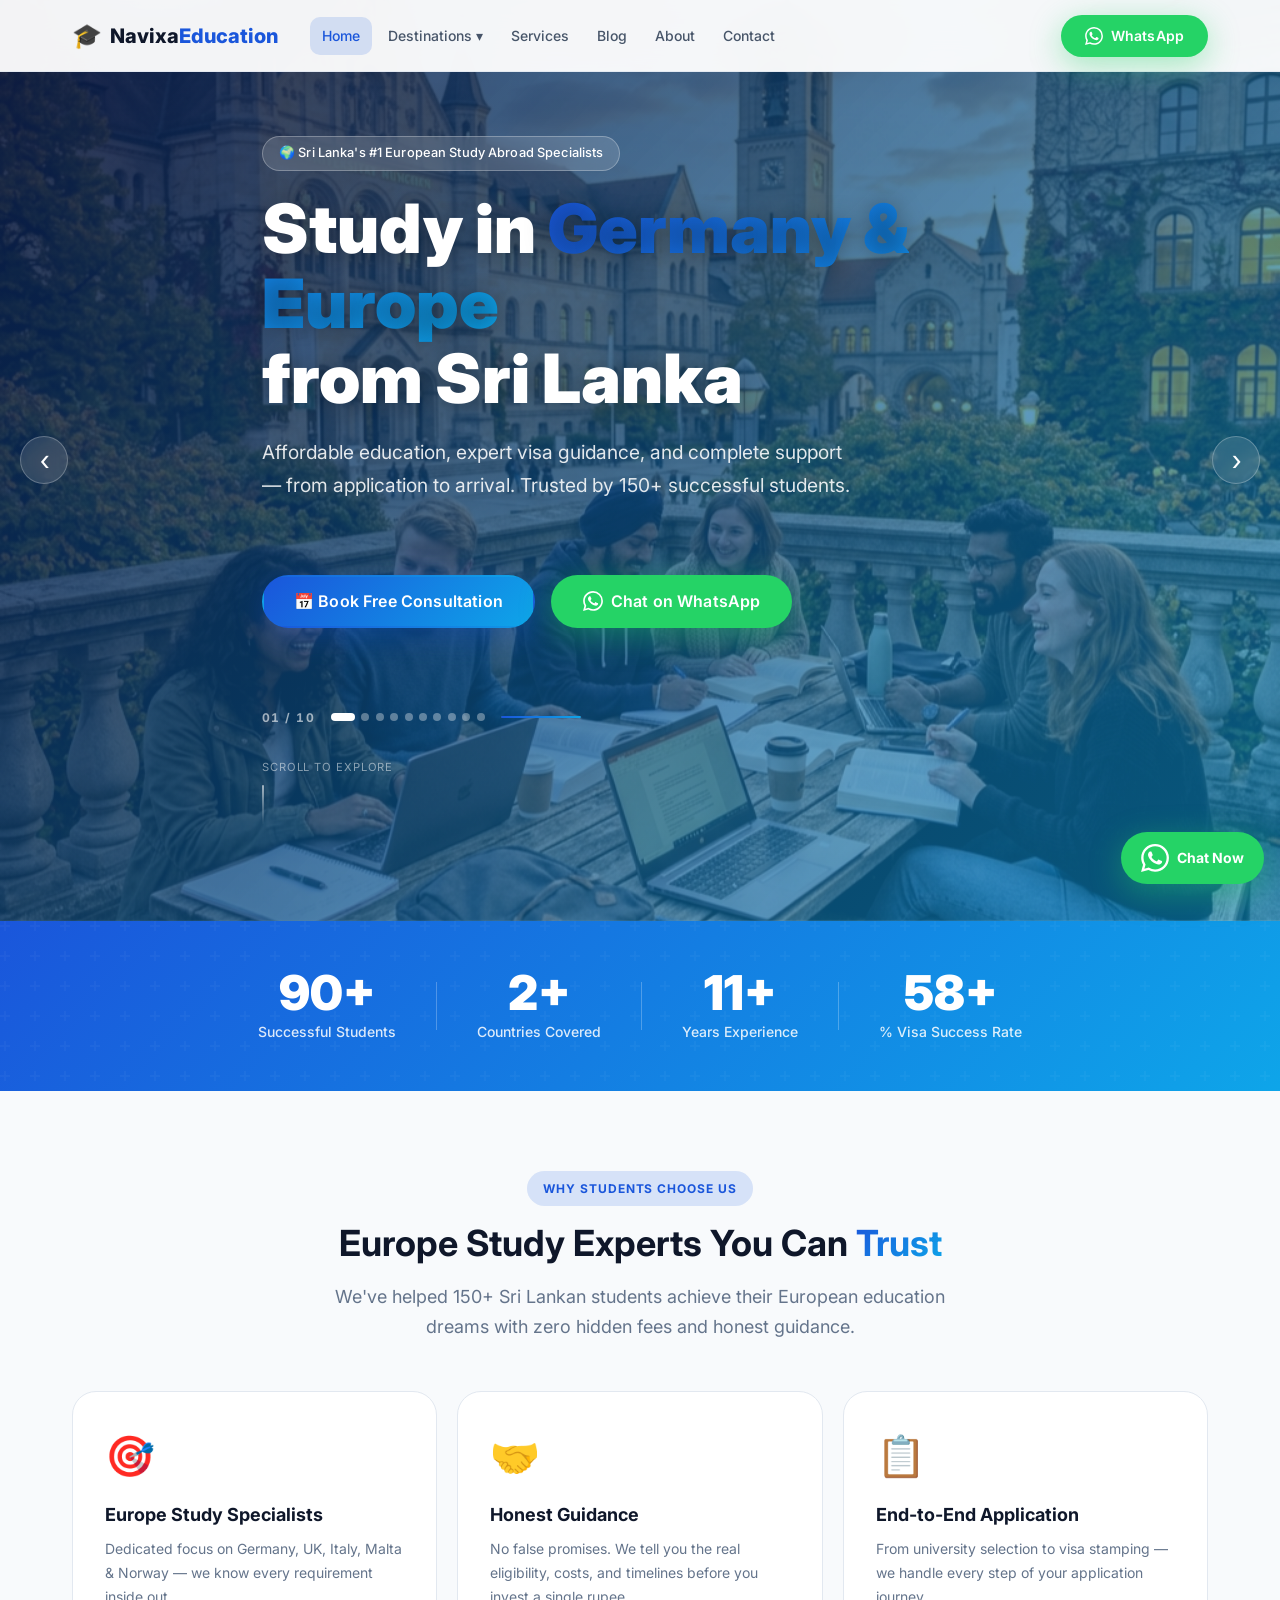
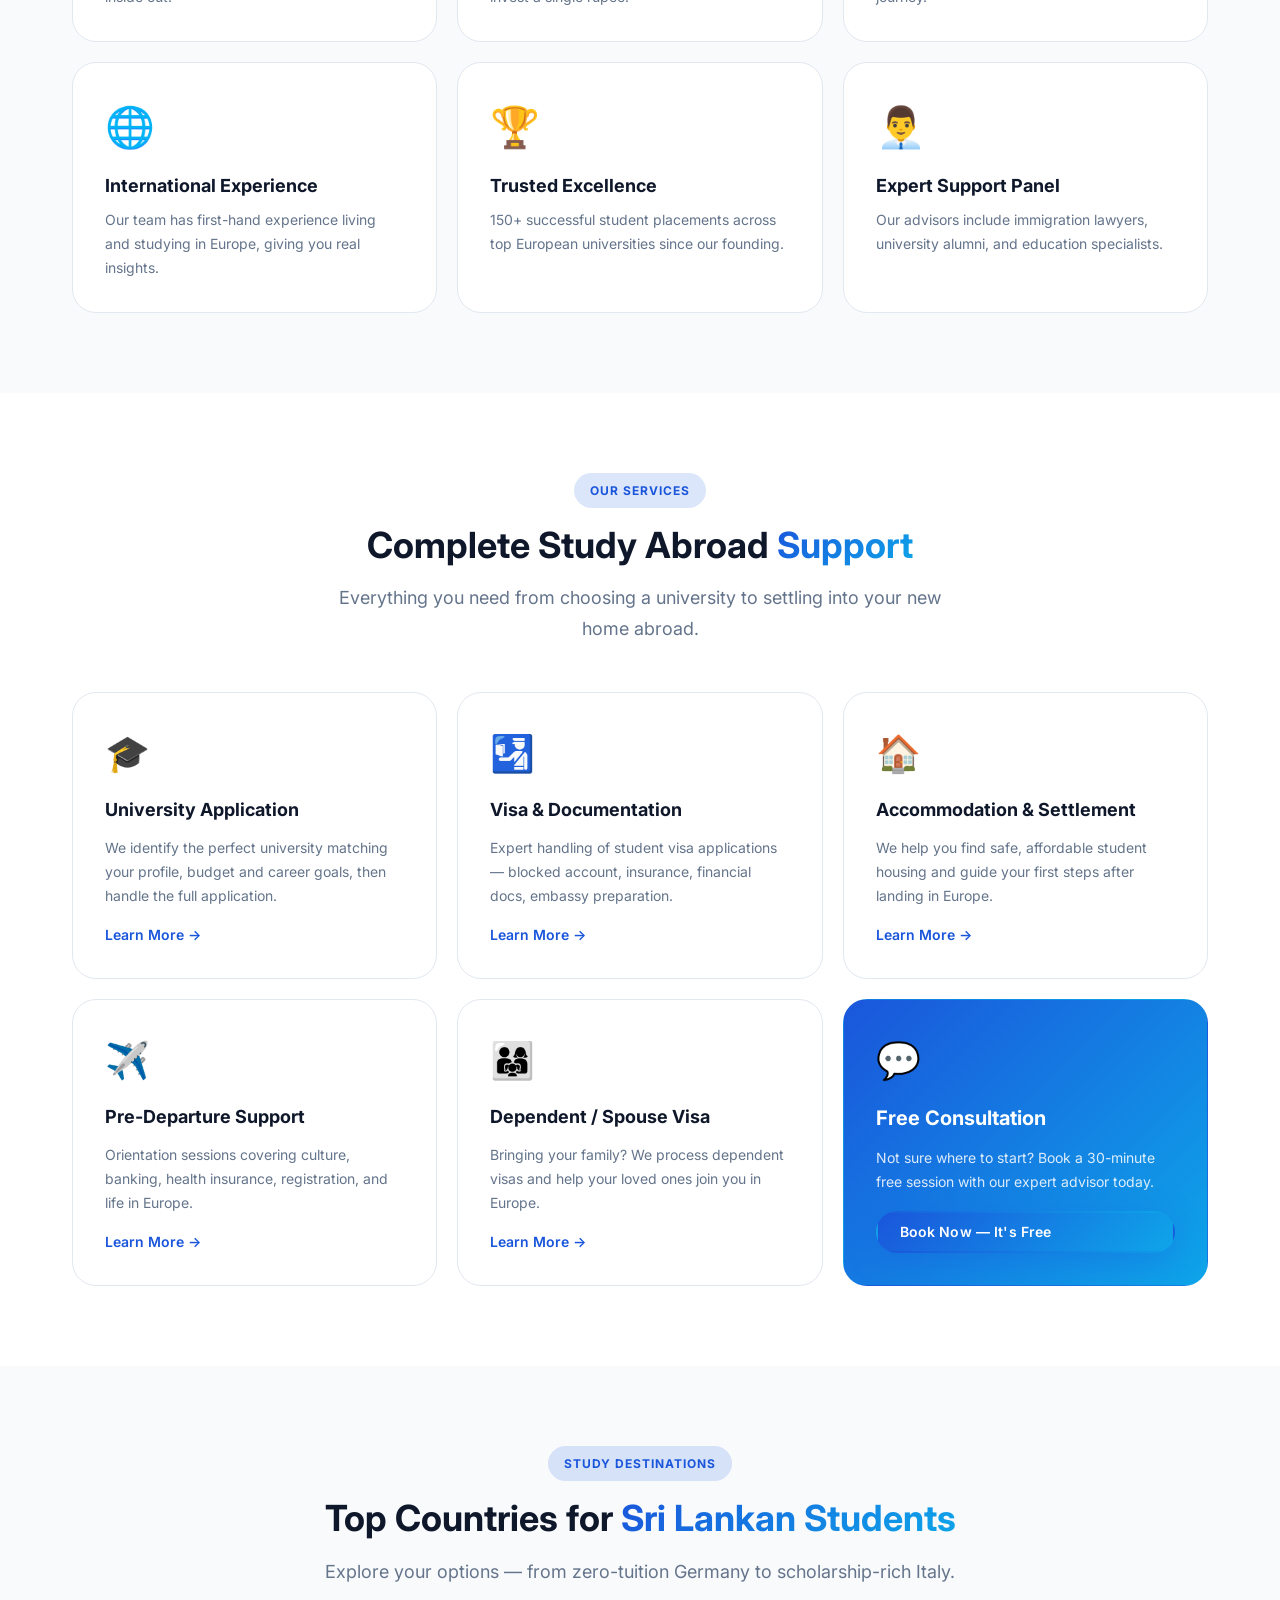
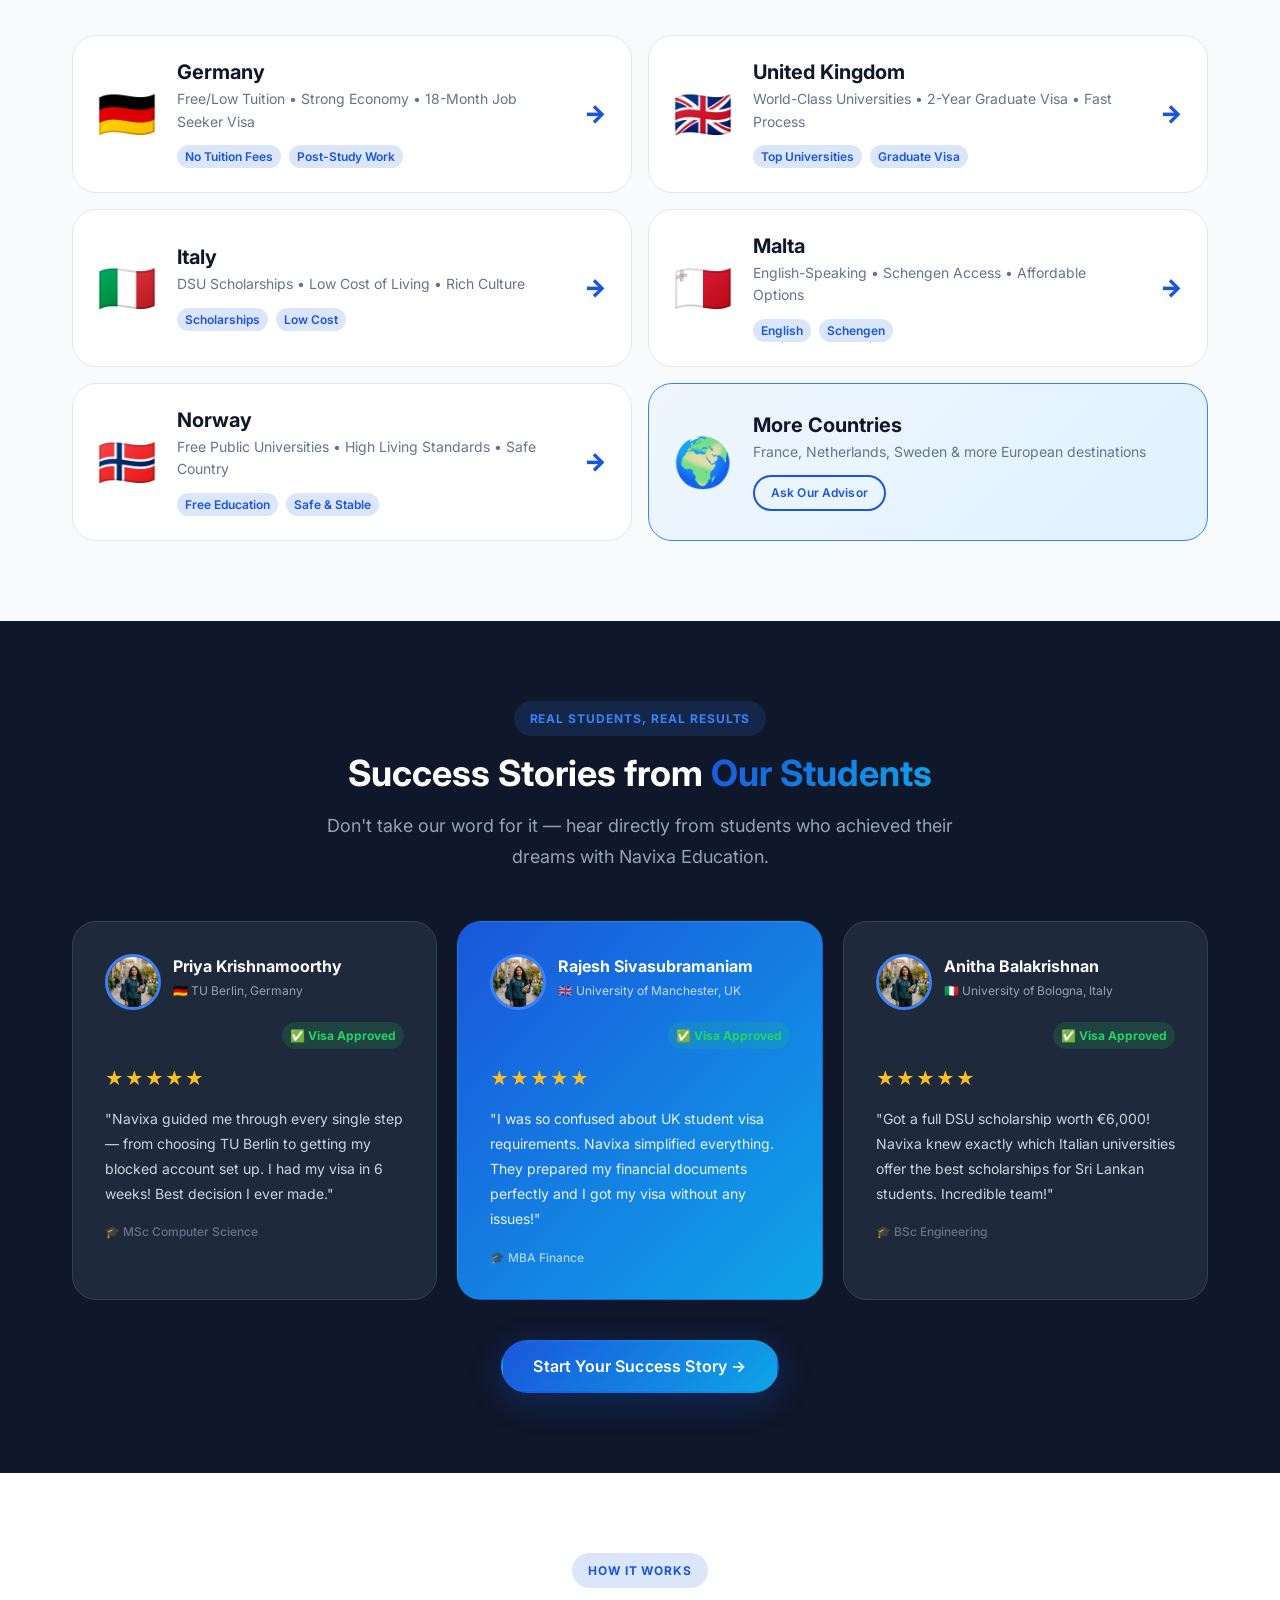
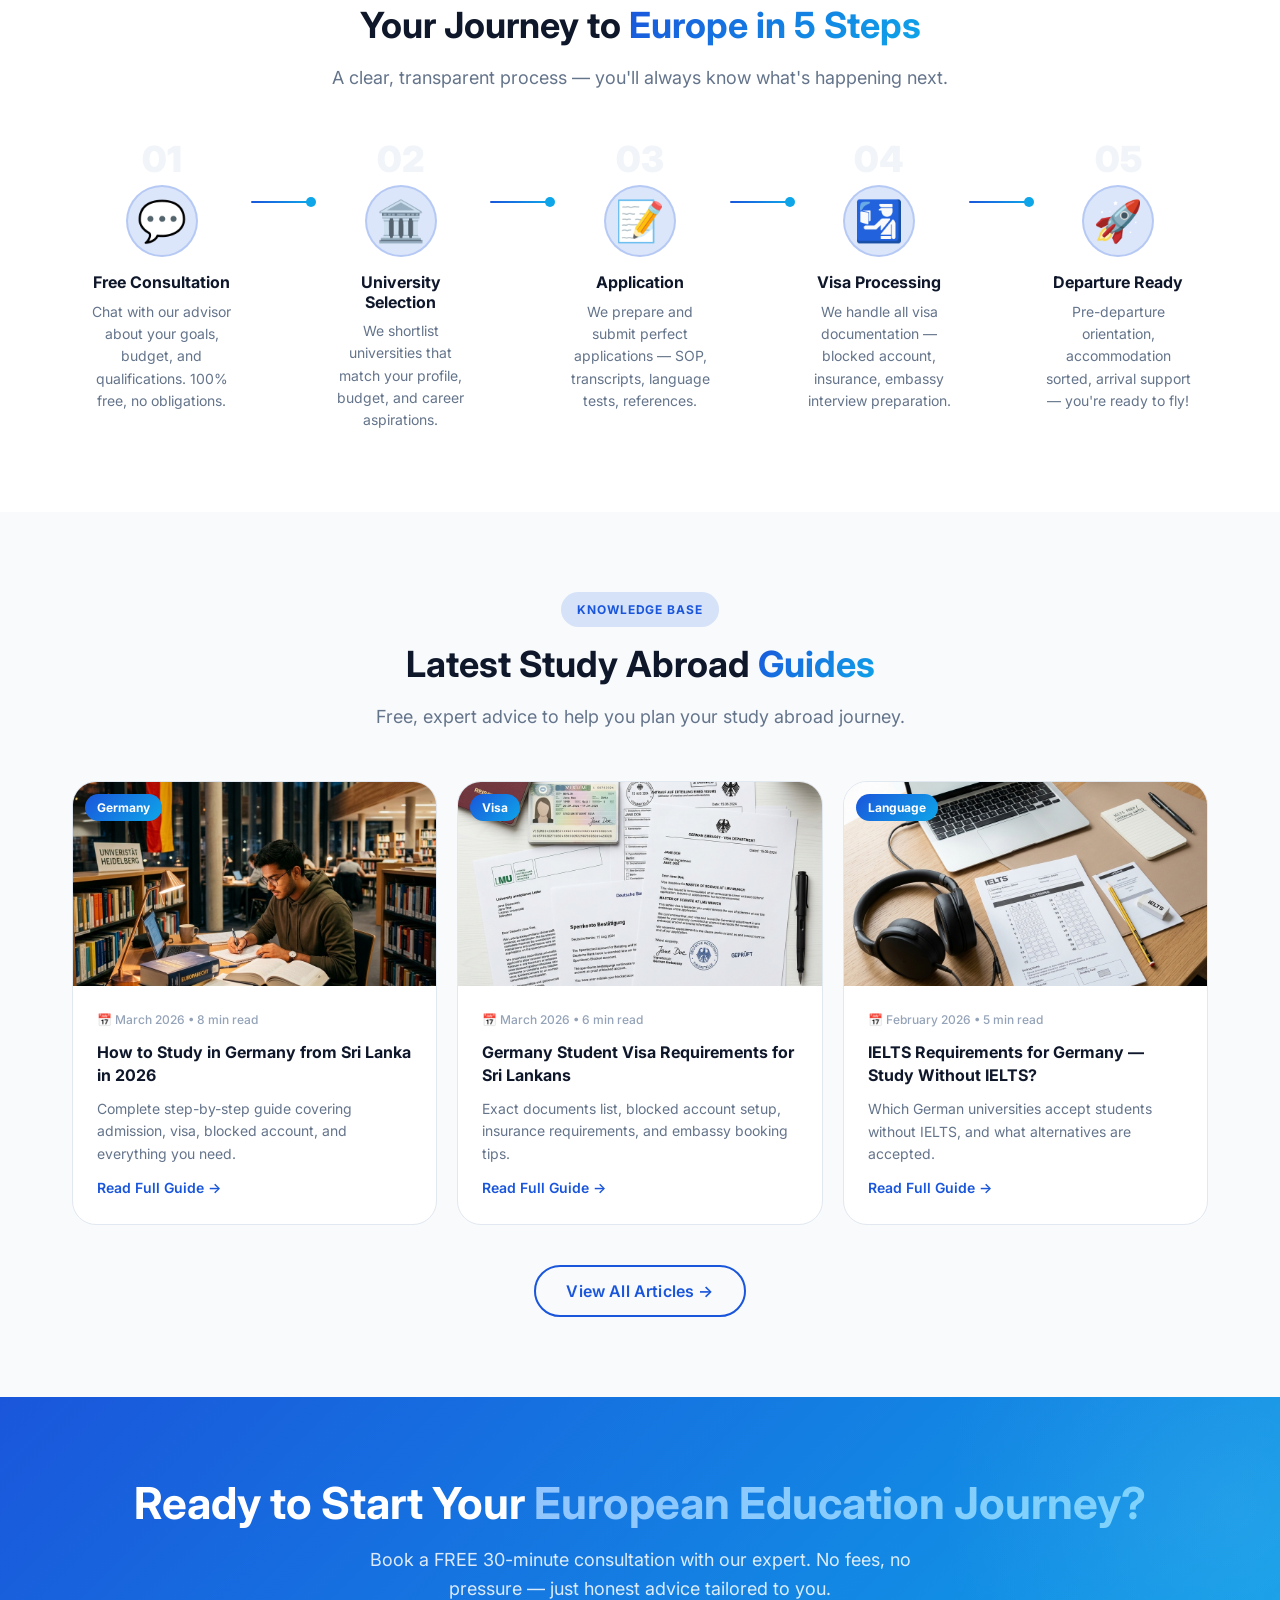
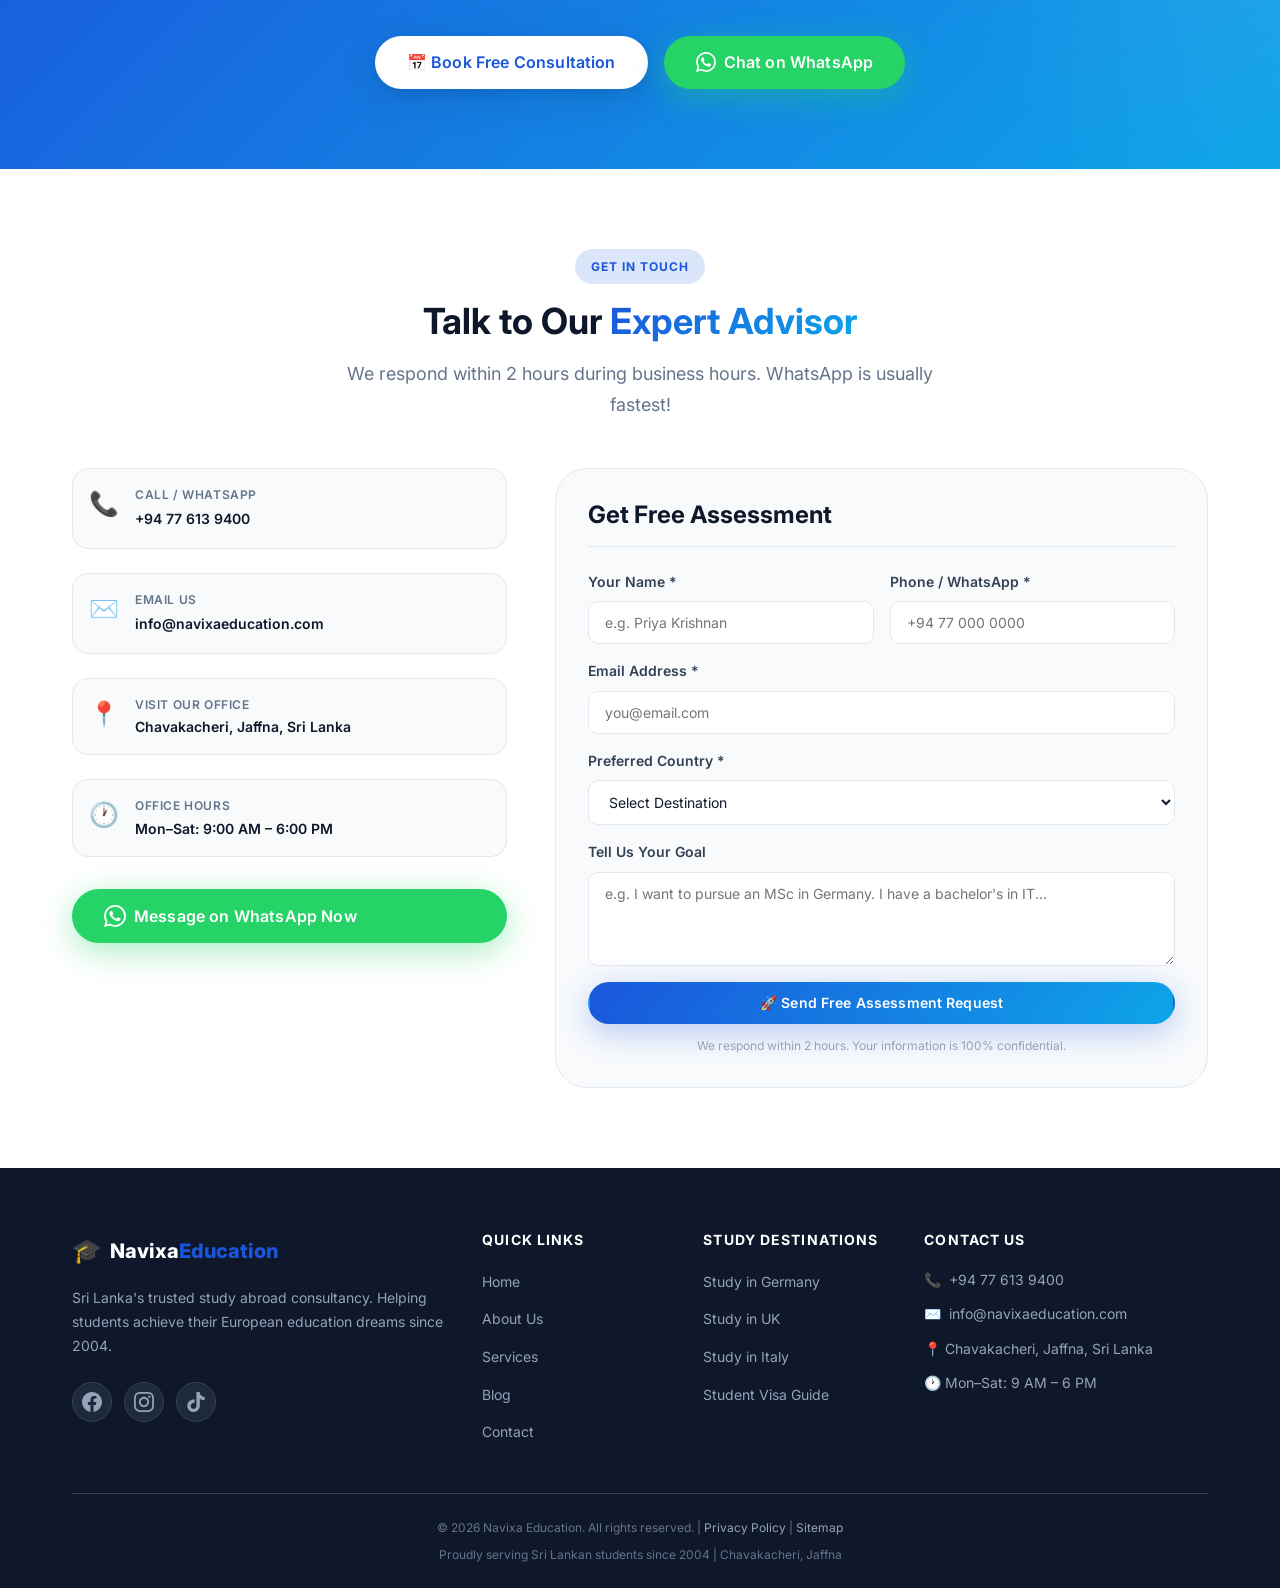
<file: index.html>
<!DOCTYPE html>
<html lang="en">
<head>
  <meta charset="UTF-8" />
  <meta name="viewport" content="width=device-width, initial-scale=1.0" />
  <title>Study in Germany from Sri Lanka | Navixa Education</title>
  <meta name="description" content="Navixa Education - Sri Lanka's trusted study abroad consultancy. Helping students study in Germany, UK, Italy & Europe with expert visa guidance from Jaffna." />
  <meta name="keywords" content="study in Germany Sri Lanka, Germany student visa Sri Lanka, study abroad consultants Jaffna, Europe education Sri Lanka" />
  <meta name="robots" content="index, follow" />
  <meta property="og:title" content="Study in Germany from Sri Lanka | Navixa Education" />
  <meta property="og:description" content="Expert study abroad guidance for Sri Lankan students. Germany, UK, Italy & Europe." />
  <meta property="og:type" content="website" />
  <meta property="og:url" content="https://navixaeducation.com/" />
  <link rel="canonical" href="https://navixaeducation.com/" />
  <link rel="stylesheet" href="css/style.css" />
  <link rel="stylesheet" href="css/responsive.css" />
  <link rel="preconnect" href="https://fonts.googleapis.com" />
  <link rel="preconnect" href="https://fonts.gstatic.com" crossorigin />
  <link href="https://fonts.googleapis.com/css2?family=Inter:wght@300;400;500;600;700;800;900&display=swap" rel="stylesheet" />
  <link rel="icon" type="image/png" href="images/favicon.png" />
</head>
<body>

  <!-- ===== HEADER / NAV ===== -->
  <header class="header" id="header">
    <div class="container nav-container">
      <a href="index.html" class="logo" aria-label="Navixa Education Home">
        <span class="logo-icon">🎓</span>
        <span class="logo-text">Navixa<span class="logo-accent">Education</span></span>
      </a>
      <nav class="nav" aria-label="Main navigation">
        <ul class="nav-list">
          <li><a href="index.html" class="nav-link active">Home</a></li>
          <li class="nav-dropdown">
            <a href="#" class="nav-link">Destinations ▾</a>
            <ul class="dropdown-menu">
              <li><a href="study-in-germany.html">🇩🇪 Germany</a></li>
              <li><a href="study-in-uk.html">🇬🇧 United Kingdom</a></li>
              <li><a href="study-in-italy.html">🇮🇹 Italy</a></li>
              <li><a href="student-visa-sri-lanka.html">🌍 Visa Guide</a></li>
            </ul>
          </li>
          <li><a href="services.html" class="nav-link">Services</a></li>
          <li><a href="blog.html" class="nav-link">Blog</a></li>
          <li><a href="about.html" class="nav-link">About</a></li>
          <li><a href="contact.html" class="nav-link">Contact</a></li>
        </ul>
      </nav>
      <a href="https://wa.me/94776139400?text=Hello%2C%20I%20want%20to%20know%20more%20about%20studying%20abroad" class="btn btn-whatsapp header-cta" target="_blank" rel="noopener noreferrer" id="header-whatsapp-btn">
        <svg width="18" height="18" viewBox="0 0 24 24" fill="currentColor"><path d="M17.472 14.382c-.297-.149-1.758-.867-2.03-.967-.273-.099-.471-.148-.67.15-.197.297-.767.966-.94 1.164-.173.199-.347.223-.644.075-.297-.15-1.255-.463-2.39-1.475-.883-.788-1.48-1.761-1.653-2.059-.173-.297-.018-.458.13-.606.134-.133.298-.347.446-.52.149-.174.198-.298.298-.497.099-.198.05-.371-.025-.52-.075-.149-.669-1.612-.916-2.207-.242-.579-.487-.5-.669-.51-.173-.008-.371-.01-.57-.01-.198 0-.52.074-.792.372-.272.297-1.04 1.016-1.04 2.479 0 1.462 1.065 2.875 1.213 3.074.149.198 2.096 3.2 5.077 4.487.709.306 1.262.489 1.694.625.712.227 1.36.195 1.871.118.571-.085 1.758-.719 2.006-1.413.248-.694.248-1.289.173-1.413-.074-.124-.272-.198-.57-.347m-5.421 7.403h-.004a9.87 9.87 0 01-5.031-1.378l-.361-.214-3.741.982.998-3.648-.235-.374a9.86 9.86 0 01-1.51-5.26c.001-5.45 4.436-9.884 9.888-9.884 2.64 0 5.122 1.03 6.988 2.898a9.825 9.825 0 012.893 6.994c-.003 5.45-4.437 9.884-9.885 9.884m8.413-18.297A11.815 11.815 0 0012.05 0C5.495 0 .16 5.335.157 11.892c0 2.096.547 4.142 1.588 5.945L.057 24l6.305-1.654a11.882 11.882 0 005.683 1.448h.005c6.554 0 11.89-5.335 11.893-11.893a11.821 11.821 0 00-3.48-8.413z"/></svg>
        WhatsApp
      </a>
      <button class="hamburger" id="hamburger" aria-label="Toggle mobile menu" aria-expanded="false">
        <span></span><span></span><span></span>
      </button>
    </div>
  </header>

  <!-- ===== HERO SECTION — Rotating Slider ===== -->
  <section class="hero hero-slider" id="home" aria-label="Hero banner">

    <!-- Slide Backgrounds (Ken Burns) -->
    <div class="hs-slides" id="hs-slides" aria-hidden="true">
      <div class="hs-slide active" data-index="0" style="--overlay:linear-gradient(135deg,rgba(10,25,70,.88) 0%,rgba(14,165,233,.55) 100%)">
        <div class="hs-bg" style="background-image:url('images/hero-bg.jpg')"></div>
        <div class="hs-overlay"></div>
      </div>
      <div class="hs-slide" data-index="1" style="--overlay:linear-gradient(135deg,rgba(15,50,30,.88) 0%,rgba(37,211,102,.45) 100%)">
        <div class="hs-bg" style="background-image:url('images/blog1.jpg')"></div>
        <div class="hs-overlay"></div>
      </div>
      <div class="hs-slide" data-index="2" style="--overlay:linear-gradient(135deg,rgba(60,10,80,.88) 0%,rgba(168,85,247,.5) 100%)">
        <div class="hs-bg" style="background-image:url('images/blog2.jpg')"></div>
        <div class="hs-overlay"></div>
      </div>
      <div class="hs-slide" data-index="3" style="--overlay:linear-gradient(135deg,rgba(80,20,10,.88) 0%,rgba(239,68,68,.5) 100%)">
        <div class="hs-bg" style="background-image:url('images/blog3.jpg')"></div>
        <div class="hs-overlay"></div>
      </div>
      <div class="hs-slide" data-index="4" style="--overlay:linear-gradient(135deg,rgba(10,40,70,.88) 0%,rgba(59,130,246,.55) 100%)">
        <div class="hs-bg" style="background-image:url('images/hero-bg.jpg');background-position:60% center;"></div>
        <div class="hs-overlay"></div>
      </div>
      <div class="hs-slide" data-index="5" style="--overlay:linear-gradient(135deg,rgba(5,25,50,.9) 0%,rgba(14,165,233,.6) 100%)">
        <div class="hs-bg" style="background-image:url('images/blog1.jpg');background-position:30% center;"></div>
        <div class="hs-overlay"></div>
      </div>
      <div class="hs-slide" data-index="6" style="--overlay:linear-gradient(135deg,rgba(30,10,60,.88) 0%,rgba(99,102,241,.55) 100%)">
        <div class="hs-bg" style="background-image:url('images/blog2.jpg');background-position:top center;"></div>
        <div class="hs-overlay"></div>
      </div>
      <div class="hs-slide" data-index="7" style="--overlay:linear-gradient(135deg,rgba(10,60,40,.88) 0%,rgba(16,185,129,.55) 100%)">
        <div class="hs-bg" style="background-image:url('images/blog3.jpg');background-position:bottom center;"></div>
        <div class="hs-overlay"></div>
      </div>
      <div class="hs-slide" data-index="8" style="--overlay:linear-gradient(135deg,rgba(60,30,5,.88) 0%,rgba(245,158,11,.5) 100%)">
        <div class="hs-bg" style="background-image:url('images/hero-bg.jpg');background-position:right center;"></div>
        <div class="hs-overlay"></div>
      </div>
      <div class="hs-slide" data-index="9" style="--overlay:linear-gradient(135deg,rgba(10,10,60,.9) 0%,rgba(139,92,246,.55) 100%)">
        <div class="hs-bg" style="background-image:url('images/blog1.jpg');background-position:left center;"></div>
        <div class="hs-overlay"></div>
      </div>
    </div>

    <!-- Slide Content -->
    <div class="container hs-content-wrap">
      <div class="hs-text" id="hs-text">

        <!-- Slide 0 (default visible) -->
        <div class="hs-text-slide active" data-index="0">
          <div class="hero-badge"><span>🌍 Sri Lanka's #1 European Study Abroad Specialists</span></div>
          <h1 class="hero-title">Study in <span class="text-gradient">Germany & Europe</span><br>from Sri Lanka</h1>
          <p class="hero-subtitle">Affordable education, expert visa guidance, and complete support — from application to arrival. Trusted by 150+ successful students.</p>
        </div>

        <!-- Slide 1 -->
        <div class="hs-text-slide" data-index="1">
          <div class="hero-badge"><span>🇩🇪 Zero Tuition Fees at Top German Universities</span></div>
          <h1 class="hero-title">Study in <span class="text-gradient-green">Germany</span><br>Tuition-Free</h1>
          <p class="hero-subtitle">Public German universities charge near-zero tuition. Earn a world-class degree and stay 18 months on a job seeker visa. We handle everything.</p>
        </div>

        <!-- Slide 2 -->
        <div class="hs-text-slide" data-index="2">
          <div class="hero-badge"><span>🇬🇧 UK Student Visa — Fast & Reliable</span></div>
          <h1 class="hero-title">Study in <span class="text-gradient-purple">UK</span><br>in 1-Year Master's</h1>
          <p class="hero-subtitle">Save a full year with 1-year UK Master's programs. 2-year Graduate Route Visa. Oxford, Cambridge, Manchester — we get you in.</p>
        </div>

        <!-- Slide 3 -->
        <div class="hs-text-slide" data-index="3">
          <div class="hero-badge"><span>🇮🇹 DSU Scholarships up to €6,000 for Sri Lankans</span></div>
          <h1 class="hero-title">Study in <span class="text-gradient-red">Italy</span><br>with Scholarships</h1>
          <p class="hero-subtitle">Italy's DSU grants cover tuition, accommodation & a monthly stipend. Most Sri Lankan families qualify. We've placed 30+ students already.</p>
        </div>

        <!-- Slide 4 -->
        <div class="hs-text-slide" data-index="4">
          <div class="hero-badge"><span>🎯 98% Visa Approval Rate — 150+ Students Placed</span></div>
          <h1 class="hero-title">Start Your <span class="text-gradient">European Dream</span><br>from Jaffna</h1>
          <p class="hero-subtitle">Based in Chavakacheri, Jaffna — Navixa Education is Northern Sri Lanka's most trusted study abroad consultancy. Real results, zero false promises.</p>
        </div>

        <!-- Slide 5 -->
        <div class="hs-text-slide" data-index="5">
          <div class="hero-badge"><span>🛂 Complete Visa Guidance — Embassy Ready</span></div>
          <h1 class="hero-title">Student Visa<br><span class="text-gradient">Approved.</span> Every Time.</h1>
          <p class="hero-subtitle">Our 98% visa success rate comes from meticulous document preparation, financial planning, and mock embassy interview sessions for every student.</p>
        </div>

        <!-- Slide 6 -->
        <div class="hs-text-slide" data-index="6">
          <div class="hero-badge"><span>🏆 End-to-End Support — University to Arrival</span></div>
          <h1 class="hero-title">From Application<br>to <span class="text-gradient-purple">Arrival in Europe</span></h1>
          <p class="hero-subtitle">We handle everything — university selection, SOP writing, visa documents, blocked account, accommodation, and pre-departure orientation. Full package.</p>
        </div>

        <!-- Slide 7 -->
        <div class="hs-text-slide" data-index="7">
          <div class="hero-badge"><span>🇳🇴 Free Education in Norway & Scandinavia</span></div>
          <h1 class="hero-title">Study in <span class="text-gradient-green">Norway</span><br>Absolutely Free</h1>
          <p class="hero-subtitle">Norwegian public universities charge no tuition fees. High living standards, safe environment, and stunning landscapes await Sri Lankan students.</p>
        </div>

        <!-- Slide 8 -->
        <div class="hs-text-slide" data-index="8">
          <div class="hero-badge"><span>💬 Free Consultation — No Hidden Fees Ever</span></div>
          <h1 class="hero-title">Get Honest<br><span class="text-gradient">Expert Advice</span> — Free</h1>
          <p class="hero-subtitle">Book your 30-minute free consultation with our advisor. We assess your profile, explain all options honestly, and build your personalized study roadmap.</p>
        </div>

        <!-- Slide 9 -->
        <div class="hs-text-slide" data-index="9">
          <div class="hero-badge"><span>🌐 5 Countries • 150+ Students • 20+ Years Experience</span></div>
          <h1 class="hero-title">Your Future<br>Starts in <span class="text-gradient-purple">Europe</span> Today</h1>
          <p class="hero-subtitle">Germany, UK, Italy, Malta, Norway — wherever your goals take you, Navixa Education guides you there. Join 150+ Sri Lankan students who made it.</p>
        </div>

      </div><!-- /.hs-text -->

      <!-- CTA Buttons (static, always visible) -->
      <div class="hero-actions hs-actions">
        <a href="contact.html" class="btn btn-primary btn-lg" id="hero-consultation-btn">
          📅 Book Free Consultation
        </a>
        <a href="https://wa.me/94776139400?text=Hello%2C%20I%20want%20a%20free%20consultation%20about%20studying%20abroad" class="btn btn-whatsapp btn-lg" target="_blank" rel="noopener noreferrer" id="hero-whatsapp-btn">
          <svg width="20" height="20" viewBox="0 0 24 24" fill="currentColor"><path d="M17.472 14.382c-.297-.149-1.758-.867-2.03-.967-.273-.099-.471-.148-.67.15-.197.297-.767.966-.94 1.164-.173.199-.347.223-.644.075-.297-.15-1.255-.463-2.39-1.475-.883-.788-1.48-1.761-1.653-2.059-.173-.297-.018-.458.13-.606.134-.133.298-.347.446-.52.149-.174.198-.298.298-.497.099-.198.05-.371-.025-.52-.075-.149-.669-1.612-.916-2.207-.242-.579-.487-.5-.669-.51-.173-.008-.371-.01-.57-.01-.198 0-.52.074-.792.372-.272.297-1.04 1.016-1.04 2.479 0 1.462 1.065 2.875 1.213 3.074.149.198 2.096 3.2 5.077 4.487.709.306 1.262.489 1.694.625.712.227 1.36.195 1.871.118.571-.085 1.758-.719 2.006-1.413.248-.694.248-1.289.173-1.413-.074-.124-.272-.198-.57-.347m-5.421 7.403h-.004a9.87 9.87 0 01-5.031-1.378l-.361-.214-3.741.982.998-3.648-.235-.374a9.86 9.86 0 01-1.51-5.26c.001-5.45 4.436-9.884 9.888-9.884 2.64 0 5.122 1.03 6.988 2.898a9.825 9.825 0 012.893 6.994c-.003 5.45-4.437 9.884-9.885 9.884m8.413-18.297A11.815 11.815 0 0012.05 0C5.495 0 .16 5.335.157 11.892c0 2.096.547 4.142 1.588 5.945L.057 24l6.305-1.654a11.882 11.882 0 005.683 1.448h.005c6.554 0 11.89-5.335 11.893-11.893a11.821 11.821 0 00-3.48-8.413z"/></svg>
          Chat on WhatsApp
        </a>
      </div>

      <!-- Slide Counter + Dots -->
      <div class="hs-nav">
        <span class="hs-counter" id="hs-counter" aria-live="polite">01 / 10</span>
        <div class="hs-dots" id="hs-dots" role="tablist" aria-label="Slide navigation">
          <button class="hs-dot active" data-dot="0" role="tab" aria-label="Slide 1" aria-selected="true"></button>
          <button class="hs-dot" data-dot="1" role="tab" aria-label="Slide 2" aria-selected="false"></button>
          <button class="hs-dot" data-dot="2" role="tab" aria-label="Slide 3" aria-selected="false"></button>
          <button class="hs-dot" data-dot="3" role="tab" aria-label="Slide 4" aria-selected="false"></button>
          <button class="hs-dot" data-dot="4" role="tab" aria-label="Slide 5" aria-selected="false"></button>
          <button class="hs-dot" data-dot="5" role="tab" aria-label="Slide 6" aria-selected="false"></button>
          <button class="hs-dot" data-dot="6" role="tab" aria-label="Slide 7" aria-selected="false"></button>
          <button class="hs-dot" data-dot="7" role="tab" aria-label="Slide 8" aria-selected="false"></button>
          <button class="hs-dot" data-dot="8" role="tab" aria-label="Slide 9" aria-selected="false"></button>
          <button class="hs-dot" data-dot="9" role="tab" aria-label="Slide 10" aria-selected="false"></button>
        </div>
        <!-- Progress bar -->
        <div class="hs-progress"><div class="hs-progress-bar" id="hs-progress-bar"></div></div>
      </div>

      <!-- Scroll Indicator -->
      <div class="hero-scroll">
        <span>Scroll to explore</span>
        <div class="scroll-indicator"></div>
      </div>

    </div><!-- /.container -->

    <!-- Prev / Next Arrows -->
    <button class="hs-arrow hs-prev" id="hs-prev" aria-label="Previous slide">&#8249;</button>
    <button class="hs-arrow hs-next" id="hs-next" aria-label="Next slide">&#8250;</button>

  </section>

  <!-- ===== HERO SLIDER STYLES ===== -->
  <style>
  /* ── Gradient text variants ── */
  .text-gradient-green {
    background: linear-gradient(135deg,#22c55e,#4ade80);
    -webkit-background-clip: text; -webkit-text-fill-color: transparent; background-clip: text;
  }
  .text-gradient-purple {
    background: linear-gradient(135deg,#a855f7,#818cf8);
    -webkit-background-clip: text; -webkit-text-fill-color: transparent; background-clip: text;
  }
  .text-gradient-red {
    background: linear-gradient(135deg,#f43f5e,#fb923c);
    -webkit-background-clip: text; -webkit-text-fill-color: transparent; background-clip: text;
  }

  /* ── Slider shell ── */
  .hero-slider {
    position: relative;
    min-height: 100svh;
    min-height: 100vh;
    display: flex;
    align-items: center;
    overflow: hidden;
  }

  /* ── Background slides ── */
  .hs-slides { position: absolute; inset: 0; z-index: 0; }
  .hs-slide {
    position: absolute; inset: 0;
    opacity: 0;
    transition: opacity 1s ease;
  }
  .hs-slide.active { opacity: 1; }
  .hs-bg {
    position: absolute; inset: 0;
    background-size: cover;
    background-position: center;
    transform: scale(1.08);
    transition: transform 10s ease;
    will-change: transform;
  }
  .hs-slide.active .hs-bg { transform: scale(1); } /* Ken Burns zoom out */
  .hs-overlay {
    position: absolute; inset: 0;
    background: var(--overlay, linear-gradient(135deg,rgba(10,25,70,.88),rgba(14,165,233,.55)));
  }

  /* ── Content wrapper ── */
  .hs-content-wrap {
    position: relative; z-index: 2;
    padding-top: calc(var(--header-height, 72px) + 4rem);
    padding-bottom: 6rem;
    display: flex;
    flex-direction: column;
    align-items: flex-start;
    gap: 2rem;
    max-width: 820px;
  }

  /* ── Text slides ── */
  .hs-text { position: relative; width: 100%; }
  .hs-text-slide {
    position: absolute; top: 0; left: 0; width: 100%;
    opacity: 0;
    transform: translateY(20px);
    transition: opacity 0.7s ease, transform 0.7s ease;
    pointer-events: none;
    /* prevent layout collapse */
    visibility: hidden;
  }
  .hs-text-slide.active {
    position: relative;
    opacity: 1;
    transform: translateY(0);
    pointer-events: auto;
    visibility: visible;
  }
  /* Reserve enough height so container doesn't jump */
  .hs-text { min-height: 200px; }

  .hs-text-slide .hero-badge {
    display: inline-flex;
    align-items: center;
    background: rgba(255,255,255,0.14);
    backdrop-filter: blur(12px);
    border: 1px solid rgba(255,255,255,0.28);
    color: #fff;
    padding: 0.4rem 1rem;
    border-radius: 999px;
    font-size: 0.8rem;
    font-weight: 500;
    margin-bottom: 1.25rem;
    letter-spacing: 0.01em;
  }
  .hs-text-slide .hero-title {
    color: #fff;
    font-size: clamp(2rem, 5.5vw, 4.25rem);
    font-weight: 900;
    line-height: 1.1;
    margin-bottom: 1.25rem;
    text-shadow: 0 2px 24px rgba(0,0,0,0.35);
  }
  .hs-text-slide .hero-subtitle {
    color: rgba(255,255,255,0.87);
    font-size: clamp(0.95rem, 2vw, 1.2rem);
    line-height: 1.75;
    max-width: 600px;
  }

  /* ── CTA Buttons ── */
  .hs-actions {
    display: flex;
    gap: 1rem;
    flex-wrap: wrap;
    margin-top: 0;
  }

  /* ── Navigation bar ── */
  .hs-nav {
    display: flex;
    align-items: center;
    gap: 1rem;
    flex-wrap: wrap;
  }
  .hs-counter {
    color: rgba(255,255,255,0.6);
    font-size: 0.75rem;
    font-weight: 700;
    letter-spacing: 0.12em;
    font-variant-numeric: tabular-nums;
    min-width: 40px;
  }
  .hs-dots { display: flex; gap: 0.4rem; }
  .hs-dot {
    width: 8px; height: 8px;
    border-radius: 50%;
    background: rgba(255,255,255,0.35);
    border: none; cursor: pointer;
    transition: all 0.3s ease;
    padding: 0;
  }
  .hs-dot.active {
    background: #fff;
    width: 24px;
    border-radius: 4px;
  }
  .hs-dot:hover { background: rgba(255,255,255,0.7); }

  /* Progress bar */
  .hs-progress {
    flex: 1;
    height: 2px;
    background: rgba(255,255,255,0.15);
    border-radius: 2px;
    min-width: 80px;
    max-width: 200px;
    overflow: hidden;
  }
  .hs-progress-bar {
    height: 100%;
    width: 0%;
    background: linear-gradient(90deg,#1a56db,#0ea5e9);
    border-radius: 2px;
    transition: width linear;
  }

  /* ── Arrows ── */
  .hs-arrow {
    position: absolute; top: 50%; z-index: 3;
    transform: translateY(-50%);
    width: 48px; height: 48px;
    background: rgba(255,255,255,0.12);
    backdrop-filter: blur(8px);
    border: 1px solid rgba(255,255,255,0.25);
    border-radius: 50%;
    color: #fff;
    font-size: 1.75rem;
    line-height: 1;
    display: flex; align-items: center; justify-content: center;
    cursor: pointer;
    transition: all 0.25s ease;
  }
  .hs-arrow:hover {
    background: rgba(255,255,255,0.25);
    transform: translateY(-50%) scale(1.08);
  }
  .hs-prev { left: 1.25rem; }
  .hs-next { right: 1.25rem; }

  /* ── Scroll indicator ── */
  .hero-scroll {
    display: flex;
    flex-direction: column;
    align-items: flex-start;
    gap: 0.5rem;
    color: rgba(255,255,255,0.5);
    font-size: 0.7rem;
    letter-spacing: 0.08em;
    text-transform: uppercase;
  }

  /* ── RESPONSIVE ── */
  @media (max-width: 768px) {
    .hs-content-wrap {
      padding-top: calc(var(--header-height,60px) + 2rem);
      padding-bottom: 5rem;
      gap: 1.5rem;
    }
    .hs-text { min-height: 160px; }
    .hs-text-slide .hero-title { font-size: clamp(1.6rem, 7vw, 2.5rem); }
    .hs-text-slide .hero-subtitle { font-size: 0.9rem; }
    .hs-text-slide .hero-badge { font-size: 0.7rem; padding: 0.3rem 0.75rem; }
    .hs-actions { flex-direction: column; gap: 0.65rem; }
    .hs-actions .btn { width: 100%; justify-content: center; }
    .hs-arrow { width: 38px; height: 38px; font-size: 1.375rem; }
    .hs-prev { left: 0.5rem; }
    .hs-next { right: 0.5rem; }
    .hs-progress { display: none; }
    .hero-scroll { display: none; }
  }
  @media (max-width: 480px) {
    .hs-content-wrap { padding-top: calc(var(--header-height,58px) + 1.5rem); }
    .hs-text { min-height: 140px; }
    .hs-text-slide .hero-title { font-size: clamp(1.4rem, 8vw, 2rem); line-height: 1.15; }
    .hs-text-slide .hero-subtitle { font-size: 0.85rem; }
    .hs-counter { display: none; }
    .hs-arrow { display: none; }
  }
  </style>

  <!-- ===== HERO SLIDER SCRIPT ===== -->
  <script>
  (function () {
    var TOTAL = 10;
    var DELAY = 5000; // 5 seconds
    var current = 0;
    var timer = null;
    var progressTimer = null;
    var startTime = null;

    var slides     = document.querySelectorAll('.hs-slide');
    var textSlides = document.querySelectorAll('.hs-text-slide');
    var dots       = document.querySelectorAll('.hs-dot');
    var counter    = document.getElementById('hs-counter');
    var progressBar= document.getElementById('hs-progress-bar');
    var prevBtn    = document.getElementById('hs-prev');
    var nextBtn    = document.getElementById('hs-next');

    function pad(n) { return n < 10 ? '0' + n : '' + n; }

    function goTo(index) {
      slides[current].classList.remove('active');
      textSlides[current].classList.remove('active');
      dots[current].classList.remove('active');
      dots[current].setAttribute('aria-selected', 'false');

      current = ((index % TOTAL) + TOTAL) % TOTAL;

      slides[current].classList.add('active');
      textSlides[current].classList.add('active');
      dots[current].classList.add('active');
      dots[current].setAttribute('aria-selected', 'true');

      if (counter) counter.textContent = pad(current + 1) + ' / ' + pad(TOTAL);

      resetProgress();
    }

    function next() { goTo(current + 1); }
    function prev() { goTo(current - 1); }

    function resetProgress() {
      if (progressBar) {
        progressBar.style.transition = 'none';
        progressBar.style.width = '0%';
        // Force reflow
        void progressBar.offsetWidth;
        progressBar.style.transition = 'width ' + DELAY + 'ms linear';
        progressBar.style.width = '100%';
      }
    }

    function startAuto() {
      if (timer) clearInterval(timer);
      timer = setInterval(next, DELAY);
      resetProgress();
    }

    function stopAuto() {
      if (timer) clearInterval(timer);
      timer = null;
      if (progressBar) { progressBar.style.transition = 'none'; }
    }

    // Arrow buttons
    if (prevBtn) prevBtn.addEventListener('click', function () { stopAuto(); prev(); startAuto(); });
    if (nextBtn) nextBtn.addEventListener('click', function () { stopAuto(); next(); startAuto(); });

    // Dot buttons
    dots.forEach(function (dot) {
      dot.addEventListener('click', function () {
        var idx = parseInt(dot.getAttribute('data-dot'));
        stopAuto(); goTo(idx); startAuto();
      });
    });

    // Touch/swipe support
    var touchStartX = 0;
    var heroEl = document.querySelector('.hero-slider');
    if (heroEl) {
      heroEl.addEventListener('touchstart', function (e) {
        touchStartX = e.changedTouches[0].screenX;
      }, { passive: true });
      heroEl.addEventListener('touchend', function (e) {
        var diff = touchStartX - e.changedTouches[0].screenX;
        if (Math.abs(diff) > 40) {
          stopAuto();
          if (diff > 0) next(); else prev();
          startAuto();
        }
      }, { passive: true });
    }

    // Pause on hover (desktop)
    if (heroEl) {
      heroEl.addEventListener('mouseenter', stopAuto);
      heroEl.addEventListener('mouseleave', startAuto);
    }

    // Keyboard navigation
    document.addEventListener('keydown', function (e) {
      if (e.key === 'ArrowLeft') { stopAuto(); prev(); startAuto(); }
      if (e.key === 'ArrowRight') { stopAuto(); next(); startAuto(); }
    });

    // Init
    goTo(0);
    startAuto();
  })();
  </script>

  <!-- ===== TRUST BAR ===== -->
  <section class="trust-bar" aria-label="Trust indicators">
    <div class="container">
      <div class="trust-grid">
        <div class="trust-item">
          <div class="trust-number" data-count="150">0</div>
          <div class="trust-label">Successful Students</div>
        </div>
        <div class="trust-divider"></div>
        <div class="trust-item">
          <div class="trust-number" data-count="5">0</div>
          <div class="trust-label">Countries Covered</div>
        </div>
        <div class="trust-divider"></div>
        <div class="trust-item">
          <div class="trust-number" data-count="20">0</div>
          <div class="trust-label">Years Experience</div>
        </div>
        <div class="trust-divider"></div>
        <div class="trust-item">
          <div class="trust-number" data-count="98">0</div>
          <div class="trust-label">% Visa Success Rate</div>
        </div>
      </div>
    </div>
  </section>

  <!-- ===== WHY CHOOSE US ===== -->
  <section class="section why-us" id="why-us" aria-labelledby="why-us-title">
    <div class="container">
      <div class="section-header">
        <div class="section-badge">Why Students Choose Us</div>
        <h2 class="section-title" id="why-us-title">Europe Study Experts You Can <span class="text-gradient">Trust</span></h2>
        <p class="section-subtitle">We've helped 150+ Sri Lankan students achieve their European education dreams with zero hidden fees and honest guidance.</p>
      </div>
      <div class="features-grid">
        <div class="feature-card">
          <div class="feature-icon" aria-hidden="true">🎯</div>
          <h3>Europe Study Specialists</h3>
          <p>Dedicated focus on Germany, UK, Italy, Malta & Norway — we know every requirement inside out.</p>
        </div>
        <div class="feature-card">
          <div class="feature-icon" aria-hidden="true">🤝</div>
          <h3>Honest Guidance</h3>
          <p>No false promises. We tell you the real eligibility, costs, and timelines before you invest a single rupee.</p>
        </div>
        <div class="feature-card">
          <div class="feature-icon" aria-hidden="true">📋</div>
          <h3>End-to-End Application</h3>
          <p>From university selection to visa stamping — we handle every step of your application journey.</p>
        </div>
        <div class="feature-card">
          <div class="feature-icon" aria-hidden="true">🌐</div>
          <h3>International Experience</h3>
          <p>Our team has first-hand experience living and studying in Europe, giving you real insights.</p>
        </div>
        <div class="feature-card">
          <div class="feature-icon" aria-hidden="true">🏆</div>
          <h3>Trusted Excellence</h3>
          <p>150+ successful student placements across top European universities since our founding.</p>
        </div>
        <div class="feature-card">
          <div class="feature-icon" aria-hidden="true">👨‍💼</div>
          <h3>Expert Support Panel</h3>
          <p>Our advisors include immigration lawyers, university alumni, and education specialists.</p>
        </div>
      </div>
    </div>
  </section>

  <!-- ===== SERVICES ===== -->
  <section class="section services-section" id="services" aria-labelledby="services-title">
    <div class="container">
      <div class="section-header">
        <div class="section-badge">Our Services</div>
        <h2 class="section-title" id="services-title">Complete Study Abroad <span class="text-gradient">Support</span></h2>
        <p class="section-subtitle">Everything you need from choosing a university to settling into your new home abroad.</p>
      </div>
      <div class="services-grid">
        <a href="services.html#university" class="service-card" id="service-university">
          <div class="service-icon" aria-hidden="true">🎓</div>
          <h3>University Application</h3>
          <p>We identify the perfect university matching your profile, budget and career goals, then handle the full application.</p>
          <span class="service-link">Learn More →</span>
        </a>
        <a href="services.html#visa" class="service-card" id="service-visa">
          <div class="service-icon" aria-hidden="true">🛂</div>
          <h3>Visa & Documentation</h3>
          <p>Expert handling of student visa applications — blocked account, insurance, financial docs, embassy preparation.</p>
          <span class="service-link">Learn More →</span>
        </a>
        <a href="services.html#accommodation" class="service-card" id="service-accommodation">
          <div class="service-icon" aria-hidden="true">🏠</div>
          <h3>Accommodation & Settlement</h3>
          <p>We help you find safe, affordable student housing and guide your first steps after landing in Europe.</p>
          <span class="service-link">Learn More →</span>
        </a>
        <a href="services.html#predeparture" class="service-card" id="service-predeparture">
          <div class="service-icon" aria-hidden="true">✈️</div>
          <h3>Pre-Departure Support</h3>
          <p>Orientation sessions covering culture, banking, health insurance, registration, and life in Europe.</p>
          <span class="service-link">Learn More →</span>
        </a>
        <a href="services.html#dependent" class="service-card" id="service-dependent">
          <div class="service-icon" aria-hidden="true">👨‍👩‍👧</div>
          <h3>Dependent / Spouse Visa</h3>
          <p>Bringing your family? We process dependent visas and help your loved ones join you in Europe.</p>
          <span class="service-link">Learn More →</span>
        </a>
        <div class="service-card service-cta-card">
          <div class="service-icon" aria-hidden="true">💬</div>
          <h3>Free Consultation</h3>
          <p>Not sure where to start? Book a 30-minute free session with our expert advisor today.</p>
          <a href="contact.html" class="btn btn-primary" id="services-consultation-btn">Book Now — It's Free</a>
        </div>
      </div>
    </div>
  </section>

  <!-- ===== COUNTRIES ===== -->
  <section class="section countries-section" id="destinations" aria-labelledby="countries-title">
    <div class="container">
      <div class="section-header">
        <div class="section-badge">Study Destinations</div>
        <h2 class="section-title" id="countries-title">Top Countries for <span class="text-gradient">Sri Lankan Students</span></h2>
        <p class="section-subtitle">Explore your options — from zero-tuition Germany to scholarship-rich Italy.</p>
      </div>
      <div class="countries-grid">
        <a href="study-in-germany.html" class="country-card" id="country-germany">
          <div class="country-flag" aria-hidden="true">🇩🇪</div>
          <div class="country-info">
            <h3>Germany</h3>
            <p>Free/Low Tuition • Strong Economy • 18-Month Job Seeker Visa</p>
            <div class="country-tags">
              <span class="tag">No Tuition Fees</span>
              <span class="tag">Post-Study Work</span>
            </div>
          </div>
          <span class="country-arrow">→</span>
        </a>
        <a href="study-in-uk.html" class="country-card" id="country-uk">
          <div class="country-flag" aria-hidden="true">🇬🇧</div>
          <div class="country-info">
            <h3>United Kingdom</h3>
            <p>World-Class Universities • 2-Year Graduate Visa • Fast Process</p>
            <div class="country-tags">
              <span class="tag">Top Universities</span>
              <span class="tag">Graduate Visa</span>
            </div>
          </div>
          <span class="country-arrow">→</span>
        </a>
        <a href="study-in-italy.html" class="country-card" id="country-italy">
          <div class="country-flag" aria-hidden="true">🇮🇹</div>
          <div class="country-info">
            <h3>Italy</h3>
            <p>DSU Scholarships • Low Cost of Living • Rich Culture</p>
            <div class="country-tags">
              <span class="tag">Scholarships</span>
              <span class="tag">Low Cost</span>
            </div>
          </div>
          <span class="country-arrow">→</span>
        </a>
        <a href="student-visa-sri-lanka.html" class="country-card" id="country-malta">
          <div class="country-flag" aria-hidden="true">🇲🇹</div>
          <div class="country-info">
            <h3>Malta</h3>
            <p>English-Speaking • Schengen Access • Affordable Options</p>
            <div class="country-tags">
              <span class="tag">English</span>
              <span class="tag">Schengen</span>
            </div>
          </div>
          <span class="country-arrow">→</span>
        </a>
        <a href="student-visa-sri-lanka.html" class="country-card" id="country-norway">
          <div class="country-flag" aria-hidden="true">🇳🇴</div>
          <div class="country-info">
            <h3>Norway</h3>
            <p>Free Public Universities • High Living Standards • Safe Country</p>
            <div class="country-tags">
              <span class="tag">Free Education</span>
              <span class="tag">Safe & Stable</span>
            </div>
          </div>
          <span class="country-arrow">→</span>
        </a>
        <div class="country-card country-more-card">
          <div class="country-flag" aria-hidden="true">🌍</div>
          <div class="country-info">
            <h3>More Countries</h3>
            <p>France, Netherlands, Sweden & more European destinations</p>
            <a href="contact.html" class="btn btn-outline btn-sm" id="country-more-btn">Ask Our Advisor</a>
          </div>
        </div>
      </div>
    </div>
  </section>

  <!-- ===== SUCCESS STORIES ===== -->
  <section class="section testimonials-section" id="success-stories" aria-labelledby="testimonials-title">
    <div class="container">
      <div class="section-header">
        <div class="section-badge">Real Students, Real Results</div>
        <h2 class="section-title" id="testimonials-title">Success Stories from <span class="text-gradient">Our Students</span></h2>
        <p class="section-subtitle">Don't take our word for it — hear directly from students who achieved their dreams with Navixa Education.</p>
      </div>
      <div class="testimonials-grid">
        <div class="testimonial-card">
          <div class="testimonial-header">
            <div class="testimonial-avatar" aria-hidden="true">
              <img src="images/student1.jpg" alt="Priya from Jaffna studying in Germany" loading="lazy" width="64" height="64" />
            </div>
            <div>
              <div class="testimonial-name">Priya Krishnamoorthy</div>
              <div class="testimonial-meta">🇩🇪 TU Berlin, Germany</div>
            </div>
            <div class="testimonial-visa-badge">✅ Visa Approved</div>
          </div>
          <div class="stars" aria-label="5 out of 5 stars">★★★★★</div>
          <p class="testimonial-text">"Navixa guided me through every single step — from choosing TU Berlin to getting my blocked account set up. I had my visa in 6 weeks! Best decision I ever made."</p>
          <div class="testimonial-subject">🎓 MSc Computer Science</div>
        </div>
        <div class="testimonial-card featured">
          <div class="testimonial-header">
            <div class="testimonial-avatar" aria-hidden="true">
              <img src="images/student2.jpg" alt="Raj from Colombo studying in UK" loading="lazy" width="64" height="64" />
            </div>
            <div>
              <div class="testimonial-name">Rajesh Sivasubramaniam</div>
              <div class="testimonial-meta">🇬🇧 University of Manchester, UK</div>
            </div>
            <div class="testimonial-visa-badge">✅ Visa Approved</div>
          </div>
          <div class="stars" aria-label="5 out of 5 stars">★★★★★</div>
          <p class="testimonial-text">"I was so confused about UK student visa requirements. Navixa simplified everything. They prepared my financial documents perfectly and I got my visa without any issues!"</p>
          <div class="testimonial-subject">🎓 MBA Finance</div>
        </div>
        <div class="testimonial-card">
          <div class="testimonial-header">
            <div class="testimonial-avatar" aria-hidden="true">
              <img src="images/student3.jpg" alt="Anitha from Vavuniya studying in Italy" loading="lazy" width="64" height="64" />
            </div>
            <div>
              <div class="testimonial-name">Anitha Balakrishnan</div>
              <div class="testimonial-meta">🇮🇹 University of Bologna, Italy</div>
            </div>
            <div class="testimonial-visa-badge">✅ Visa Approved</div>
          </div>
          <div class="stars" aria-label="5 out of 5 stars">★★★★★</div>
          <p class="testimonial-text">"Got a full DSU scholarship worth €6,000! Navixa knew exactly which Italian universities offer the best scholarships for Sri Lankan students. Incredible team!"</p>
          <div class="testimonial-subject">🎓 BSc Engineering</div>
        </div>
      </div>
      <div class="testimonials-cta">
        <a href="contact.html" class="btn btn-primary btn-lg" id="testimonials-start-btn">Start Your Success Story →</a>
      </div>
    </div>
  </section>

  <!-- ===== PROCESS SECTION ===== -->
  <section class="section process-section" id="process" aria-labelledby="process-title">
    <div class="container">
      <div class="section-header">
        <div class="section-badge">How It Works</div>
        <h2 class="section-title" id="process-title">Your Journey to <span class="text-gradient">Europe in 5 Steps</span></h2>
        <p class="section-subtitle">A clear, transparent process — you'll always know what's happening next.</p>
      </div>
      <div class="process-steps">
        <div class="process-step">
          <div class="step-number">01</div>
          <div class="step-icon" aria-hidden="true">💬</div>
          <h3>Free Consultation</h3>
          <p>Chat with our advisor about your goals, budget, and qualifications. 100% free, no obligations.</p>
        </div>
        <div class="process-connector" aria-hidden="true"></div>
        <div class="process-step">
          <div class="step-number">02</div>
          <div class="step-icon" aria-hidden="true">🏛️</div>
          <h3>University Selection</h3>
          <p>We shortlist universities that match your profile, budget, and career aspirations.</p>
        </div>
        <div class="process-connector" aria-hidden="true"></div>
        <div class="process-step">
          <div class="step-number">03</div>
          <div class="step-icon" aria-hidden="true">📝</div>
          <h3>Application</h3>
          <p>We prepare and submit perfect applications — SOP, transcripts, language tests, references.</p>
        </div>
        <div class="process-connector" aria-hidden="true"></div>
        <div class="process-step">
          <div class="step-number">04</div>
          <div class="step-icon" aria-hidden="true">🛂</div>
          <h3>Visa Processing</h3>
          <p>We handle all visa documentation — blocked account, insurance, embassy interview preparation.</p>
        </div>
        <div class="process-connector" aria-hidden="true"></div>
        <div class="process-step">
          <div class="step-number">05</div>
          <div class="step-icon" aria-hidden="true">🚀</div>
          <h3>Departure Ready</h3>
          <p>Pre-departure orientation, accommodation sorted, arrival support — you're ready to fly!</p>
        </div>
      </div>
    </div>
  </section>

  <!-- ===== BLOG SECTION ===== -->
  <section class="section blog-section" id="blog" aria-labelledby="blog-title">
    <div class="container">
      <div class="section-header">
        <div class="section-badge">Knowledge Base</div>
        <h2 class="section-title" id="blog-title">Latest Study Abroad <span class="text-gradient">Guides</span></h2>
        <p class="section-subtitle">Free, expert advice to help you plan your study abroad journey.</p>
      </div>
      <div class="blog-grid">
        <a href="blog/how-to-study-in-germany-from-sri-lanka.html" class="blog-card" id="blog-germany-guide">
          <div class="blog-image">
            <img src="images/blog1.jpg" alt="How to study in Germany from Sri Lanka 2026 guide" loading="lazy" width="400" height="225" />
            <span class="blog-category">Germany</span>
          </div>
          <div class="blog-content">
            <div class="blog-meta">📅 March 2026 • 8 min read</div>
            <h3>How to Study in Germany from Sri Lanka in 2026</h3>
            <p>Complete step-by-step guide covering admission, visa, blocked account, and everything you need.</p>
            <span class="blog-read-more">Read Full Guide →</span>
          </div>
        </a>
        <a href="blog/germany-student-visa-requirements-sri-lanka.html" class="blog-card" id="blog-visa-guide">
          <div class="blog-image">
            <img src="images/blog2.jpg" alt="Germany student visa requirements for Sri Lanka 2026" loading="lazy" width="400" height="225" />
            <span class="blog-category">Visa</span>
          </div>
          <div class="blog-content">
            <div class="blog-meta">📅 March 2026 • 6 min read</div>
            <h3>Germany Student Visa Requirements for Sri Lankans</h3>
            <p>Exact documents list, blocked account setup, insurance requirements, and embassy booking tips.</p>
            <span class="blog-read-more">Read Full Guide →</span>
          </div>
        </a>
        <a href="blog/ielts-requirement-germany.html" class="blog-card" id="blog-ielts-guide">
          <div class="blog-image">
            <img src="images/blog3.jpg" alt="IELTS requirements for Germany and how to study without IELTS" loading="lazy" width="400" height="225" />
            <span class="blog-category">Language</span>
          </div>
          <div class="blog-content">
            <div class="blog-meta">📅 February 2026 • 5 min read</div>
            <h3>IELTS Requirements for Germany — Study Without IELTS?</h3>
            <p>Which German universities accept students without IELTS, and what alternatives are accepted.</p>
            <span class="blog-read-more">Read Full Guide →</span>
          </div>
        </a>
      </div>
      <div class="section-cta">
        <a href="blog.html" class="btn btn-outline btn-lg" id="blog-all-btn">View All Articles →</a>
      </div>
    </div>
  </section>

  <!-- ===== CTA BANNER ===== -->
  <section class="cta-banner" aria-labelledby="cta-title">
    <div class="container">
      <div class="cta-content">
        <h2 id="cta-title">Ready to Start Your <span class="text-gradient-light">European Education Journey?</span></h2>
        <p>Book a FREE 30-minute consultation with our expert. No fees, no pressure — just honest advice tailored to you.</p>
        <div class="cta-actions">
          <a href="contact.html" class="btn btn-white btn-lg" id="cta-book-btn">📅 Book Free Consultation</a>
          <a href="https://wa.me/94776139400?text=Hello%2C%20I%20want%20to%20book%20a%20free%20consultation" class="btn btn-whatsapp btn-lg" target="_blank" rel="noopener noreferrer" id="cta-whatsapp-btn">
            <svg width="20" height="20" viewBox="0 0 24 24" fill="currentColor"><path d="M17.472 14.382c-.297-.149-1.758-.867-2.03-.967-.273-.099-.471-.148-.67.15-.197.297-.767.966-.94 1.164-.173.199-.347.223-.644.075-.297-.15-1.255-.463-2.39-1.475-.883-.788-1.48-1.761-1.653-2.059-.173-.297-.018-.458.13-.606.134-.133.298-.347.446-.52.149-.174.198-.298.298-.497.099-.198.05-.371-.025-.52-.075-.149-.669-1.612-.916-2.207-.242-.579-.487-.5-.669-.51-.173-.008-.371-.01-.57-.01-.198 0-.52.074-.792.372-.272.297-1.04 1.016-1.04 2.479 0 1.462 1.065 2.875 1.213 3.074.149.198 2.096 3.2 5.077 4.487.709.306 1.262.489 1.694.625.712.227 1.36.195 1.871.118.571-.085 1.758-.719 2.006-1.413.248-.694.248-1.289.173-1.413-.074-.124-.272-.198-.57-.347m-5.421 7.403h-.004a9.87 9.87 0 01-5.031-1.378l-.361-.214-3.741.982.998-3.648-.235-.374a9.86 9.86 0 01-1.51-5.26c.001-5.45 4.436-9.884 9.888-9.884 2.64 0 5.122 1.03 6.988 2.898a9.825 9.825 0 012.893 6.994c-.003 5.45-4.437 9.884-9.885 9.884m8.413-18.297A11.815 11.815 0 0012.05 0C5.495 0 .16 5.335.157 11.892c0 2.096.547 4.142 1.588 5.945L.057 24l6.305-1.654a11.882 11.882 0 005.683 1.448h.005c6.554 0 11.89-5.335 11.893-11.893a11.821 11.821 0 00-3.48-8.413z"/></svg>
            Chat on WhatsApp
          </a>
        </div>
      </div>
    </div>
  </section>

  <!-- ===== CONTACT SECTION ===== -->
  <section class="section contact-section" id="contact" aria-labelledby="contact-title">
    <div class="container">
      <div class="section-header">
        <div class="section-badge">Get In Touch</div>
        <h2 class="section-title" id="contact-title">Talk to Our <span class="text-gradient">Expert Advisor</span></h2>
        <p class="section-subtitle">We respond within 2 hours during business hours. WhatsApp is usually fastest!</p>
      </div>
      <div class="contact-grid">
        <div class="contact-info">
          <div class="contact-item">
            <div class="contact-icon" aria-hidden="true">📞</div>
            <div>
              <div class="contact-label">Call / WhatsApp</div>
              <a href="tel:+94776139400" class="contact-value">+94 77 613 9400</a>
            </div>
          </div>
          <div class="contact-item">
            <div class="contact-icon" aria-hidden="true">✉️</div>
            <div>
              <div class="contact-label">Email Us</div>
              <a href="mailto:info@navixaeducation.com" class="contact-value">info@navixaeducation.com</a>
            </div>
          </div>
          <div class="contact-item">
            <div class="contact-icon" aria-hidden="true">📍</div>
            <div>
              <div class="contact-label">Visit Our Office</div>
              <div class="contact-value">Chavakacheri, Jaffna, Sri Lanka</div>
            </div>
          </div>
          <div class="contact-item">
            <div class="contact-icon" aria-hidden="true">🕐</div>
            <div>
              <div class="contact-label">Office Hours</div>
              <div class="contact-value">Mon–Sat: 9:00 AM – 6:00 PM</div>
            </div>
          </div>
          <a href="https://wa.me/94776139400?text=Hello%2C%20I%20have%20a%20question%20about%20studying%20abroad" class="btn btn-whatsapp btn-lg whatsapp-contact-btn" target="_blank" rel="noopener noreferrer" id="contact-whatsapp-btn">
            <svg width="22" height="22" viewBox="0 0 24 24" fill="currentColor"><path d="M17.472 14.382c-.297-.149-1.758-.867-2.03-.967-.273-.099-.471-.148-.67.15-.197.297-.767.966-.94 1.164-.173.199-.347.223-.644.075-.297-.15-1.255-.463-2.39-1.475-.883-.788-1.48-1.761-1.653-2.059-.173-.297-.018-.458.13-.606.134-.133.298-.347.446-.52.149-.174.198-.298.298-.497.099-.198.05-.371-.025-.52-.075-.149-.669-1.612-.916-2.207-.242-.579-.487-.5-.669-.51-.173-.008-.371-.01-.57-.01-.198 0-.52.074-.792.372-.272.297-1.04 1.016-1.04 2.479 0 1.462 1.065 2.875 1.213 3.074.149.198 2.096 3.2 5.077 4.487.709.306 1.262.489 1.694.625.712.227 1.36.195 1.871.118.571-.085 1.758-.719 2.006-1.413.248-.694.248-1.289.173-1.413-.074-.124-.272-.198-.57-.347m-5.421 7.403h-.004a9.87 9.87 0 01-5.031-1.378l-.361-.214-3.741.982.998-3.648-.235-.374a9.86 9.86 0 01-1.51-5.26c.001-5.45 4.436-9.884 9.888-9.884 2.64 0 5.122 1.03 6.988 2.898a9.825 9.825 0 012.893 6.994c-.003 5.45-4.437 9.884-9.885 9.884m8.413-18.297A11.815 11.815 0 0012.05 0C5.495 0 .16 5.335.157 11.892c0 2.096.547 4.142 1.588 5.945L.057 24l6.305-1.654a11.882 11.882 0 005.683 1.448h.005c6.554 0 11.89-5.335 11.893-11.893a11.821 11.821 0 00-3.48-8.413z"/></svg>
            Message on WhatsApp Now
          </a>
        </div>
        <form class="contact-form" id="home-contact-form" novalidate>
          <h3>Get Free Assessment</h3>
          <div class="form-row">
            <div class="form-group">
              <label for="home-name">Your Name *</label>
              <input type="text" id="home-name" name="name" placeholder="e.g. Priya Krishnan" required autocomplete="name" />
            </div>
            <div class="form-group">
              <label for="home-phone">Phone / WhatsApp *</label>
              <input type="tel" id="home-phone" name="phone" placeholder="+94 77 000 0000" required autocomplete="tel" />
            </div>
          </div>
          <div class="form-group">
            <label for="home-email">Email Address *</label>
            <input type="email" id="home-email" name="email" placeholder="you@email.com" required autocomplete="email" />
          </div>
          <div class="form-group">
            <label for="home-country">Preferred Country *</label>
            <select id="home-country" name="country" required>
              <option value="">Select Destination</option>
              <option value="germany">🇩🇪 Germany</option>
              <option value="uk">🇬🇧 United Kingdom</option>
              <option value="italy">🇮🇹 Italy</option>
              <option value="malta">🇲🇹 Malta</option>
              <option value="norway">🇳🇴 Norway</option>
              <option value="other">🌍 Other / Not Sure</option>
            </select>
          </div>
          <div class="form-group">
            <label for="home-message">Tell Us Your Goal</label>
            <textarea id="home-message" name="message" placeholder="e.g. I want to pursue an MSc in Germany. I have a bachelor's in IT..." rows="4"></textarea>
          </div>
          <button type="submit" class="btn btn-primary btn-full" id="home-form-submit">
            🚀 Send Free Assessment Request
          </button>
          <p class="form-disclaimer">We respond within 2 hours. Your information is 100% confidential.</p>
        </form>
      </div>
    </div>
  </section>

  <!-- ===== FOOTER ===== -->
  <footer class="footer" aria-label="Site footer">
    <div class="container">
      <div class="footer-grid">
        <div class="footer-brand">
          <a href="index.html" class="logo footer-logo">
            <span class="logo-icon">🎓</span>
            <span class="logo-text">Navixa<span class="logo-accent">Education</span></span>
          </a>
          <p>Sri Lanka's trusted study abroad consultancy. Helping students achieve their European education dreams since 2004.</p>
          <div class="footer-socials">
            <a href="#" class="social-link" aria-label="Follow Navixa Education on Facebook">
              <svg width="20" height="20" viewBox="0 0 24 24" fill="currentColor"><path d="M24 12.073c0-6.627-5.373-12-12-12s-12 5.373-12 12c0 5.99 4.388 10.954 10.125 11.854v-8.385H7.078v-3.47h3.047V9.43c0-3.007 1.792-4.669 4.533-4.669 1.312 0 2.686.235 2.686.235v2.953H15.83c-1.491 0-1.956.925-1.956 1.874v2.25h3.328l-.532 3.47h-2.796v8.385C19.612 23.027 24 18.062 24 12.073z"/></svg>
            </a>
            <a href="#" class="social-link" aria-label="Follow Navixa Education on Instagram">
              <svg width="20" height="20" viewBox="0 0 24 24" fill="currentColor"><path d="M12 2.163c3.204 0 3.584.012 4.85.07 3.252.148 4.771 1.691 4.919 4.919.058 1.265.069 1.645.069 4.849 0 3.205-.012 3.584-.069 4.849-.149 3.225-1.664 4.771-4.919 4.919-1.266.058-1.644.07-4.85.07-3.204 0-3.584-.012-4.849-.07-3.26-.149-4.771-1.699-4.919-4.92-.058-1.265-.07-1.644-.07-4.849 0-3.204.013-3.583.07-4.849.149-3.227 1.664-4.771 4.919-4.919 1.266-.057 1.645-.069 4.849-.069zm0-2.163c-3.259 0-3.667.014-4.947.072-4.358.2-6.78 2.618-6.98 6.98-.059 1.281-.073 1.689-.073 4.948 0 3.259.014 3.668.072 4.948.2 4.358 2.618 6.78 6.98 6.98 1.281.058 1.689.072 4.948.072 3.259 0 3.668-.014 4.948-.072 4.354-.2 6.782-2.618 6.979-6.98.059-1.28.073-1.689.073-4.948 0-3.259-.014-3.667-.072-4.947-.196-4.354-2.617-6.78-6.979-6.98-1.281-.059-1.69-.073-4.949-.073zm0 5.838c-3.403 0-6.162 2.759-6.162 6.162s2.759 6.163 6.162 6.163 6.162-2.759 6.162-6.163c0-3.403-2.759-6.162-6.162-6.162zm0 10.162c-2.209 0-4-1.79-4-4 0-2.209 1.791-4 4-4s4 1.791 4 4c0 2.21-1.791 4-4 4zm6.406-11.845c-.796 0-1.441.645-1.441 1.44s.645 1.44 1.441 1.44c.795 0 1.439-.645 1.439-1.44s-.644-1.44-1.439-1.44z"/></svg>
            </a>
            <a href="#" class="social-link" aria-label="Follow Navixa Education on TikTok">
              <svg width="20" height="20" viewBox="0 0 24 24" fill="currentColor"><path d="M12.525.02c1.31-.02 2.61-.01 3.91-.02.08 1.53.63 3.09 1.75 4.17 1.12 1.11 2.7 1.62 4.24 1.79v4.03c-1.44-.05-2.89-.35-4.2-.97-.57-.26-1.1-.59-1.62-.93-.01 2.92.01 5.84-.02 8.75-.08 1.4-.54 2.79-1.35 3.94-1.31 1.92-3.58 3.17-5.91 3.21-1.43.08-2.86-.31-4.08-1.03-2.02-1.19-3.44-3.37-3.65-5.71-.02-.5-.03-1-.01-1.49.18-1.9 1.12-3.72 2.58-4.96 1.66-1.44 3.98-2.13 6.15-1.72.02 1.48-.04 2.96-.04 4.44-.99-.32-2.15-.23-3.02.37-.63.41-1.11 1.04-1.36 1.75-.21.51-.15 1.07-.14 1.61.24 1.64 1.82 3.02 3.5 2.87 1.12-.01 2.19-.66 2.77-1.61.19-.33.4-.67.41-1.06.1-1.79.06-3.57.07-5.36.01-4.03-.01-8.05.02-12.07z"/></svg>
            </a>
          </div>
        </div>
        <div class="footer-links">
          <h4>Quick Links</h4>
          <ul>
            <li><a href="index.html">Home</a></li>
            <li><a href="about.html">About Us</a></li>
            <li><a href="services.html">Services</a></li>
            <li><a href="blog.html">Blog</a></li>
            <li><a href="contact.html">Contact</a></li>
          </ul>
        </div>
        <div class="footer-links">
          <h4>Study Destinations</h4>
          <ul>
            <li><a href="study-in-germany.html">Study in Germany</a></li>
            <li><a href="study-in-uk.html">Study in UK</a></li>
            <li><a href="study-in-italy.html">Study in Italy</a></li>
            <li><a href="student-visa-sri-lanka.html">Student Visa Guide</a></li>
          </ul>
        </div>
        <div class="footer-contact">
          <h4>Contact Us</h4>
          <ul>
            <li>📞 <a href="tel:+94776139400">+94 77 613 9400</a></li>
            <li>✉️ <a href="mailto:info@navixaeducation.com">info@navixaeducation.com</a></li>
            <li>📍 Chavakacheri, Jaffna, Sri Lanka</li>
            <li>🕐 Mon–Sat: 9 AM – 6 PM</li>
          </ul>
        </div>
      </div>
      <div class="footer-bottom">
        <p>© 2026 Navixa Education. All rights reserved. | <a href="privacy.html">Privacy Policy</a> | <a href="sitemap.xml">Sitemap</a></p>
        <p>Proudly serving Sri Lankan students since 2004 | Chavakacheri, Jaffna</p>
      </div>
    </div>
  </footer>

  <!-- ===== STICKY WHATSAPP BUTTON ===== -->
  <a href="https://wa.me/94776139400?text=Hello%20Navixa%20Education%2C%20I%20want%20to%20enquire%20about%20studying%20abroad" class="sticky-whatsapp" id="sticky-whatsapp-btn" target="_blank" rel="noopener noreferrer" aria-label="Chat with Navixa Education on WhatsApp">
    <svg width="28" height="28" viewBox="0 0 24 24" fill="currentColor"><path d="M17.472 14.382c-.297-.149-1.758-.867-2.03-.967-.273-.099-.471-.148-.67.15-.197.297-.767.966-.94 1.164-.173.199-.347.223-.644.075-.297-.15-1.255-.463-2.39-1.475-.883-.788-1.48-1.761-1.653-2.059-.173-.297-.018-.458.13-.606.134-.133.298-.347.446-.52.149-.174.198-.298.298-.497.099-.198.05-.371-.025-.52-.075-.149-.669-1.612-.916-2.207-.242-.579-.487-.5-.669-.51-.173-.008-.371-.01-.57-.01-.198 0-.52.074-.792.372-.272.297-1.04 1.016-1.04 2.479 0 1.462 1.065 2.875 1.213 3.074.149.198 2.096 3.2 5.077 4.487.709.306 1.262.489 1.694.625.712.227 1.36.195 1.871.118.571-.085 1.758-.719 2.006-1.413.248-.694.248-1.289.173-1.413-.074-.124-.272-.198-.57-.347m-5.421 7.403h-.004a9.87 9.87 0 01-5.031-1.378l-.361-.214-3.741.982.998-3.648-.235-.374a9.86 9.86 0 01-1.51-5.26c.001-5.45 4.436-9.884 9.888-9.884 2.64 0 5.122 1.03 6.988 2.898a9.825 9.825 0 012.893 6.994c-.003 5.45-4.437 9.884-9.885 9.884m8.413-18.297A11.815 11.815 0 0012.05 0C5.495 0 .16 5.335.157 11.892c0 2.096.547 4.142 1.588 5.945L.057 24l6.305-1.654a11.882 11.882 0 005.683 1.448h.005c6.554 0 11.89-5.335 11.893-11.893a11.821 11.821 0 00-3.48-8.413z"/></svg>
    <span>Chat Now</span>
  </a>

  <script src="js/main.js"></script>
</body>
</html>
</file>
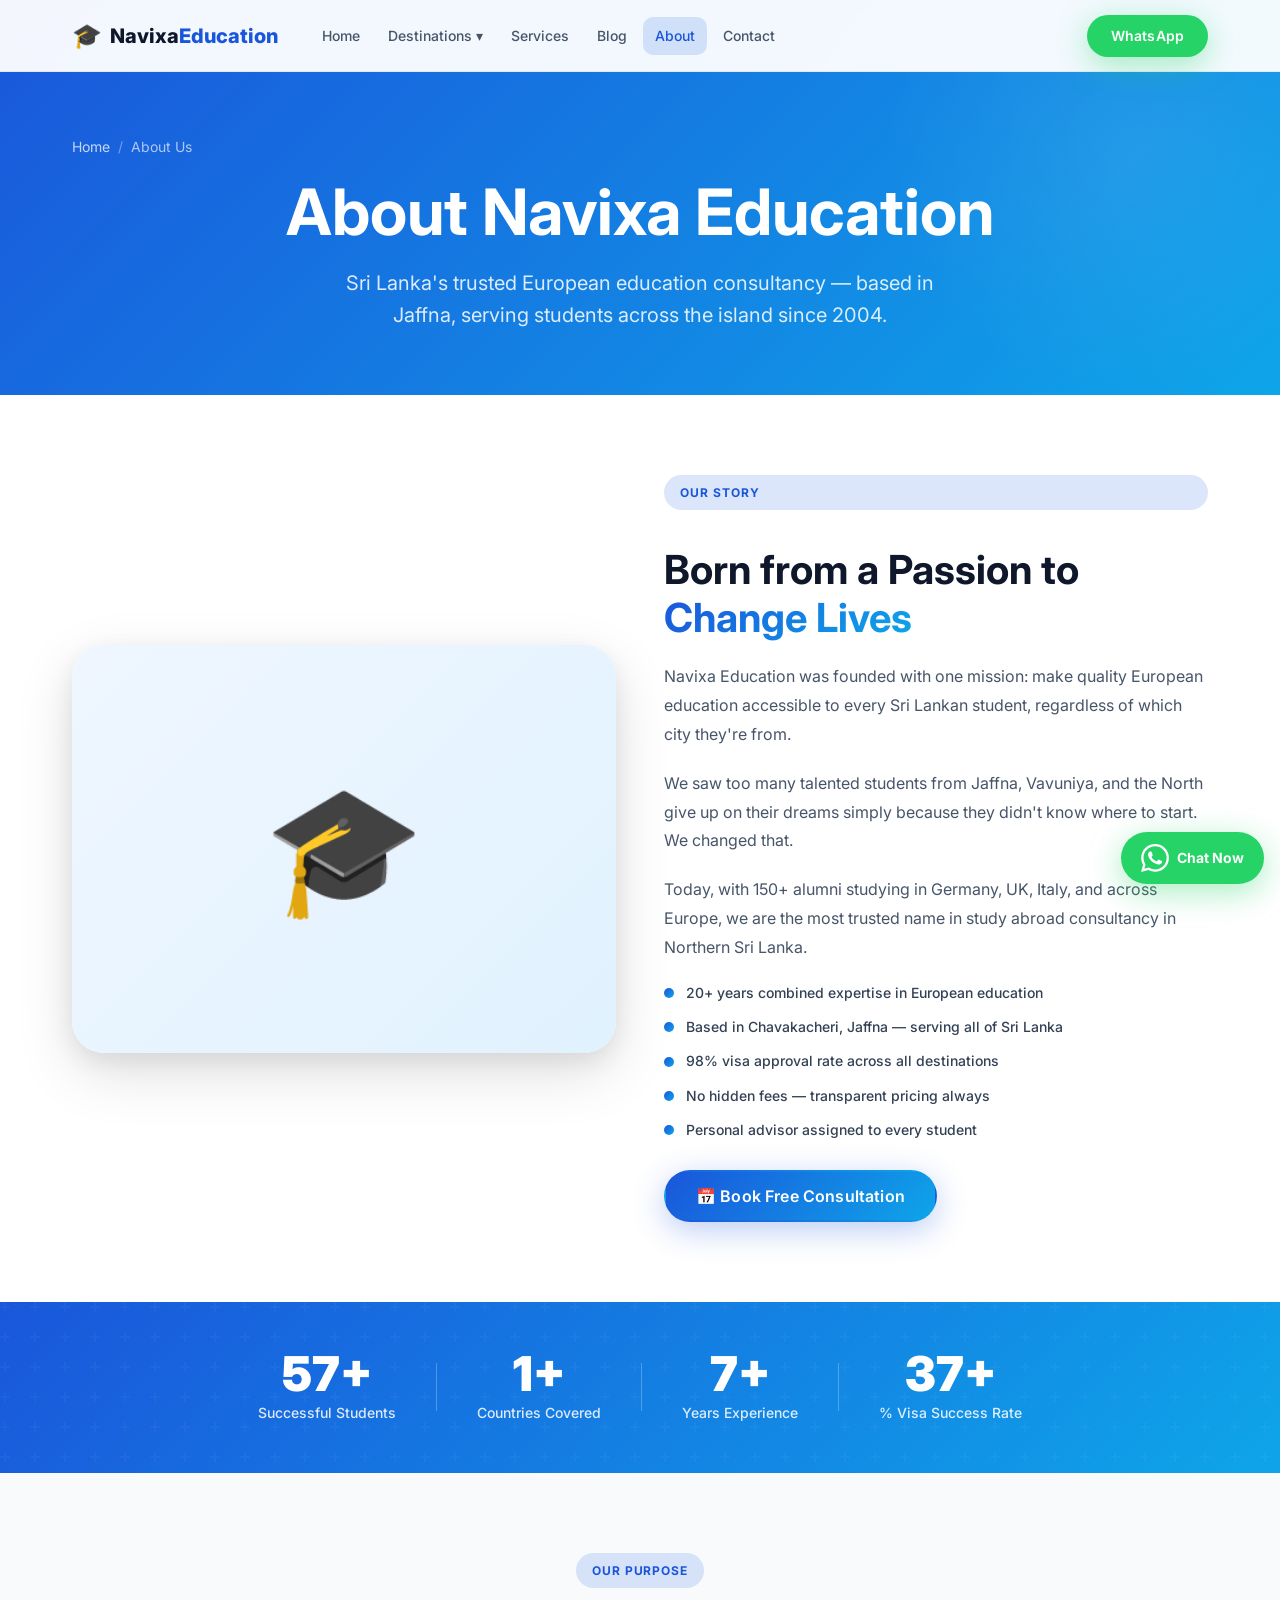
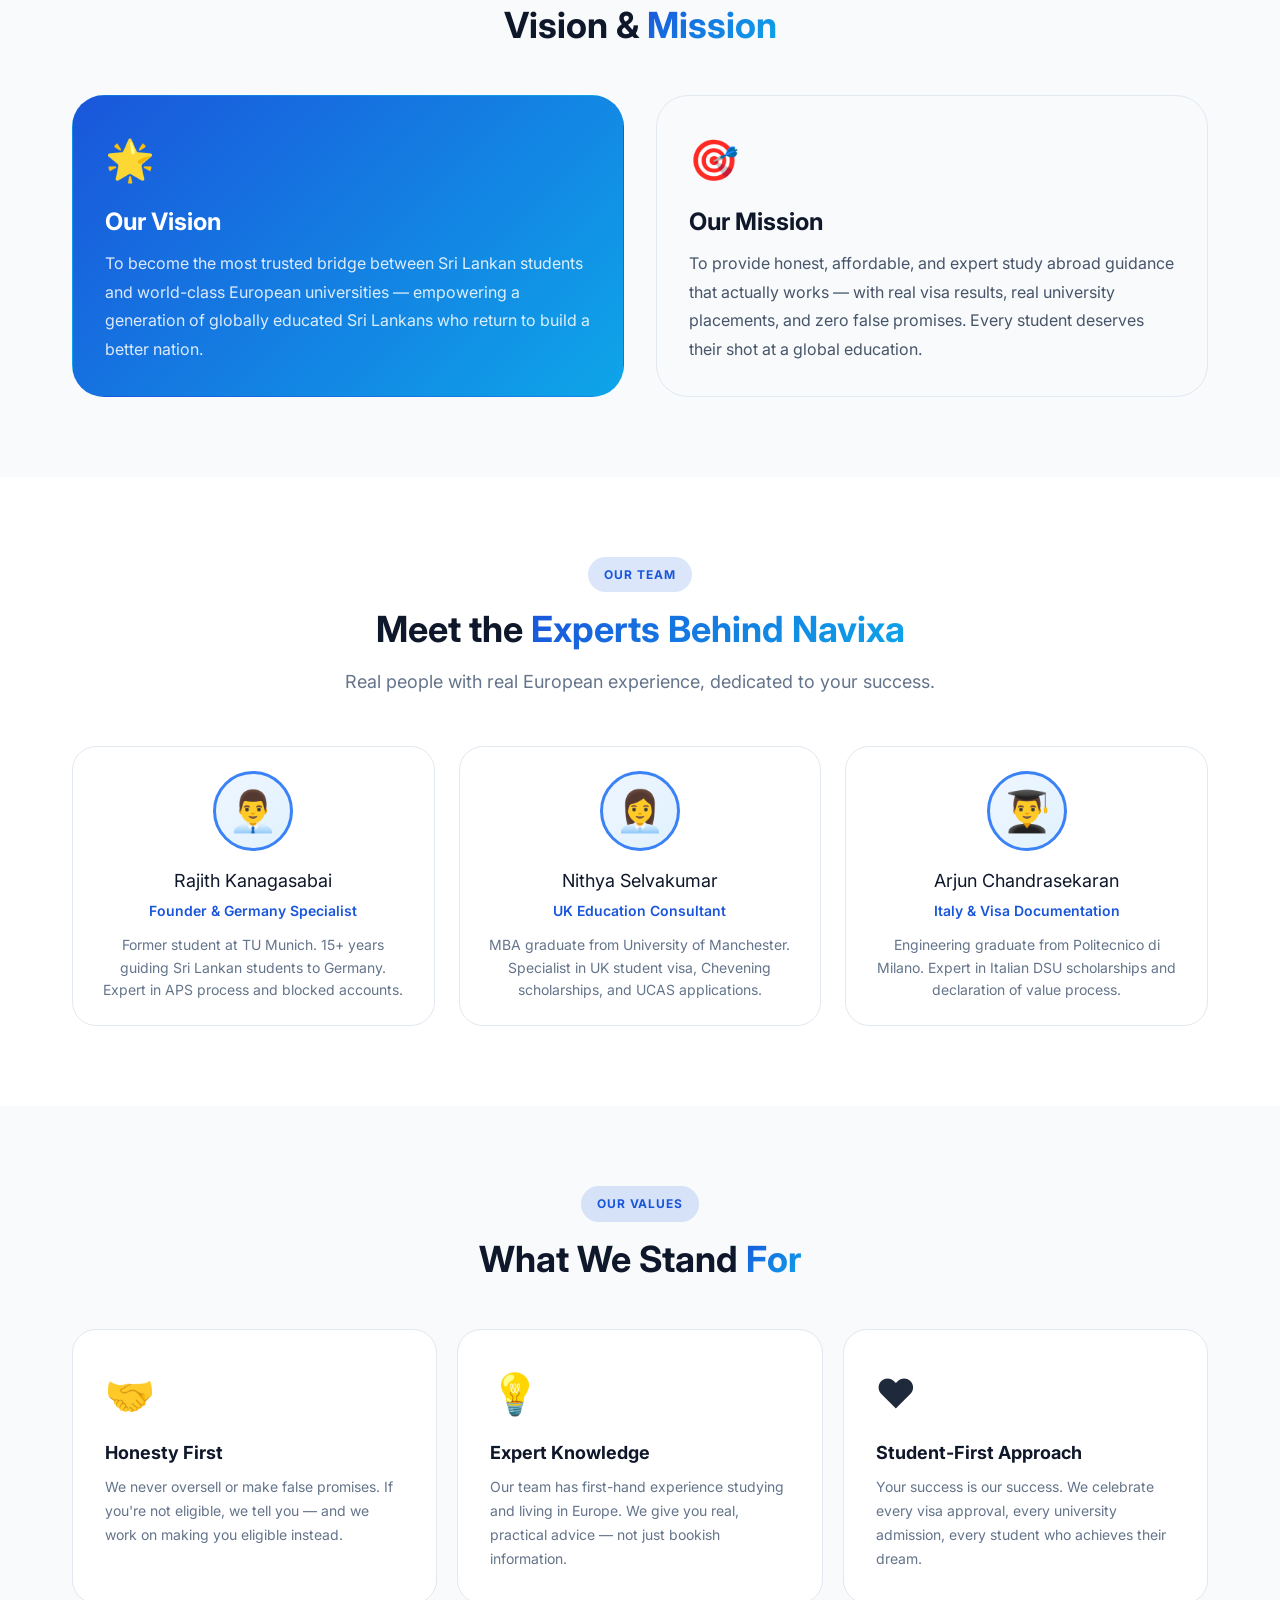
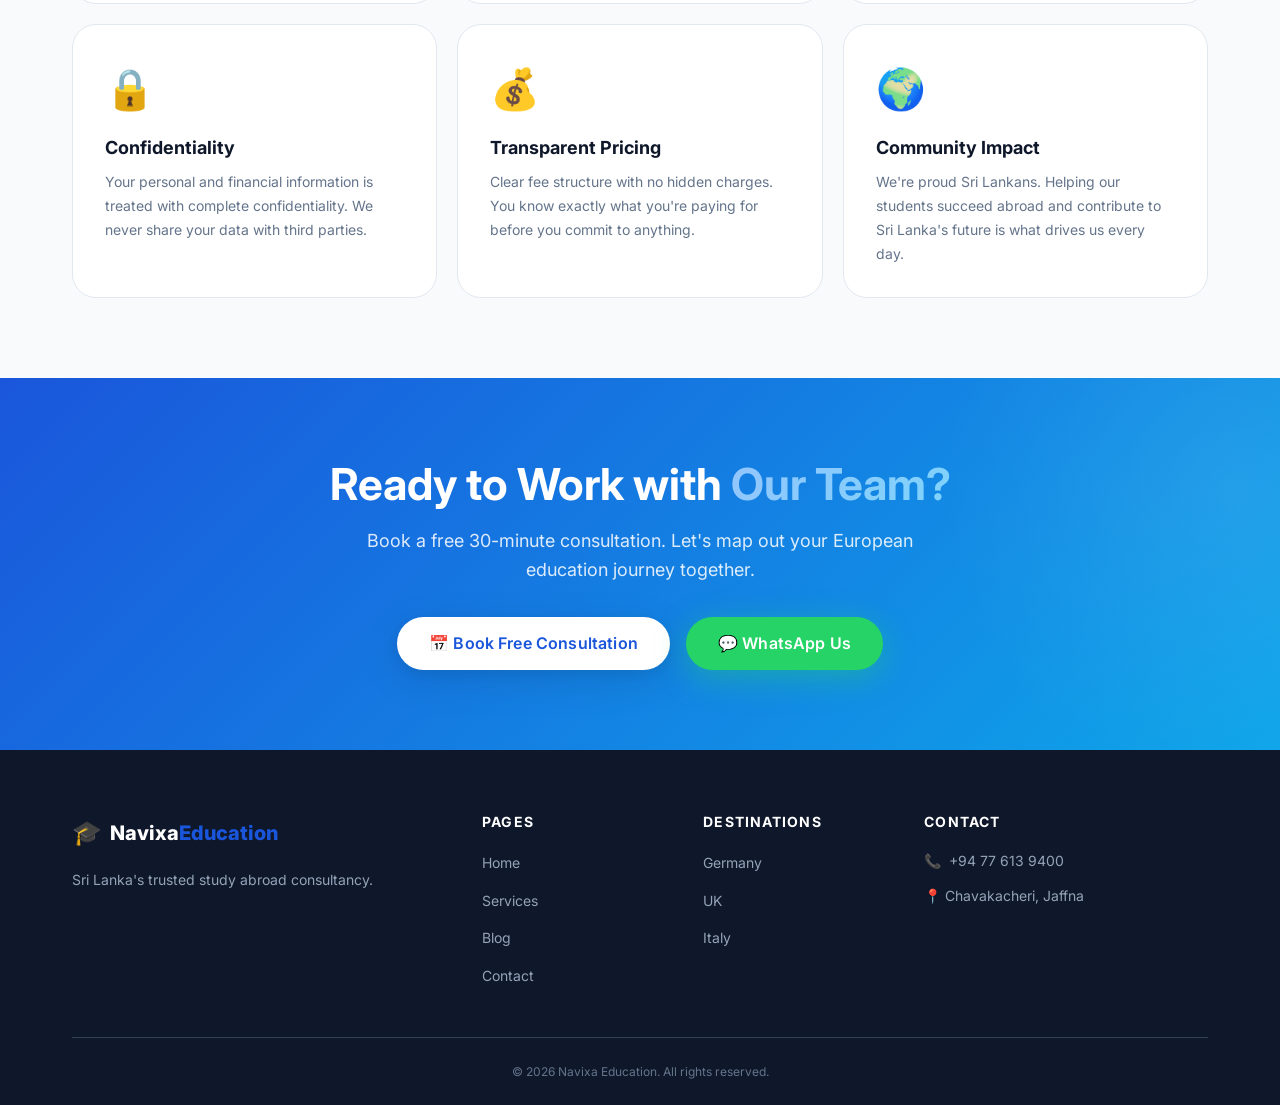
<file: about.html>
﻿<!DOCTYPE html>
<html lang="en">
<head>
  <meta charset="UTF-8" />
  <meta name="viewport" content="width=device-width, initial-scale=1.0" />
  <title>About Navixa Education | Study Abroad Consultants Jaffna Sri Lanka</title>
  <meta name="description" content="About Navixa Education — Sri Lanka's trusted study abroad consultancy based in Jaffna. 20+ years experience, 150+ successful students, Germany and Europe specialists." />
  <link rel="canonical" href="https://navixaeducation.com/about" />
  <link rel="stylesheet" href="css/style.css" />
  <link rel="stylesheet" href="css/pages.css" />
  <link rel="stylesheet" href="css/responsive.css" />
  <link href="https://fonts.googleapis.com/css2?family=Inter:wght@300;400;500;600;700;800;900&display=swap" rel="stylesheet" />
</head>
<body>
  <header class="header" id="header">
    <div class="container nav-container">
      <a href="index.html" class="logo"><span class="logo-icon">🎓</span><span class="logo-text">Navixa<span class="logo-accent">Education</span></span></a>
      <nav class="nav"><ul class="nav-list">
        <li><a href="index.html" class="nav-link">Home</a></li>
        <li class="nav-dropdown"><a href="#" class="nav-link">Destinations ▾</a>
          <ul class="dropdown-menu">
            <li><a href="study-in-germany.html">🇩🇪 Germany</a></li>
            <li><a href="study-in-uk.html">🇬🇧 United Kingdom</a></li>
            <li><a href="study-in-italy.html">🇮🇹 Italy</a></li>
            <li><a href="student-visa-sri-lanka.html">🌍 Visa Guide</a></li>
          </ul>
        </li>
        <li><a href="services.html" class="nav-link">Services</a></li>
        <li><a href="blog.html" class="nav-link">Blog</a></li>
        <li><a href="about.html" class="nav-link active">About</a></li>
        <li><a href="contact.html" class="nav-link">Contact</a></li>
      </ul></nav>
      <a href="https://wa.me/94776139400" class="btn btn-whatsapp header-cta" target="_blank">WhatsApp</a>
      <button class="hamburger" id="hamburger" aria-label="Menu"><span></span><span></span><span></span></button>
    </div>
  </header>

  <section class="page-hero">
    <div class="container">
      <div class="breadcrumb"><a href="index.html">Home</a><span class="breadcrumb-sep">/</span><span>About Us</span></div>
      <h1>About Navixa Education</h1>
      <p>Sri Lanka's trusted European education consultancy — based in Jaffna, serving students across the island since 2004.</p>
    </div>
  </section>

  <!-- Our Story -->
  <section class="section">
    <div class="container">
      <div class="about-grid">
        <div class="about-image" style="background:var(--gradient-light);border-radius:var(--radius-2xl);aspect-ratio:4/3;display:flex;align-items:center;justify-content:center;font-size:8rem;">🎓</div>
        <div class="about-text">
          <div class="section-badge" style="display:inline-block;margin-bottom:1rem">Our Story</div>
          <h2>Born from a Passion to <span class="text-gradient">Change Lives</span></h2>
          <p>Navixa Education was founded with one mission: make quality European education accessible to every Sri Lankan student, regardless of which city they're from.</p>
          <p>We saw too many talented students from Jaffna, Vavuniya, and the North give up on their dreams simply because they didn't know where to start. We changed that.</p>
          <p>Today, with 150+ alumni studying in Germany, UK, Italy, and across Europe, we are the most trusted name in study abroad consultancy in Northern Sri Lanka.</p>
          <div class="about-highlights">
            <div class="highlight-item"><div class="highlight-dot"></div><span>20+ years combined expertise in European education</span></div>
            <div class="highlight-item"><div class="highlight-dot"></div><span>Based in Chavakacheri, Jaffna — serving all of Sri Lanka</span></div>
            <div class="highlight-item"><div class="highlight-dot"></div><span>98% visa approval rate across all destinations</span></div>
            <div class="highlight-item"><div class="highlight-dot"></div><span>No hidden fees — transparent pricing always</span></div>
            <div class="highlight-item"><div class="highlight-dot"></div><span>Personal advisor assigned to every student</span></div>
          </div>
          <a href="contact.html" class="btn btn-primary btn-lg" id="about-cta-btn" style="align-self:flex-start;margin-top:0.5rem">📅 Book Free Consultation</a>
        </div>
      </div>
    </div>
  </section>

  <!-- Stats -->
  <section class="trust-bar">
    <div class="container">
      <div class="trust-grid">
        <div class="trust-item"><div class="trust-number" data-count="150">0</div><div class="trust-label">Successful Students</div></div>
        <div class="trust-divider"></div>
        <div class="trust-item"><div class="trust-number" data-count="5">0</div><div class="trust-label">Countries Covered</div></div>
        <div class="trust-divider"></div>
        <div class="trust-item"><div class="trust-number" data-count="20">0</div><div class="trust-label">Years Experience</div></div>
        <div class="trust-divider"></div>
        <div class="trust-item"><div class="trust-number" data-count="98">0</div><div class="trust-label">% Visa Success Rate</div></div>
      </div>
    </div>
  </section>

  <!-- Vision & Mission -->
  <section class="section" style="background:var(--gray-50)">
    <div class="container">
      <div class="section-header">
        <div class="section-badge">Our Purpose</div>
        <h2 class="section-title">Vision & <span class="text-gradient">Mission</span></h2>
      </div>
      <div class="vm-grid">
        <div class="vm-card vision">
          <div class="vm-icon">🌟</div>
          <h3>Our Vision</h3>
          <p>To become the most trusted bridge between Sri Lankan students and world-class European universities — empowering a generation of globally educated Sri Lankans who return to build a better nation.</p>
        </div>
        <div class="vm-card mission">
          <div class="vm-icon">🎯</div>
          <h3>Our Mission</h3>
          <p>To provide honest, affordable, and expert study abroad guidance that actually works — with real visa results, real university placements, and zero false promises. Every student deserves their shot at a global education.</p>
        </div>
      </div>
    </div>
  </section>

  <!-- Team -->
  <section class="section">
    <div class="container">
      <div class="section-header">
        <div class="section-badge">Our Team</div>
        <h2 class="section-title">Meet the <span class="text-gradient">Experts Behind Navixa</span></h2>
        <p class="section-subtitle">Real people with real European experience, dedicated to your success.</p>
      </div>
      <div class="team-grid">
        <div class="team-card">
          <div class="team-avatar">👨‍💼</div>
          <div class="team-name">Rajith Kanagasabai</div>
          <div class="team-role">Founder & Germany Specialist</div>
          <div class="team-bio">Former student at TU Munich. 15+ years guiding Sri Lankan students to Germany. Expert in APS process and blocked accounts.</div>
        </div>
        <div class="team-card">
          <div class="team-avatar">👩‍💼</div>
          <div class="team-name">Nithya Selvakumar</div>
          <div class="team-role">UK Education Consultant</div>
          <div class="team-bio">MBA graduate from University of Manchester. Specialist in UK student visa, Chevening scholarships, and UCAS applications.</div>
        </div>
        <div class="team-card">
          <div class="team-avatar">👨‍🎓</div>
          <div class="team-name">Arjun Chandrasekaran</div>
          <div class="team-role">Italy & Visa Documentation</div>
          <div class="team-bio">Engineering graduate from Politecnico di Milano. Expert in Italian DSU scholarships and declaration of value process.</div>
        </div>
      </div>
    </div>
  </section>

  <!-- Values -->
  <section class="section" style="background:var(--gray-50)">
    <div class="container">
      <div class="section-header">
        <div class="section-badge">Our Values</div>
        <h2 class="section-title">What We Stand <span class="text-gradient">For</span></h2>
      </div>
      <div class="features-grid">
        <div class="feature-card"><div class="feature-icon">🤝</div><h3>Honesty First</h3><p>We never oversell or make false promises. If you're not eligible, we tell you — and we work on making you eligible instead.</p></div>
        <div class="feature-card"><div class="feature-icon">💡</div><h3>Expert Knowledge</h3><p>Our team has first-hand experience studying and living in Europe. We give you real, practical advice — not just bookish information.</p></div>
        <div class="feature-card"><div class="feature-icon">❤️</div><h3>Student-First Approach</h3><p>Your success is our success. We celebrate every visa approval, every university admission, every student who achieves their dream.</p></div>
        <div class="feature-card"><div class="feature-icon">🔒</div><h3>Confidentiality</h3><p>Your personal and financial information is treated with complete confidentiality. We never share your data with third parties.</p></div>
        <div class="feature-card"><div class="feature-icon">💰</div><h3>Transparent Pricing</h3><p>Clear fee structure with no hidden charges. You know exactly what you're paying for before you commit to anything.</p></div>
        <div class="feature-card"><div class="feature-icon">🌍</div><h3>Community Impact</h3><p>We're proud Sri Lankans. Helping our students succeed abroad and contribute to Sri Lanka's future is what drives us every day.</p></div>
      </div>
    </div>
  </section>

  <section class="cta-banner">
    <div class="container"><div class="cta-content">
      <h2>Ready to Work with <span class="text-gradient-light">Our Team?</span></h2>
      <p>Book a free 30-minute consultation. Let's map out your European education journey together.</p>
      <div class="cta-actions">
        <a href="contact.html" class="btn btn-white btn-lg">📅 Book Free Consultation</a>
        <a href="https://wa.me/94776139400" class="btn btn-whatsapp btn-lg" target="_blank">💬 WhatsApp Us</a>
      </div>
    </div></div>
  </section>

  <footer class="footer"><div class="container">
    <div class="footer-grid">
      <div class="footer-brand"><a href="index.html" class="logo footer-logo"><span class="logo-icon">🎓</span><span class="logo-text">Navixa<span class="logo-accent">Education</span></span></a><p>Sri Lanka's trusted study abroad consultancy.</p></div>
      <div class="footer-links"><h4>Pages</h4><ul><li><a href="index.html">Home</a></li><li><a href="services.html">Services</a></li><li><a href="blog.html">Blog</a></li><li><a href="contact.html">Contact</a></li></ul></div>
      <div class="footer-links"><h4>Destinations</h4><ul><li><a href="study-in-germany.html">Germany</a></li><li><a href="study-in-uk.html">UK</a></li><li><a href="study-in-italy.html">Italy</a></li></ul></div>
      <div class="footer-contact"><h4>Contact</h4><ul><li>📞 <a href="tel:+94776139400">+94 77 613 9400</a></li><li>📍 Chavakacheri, Jaffna</li></ul></div>
    </div>
    <div class="footer-bottom"><p>© 2026 Navixa Education. All rights reserved.</p></div>
  </div></footer>

  <a href="https://wa.me/94776139400" class="sticky-whatsapp" id="sticky-whatsapp-btn" target="_blank" aria-label="WhatsApp">
    <svg width="28" height="28" viewBox="0 0 24 24" fill="currentColor"><path d="M17.472 14.382c-.297-.149-1.758-.867-2.03-.967-.273-.099-.471-.148-.67.15-.197.297-.767.966-.94 1.164-.173.199-.347.223-.644.075-.297-.15-1.255-.463-2.39-1.475-.883-.788-1.48-1.761-1.653-2.059-.173-.297-.018-.458.13-.606.134-.133.298-.347.446-.52.149-.174.198-.298.298-.497.099-.198.05-.371-.025-.52-.075-.149-.669-1.612-.916-2.207-.242-.579-.487-.5-.669-.51-.173-.008-.371-.01-.57-.01-.198 0-.52.074-.792.372-.272.297-1.04 1.016-1.04 2.479 0 1.462 1.065 2.875 1.213 3.074.149.198 2.096 3.2 5.077 4.487.709.306 1.262.489 1.694.625.712.227 1.36.195 1.871.118.571-.085 1.758-.719 2.006-1.413.248-.694.248-1.289.173-1.413-.074-.124-.272-.198-.57-.347m-5.421 7.403h-.004a9.87 9.87 0 01-5.031-1.378l-.361-.214-3.741.982.998-3.648-.235-.374a9.86 9.86 0 01-1.51-5.26c.001-5.45 4.436-9.884 9.888-9.884 2.64 0 5.122 1.03 6.988 2.898a9.825 9.825 0 012.893 6.994c-.003 5.45-4.437 9.884-9.885 9.884m8.413-18.297A11.815 11.815 0 0012.05 0C5.495 0 .16 5.335.157 11.892c0 2.096.547 4.142 1.588 5.945L.057 24l6.305-1.654a11.882 11.882 0 005.683 1.448h.005c6.554 0 11.89-5.335 11.893-11.893a11.821 11.821 0 00-3.48-8.413z"/></svg>
    <span>Chat Now</span>
  </a>
  <script src="js/main.js"></script>
</body>
</html>
</file>
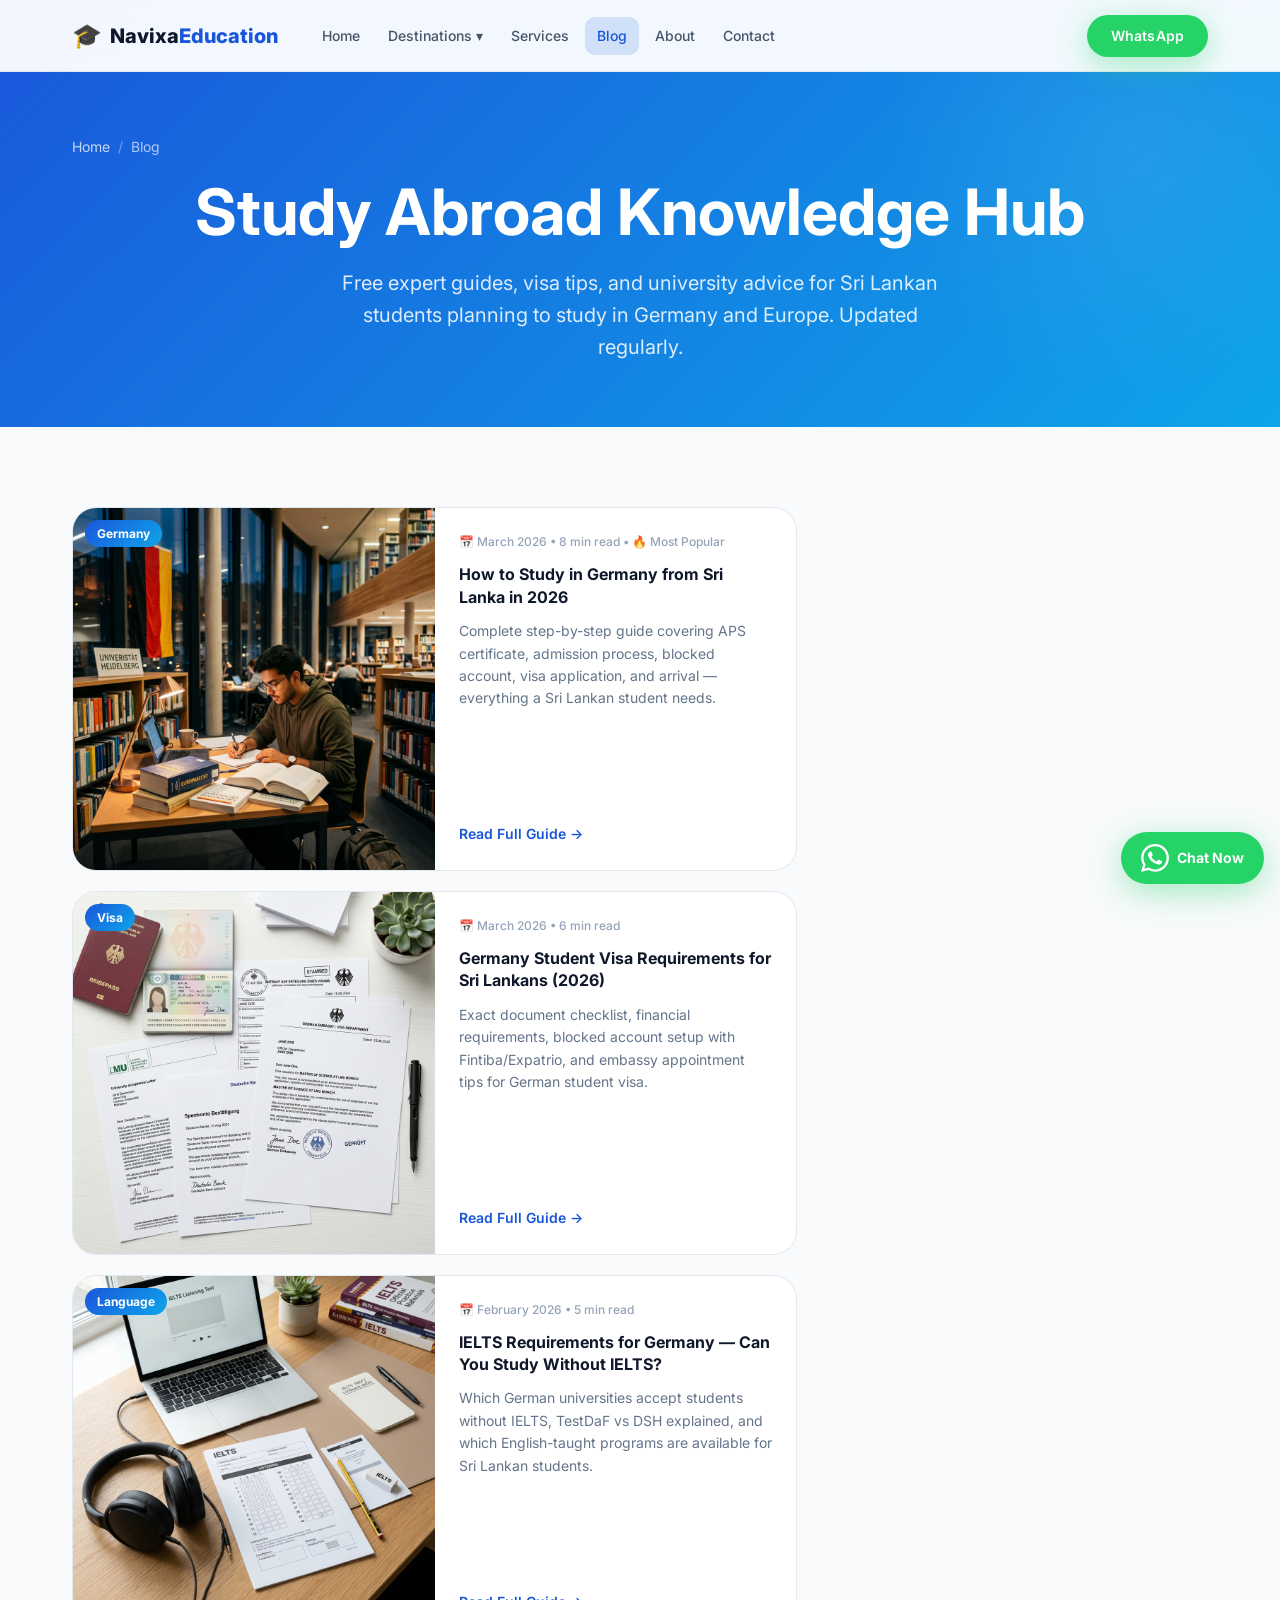
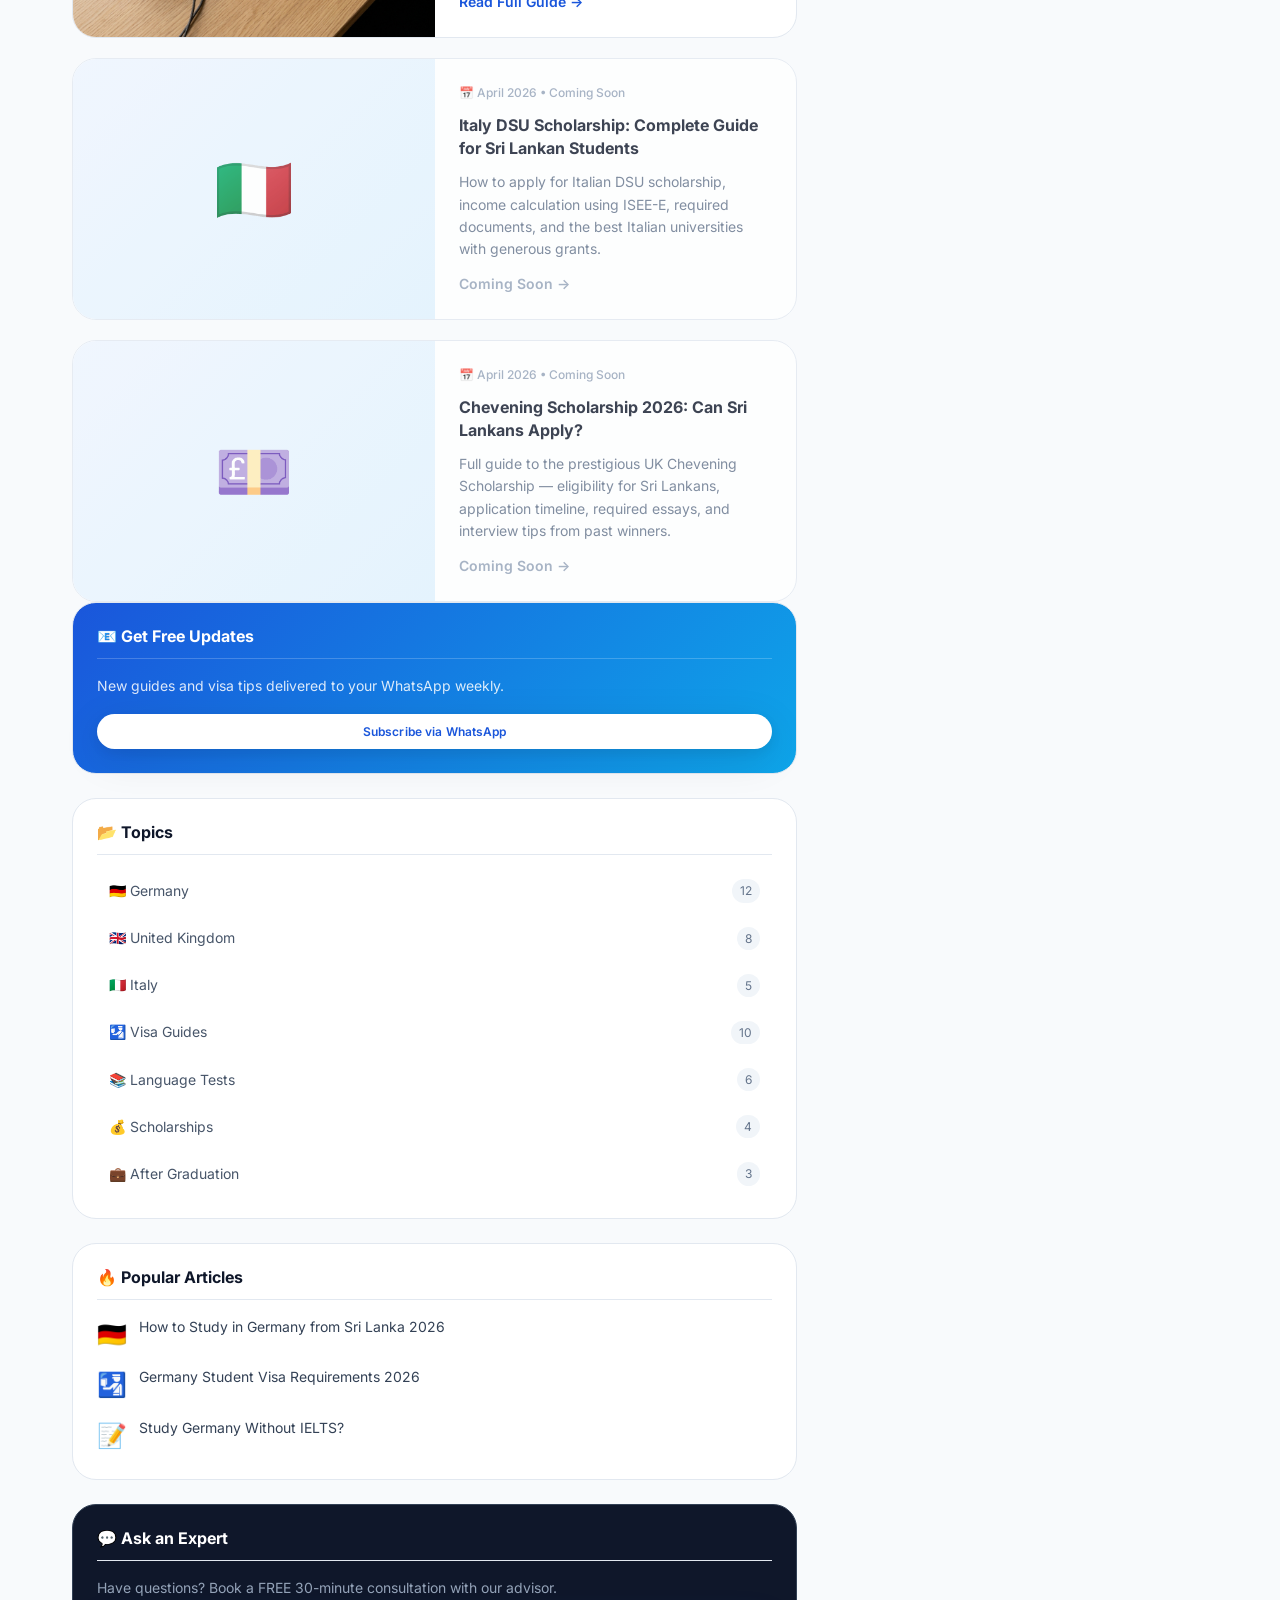
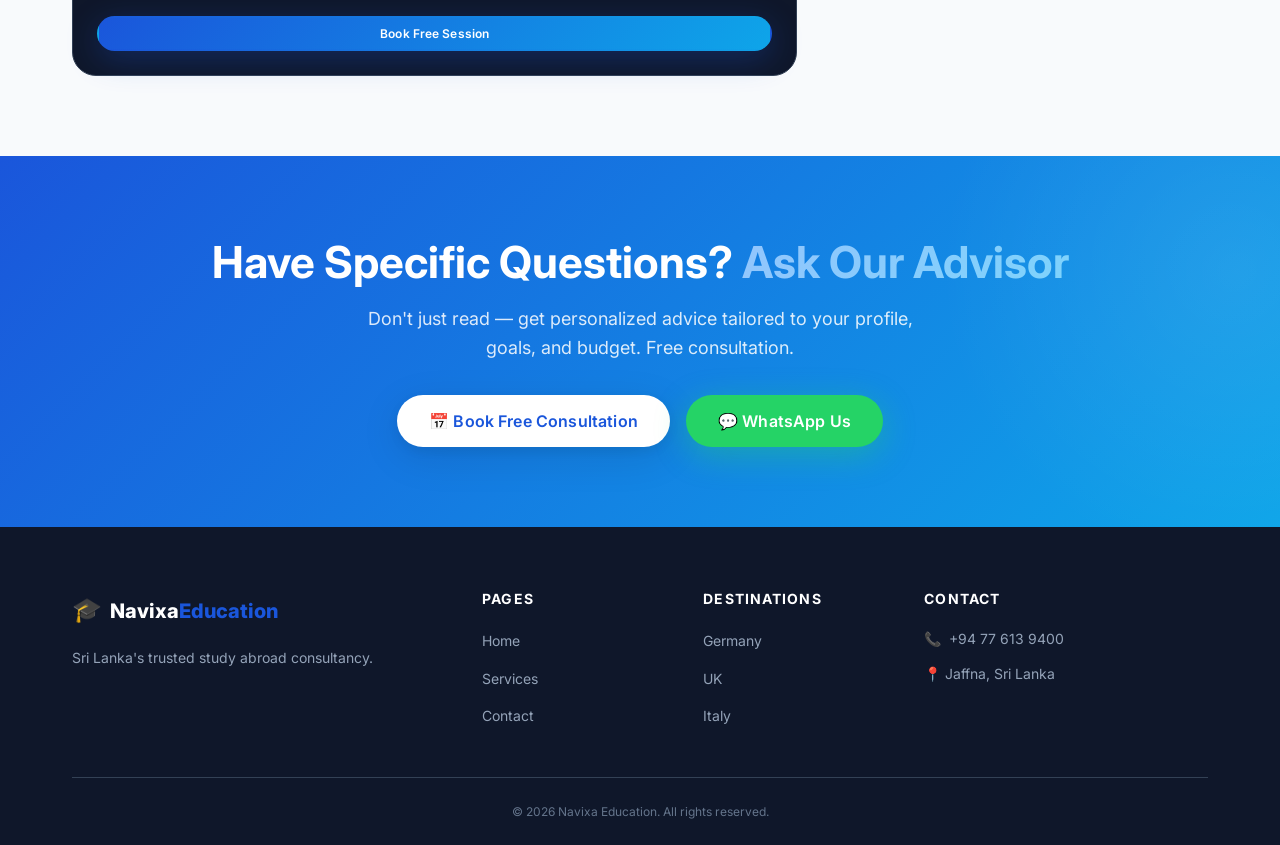
<file: blog.html>
﻿<!DOCTYPE html>
<html lang="en">
<head>
  <meta charset="UTF-8" />
  <meta name="viewport" content="width=device-width, initial-scale=1.0" />
  <title>Study Abroad Blog | Germany Visa Tips & Guides | Navixa Education</title>
  <meta name="description" content="Expert study abroad guides for Sri Lankan students. Germany visa tips, IELTS advice, cost of living, scholarship guides, and more from Navixa Education." />
  <link rel="canonical" href="https://navixaeducation.com/blog" />
  <link rel="stylesheet" href="css/style.css" />
  <link rel="stylesheet" href="css/pages.css" />
  <link rel="stylesheet" href="css/responsive.css" />
  <link href="https://fonts.googleapis.com/css2?family=Inter:wght@300;400;500;600;700;800;900&display=swap" rel="stylesheet" />
</head>
<body>
  <header class="header" id="header">
    <div class="container nav-container">
      <a href="index.html" class="logo"><span class="logo-icon">🎓</span><span class="logo-text">Navixa<span class="logo-accent">Education</span></span></a>
      <nav class="nav"><ul class="nav-list">
        <li><a href="index.html" class="nav-link">Home</a></li>
        <li class="nav-dropdown"><a href="#" class="nav-link">Destinations ▾</a>
          <ul class="dropdown-menu">
            <li><a href="study-in-germany.html">🇩🇪 Germany</a></li>
            <li><a href="study-in-uk.html">🇬🇧 United Kingdom</a></li>
            <li><a href="study-in-italy.html">🇮🇹 Italy</a></li>
            <li><a href="student-visa-sri-lanka.html">🌍 Visa Guide</a></li>
          </ul>
        </li>
        <li><a href="services.html" class="nav-link">Services</a></li>
        <li><a href="blog.html" class="nav-link active">Blog</a></li>
        <li><a href="about.html" class="nav-link">About</a></li>
        <li><a href="contact.html" class="nav-link">Contact</a></li>
      </ul></nav>
      <a href="https://wa.me/94776139400" class="btn btn-whatsapp header-cta" target="_blank">WhatsApp</a>
      <button class="hamburger" id="hamburger" aria-label="Menu"><span></span><span></span><span></span></button>
    </div>
  </header>

  <section class="page-hero">
    <div class="container">
      <div class="breadcrumb"><a href="index.html">Home</a><span class="breadcrumb-sep">/</span><span>Blog</span></div>
      <h1>Study Abroad Knowledge Hub</h1>
      <p>Free expert guides, visa tips, and university advice for Sri Lankan students planning to study in Germany and Europe. Updated regularly.</p>
    </div>
  </section>

  <section class="section" style="background:var(--gray-50)">
    <div class="container">
      <div class="blog-main-grid">
        <!-- Main Blog Posts -->
        <div>
          <div class="blog-grid" style="grid-template-columns:1fr">
            <!-- Article 1 -->
            <a href="blog/how-to-study-in-germany-from-sri-lanka.html" class="blog-card" id="blog-post-1" style="display:grid;grid-template-columns:1fr 1fr;gap:0">
              <div class="blog-image" style="aspect-ratio:unset">
                <img src="images/blog1.jpg" alt="How to study in Germany from Sri Lanka 2026" loading="lazy" width="400" height="250" style="height:100%;object-fit:cover" />
                <span class="blog-category">Germany</span>
              </div>
              <div class="blog-content">
                <div class="blog-meta">📅 March 2026 • 8 min read • 🔥 Most Popular</div>
                <h3>How to Study in Germany from Sri Lanka in 2026</h3>
                <p>Complete step-by-step guide covering APS certificate, admission process, blocked account, visa application, and arrival — everything a Sri Lankan student needs.</p>
                <span class="blog-read-more">Read Full Guide →</span>
              </div>
            </a>

            <!-- Article 2 -->
            <a href="blog/germany-student-visa-requirements-sri-lanka.html" class="blog-card" id="blog-post-2" style="display:grid;grid-template-columns:1fr 1fr;gap:0">
              <div class="blog-image" style="aspect-ratio:unset">
                <img src="images/blog2.jpg" alt="Germany student visa requirements Sri Lanka" loading="lazy" width="400" height="250" style="height:100%;object-fit:cover" />
                <span class="blog-category">Visa</span>
              </div>
              <div class="blog-content">
                <div class="blog-meta">📅 March 2026 • 6 min read</div>
                <h3>Germany Student Visa Requirements for Sri Lankans (2026)</h3>
                <p>Exact document checklist, financial requirements, blocked account setup with Fintiba/Expatrio, and embassy appointment tips for German student visa.</p>
                <span class="blog-read-more">Read Full Guide →</span>
              </div>
            </a>

            <!-- Article 3 -->
            <a href="blog/ielts-requirement-germany.html" class="blog-card" id="blog-post-3" style="display:grid;grid-template-columns:1fr 1fr;gap:0">
              <div class="blog-image" style="aspect-ratio:unset">
                <img src="images/blog3.jpg" alt="IELTS requirement for Germany universities" loading="lazy" width="400" height="250" style="height:100%;object-fit:cover" />
                <span class="blog-category">Language</span>
              </div>
              <div class="blog-content">
                <div class="blog-meta">📅 February 2026 • 5 min read</div>
                <h3>IELTS Requirements for Germany — Can You Study Without IELTS?</h3>
                <p>Which German universities accept students without IELTS, TestDaF vs DSH explained, and which English-taught programs are available for Sri Lankan students.</p>
                <span class="blog-read-more">Read Full Guide →</span>
              </div>
            </a>

            <!-- Article 4 (teaser) -->
            <div class="blog-card" id="blog-post-4" style="display:grid;grid-template-columns:1fr 1fr;gap:0;opacity:0.8">
              <div class="blog-image" style="aspect-ratio:unset;background:var(--gradient-light);display:flex;align-items:center;justify-content:center;font-size:4rem">🇮🇹</div>
              <div class="blog-content">
                <div class="blog-meta">📅 April 2026 • Coming Soon</div>
                <h3>Italy DSU Scholarship: Complete Guide for Sri Lankan Students</h3>
                <p>How to apply for Italian DSU scholarship, income calculation using ISEE-E, required documents, and the best Italian universities with generous grants.</p>
                <span class="blog-read-more" style="color:var(--gray-400)">Coming Soon →</span>
              </div>
            </div>

            <!-- Article 5 (teaser) -->
            <div class="blog-card" id="blog-post-5" style="display:grid;grid-template-columns:1fr 1fr;gap:0;opacity:0.8">
              <div class="blog-image" style="aspect-ratio:unset;background:var(--gradient-light);display:flex;align-items:center;justify-content:center;font-size:4rem">💷</div>
              <div class="blog-content">
                <div class="blog-meta">📅 April 2026 • Coming Soon</div>
                <h3>Chevening Scholarship 2026: Can Sri Lankans Apply?</h3>
                <p>Full guide to the prestigious UK Chevening Scholarship — eligibility for Sri Lankans, application timeline, required essays, and interview tips from past winners.</p>
                <span class="blog-read-more" style="color:var(--gray-400)">Coming Soon →</span>
              </div>
            </a>
          </div>
        </div>

        <!-- Sidebar -->
        <div class="blog-sidebar">
          <!-- Newsletter -->
          <div class="sidebar-widget" style="background:var(--gradient-primary)">
            <h4 style="color:var(--white);border-color:rgba(255,255,255,0.2)">📧 Get Free Updates</h4>
            <p style="color:rgba(255,255,255,0.85);font-size:var(--text-sm);margin-bottom:var(--space-4)">New guides and visa tips delivered to your WhatsApp weekly.</p>
            <a href="https://wa.me/94776139400?text=Subscribe%20me%20to%20weekly%20updates" class="btn btn-white btn-sm" target="_blank" style="width:100%;justify-content:center">Subscribe via WhatsApp</a>
          </div>

          <!-- Categories -->
          <div class="sidebar-widget">
            <h4>📂 Topics</h4>
            <div class="sidebar-category">
              <a href="#"><span>🇩🇪 Germany</span><span class="cat-count">12</span></a>
              <a href="#"><span>🇬🇧 United Kingdom</span><span class="cat-count">8</span></a>
              <a href="#"><span>🇮🇹 Italy</span><span class="cat-count">5</span></a>
              <a href="#"><span>🛂 Visa Guides</span><span class="cat-count">10</span></a>
              <a href="#"><span>📚 Language Tests</span><span class="cat-count">6</span></a>
              <a href="#"><span>💰 Scholarships</span><span class="cat-count">4</span></a>
              <a href="#"><span>💼 After Graduation</span><span class="cat-count">3</span></a>
            </div>
          </div>

          <!-- Popular Articles -->
          <div class="sidebar-widget">
            <h4>🔥 Popular Articles</h4>
            <div style="display:flex;flex-direction:column;gap:var(--space-3)">
              <a href="blog/how-to-study-in-germany-from-sri-lanka.html" style="display:flex;gap:var(--space-3);align-items:flex-start;font-size:var(--text-sm);color:var(--gray-700);transition:var(--transition)" onmouseover="this.style.color='var(--primary)'" onmouseout="this.style.color='var(--gray-700)'">
                <span style="font-size:1.5rem;flex-shrink:0">🇩🇪</span>
                <span>How to Study in Germany from Sri Lanka 2026</span>
              </a>
              <a href="blog/germany-student-visa-requirements-sri-lanka.html" style="display:flex;gap:var(--space-3);align-items:flex-start;font-size:var(--text-sm);color:var(--gray-700);transition:var(--transition)" onmouseover="this.style.color='var(--primary)'" onmouseout="this.style.color='var(--gray-700)'">
                <span style="font-size:1.5rem;flex-shrink:0">🛂</span>
                <span>Germany Student Visa Requirements 2026</span>
              </a>
              <a href="blog/ielts-requirement-germany.html" style="display:flex;gap:var(--space-3);align-items:flex-start;font-size:var(--text-sm);color:var(--gray-700);transition:var(--transition)" onmouseover="this.style.color='var(--primary)'" onmouseout="this.style.color='var(--gray-700)'">
                <span style="font-size:1.5rem;flex-shrink:0">📝</span>
                <span>Study Germany Without IELTS?</span>
              </a>
            </div>
          </div>

          <!-- Free Consultation CTA -->
          <div class="sidebar-widget" style="background:var(--gray-900);border-color:var(--gray-700)">
            <h4 style="color:var(--white)">💬 Ask an Expert</h4>
            <p style="color:var(--gray-400);font-size:var(--text-sm);margin-bottom:var(--space-4)">Have questions? Book a FREE 30-minute consultation with our advisor.</p>
            <a href="contact.html" class="btn btn-primary btn-sm" style="width:100%;justify-content:center">Book Free Session</a>
          </div>
        </div>
      </div>
    </div>
  </section>

  <section class="cta-banner">
    <div class="container"><div class="cta-content">
      <h2>Have Specific Questions? <span class="text-gradient-light">Ask Our Advisor</span></h2>
      <p>Don't just read — get personalized advice tailored to your profile, goals, and budget. Free consultation.</p>
      <div class="cta-actions">
        <a href="contact.html" class="btn btn-white btn-lg">📅 Book Free Consultation</a>
        <a href="https://wa.me/94776139400" class="btn btn-whatsapp btn-lg" target="_blank">💬 WhatsApp Us</a>
      </div>
    </div></div>
  </section>

  <footer class="footer"><div class="container">
    <div class="footer-grid">
      <div class="footer-brand"><a href="index.html" class="logo footer-logo"><span class="logo-icon">🎓</span><span class="logo-text">Navixa<span class="logo-accent">Education</span></span></a><p>Sri Lanka's trusted study abroad consultancy.</p></div>
      <div class="footer-links"><h4>Pages</h4><ul><li><a href="index.html">Home</a></li><li><a href="services.html">Services</a></li><li><a href="contact.html">Contact</a></li></ul></div>
      <div class="footer-links"><h4>Destinations</h4><ul><li><a href="study-in-germany.html">Germany</a></li><li><a href="study-in-uk.html">UK</a></li><li><a href="study-in-italy.html">Italy</a></li></ul></div>
      <div class="footer-contact"><h4>Contact</h4><ul><li>📞 <a href="tel:+94776139400">+94 77 613 9400</a></li><li>📍 Jaffna, Sri Lanka</li></ul></div>
    </div>
    <div class="footer-bottom"><p>© 2026 Navixa Education. All rights reserved.</p></div>
  </div></footer>

  <a href="https://wa.me/94776139400" class="sticky-whatsapp" id="sticky-whatsapp-btn" target="_blank" aria-label="WhatsApp">
    <svg width="28" height="28" viewBox="0 0 24 24" fill="currentColor"><path d="M17.472 14.382c-.297-.149-1.758-.867-2.03-.967-.273-.099-.471-.148-.67.15-.197.297-.767.966-.94 1.164-.173.199-.347.223-.644.075-.297-.15-1.255-.463-2.39-1.475-.883-.788-1.48-1.761-1.653-2.059-.173-.297-.018-.458.13-.606.134-.133.298-.347.446-.52.149-.174.198-.298.298-.497.099-.198.05-.371-.025-.52-.075-.149-.669-1.612-.916-2.207-.242-.579-.487-.5-.669-.51-.173-.008-.371-.01-.57-.01-.198 0-.52.074-.792.372-.272.297-1.04 1.016-1.04 2.479 0 1.462 1.065 2.875 1.213 3.074.149.198 2.096 3.2 5.077 4.487.709.306 1.262.489 1.694.625.712.227 1.36.195 1.871.118.571-.085 1.758-.719 2.006-1.413.248-.694.248-1.289.173-1.413-.074-.124-.272-.198-.57-.347m-5.421 7.403h-.004a9.87 9.87 0 01-5.031-1.378l-.361-.214-3.741.982.998-3.648-.235-.374a9.86 9.86 0 01-1.51-5.26c.001-5.45 4.436-9.884 9.888-9.884 2.64 0 5.122 1.03 6.988 2.898a9.825 9.825 0 012.893 6.994c-.003 5.45-4.437 9.884-9.885 9.884m8.413-18.297A11.815 11.815 0 0012.05 0C5.495 0 .16 5.335.157 11.892c0 2.096.547 4.142 1.588 5.945L.057 24l6.305-1.654a11.882 11.882 0 005.683 1.448h.005c6.554 0 11.89-5.335 11.893-11.893a11.821 11.821 0 00-3.48-8.413z"/></svg>
    <span>Chat Now</span>
  </a>
  <script src="js/main.js"></script>
</body>
</html>
</file>
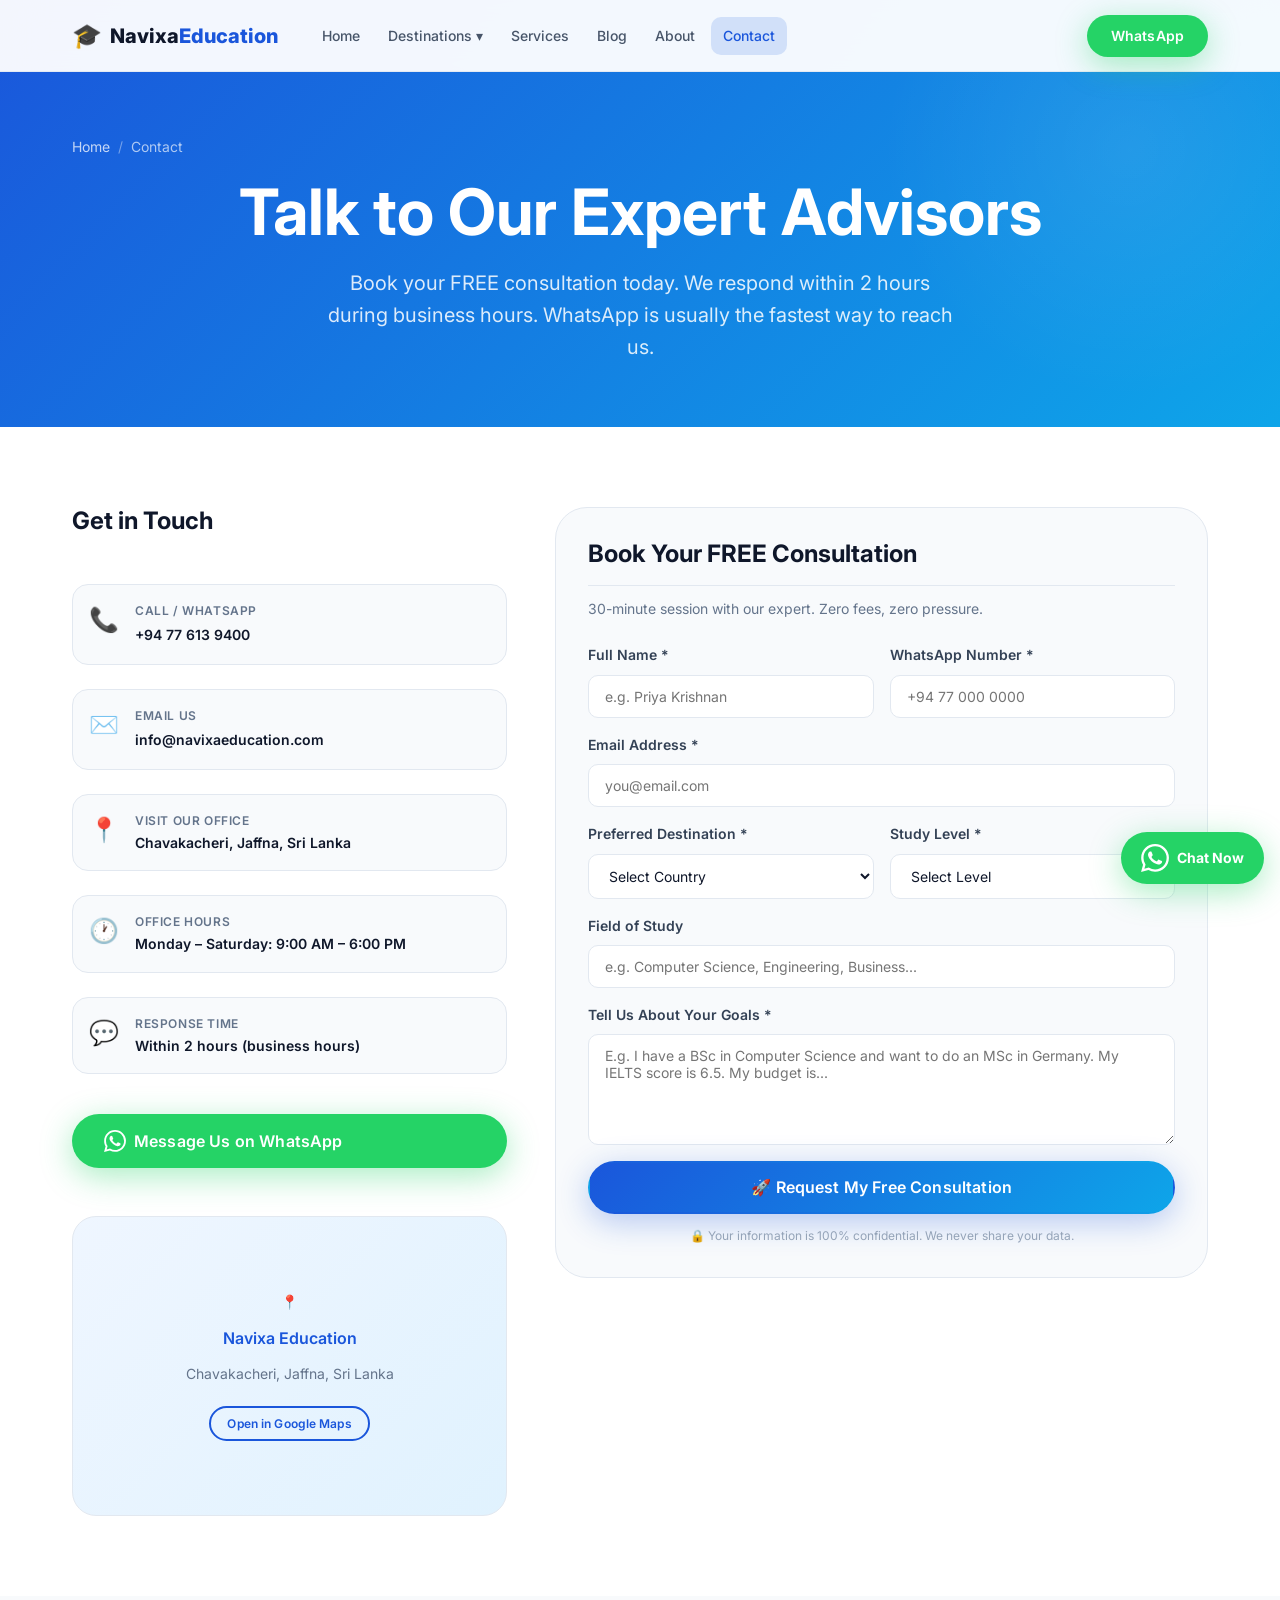
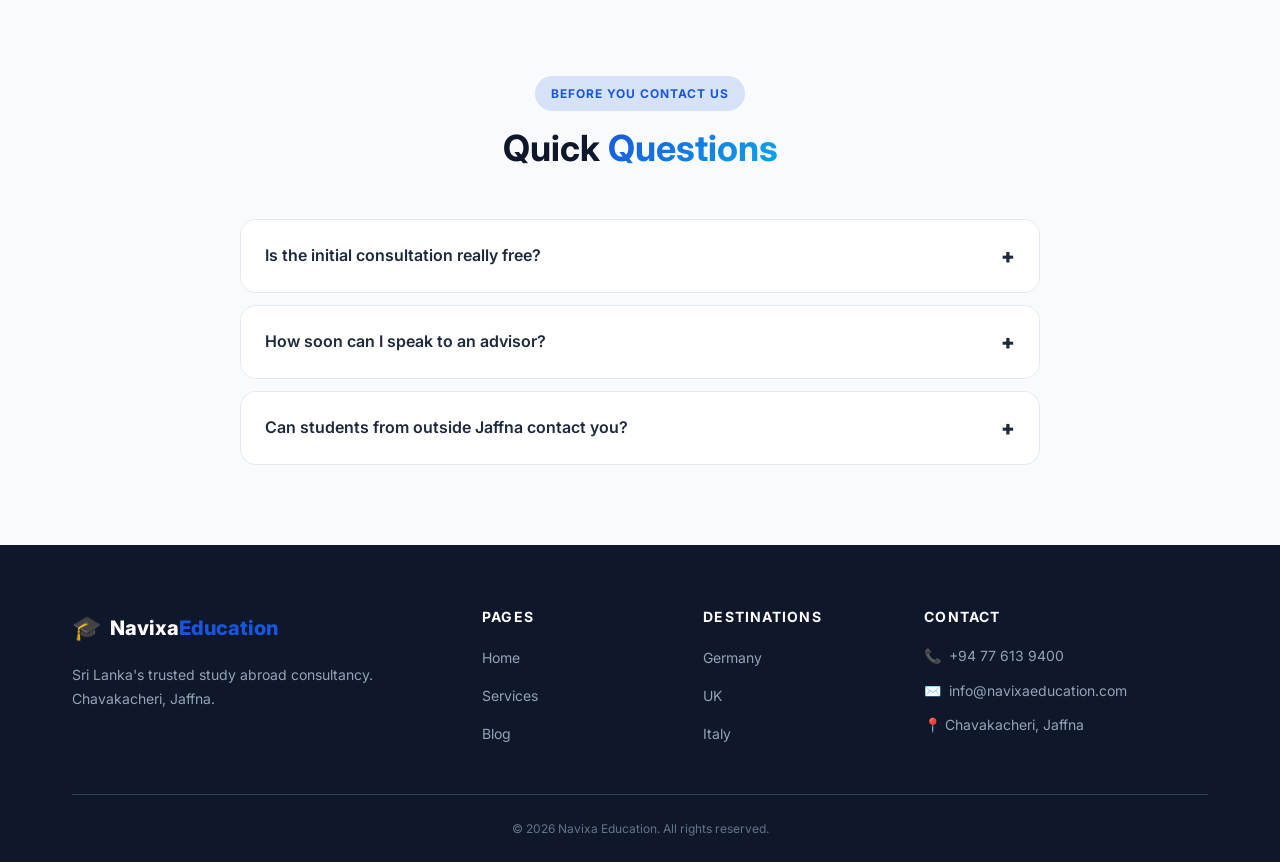
<file: contact.html>
﻿<!DOCTYPE html>
<html lang="en">
<head>
  <meta charset="UTF-8" />
  <meta name="viewport" content="width=device-width, initial-scale=1.0" />
  <title>Contact Navixa Education | Study Abroad Consultants Jaffna | +94 77 613 9400</title>
  <meta name="description" content="Contact Navixa Education, Jaffna. Book your free study abroad consultation. Phone: +94 77 613 9400. Email: info@navixaeducation.com. Chavakacheri, Jaffna." />
  <link rel="canonical" href="https://navixaeducation.com/contact" />
  <link rel="stylesheet" href="css/style.css" />
  <link rel="stylesheet" href="css/pages.css" />
  <link rel="stylesheet" href="css/responsive.css" />
  <link href="https://fonts.googleapis.com/css2?family=Inter:wght@300;400;500;600;700;800;900&display=swap" rel="stylesheet" />

  <!-- Schema.org Local Business -->
  <script type="application/ld+json">
  {
    "@context": "https://schema.org",
    "@type": "EducationalOrganization",
    "name": "Navixa Education",
    "description": "Study abroad consultancy for Sri Lankan students. Germany, UK, Italy and Europe specialists.",
    "url": "https://navixaeducation.com",
    "telephone": "+94776139400",
    "email": "info@navixaeducation.com",
    "address": {
      "@type": "PostalAddress",
      "streetAddress": "Chavakacheri",
      "addressLocality": "Jaffna",
      "addressCountry": "LK"
    },
    "openingHours": "Mo-Sa 09:00-18:00",
    "sameAs": []
  }
  </script>
</head>
<body>
  <header class="header" id="header">
    <div class="container nav-container">
      <a href="index.html" class="logo"><span class="logo-icon">🎓</span><span class="logo-text">Navixa<span class="logo-accent">Education</span></span></a>
      <nav class="nav"><ul class="nav-list">
        <li><a href="index.html" class="nav-link">Home</a></li>
        <li class="nav-dropdown"><a href="#" class="nav-link">Destinations ▾</a>
          <ul class="dropdown-menu">
            <li><a href="study-in-germany.html">🇩🇪 Germany</a></li>
            <li><a href="study-in-uk.html">🇬🇧 United Kingdom</a></li>
            <li><a href="study-in-italy.html">🇮🇹 Italy</a></li>
            <li><a href="student-visa-sri-lanka.html">🌍 Visa Guide</a></li>
          </ul>
        </li>
        <li><a href="services.html" class="nav-link">Services</a></li>
        <li><a href="blog.html" class="nav-link">Blog</a></li>
        <li><a href="about.html" class="nav-link">About</a></li>
        <li><a href="contact.html" class="nav-link active">Contact</a></li>
      </ul></nav>
      <a href="https://wa.me/94776139400" class="btn btn-whatsapp header-cta" target="_blank">WhatsApp</a>
      <button class="hamburger" id="hamburger" aria-label="Menu"><span></span><span></span><span></span></button>
    </div>
  </header>

  <section class="page-hero">
    <div class="container">
      <div class="breadcrumb"><a href="index.html">Home</a><span class="breadcrumb-sep">/</span><span>Contact</span></div>
      <h1>Talk to Our Expert Advisors</h1>
      <p>Book your FREE consultation today. We respond within 2 hours during business hours. WhatsApp is usually the fastest way to reach us.</p>
    </div>
  </section>

  <section class="section">
    <div class="container">
      <div class="contact-grid">
        <div class="contact-info">
          <h2 style="font-size:var(--text-2xl);color:var(--gray-900);margin-bottom:var(--space-6)">Get in Touch</h2>
          <div class="contact-item">
            <div class="contact-icon">📞</div>
            <div>
              <div class="contact-label">Call / WhatsApp</div>
              <a href="tel:+94776139400" class="contact-value">+94 77 613 9400</a>
            </div>
          </div>
          <div class="contact-item">
            <div class="contact-icon">✉️</div>
            <div>
              <div class="contact-label">Email Us</div>
              <a href="mailto:info@navixaeducation.com" class="contact-value">info@navixaeducation.com</a>
            </div>
          </div>
          <div class="contact-item">
            <div class="contact-icon">📍</div>
            <div>
              <div class="contact-label">Visit Our Office</div>
              <div class="contact-value">Chavakacheri, Jaffna, Sri Lanka</div>
            </div>
          </div>
          <div class="contact-item">
            <div class="contact-icon">🕐</div>
            <div>
              <div class="contact-label">Office Hours</div>
              <div class="contact-value">Monday – Saturday: 9:00 AM – 6:00 PM</div>
            </div>
          </div>
          <div class="contact-item">
            <div class="contact-icon">💬</div>
            <div>
              <div class="contact-label">Response Time</div>
              <div class="contact-value">Within 2 hours (business hours)</div>
            </div>
          </div>
          <a href="https://wa.me/94776139400?text=Hello%20Navixa%20Education%2C%20I%20want%20to%20book%20a%20free%20consultation" class="btn btn-whatsapp btn-lg" style="margin-top:var(--space-4)" target="_blank" id="contact-page-whatsapp">
            <svg width="22" height="22" viewBox="0 0 24 24" fill="currentColor"><path d="M17.472 14.382c-.297-.149-1.758-.867-2.03-.967-.273-.099-.471-.148-.67.15-.197.297-.767.966-.94 1.164-.173.199-.347.223-.644.075-.297-.15-1.255-.463-2.39-1.475-.883-.788-1.48-1.761-1.653-2.059-.173-.297-.018-.458.13-.606.134-.133.298-.347.446-.52.149-.174.198-.298.298-.497.099-.198.05-.371-.025-.52-.075-.149-.669-1.612-.916-2.207-.242-.579-.487-.5-.669-.51-.173-.008-.371-.01-.57-.01-.198 0-.52.074-.792.372-.272.297-1.04 1.016-1.04 2.479 0 1.462 1.065 2.875 1.213 3.074.149.198 2.096 3.2 5.077 4.487.709.306 1.262.489 1.694.625.712.227 1.36.195 1.871.118.571-.085 1.758-.719 2.006-1.413.248-.694.248-1.289.173-1.413-.074-.124-.272-.198-.57-.347m-5.421 7.403h-.004a9.87 9.87 0 01-5.031-1.378l-.361-.214-3.741.982.998-3.648-.235-.374a9.86 9.86 0 01-1.51-5.26c.001-5.45 4.436-9.884 9.888-9.884 2.64 0 5.122 1.03 6.988 2.898a9.825 9.825 0 012.893 6.994c-.003 5.45-4.437 9.884-9.885 9.884m8.413-18.297A11.815 11.815 0 0012.05 0C5.495 0 .16 5.335.157 11.892c0 2.096.547 4.142 1.588 5.945L.057 24l6.305-1.654a11.882 11.882 0 005.683 1.448h.005c6.554 0 11.89-5.335 11.893-11.893a11.821 11.821 0 00-3.48-8.413z"/></svg>
            Message Us on WhatsApp
          </a>

          <!-- Map placeholder -->
          <div class="contact-map" style="margin-top:var(--space-6)">
            <div class="contact-map-placeholder">
              <span>📍</span>
              <p>Navixa Education</p>
              <span>Chavakacheri, Jaffna, Sri Lanka</span>
              <a href="https://maps.google.com/?q=Irupalai+Junction+Jaffna+Sri+Lanka" target="_blank" class="btn btn-outline btn-sm" style="margin-top:0.5rem">Open in Google Maps</a>
            </div>
          </div>
        </div>

        <form class="contact-form" id="contact-form" novalidate>
          <h3>Book Your FREE Consultation</h3>
          <p style="color:var(--gray-500);font-size:var(--text-sm);margin-bottom:var(--space-6);margin-top:calc(var(--space-3) * -1)">30-minute session with our expert. Zero fees, zero pressure.</p>

          <div class="form-row">
            <div class="form-group">
              <label for="full-name">Full Name *</label>
              <input type="text" id="full-name" name="name" placeholder="e.g. Priya Krishnan" required autocomplete="name" />
            </div>
            <div class="form-group">
              <label for="whatsapp">WhatsApp Number *</label>
              <input type="tel" id="whatsapp" name="phone" placeholder="+94 77 000 0000" required autocomplete="tel" />
            </div>
          </div>

          <div class="form-group">
            <label for="email">Email Address *</label>
            <input type="email" id="email" name="email" placeholder="you@email.com" required autocomplete="email" />
          </div>

          <div class="form-row">
            <div class="form-group">
              <label for="country">Preferred Destination *</label>
              <select id="country" name="country" required>
                <option value="">Select Country</option>
                <option value="germany">🇩🇪 Germany</option>
                <option value="uk">🇬🇧 United Kingdom</option>
                <option value="italy">🇮🇹 Italy</option>
                <option value="malta">🇲🇹 Malta</option>
                <option value="norway">🇳🇴 Norway</option>
                <option value="other">🌍 Not Sure Yet</option>
              </select>
            </div>
            <div class="form-group">
              <label for="level">Study Level *</label>
              <select id="level" name="level" required>
                <option value="">Select Level</option>
                <option value="bachelor">Bachelor's Degree</option>
                <option value="master">Master's Degree</option>
                <option value="phd">PhD / Doctorate</option>
                <option value="diploma">Diploma / Certificate</option>
              </select>
            </div>
          </div>

          <div class="form-group">
            <label for="field">Field of Study</label>
            <input type="text" id="field" name="field" placeholder="e.g. Computer Science, Engineering, Business..." />
          </div>

          <div class="form-group">
            <label for="message">Tell Us About Your Goals *</label>
            <textarea id="message" name="message" rows="5" placeholder="E.g. I have a BSc in Computer Science and want to do an MSc in Germany. My IELTS score is 6.5. My budget is..." required></textarea>
          </div>

          <button type="submit" class="btn btn-primary btn-full btn-lg" id="contact-submit-btn">
            🚀 Request My Free Consultation
          </button>

          <div class="form-success">
            <h4>✅ Request Received!</h4>
            <p>Thank you! Our advisor will contact you within 2 hours via WhatsApp or email. For immediate assistance, WhatsApp us directly at +94 77 613 9400.</p>
            <a href="https://wa.me/94776139400" class="btn btn-whatsapp" target="_blank" style="margin-top:1rem">💬 WhatsApp Now</a>
          </div>

          <p class="form-disclaimer">🔒 Your information is 100% confidential. We never share your data.</p>
        </form>
      </div>
    </div>
  </section>

  <!-- FAQ on contact page -->
  <section class="section" style="background:var(--gray-50)">
    <div class="container">
      <div class="section-header">
        <div class="section-badge">Before You Contact Us</div>
        <h2 class="section-title">Quick <span class="text-gradient">Questions</span></h2>
      </div>
      <div style="max-width:800px;margin:0 auto">
        <div class="faq-list">
          <div class="faq-item"><div class="faq-question">Is the initial consultation really free? <span class="faq-icon">+</span></div><div class="faq-answer"><div class="faq-answer-inner">Yes, absolutely. The first consultation is 100% free. We'll assess your profile, discuss your options, and give you honest advice — no strings attached. We only charge service fees if you decide to proceed with us after the consultation.</div></div></div>
          <div class="faq-item"><div class="faq-question">How soon can I speak to an advisor? <span class="faq-icon">+</span></div><div class="faq-answer"><div class="faq-answer-inner">For WhatsApp inquiries, we typically respond within 1–2 hours during office hours (Mon–Sat, 9 AM–6 PM). For form submissions, we call back within 2 hours. For urgent matters, WhatsApp is always the fastest way to reach us.</div></div></div>
          <div class="faq-item"><div class="faq-question">Can students from outside Jaffna contact you? <span class="faq-icon">+</span></div><div class="faq-answer"><div class="faq-answer-inner">Absolutely! While we're based in Jaffna, we serve students from across Sri Lanka — Colombo, Kandy, Vavuniya, Galle, and everywhere else. All consultations can be done online via WhatsApp video call or Zoom. Many of our successful students came from Colombo and other cities.</div></div></div>
        </div>
      </div>
    </div>
  </section>

  <footer class="footer"><div class="container">
    <div class="footer-grid">
      <div class="footer-brand"><a href="index.html" class="logo footer-logo"><span class="logo-icon">🎓</span><span class="logo-text">Navixa<span class="logo-accent">Education</span></span></a><p>Sri Lanka's trusted study abroad consultancy. Chavakacheri, Jaffna.</p></div>
      <div class="footer-links"><h4>Pages</h4><ul><li><a href="index.html">Home</a></li><li><a href="services.html">Services</a></li><li><a href="blog.html">Blog</a></li></ul></div>
      <div class="footer-links"><h4>Destinations</h4><ul><li><a href="study-in-germany.html">Germany</a></li><li><a href="study-in-uk.html">UK</a></li><li><a href="study-in-italy.html">Italy</a></li></ul></div>
      <div class="footer-contact"><h4>Contact</h4><ul><li>📞 <a href="tel:+94776139400">+94 77 613 9400</a></li><li>✉️ <a href="mailto:info@navixaeducation.com">info@navixaeducation.com</a></li><li>📍 Chavakacheri, Jaffna</li></ul></div>
    </div>
    <div class="footer-bottom"><p>© 2026 Navixa Education. All rights reserved.</p></div>
  </div></footer>

  <a href="https://wa.me/94776139400" class="sticky-whatsapp" id="sticky-whatsapp-btn" target="_blank" aria-label="WhatsApp">
    <svg width="28" height="28" viewBox="0 0 24 24" fill="currentColor"><path d="M17.472 14.382c-.297-.149-1.758-.867-2.03-.967-.273-.099-.471-.148-.67.15-.197.297-.767.966-.94 1.164-.173.199-.347.223-.644.075-.297-.15-1.255-.463-2.39-1.475-.883-.788-1.48-1.761-1.653-2.059-.173-.297-.018-.458.13-.606.134-.133.298-.347.446-.52.149-.174.198-.298.298-.497.099-.198.05-.371-.025-.52-.075-.149-.669-1.612-.916-2.207-.242-.579-.487-.5-.669-.51-.173-.008-.371-.01-.57-.01-.198 0-.52.074-.792.372-.272.297-1.04 1.016-1.04 2.479 0 1.462 1.065 2.875 1.213 3.074.149.198 2.096 3.2 5.077 4.487.709.306 1.262.489 1.694.625.712.227 1.36.195 1.871.118.571-.085 1.758-.719 2.006-1.413.248-.694.248-1.289.173-1.413-.074-.124-.272-.198-.57-.347m-5.421 7.403h-.004a9.87 9.87 0 01-5.031-1.378l-.361-.214-3.741.982.998-3.648-.235-.374a9.86 9.86 0 01-1.51-5.26c.001-5.45 4.436-9.884 9.888-9.884 2.64 0 5.122 1.03 6.988 2.898a9.825 9.825 0 012.893 6.994c-.003 5.45-4.437 9.884-9.885 9.884m8.413-18.297A11.815 11.815 0 0012.05 0C5.495 0 .16 5.335.157 11.892c0 2.096.547 4.142 1.588 5.945L.057 24l6.305-1.654a11.882 11.882 0 005.683 1.448h.005c6.554 0 11.89-5.335 11.893-11.893a11.821 11.821 0 00-3.48-8.413z"/></svg>
    <span>Chat Now</span>
  </a>
  <script src="js/main.js"></script>
</body>
</html>
</file>
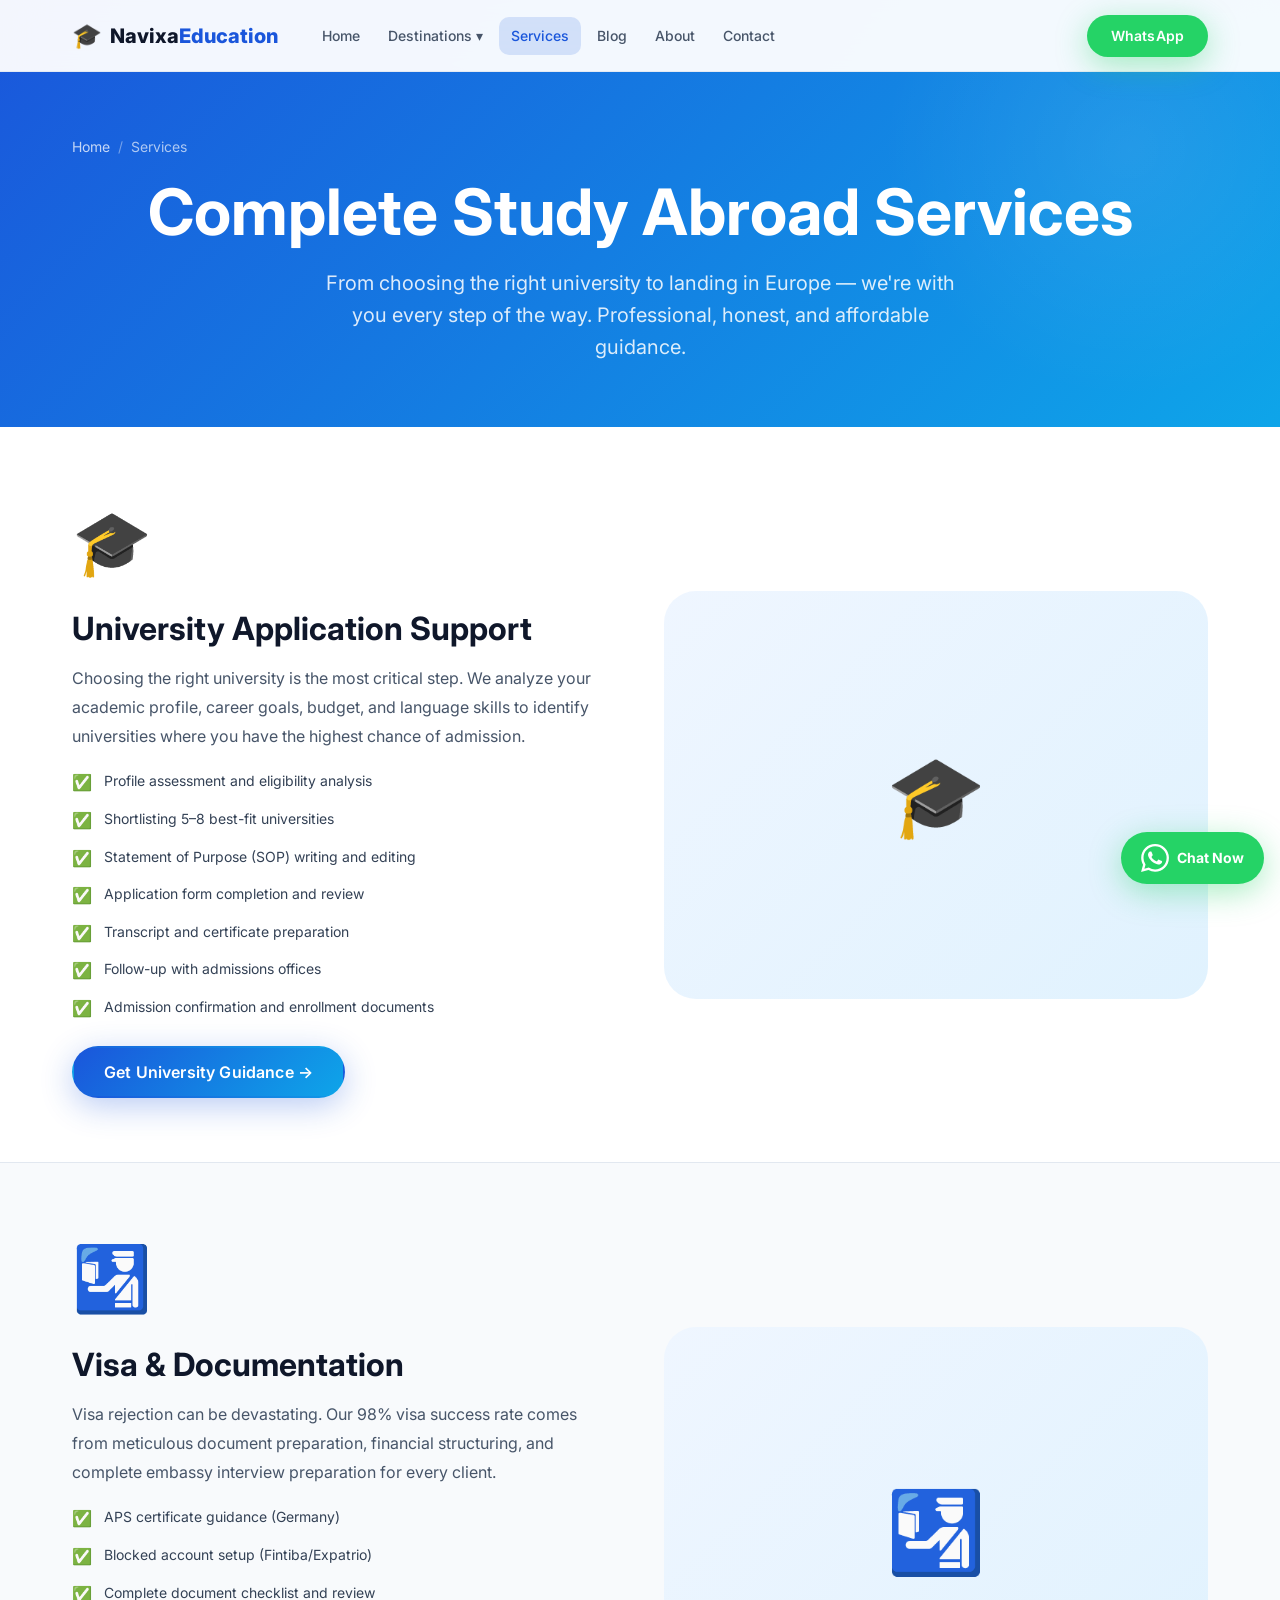
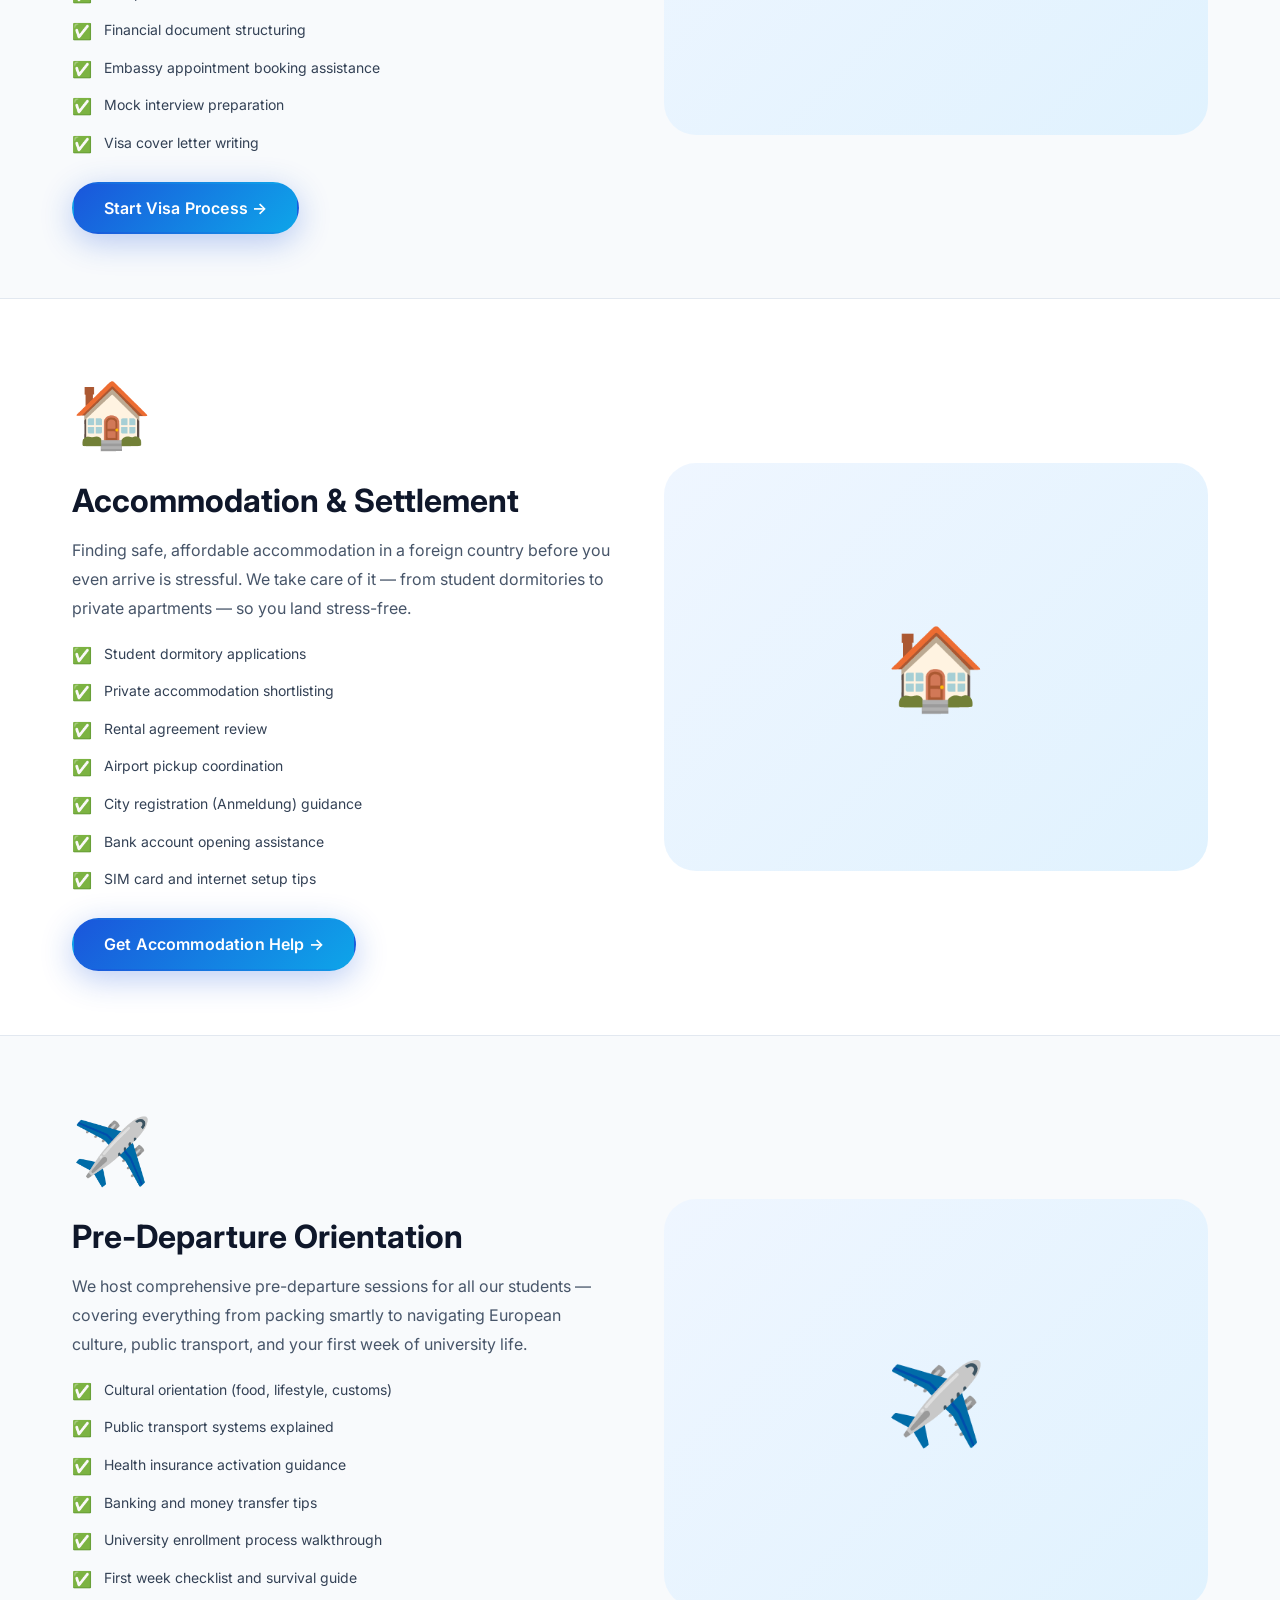
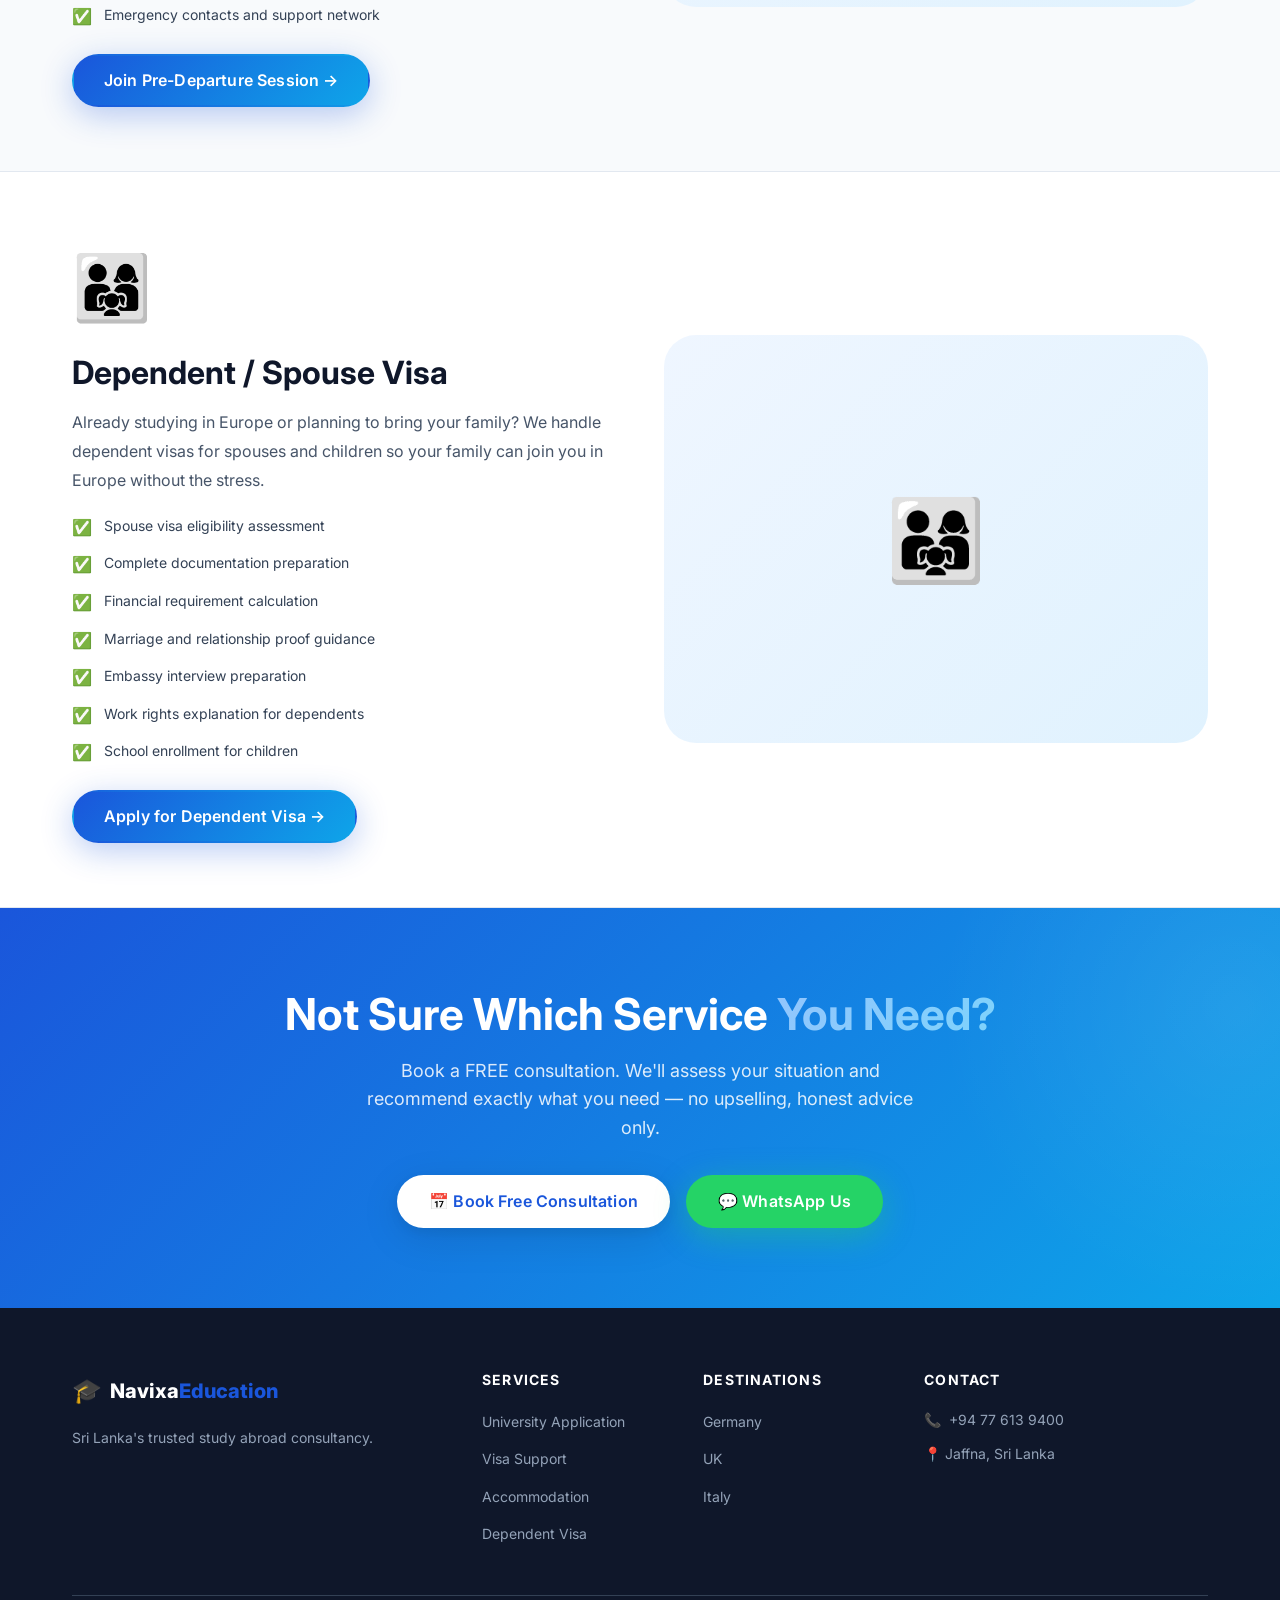
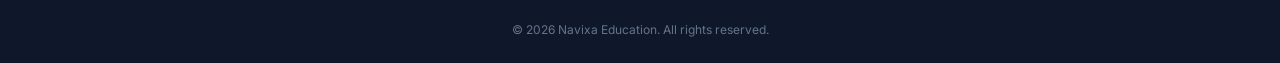
<file: services.html>
﻿<!DOCTYPE html>
<html lang="en">
<head>
  <meta charset="UTF-8" />
  <meta name="viewport" content="width=device-width, initial-scale=1.0" />
  <title>Study Abroad Services | Navixa Education Sri Lanka</title>
  <meta name="description" content="Complete study abroad services: university application, student visa, accommodation, pre-departure support, and dependent visas. Navixa Education, Jaffna." />
  <link rel="canonical" href="https://navixaeducation.com/services" />
  <link rel="stylesheet" href="css/style.css" />
  <link rel="stylesheet" href="css/pages.css" />
  <link rel="stylesheet" href="css/responsive.css" />
  <link href="https://fonts.googleapis.com/css2?family=Inter:wght@300;400;500;600;700;800;900&display=swap" rel="stylesheet" />
</head>
<body>
  <header class="header" id="header">
    <div class="container nav-container">
      <a href="index.html" class="logo"><span class="logo-icon">🎓</span><span class="logo-text">Navixa<span class="logo-accent">Education</span></span></a>
      <nav class="nav"><ul class="nav-list">
        <li><a href="index.html" class="nav-link">Home</a></li>
        <li class="nav-dropdown"><a href="#" class="nav-link">Destinations ▾</a>
          <ul class="dropdown-menu">
            <li><a href="study-in-germany.html">🇩🇪 Germany</a></li>
            <li><a href="study-in-uk.html">🇬🇧 United Kingdom</a></li>
            <li><a href="study-in-italy.html">🇮🇹 Italy</a></li>
            <li><a href="student-visa-sri-lanka.html">🌍 Visa Guide</a></li>
          </ul>
        </li>
        <li><a href="services.html" class="nav-link active">Services</a></li>
        <li><a href="blog.html" class="nav-link">Blog</a></li>
        <li><a href="about.html" class="nav-link">About</a></li>
        <li><a href="contact.html" class="nav-link">Contact</a></li>
      </ul></nav>
      <a href="https://wa.me/94776139400" class="btn btn-whatsapp header-cta" target="_blank">WhatsApp</a>
      <button class="hamburger" id="hamburger" aria-label="Menu"><span></span><span></span><span></span></button>
    </div>
  </header>

  <section class="page-hero">
    <div class="container">
      <div class="breadcrumb"><a href="index.html">Home</a><span class="breadcrumb-sep">/</span><span>Services</span></div>
      <h1>Complete Study Abroad Services</h1>
      <p>From choosing the right university to landing in Europe — we're with you every step of the way. Professional, honest, and affordable guidance.</p>
    </div>
  </section>

  <!-- University Application -->
  <section class="service-detail" id="university">
    <div class="container">
      <div class="service-detail-grid">
        <div>
          <div class="service-detail-icon">🎓</div>
          <h2>University Application Support</h2>
          <p>Choosing the right university is the most critical step. We analyze your academic profile, career goals, budget, and language skills to identify universities where you have the highest chance of admission.</p>
          <div class="service-feature-list">
            <div class="service-feature-item">Profile assessment and eligibility analysis</div>
            <div class="service-feature-item">Shortlisting 5–8 best-fit universities</div>
            <div class="service-feature-item">Statement of Purpose (SOP) writing and editing</div>
            <div class="service-feature-item">Application form completion and review</div>
            <div class="service-feature-item">Transcript and certificate preparation</div>
            <div class="service-feature-item">Follow-up with admissions offices</div>
            <div class="service-feature-item">Admission confirmation and enrollment documents</div>
          </div>
          <a href="contact.html" class="btn btn-primary btn-lg" id="service-univ-cta">Get University Guidance →</a>
        </div>
        <div class="service-image-placeholder">🎓</div>
      </div>
    </div>
  </section>

  <!-- Visa & Documentation -->
  <section class="service-detail" id="visa" style="background:var(--gray-50)">
    <div class="container">
      <div class="service-detail-grid reverse">
        <div class="service-image-placeholder">🛂</div>
        <div>
          <div class="service-detail-icon">🛂</div>
          <h2>Visa & Documentation</h2>
          <p>Visa rejection can be devastating. Our 98% visa success rate comes from meticulous document preparation, financial structuring, and complete embassy interview preparation for every client.</p>
          <div class="service-feature-list">
            <div class="service-feature-item">APS certificate guidance (Germany)</div>
            <div class="service-feature-item">Blocked account setup (Fintiba/Expatrio)</div>
            <div class="service-feature-item">Complete document checklist and review</div>
            <div class="service-feature-item">Financial document structuring</div>
            <div class="service-feature-item">Embassy appointment booking assistance</div>
            <div class="service-feature-item">Mock interview preparation</div>
            <div class="service-feature-item">Visa cover letter writing</div>
          </div>
          <a href="contact.html" class="btn btn-primary btn-lg" id="service-visa-cta">Start Visa Process →</a>
        </div>
      </div>
    </div>
  </section>

  <!-- Accommodation -->
  <section class="service-detail" id="accommodation">
    <div class="container">
      <div class="service-detail-grid">
        <div>
          <div class="service-detail-icon">🏠</div>
          <h2>Accommodation & Settlement</h2>
          <p>Finding safe, affordable accommodation in a foreign country before you even arrive is stressful. We take care of it — from student dormitories to private apartments — so you land stress-free.</p>
          <div class="service-feature-list">
            <div class="service-feature-item">Student dormitory applications</div>
            <div class="service-feature-item">Private accommodation shortlisting</div>
            <div class="service-feature-item">Rental agreement review</div>
            <div class="service-feature-item">Airport pickup coordination</div>
            <div class="service-feature-item">City registration (Anmeldung) guidance</div>
            <div class="service-feature-item">Bank account opening assistance</div>
            <div class="service-feature-item">SIM card and internet setup tips</div>
          </div>
          <a href="contact.html" class="btn btn-primary btn-lg" id="service-acc-cta">Get Accommodation Help →</a>
        </div>
        <div class="service-image-placeholder">🏠</div>
      </div>
    </div>
  </section>

  <!-- Pre-departure -->
  <section class="service-detail" id="predeparture" style="background:var(--gray-50)">
    <div class="container">
      <div class="service-detail-grid reverse">
        <div class="service-image-placeholder">✈️</div>
        <div>
          <div class="service-detail-icon">✈️</div>
          <h2>Pre-Departure Orientation</h2>
          <p>We host comprehensive pre-departure sessions for all our students — covering everything from packing smartly to navigating European culture, public transport, and your first week of university life.</p>
          <div class="service-feature-list">
            <div class="service-feature-item">Cultural orientation (food, lifestyle, customs)</div>
            <div class="service-feature-item">Public transport systems explained</div>
            <div class="service-feature-item">Health insurance activation guidance</div>
            <div class="service-feature-item">Banking and money transfer tips</div>
            <div class="service-feature-item">University enrollment process walkthrough</div>
            <div class="service-feature-item">First week checklist and survival guide</div>
            <div class="service-feature-item">Emergency contacts and support network</div>
          </div>
          <a href="contact.html" class="btn btn-primary btn-lg" id="service-dep-cta">Join Pre-Departure Session →</a>
        </div>
      </div>
    </div>
  </section>

  <!-- Dependent Visa -->
  <section class="service-detail" id="dependent">
    <div class="container">
      <div class="service-detail-grid">
        <div>
          <div class="service-detail-icon">👨‍👩‍👧</div>
          <h2>Dependent / Spouse Visa</h2>
          <p>Already studying in Europe or planning to bring your family? We handle dependent visas for spouses and children so your family can join you in Europe without the stress.</p>
          <div class="service-feature-list">
            <div class="service-feature-item">Spouse visa eligibility assessment</div>
            <div class="service-feature-item">Complete documentation preparation</div>
            <div class="service-feature-item">Financial requirement calculation</div>
            <div class="service-feature-item">Marriage and relationship proof guidance</div>
            <div class="service-feature-item">Embassy interview preparation</div>
            <div class="service-feature-item">Work rights explanation for dependents</div>
            <div class="service-feature-item">School enrollment for children</div>
          </div>
          <a href="contact.html" class="btn btn-primary btn-lg" id="service-dep-visa-cta">Apply for Dependent Visa →</a>
        </div>
        <div class="service-image-placeholder">👨‍👩‍👧</div>
      </div>
    </div>
  </section>

  <section class="cta-banner">
    <div class="container"><div class="cta-content">
      <h2>Not Sure Which Service <span class="text-gradient-light">You Need?</span></h2>
      <p>Book a FREE consultation. We'll assess your situation and recommend exactly what you need — no upselling, honest advice only.</p>
      <div class="cta-actions">
        <a href="contact.html" class="btn btn-white btn-lg" id="services-cta-book">📅 Book Free Consultation</a>
        <a href="https://wa.me/94776139400" class="btn btn-whatsapp btn-lg" target="_blank">💬 WhatsApp Us</a>
      </div>
    </div></div>
  </section>

  <footer class="footer"><div class="container">
    <div class="footer-grid">
      <div class="footer-brand"><a href="index.html" class="logo footer-logo"><span class="logo-icon">🎓</span><span class="logo-text">Navixa<span class="logo-accent">Education</span></span></a><p>Sri Lanka's trusted study abroad consultancy.</p></div>
      <div class="footer-links"><h4>Services</h4><ul><li><a href="services.html#university">University Application</a></li><li><a href="services.html#visa">Visa Support</a></li><li><a href="services.html#accommodation">Accommodation</a></li><li><a href="services.html#dependent">Dependent Visa</a></li></ul></div>
      <div class="footer-links"><h4>Destinations</h4><ul><li><a href="study-in-germany.html">Germany</a></li><li><a href="study-in-uk.html">UK</a></li><li><a href="study-in-italy.html">Italy</a></li></ul></div>
      <div class="footer-contact"><h4>Contact</h4><ul><li>📞 <a href="tel:+94776139400">+94 77 613 9400</a></li><li>📍 Jaffna, Sri Lanka</li></ul></div>
    </div>
    <div class="footer-bottom"><p>© 2026 Navixa Education. All rights reserved.</p></div>
  </div></footer>

  <a href="https://wa.me/94776139400" class="sticky-whatsapp" id="sticky-whatsapp-btn" target="_blank" aria-label="WhatsApp">
    <svg width="28" height="28" viewBox="0 0 24 24" fill="currentColor"><path d="M17.472 14.382c-.297-.149-1.758-.867-2.03-.967-.273-.099-.471-.148-.67.15-.197.297-.767.966-.94 1.164-.173.199-.347.223-.644.075-.297-.15-1.255-.463-2.39-1.475-.883-.788-1.48-1.761-1.653-2.059-.173-.297-.018-.458.13-.606.134-.133.298-.347.446-.52.149-.174.198-.298.298-.497.099-.198.05-.371-.025-.52-.075-.149-.669-1.612-.916-2.207-.242-.579-.487-.5-.669-.51-.173-.008-.371-.01-.57-.01-.198 0-.52.074-.792.372-.272.297-1.04 1.016-1.04 2.479 0 1.462 1.065 2.875 1.213 3.074.149.198 2.096 3.2 5.077 4.487.709.306 1.262.489 1.694.625.712.227 1.36.195 1.871.118.571-.085 1.758-.719 2.006-1.413.248-.694.248-1.289.173-1.413-.074-.124-.272-.198-.57-.347m-5.421 7.403h-.004a9.87 9.87 0 01-5.031-1.378l-.361-.214-3.741.982.998-3.648-.235-.374a9.86 9.86 0 01-1.51-5.26c.001-5.45 4.436-9.884 9.888-9.884 2.64 0 5.122 1.03 6.988 2.898a9.825 9.825 0 012.893 6.994c-.003 5.45-4.437 9.884-9.885 9.884m8.413-18.297A11.815 11.815 0 0012.05 0C5.495 0 .16 5.335.157 11.892c0 2.096.547 4.142 1.588 5.945L.057 24l6.305-1.654a11.882 11.882 0 005.683 1.448h.005c6.554 0 11.89-5.335 11.893-11.893a11.821 11.821 0 00-3.48-8.413z"/></svg>
    <span>Chat Now</span>
  </a>
  <script src="js/main.js"></script>
</body>
</html>
</file>
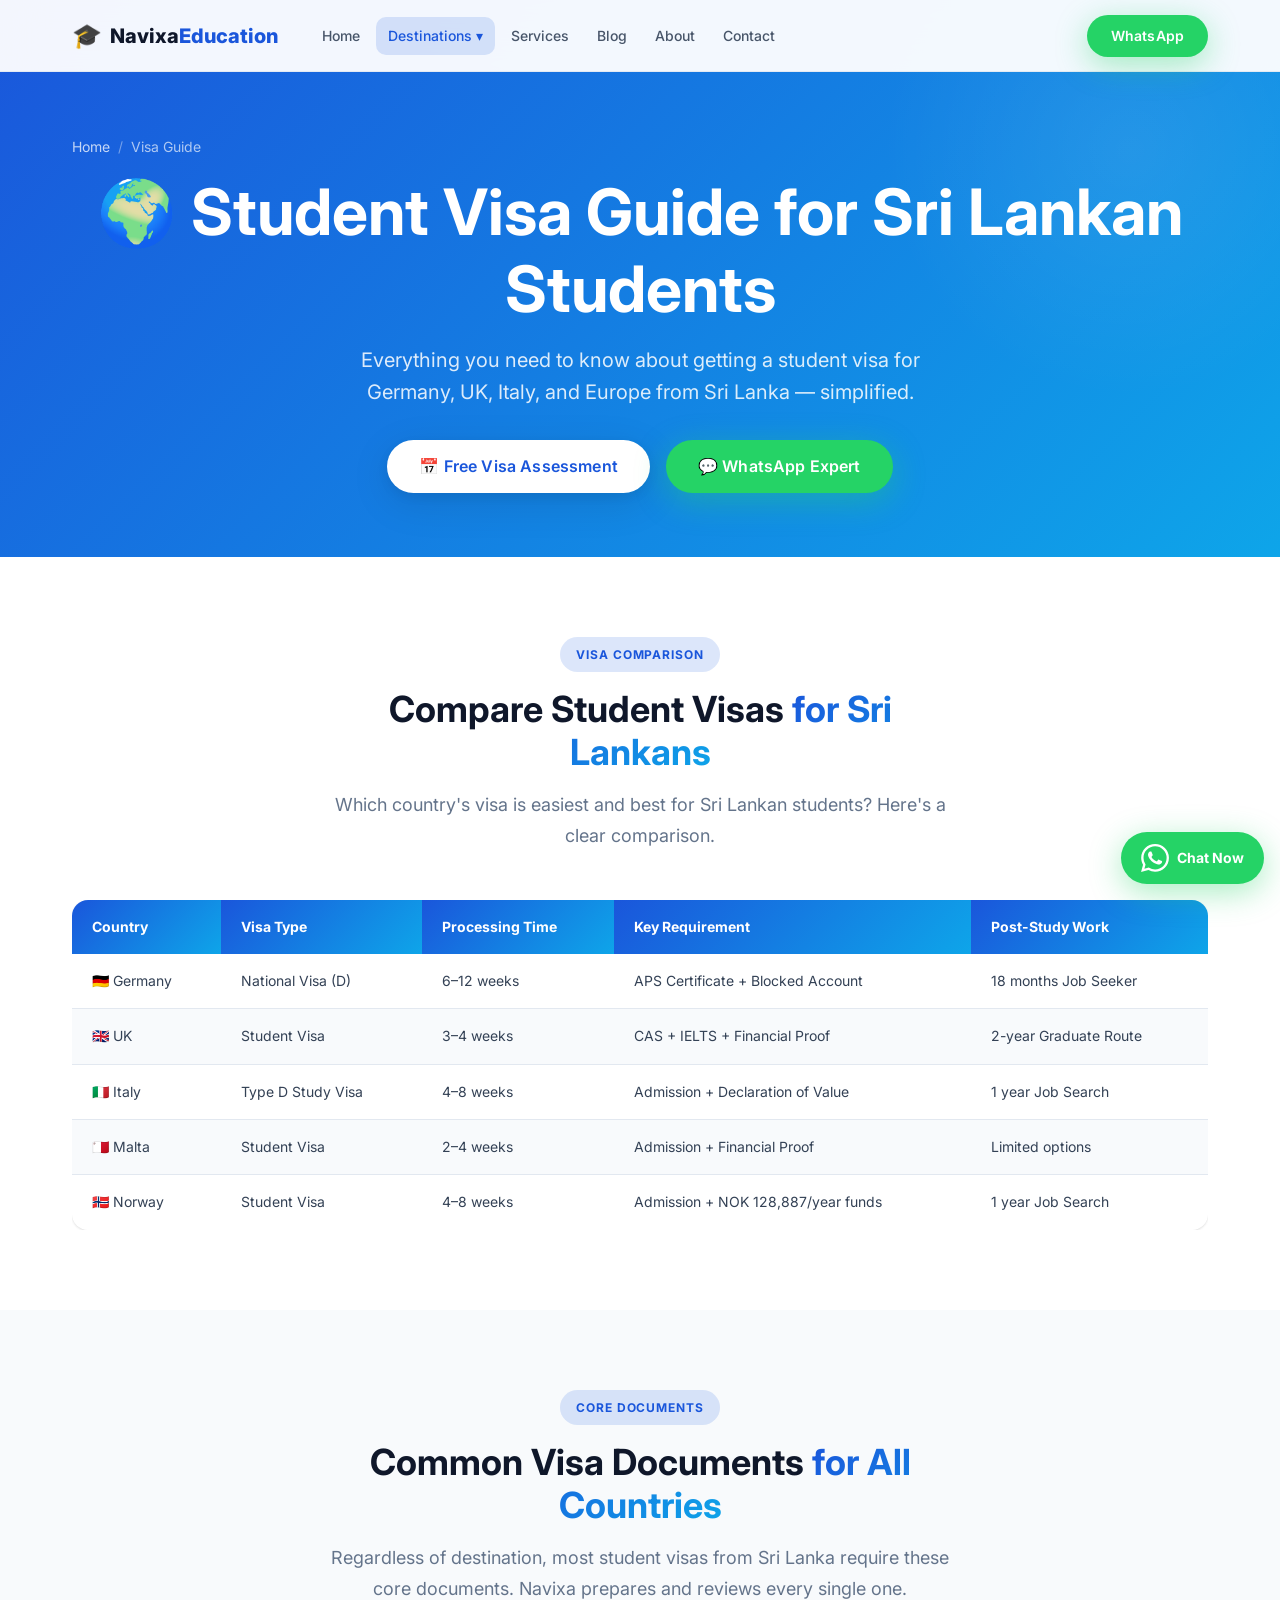
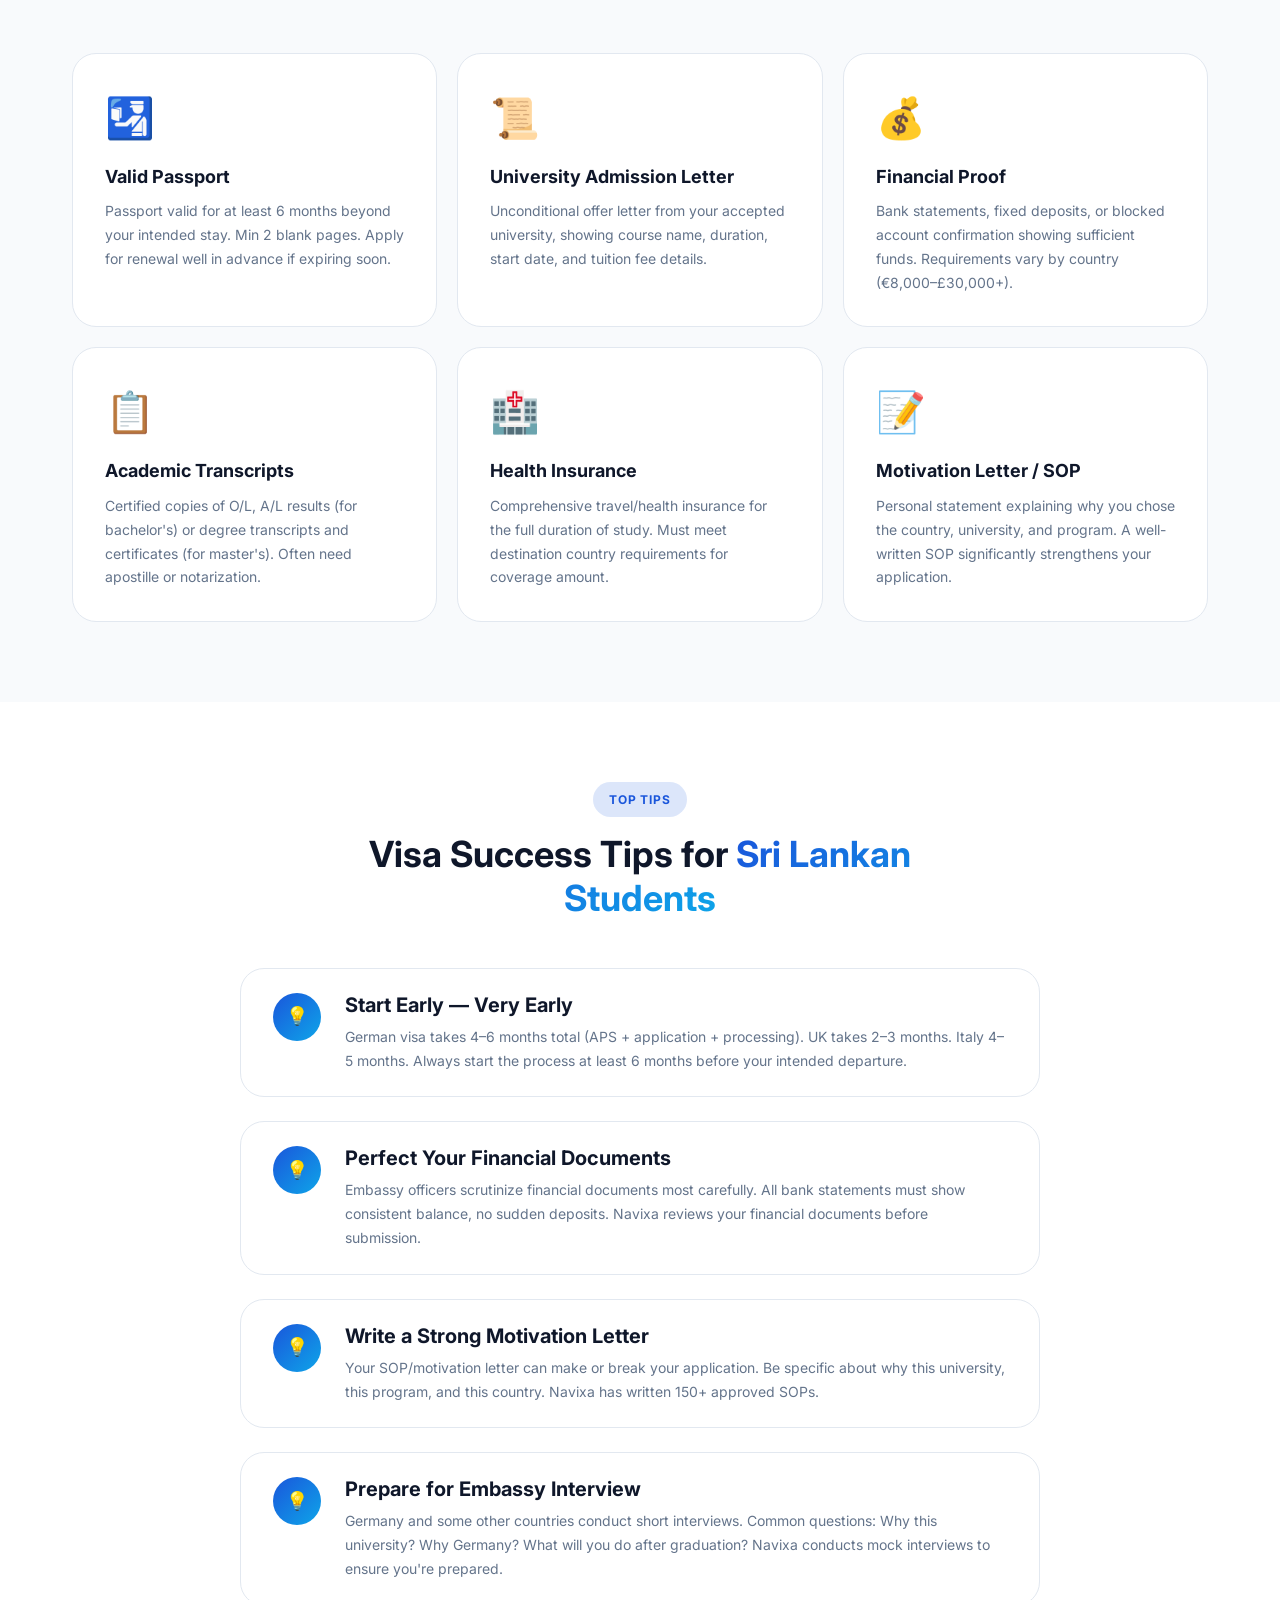
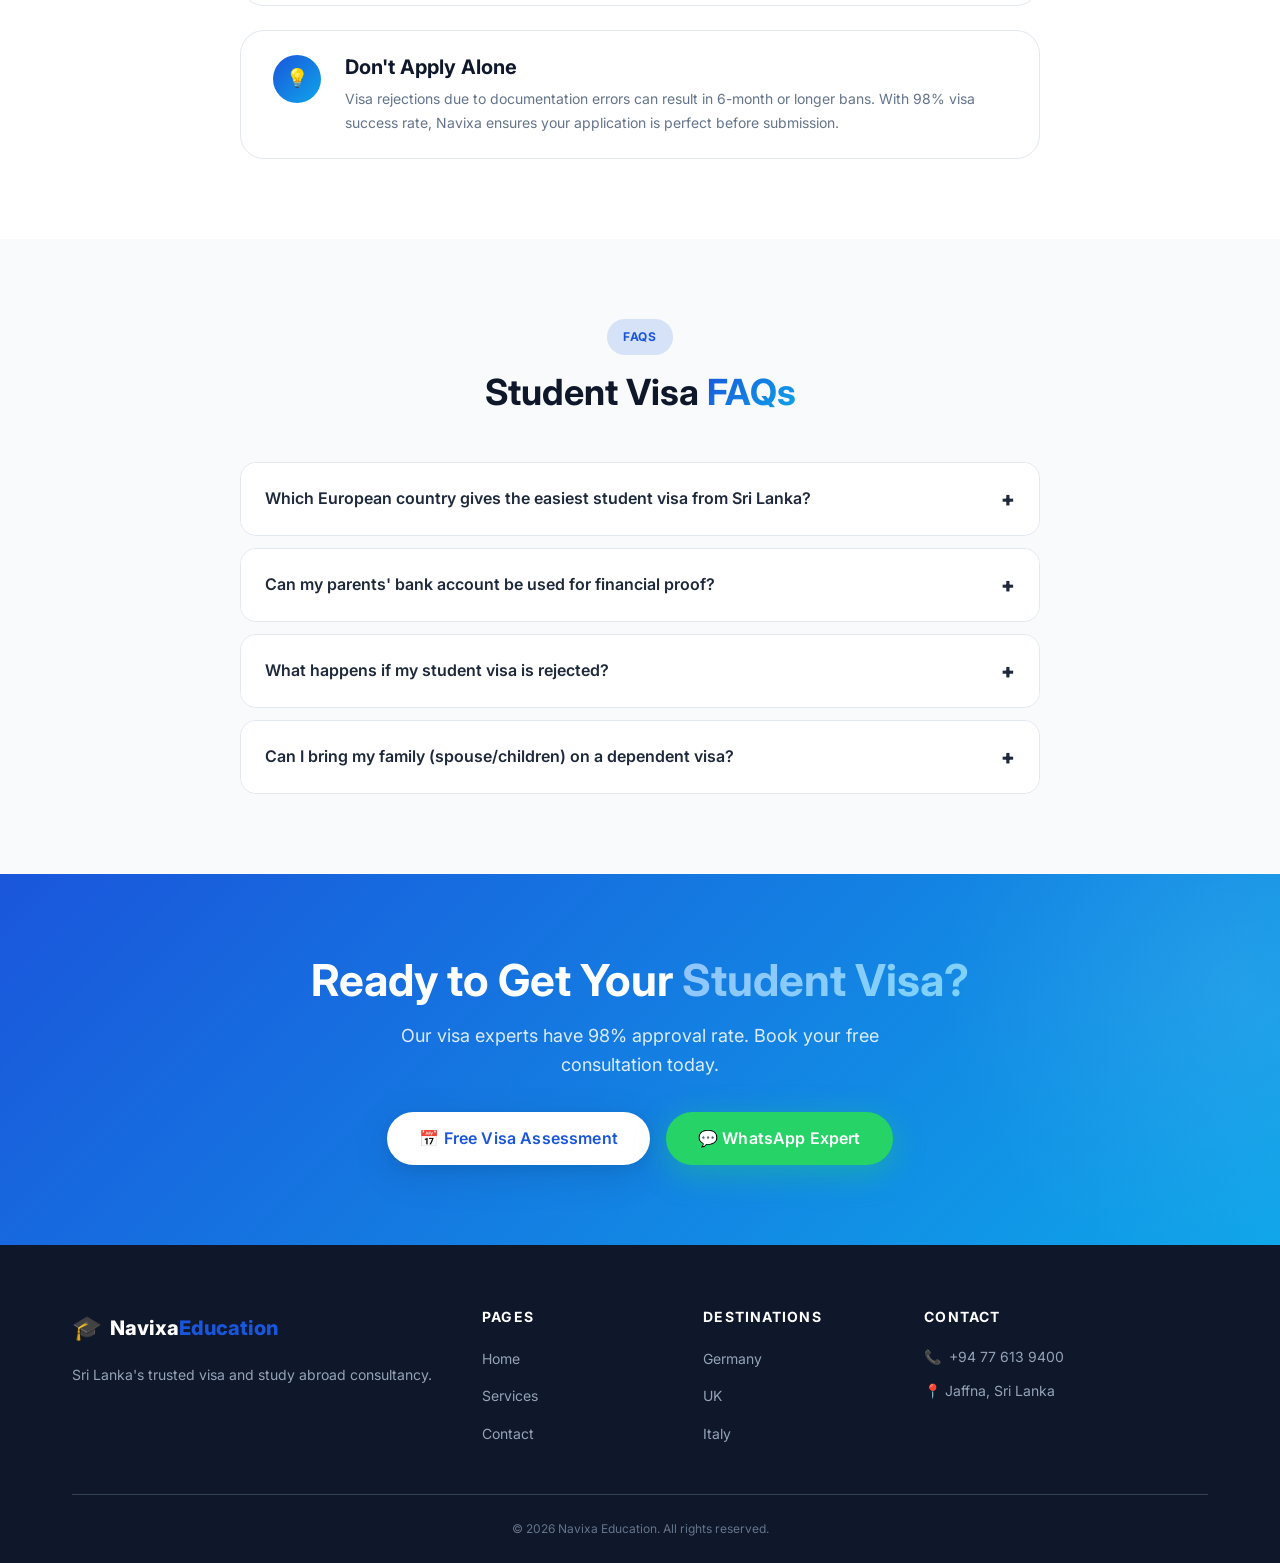
<file: student-visa-sri-lanka.html>
﻿<!DOCTYPE html>
<html lang="en">
<head>
  <meta charset="UTF-8" />
  <meta name="viewport" content="width=device-width, initial-scale=1.0" />
  <title>Student Visa Guide Sri Lanka 2026 | Europe Visa Process | Navixa Education</title>
  <meta name="description" content="Complete student visa guide for Sri Lankan students. Germany, UK, Italy visa requirements, documents, process, and costs. Expert guidance from Navixa Education Jaffna." />
  <link rel="canonical" href="https://navixaeducation.com/student-visa-sri-lanka" />
  <link rel="stylesheet" href="css/style.css" />
  <link rel="stylesheet" href="css/pages.css" />
  <link rel="stylesheet" href="css/responsive.css" />
  <link href="https://fonts.googleapis.com/css2?family=Inter:wght@300;400;500;600;700;800;900&display=swap" rel="stylesheet" />
</head>
<body>
  <header class="header" id="header">
    <div class="container nav-container">
      <a href="index.html" class="logo"><span class="logo-icon">🎓</span><span class="logo-text">Navixa<span class="logo-accent">Education</span></span></a>
      <nav class="nav"><ul class="nav-list">
        <li><a href="index.html" class="nav-link">Home</a></li>
        <li class="nav-dropdown"><a href="#" class="nav-link active">Destinations ▾</a>
          <ul class="dropdown-menu">
            <li><a href="study-in-germany.html">🇩🇪 Germany</a></li>
            <li><a href="study-in-uk.html">🇬🇧 United Kingdom</a></li>
            <li><a href="study-in-italy.html">🇮🇹 Italy</a></li>
            <li><a href="student-visa-sri-lanka.html">🌍 Visa Guide</a></li>
          </ul>
        </li>
        <li><a href="services.html" class="nav-link">Services</a></li>
        <li><a href="blog.html" class="nav-link">Blog</a></li>
        <li><a href="about.html" class="nav-link">About</a></li>
        <li><a href="contact.html" class="nav-link">Contact</a></li>
      </ul></nav>
      <a href="https://wa.me/94776139400" class="btn btn-whatsapp header-cta" target="_blank">WhatsApp</a>
      <button class="hamburger" id="hamburger" aria-label="Menu"><span></span><span></span><span></span></button>
    </div>
  </header>

  <section class="page-hero">
    <div class="container">
      <div class="breadcrumb"><a href="index.html">Home</a><span class="breadcrumb-sep">/</span><span>Visa Guide</span></div>
      <h1>🌍 Student Visa Guide for Sri Lankan Students</h1>
      <p>Everything you need to know about getting a student visa for Germany, UK, Italy, and Europe from Sri Lanka — simplified.</p>
      <div style="margin-top:2rem;display:flex;gap:1rem;justify-content:center;flex-wrap:wrap">
        <a href="contact.html" class="btn btn-white btn-lg">📅 Free Visa Assessment</a>
        <a href="https://wa.me/94776139400" class="btn btn-whatsapp btn-lg" target="_blank">💬 WhatsApp Expert</a>
      </div>
    </div>
  </section>

  <section class="section">
    <div class="container">
      <div class="section-header">
        <div class="section-badge">Visa Comparison</div>
        <h2 class="section-title">Compare Student Visas <span class="text-gradient">for Sri Lankans</span></h2>
        <p class="section-subtitle">Which country's visa is easiest and best for Sri Lankan students? Here's a clear comparison.</p>
      </div>
      <div style="overflow-x:auto">
        <table class="requirements-table" style="min-width:700px">
          <thead>
            <tr>
              <th>Country</th>
              <th>Visa Type</th>
              <th>Processing Time</th>
              <th>Key Requirement</th>
              <th>Post-Study Work</th>
            </tr>
          </thead>
          <tbody>
            <tr><td>🇩🇪 Germany</td><td>National Visa (D)</td><td>6–12 weeks</td><td>APS Certificate + Blocked Account</td><td>18 months Job Seeker</td></tr>
            <tr><td>🇬🇧 UK</td><td>Student Visa</td><td>3–4 weeks</td><td>CAS + IELTS + Financial Proof</td><td>2-year Graduate Route</td></tr>
            <tr><td>🇮🇹 Italy</td><td>Type D Study Visa</td><td>4–8 weeks</td><td>Admission + Declaration of Value</td><td>1 year Job Search</td></tr>
            <tr><td>🇲🇹 Malta</td><td>Student Visa</td><td>2–4 weeks</td><td>Admission + Financial Proof</td><td>Limited options</td></tr>
            <tr><td>🇳🇴 Norway</td><td>Student Visa</td><td>4–8 weeks</td><td>Admission + NOK 128,887/year funds</td><td>1 year Job Search</td></tr>
          </tbody>
        </table>
      </div>
    </div>
  </section>

  <section class="section requirements-section">
    <div class="container">
      <div class="section-header">
        <div class="section-badge">Core Documents</div>
        <h2 class="section-title">Common Visa Documents <span class="text-gradient">for All Countries</span></h2>
        <p class="section-subtitle">Regardless of destination, most student visas from Sri Lanka require these core documents. Navixa prepares and reviews every single one.</p>
      </div>
      <div class="features-grid">
        <div class="feature-card"><div class="feature-icon">🛂</div><h3>Valid Passport</h3><p>Passport valid for at least 6 months beyond your intended stay. Min 2 blank pages. Apply for renewal well in advance if expiring soon.</p></div>
        <div class="feature-card"><div class="feature-icon">📜</div><h3>University Admission Letter</h3><p>Unconditional offer letter from your accepted university, showing course name, duration, start date, and tuition fee details.</p></div>
        <div class="feature-card"><div class="feature-icon">💰</div><h3>Financial Proof</h3><p>Bank statements, fixed deposits, or blocked account confirmation showing sufficient funds. Requirements vary by country (€8,000–£30,000+).</p></div>
        <div class="feature-card"><div class="feature-icon">📋</div><h3>Academic Transcripts</h3><p>Certified copies of O/L, A/L results (for bachelor's) or degree transcripts and certificates (for master's). Often need apostille or notarization.</p></div>
        <div class="feature-card"><div class="feature-icon">🏥</div><h3>Health Insurance</h3><p>Comprehensive travel/health insurance for the full duration of study. Must meet destination country requirements for coverage amount.</p></div>
        <div class="feature-card"><div class="feature-icon">📝</div><h3>Motivation Letter / SOP</h3><p>Personal statement explaining why you chose the country, university, and program. A well-written SOP significantly strengthens your application.</p></div>
      </div>
    </div>
  </section>

  <section class="section">
    <div class="container">
      <div class="section-header">
        <div class="section-badge">Top Tips</div>
        <h2 class="section-title">Visa Success Tips for <span class="text-gradient">Sri Lankan Students</span></h2>
      </div>
      <div class="visa-steps" style="max-width:800px;margin:0 auto">
        <div class="visa-step"><div class="visa-step-number">💡</div><div class="visa-step-content"><h3>Start Early — Very Early</h3><p>German visa takes 4–6 months total (APS + application + processing). UK takes 2–3 months. Italy 4–5 months. Always start the process at least 6 months before your intended departure.</p></div></div>
        <div class="visa-step"><div class="visa-step-number">💡</div><div class="visa-step-content"><h3>Perfect Your Financial Documents</h3><p>Embassy officers scrutinize financial documents most carefully. All bank statements must show consistent balance, no sudden deposits. Navixa reviews your financial documents before submission.</p></div></div>
        <div class="visa-step"><div class="visa-step-number">💡</div><div class="visa-step-content"><h3>Write a Strong Motivation Letter</h3><p>Your SOP/motivation letter can make or break your application. Be specific about why this university, this program, and this country. Navixa has written 150+ approved SOPs.</p></div></div>
        <div class="visa-step"><div class="visa-step-number">💡</div><div class="visa-step-content"><h3>Prepare for Embassy Interview</h3><p>Germany and some other countries conduct short interviews. Common questions: Why this university? Why Germany? What will you do after graduation? Navixa conducts mock interviews to ensure you're prepared.</p></div></div>
        <div class="visa-step"><div class="visa-step-number">💡</div><div class="visa-step-content"><h3>Don't Apply Alone</h3><p>Visa rejections due to documentation errors can result in 6-month or longer bans. With 98% visa success rate, Navixa ensures your application is perfect before submission.</p></div></div>
      </div>
    </div>
  </section>

  <section class="section" style="background:var(--gray-50)">
    <div class="container">
      <div class="section-header"><div class="section-badge">FAQs</div><h2 class="section-title">Student Visa <span class="text-gradient">FAQs</span></h2></div>
      <div style="max-width:800px;margin:0 auto">
        <div class="faq-list">
          <div class="faq-item"><div class="faq-question">Which European country gives the easiest student visa from Sri Lanka? <span class="faq-icon">+</span></div><div class="faq-answer"><div class="faq-answer-inner">The UK generally has the fastest and most straightforward process (3–4 weeks processing) but requires financial evidence in GBP. Germany has more steps (APS certificate required) but is slower (6–12 weeks). Italy has a unique Declaration of Value requirement. Malta is generally the simplest for entry-level. Navixa recommends the best route based on your profile and timeline.</div></div></div>
          <div class="faq-item"><div class="faq-question">Can my parents' bank account be used for financial proof? <span class="faq-icon">+</span></div><div class="faq-answer"><div class="faq-answer-inner">Yes! For most countries, you can show financial sponsorship from parents. You'll need: parents' bank statements (usually 6 months), a sponsor letter, and proof of parents' income (salary slips, business documents). The funds must be maintained consistently, not deposited suddenly before applying.</div></div></div>
          <div class="faq-item"><div class="faq-question">What happens if my student visa is rejected? <span class="faq-icon">+</span></div><div class="faq-answer"><div class="faq-answer-inner">A visa rejection doesn't mean permanent rejection. Common reasons: insufficient financial evidence, incomplete documents, weak motivation letter, or unconvincing study plans. With Navixa's guidance, rejection rates are extremely low. If rejected, we identify the reason and help you reapply with a stronger application.</div></div></div>
          <div class="faq-item"><div class="faq-question">Can I bring my family (spouse/children) on a dependent visa? <span class="faq-icon">+</span></div><div class="faq-answer"><div class="faq-answer-inner">Yes, most European countries allow dependents (spouse and minor children) to join you. Requirements vary — generally, you need to show sufficient additional funds to support dependents and proof of relationship (marriage certificate, birth certificates). Navixa handles dependent visa applications alongside your student visa.</div></div></div>
        </div>
      </div>
    </div>
  </section>

  <section class="cta-banner">
    <div class="container"><div class="cta-content">
      <h2>Ready to Get Your <span class="text-gradient-light">Student Visa?</span></h2>
      <p>Our visa experts have 98% approval rate. Book your free consultation today.</p>
      <div class="cta-actions">
        <a href="contact.html" class="btn btn-white btn-lg">📅 Free Visa Assessment</a>
        <a href="https://wa.me/94776139400" class="btn btn-whatsapp btn-lg" target="_blank">💬 WhatsApp Expert</a>
      </div>
    </div></div>
  </section>

  <footer class="footer"><div class="container">
    <div class="footer-grid">
      <div class="footer-brand"><a href="index.html" class="logo footer-logo"><span class="logo-icon">🎓</span><span class="logo-text">Navixa<span class="logo-accent">Education</span></span></a><p>Sri Lanka's trusted visa and study abroad consultancy.</p></div>
      <div class="footer-links"><h4>Pages</h4><ul><li><a href="index.html">Home</a></li><li><a href="services.html">Services</a></li><li><a href="contact.html">Contact</a></li></ul></div>
      <div class="footer-links"><h4>Destinations</h4><ul><li><a href="study-in-germany.html">Germany</a></li><li><a href="study-in-uk.html">UK</a></li><li><a href="study-in-italy.html">Italy</a></li></ul></div>
      <div class="footer-contact"><h4>Contact</h4><ul><li>📞 <a href="tel:+94776139400">+94 77 613 9400</a></li><li>📍 Jaffna, Sri Lanka</li></ul></div>
    </div>
    <div class="footer-bottom"><p>© 2026 Navixa Education. All rights reserved.</p></div>
  </div></footer>

  <a href="https://wa.me/94776139400" class="sticky-whatsapp" id="sticky-whatsapp-btn" target="_blank" aria-label="WhatsApp">
    <svg width="28" height="28" viewBox="0 0 24 24" fill="currentColor"><path d="M17.472 14.382c-.297-.149-1.758-.867-2.03-.967-.273-.099-.471-.148-.67.15-.197.297-.767.966-.94 1.164-.173.199-.347.223-.644.075-.297-.15-1.255-.463-2.39-1.475-.883-.788-1.48-1.761-1.653-2.059-.173-.297-.018-.458.13-.606.134-.133.298-.347.446-.52.149-.174.198-.298.298-.497.099-.198.05-.371-.025-.52-.075-.149-.669-1.612-.916-2.207-.242-.579-.487-.5-.669-.51-.173-.008-.371-.01-.57-.01-.198 0-.52.074-.792.372-.272.297-1.04 1.016-1.04 2.479 0 1.462 1.065 2.875 1.213 3.074.149.198 2.096 3.2 5.077 4.487.709.306 1.262.489 1.694.625.712.227 1.36.195 1.871.118.571-.085 1.758-.719 2.006-1.413.248-.694.248-1.289.173-1.413-.074-.124-.272-.198-.57-.347m-5.421 7.403h-.004a9.87 9.87 0 01-5.031-1.378l-.361-.214-3.741.982.998-3.648-.235-.374a9.86 9.86 0 01-1.51-5.26c.001-5.45 4.436-9.884 9.888-9.884 2.64 0 5.122 1.03 6.988 2.898a9.825 9.825 0 012.893 6.994c-.003 5.45-4.437 9.884-9.885 9.884m8.413-18.297A11.815 11.815 0 0012.05 0C5.495 0 .16 5.335.157 11.892c0 2.096.547 4.142 1.588 5.945L.057 24l6.305-1.654a11.882 11.882 0 005.683 1.448h.005c6.554 0 11.89-5.335 11.893-11.893a11.821 11.821 0 00-3.48-8.413z"/></svg>
    <span>Chat Now</span>
  </a>
  <script src="js/main.js"></script>
</body>
</html>
</file>
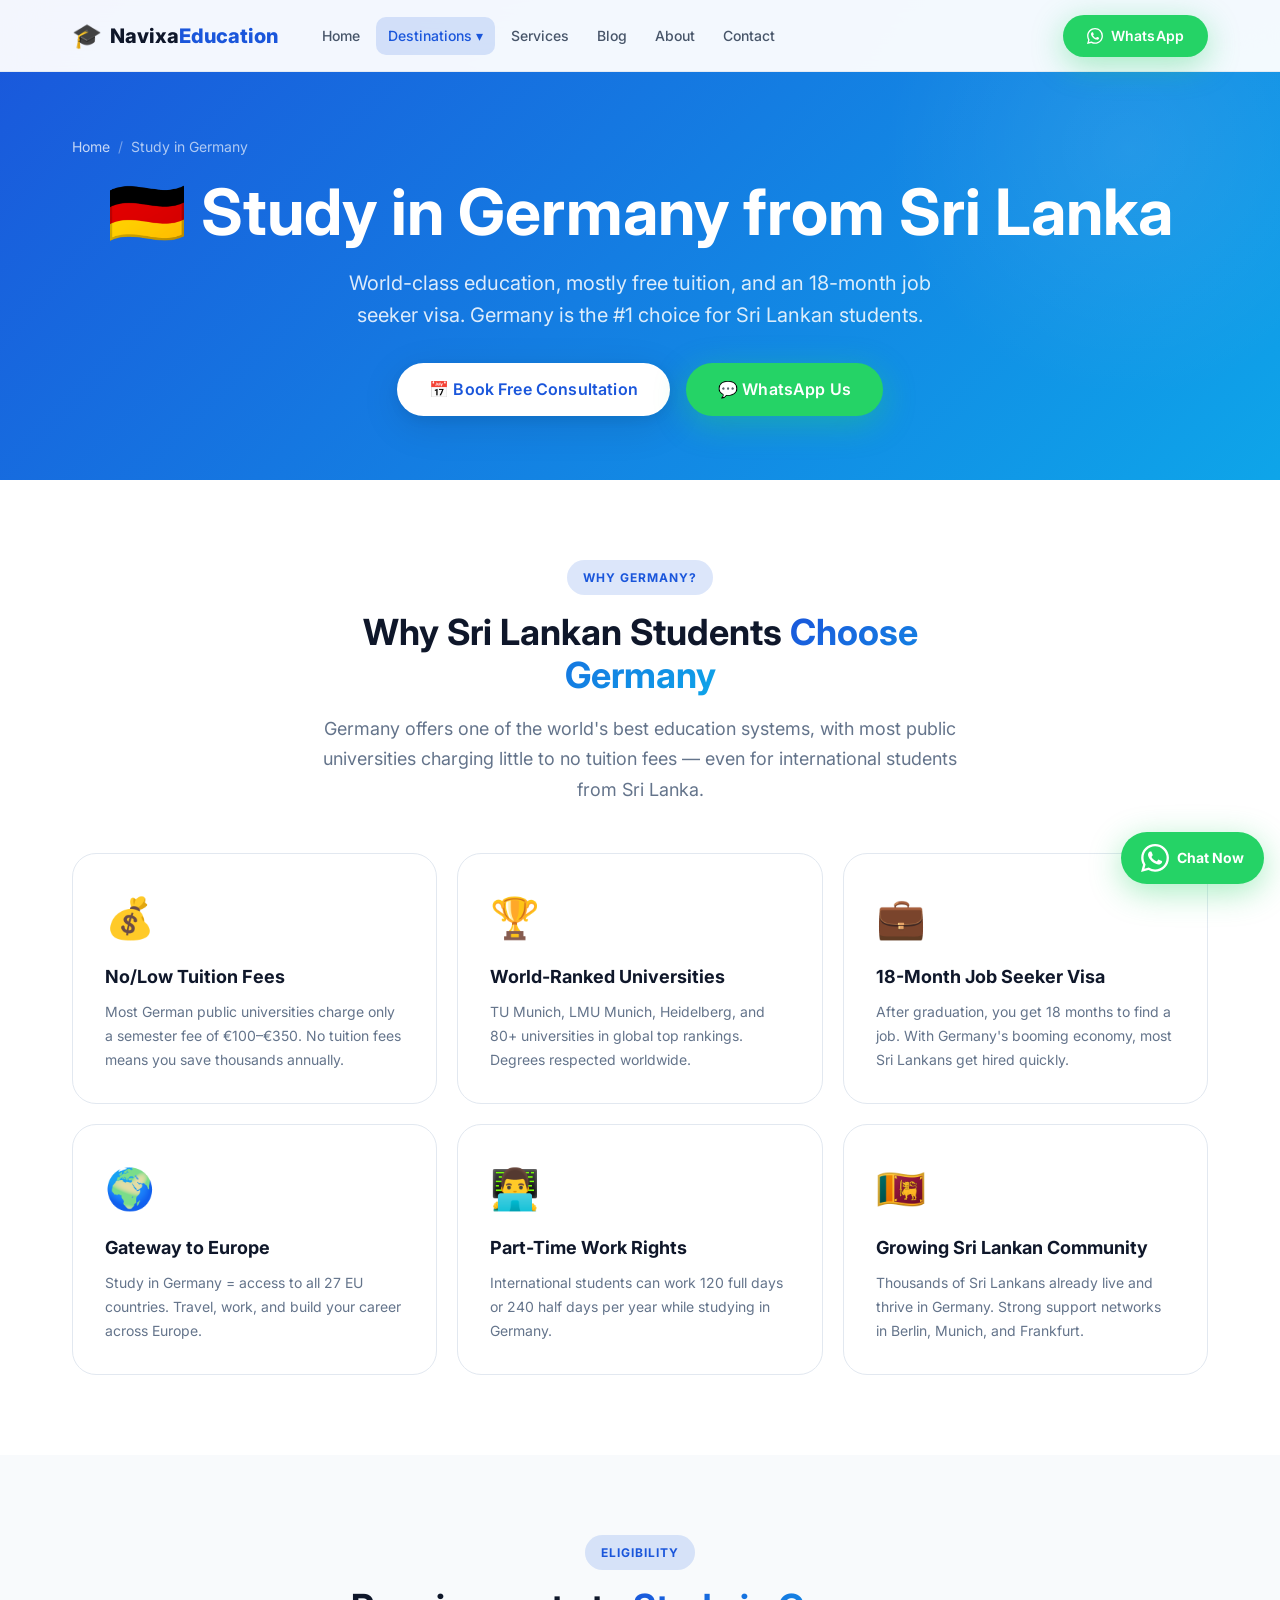
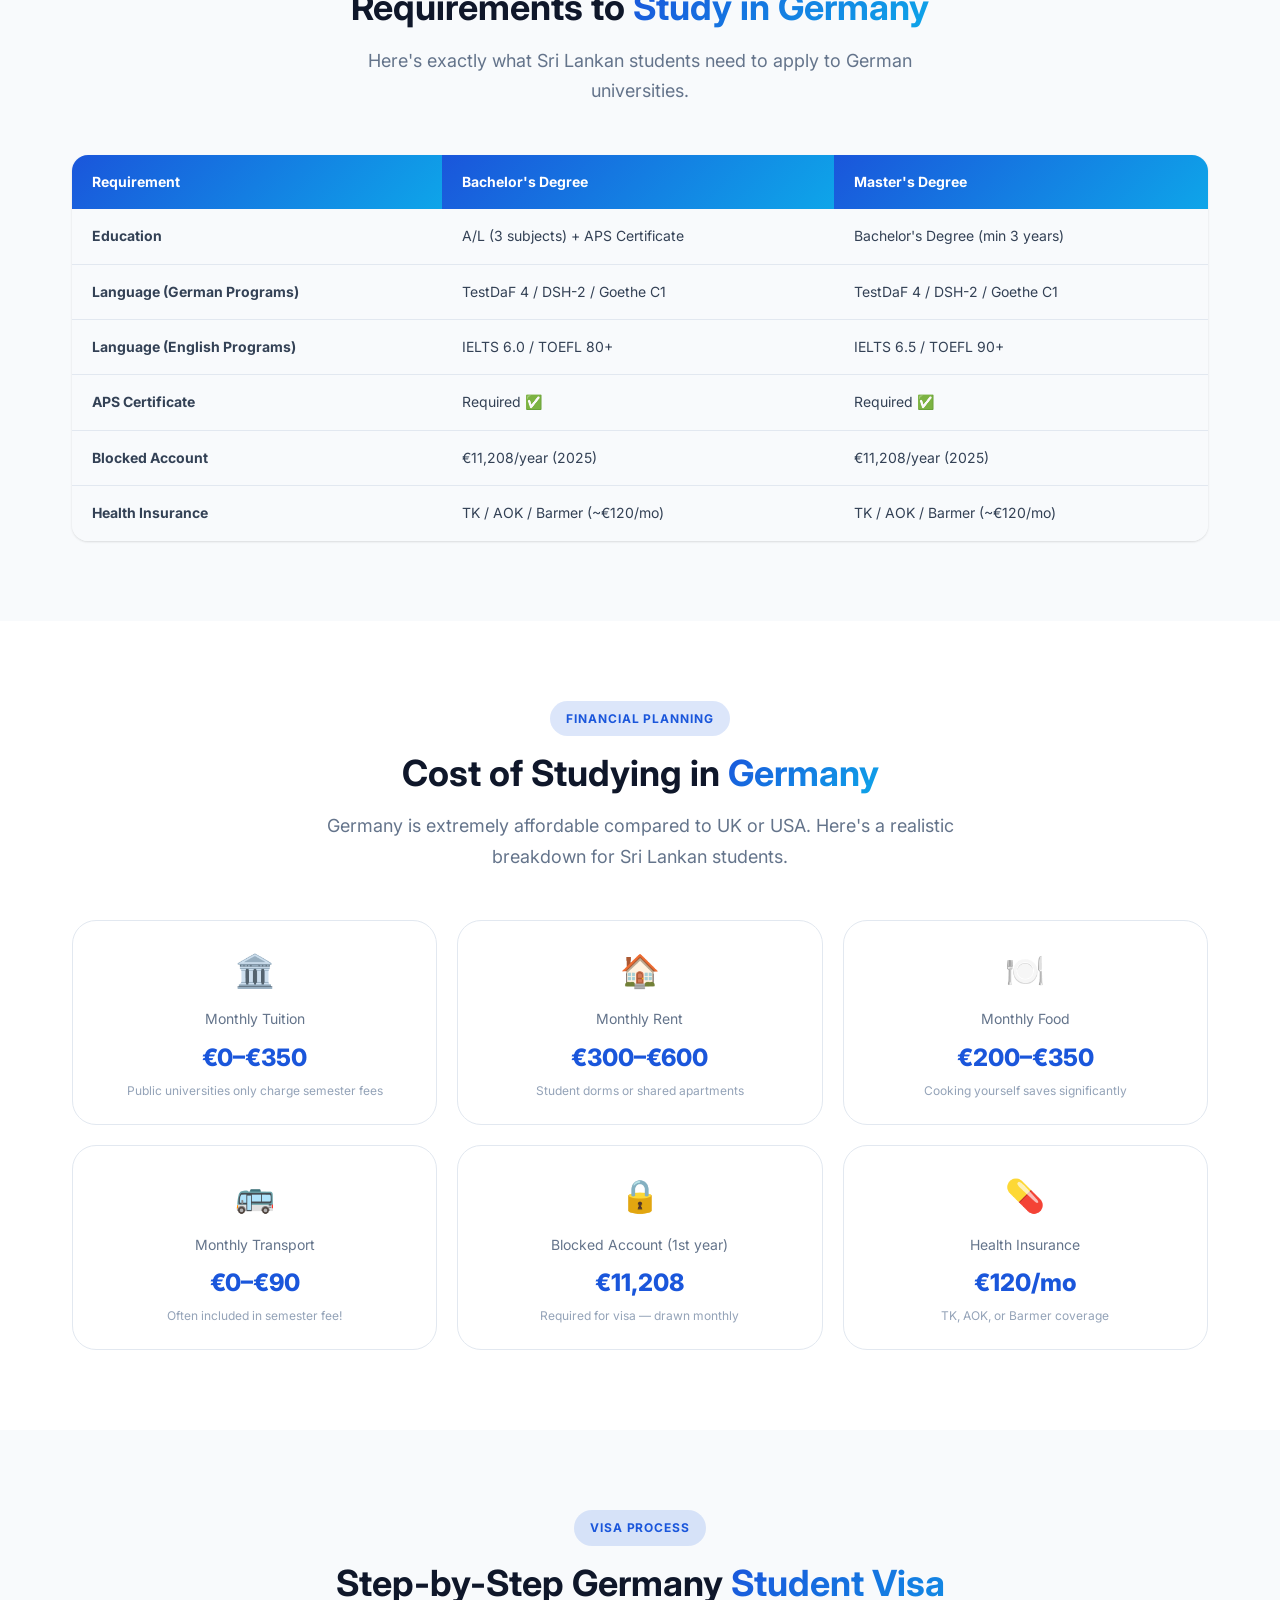
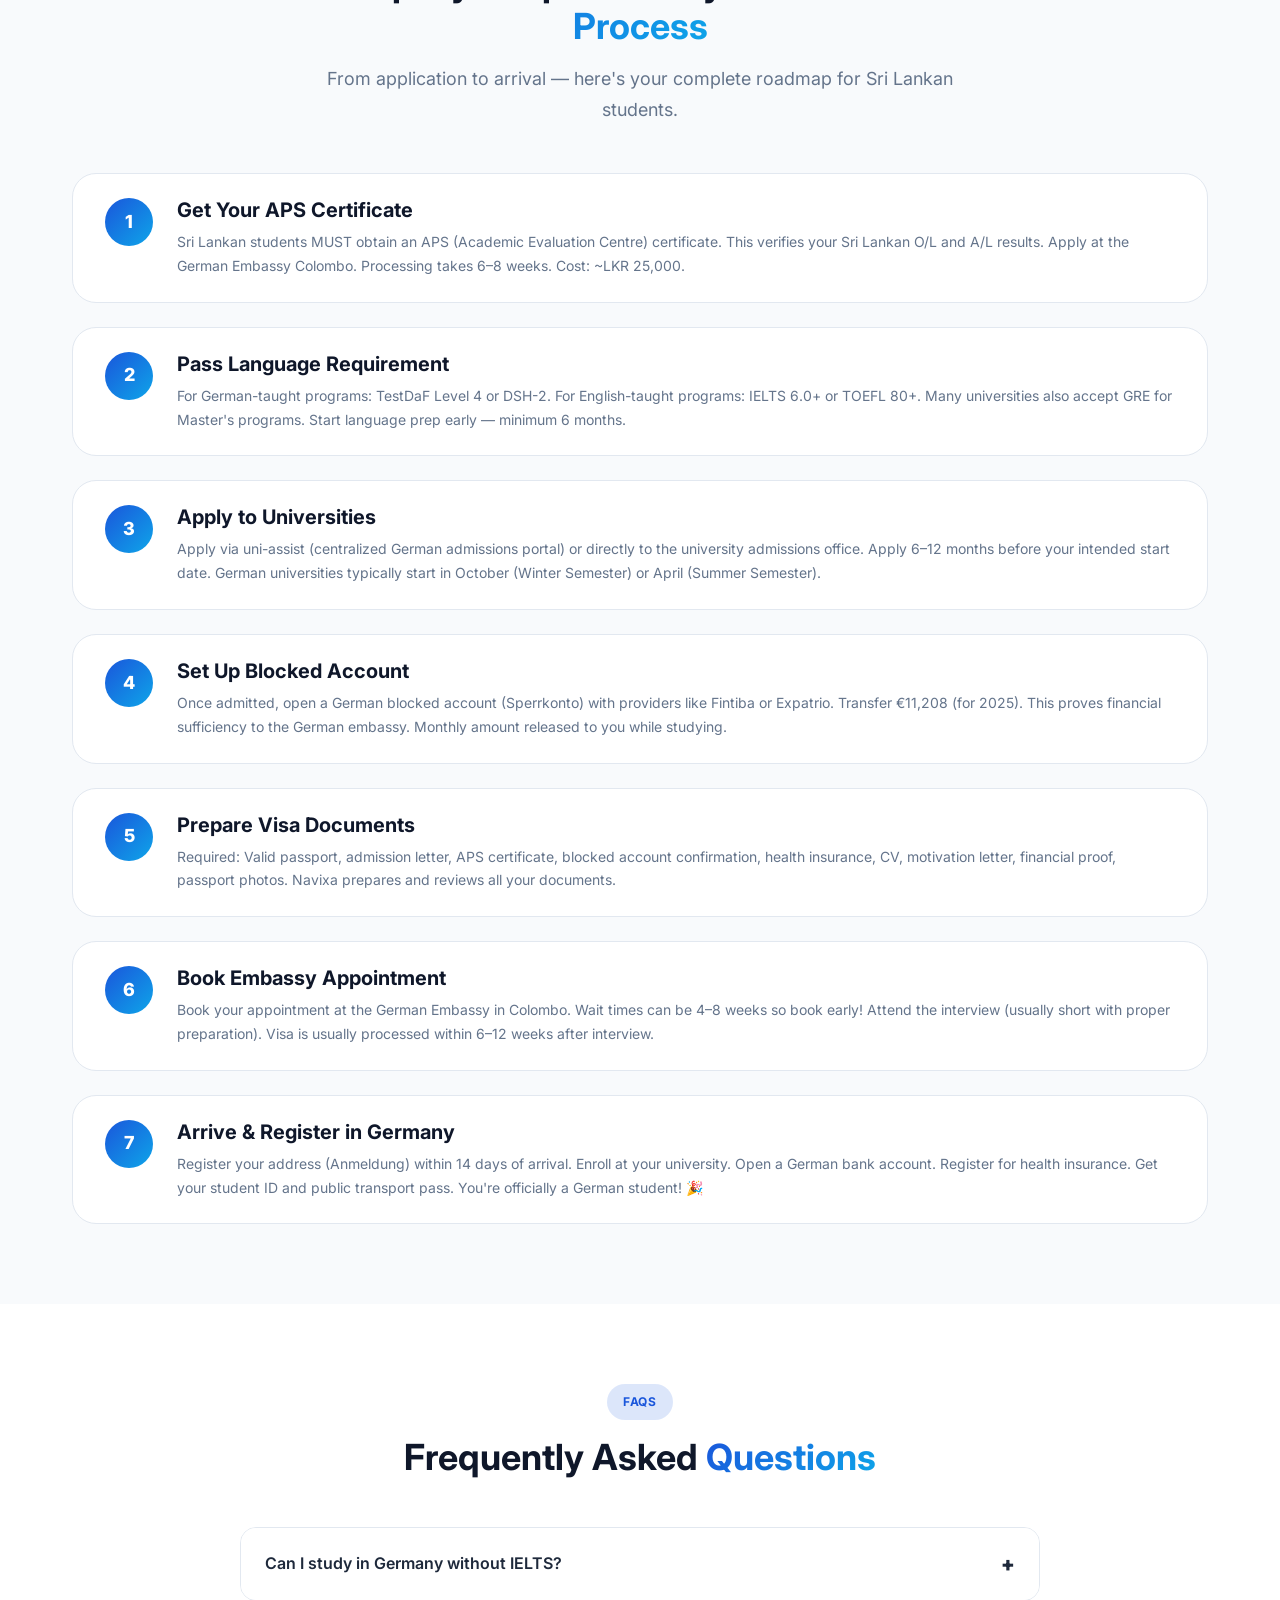
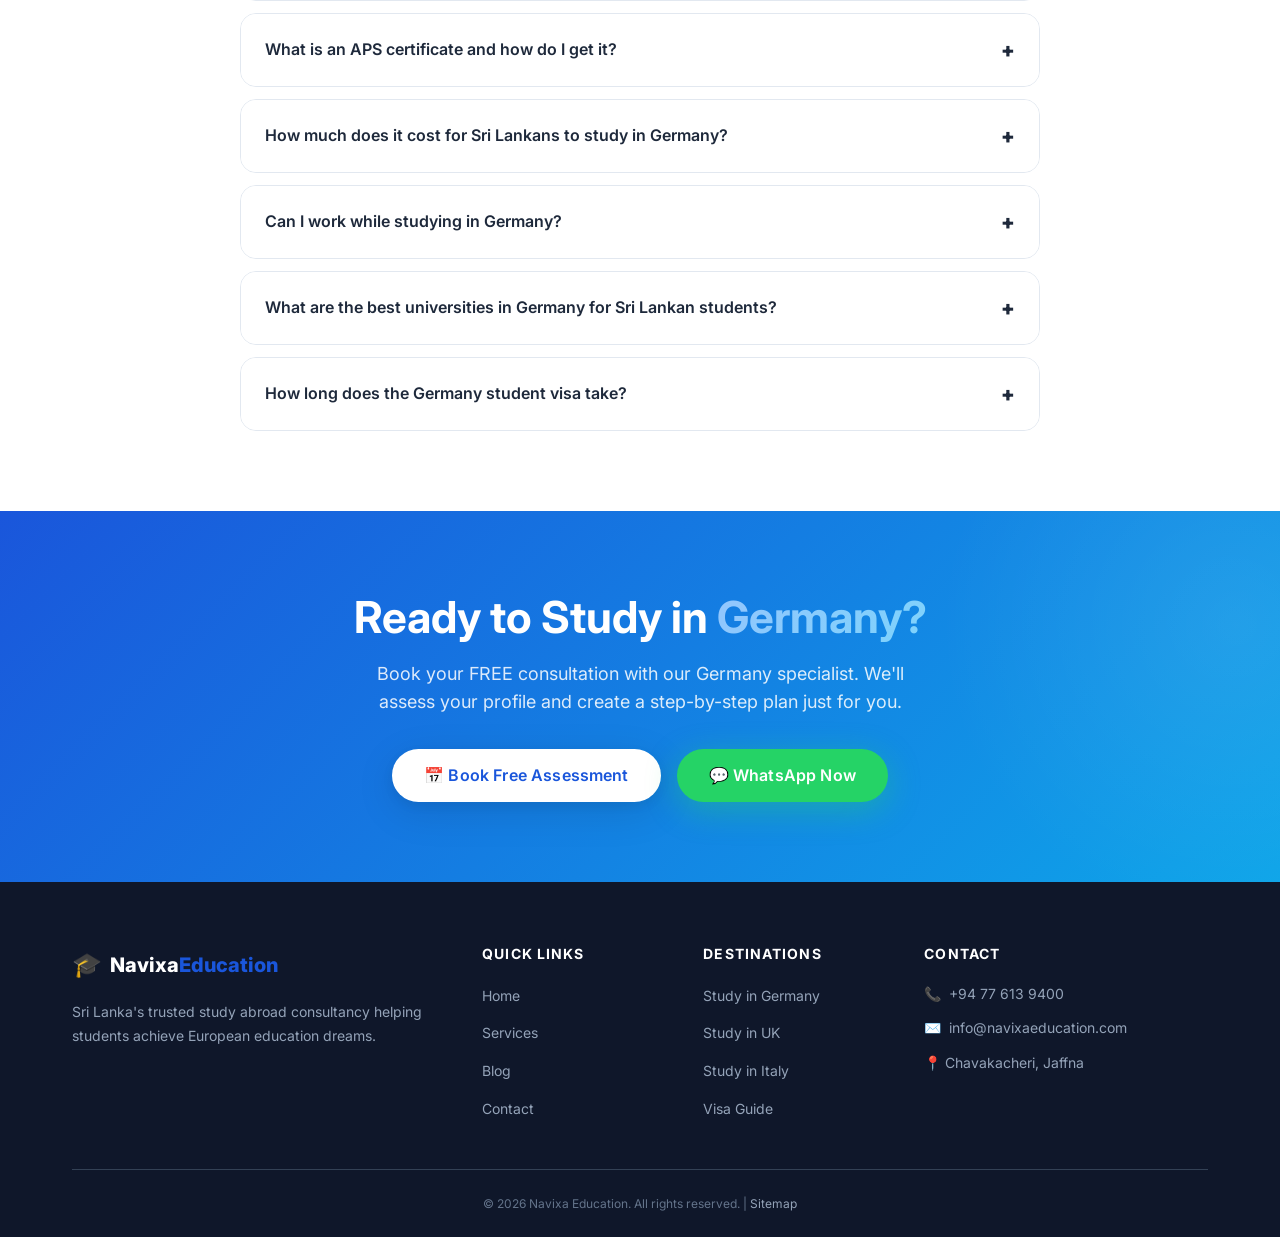
<file: study-in-germany.html>
﻿<!DOCTYPE html>
<html lang="en">
<head>
  <meta charset="UTF-8" />
  <meta name="viewport" content="width=device-width, initial-scale=1.0" />
  <title>Study in Germany from Sri Lanka 2026 | Complete Guide | Navixa Education</title>
  <meta name="description" content="Complete guide to studying in Germany from Sri Lanka. Requirements, costs, visa process, language tests, and expert support from Navixa Education, Jaffna." />
  <meta name="keywords" content="study in Germany Sri Lanka, Germany student visa Sri Lanka, university admission Germany, APS certificate Sri Lanka" />
  <meta name="robots" content="index, follow" />
  <link rel="canonical" href="https://navixaeducation.com/study-in-germany" />
  <link rel="stylesheet" href="css/style.css" />
  <link rel="stylesheet" href="css/pages.css" />
  <link rel="stylesheet" href="css/responsive.css" />
  <link rel="preconnect" href="https://fonts.googleapis.com" />
  <link href="https://fonts.googleapis.com/css2?family=Inter:wght@300;400;500;600;700;800;900&display=swap" rel="stylesheet" />
</head>
<body>

  <!-- Header -->
  <header class="header" id="header">
    <div class="container nav-container">
      <a href="index.html" class="logo"><span class="logo-icon">🎓</span><span class="logo-text">Navixa<span class="logo-accent">Education</span></span></a>
      <nav class="nav" aria-label="Main navigation">
        <ul class="nav-list">
          <li><a href="index.html" class="nav-link">Home</a></li>
          <li class="nav-dropdown"><a href="#" class="nav-link active">Destinations ▾</a>
            <ul class="dropdown-menu">
              <li><a href="study-in-germany.html">🇩🇪 Germany</a></li>
              <li><a href="study-in-uk.html">🇬🇧 United Kingdom</a></li>
              <li><a href="study-in-italy.html">🇮🇹 Italy</a></li>
              <li><a href="student-visa-sri-lanka.html">🌍 Visa Guide</a></li>
            </ul>
          </li>
          <li><a href="services.html" class="nav-link">Services</a></li>
          <li><a href="blog.html" class="nav-link">Blog</a></li>
          <li><a href="about.html" class="nav-link">About</a></li>
          <li><a href="contact.html" class="nav-link">Contact</a></li>
        </ul>
      </nav>
      <a href="https://wa.me/94776139400" class="btn btn-whatsapp header-cta" target="_blank" rel="noopener">
        <svg width="16" height="16" viewBox="0 0 24 24" fill="currentColor"><path d="M17.472 14.382c-.297-.149-1.758-.867-2.03-.967-.273-.099-.471-.148-.67.15-.197.297-.767.966-.94 1.164-.173.199-.347.223-.644.075-.297-.15-1.255-.463-2.39-1.475-.883-.788-1.48-1.761-1.653-2.059-.173-.297-.018-.458.13-.606.134-.133.298-.347.446-.52.149-.174.198-.298.298-.497.099-.198.05-.371-.025-.52-.075-.149-.669-1.612-.916-2.207-.242-.579-.487-.5-.669-.51-.173-.008-.371-.01-.57-.01-.198 0-.52.074-.792.372-.272.297-1.04 1.016-1.04 2.479 0 1.462 1.065 2.875 1.213 3.074.149.198 2.096 3.2 5.077 4.487.709.306 1.262.489 1.694.625.712.227 1.36.195 1.871.118.571-.085 1.758-.719 2.006-1.413.248-.694.248-1.289.173-1.413-.074-.124-.272-.198-.57-.347m-5.421 7.403h-.004a9.87 9.87 0 01-5.031-1.378l-.361-.214-3.741.982.998-3.648-.235-.374a9.86 9.86 0 01-1.51-5.26c.001-5.45 4.436-9.884 9.888-9.884 2.64 0 5.122 1.03 6.988 2.898a9.825 9.825 0 012.893 6.994c-.003 5.45-4.437 9.884-9.885 9.884m8.413-18.297A11.815 11.815 0 0012.05 0C5.495 0 .16 5.335.157 11.892c0 2.096.547 4.142 1.588 5.945L.057 24l6.305-1.654a11.882 11.882 0 005.683 1.448h.005c6.554 0 11.89-5.335 11.893-11.893a11.821 11.821 0 00-3.48-8.413z"/></svg>
        WhatsApp
      </a>
      <button class="hamburger" id="hamburger" aria-label="Toggle menu" aria-expanded="false"><span></span><span></span><span></span></button>
    </div>
  </header>

  <!-- Page Hero -->
  <section class="page-hero">
    <div class="container">
      <div class="breadcrumb">
        <a href="index.html">Home</a><span class="breadcrumb-sep">/</span>
        <span>Study in Germany</span>
      </div>
      <h1>🇩🇪 Study in Germany from Sri Lanka</h1>
      <p>World-class education, mostly free tuition, and an 18-month job seeker visa. Germany is the #1 choice for Sri Lankan students.</p>
      <div style="margin-top:2rem; display:flex; gap:1rem; justify-content:center; flex-wrap:wrap;">
        <a href="contact.html" class="btn btn-white btn-lg" id="germany-consult-btn">📅 Book Free Consultation</a>
        <a href="https://wa.me/94776139400?text=I%20want%20to%20study%20in%20Germany" class="btn btn-whatsapp btn-lg" target="_blank">💬 WhatsApp Us</a>
      </div>
    </div>
  </section>

  <!-- Introduction -->
  <section class="section" style="background:var(--white)">
    <div class="container">
      <div class="section-header">
        <div class="section-badge">Why Germany?</div>
        <h2 class="section-title">Why Sri Lankan Students <span class="text-gradient">Choose Germany</span></h2>
        <p class="section-subtitle">Germany offers one of the world's best education systems, with most public universities charging little to no tuition fees — even for international students from Sri Lanka.</p>
      </div>
      <div class="features-grid">
        <div class="feature-card">
          <div class="feature-icon">💰</div>
          <h3>No/Low Tuition Fees</h3>
          <p>Most German public universities charge only a semester fee of €100–€350. No tuition fees means you save thousands annually.</p>
        </div>
        <div class="feature-card">
          <div class="feature-icon">🏆</div>
          <h3>World-Ranked Universities</h3>
          <p>TU Munich, LMU Munich, Heidelberg, and 80+ universities in global top rankings. Degrees respected worldwide.</p>
        </div>
        <div class="feature-card">
          <div class="feature-icon">💼</div>
          <h3>18-Month Job Seeker Visa</h3>
          <p>After graduation, you get 18 months to find a job. With Germany's booming economy, most Sri Lankans get hired quickly.</p>
        </div>
        <div class="feature-card">
          <div class="feature-icon">🌍</div>
          <h3>Gateway to Europe</h3>
          <p>Study in Germany = access to all 27 EU countries. Travel, work, and build your career across Europe.</p>
        </div>
        <div class="feature-card">
          <div class="feature-icon">👨‍💻</div>
          <h3>Part-Time Work Rights</h3>
          <p>International students can work 120 full days or 240 half days per year while studying in Germany.</p>
        </div>
        <div class="feature-card">
          <div class="feature-icon">🇱🇰</div>
          <h3>Growing Sri Lankan Community</h3>
          <p>Thousands of Sri Lankans already live and thrive in Germany. Strong support networks in Berlin, Munich, and Frankfurt.</p>
        </div>
      </div>
    </div>
  </section>

  <!-- Requirements -->
  <section class="section requirements-section">
    <div class="container">
      <div class="section-header">
        <div class="section-badge">Eligibility</div>
        <h2 class="section-title">Requirements to <span class="text-gradient">Study in Germany</span></h2>
        <p class="section-subtitle">Here's exactly what Sri Lankan students need to apply to German universities.</p>
      </div>
      <table class="requirements-table">
        <thead>
          <tr>
            <th>Requirement</th>
            <th>Bachelor's Degree</th>
            <th>Master's Degree</th>
          </tr>
        </thead>
        <tbody>
          <tr>
            <td><strong>Education</strong></td>
            <td>A/L (3 subjects) + APS Certificate</td>
            <td>Bachelor's Degree (min 3 years)</td>
          </tr>
          <tr>
            <td><strong>Language (German Programs)</strong></td>
            <td>TestDaF 4 / DSH-2 / Goethe C1</td>
            <td>TestDaF 4 / DSH-2 / Goethe C1</td>
          </tr>
          <tr>
            <td><strong>Language (English Programs)</strong></td>
            <td>IELTS 6.0 / TOEFL 80+</td>
            <td>IELTS 6.5 / TOEFL 90+</td>
          </tr>
          <tr>
            <td><strong>APS Certificate</strong></td>
            <td>Required ✅</td>
            <td>Required ✅</td>
          </tr>
          <tr>
            <td><strong>Blocked Account</strong></td>
            <td>€11,208/year (2025)</td>
            <td>€11,208/year (2025)</td>
          </tr>
          <tr>
            <td><strong>Health Insurance</strong></td>
            <td>TK / AOK / Barmer (~€120/mo)</td>
            <td>TK / AOK / Barmer (~€120/mo)</td>
          </tr>
        </tbody>
      </table>
    </div>
  </section>

  <!-- Cost Breakdown -->
  <section class="section" style="background:var(--white)">
    <div class="container">
      <div class="section-header">
        <div class="section-badge">Financial Planning</div>
        <h2 class="section-title">Cost of Studying in <span class="text-gradient">Germany</span></h2>
        <p class="section-subtitle">Germany is extremely affordable compared to UK or USA. Here's a realistic breakdown for Sri Lankan students.</p>
      </div>
      <div class="cost-grid">
        <div class="cost-card">
          <div class="cost-icon">🏛️</div>
          <div class="cost-label">Monthly Tuition</div>
          <div class="cost-amount">€0–€350</div>
          <div class="cost-note">Public universities only charge semester fees</div>
        </div>
        <div class="cost-card">
          <div class="cost-icon">🏠</div>
          <div class="cost-label">Monthly Rent</div>
          <div class="cost-amount">€300–€600</div>
          <div class="cost-note">Student dorms or shared apartments</div>
        </div>
        <div class="cost-card">
          <div class="cost-icon">🍽️</div>
          <div class="cost-label">Monthly Food</div>
          <div class="cost-amount">€200–€350</div>
          <div class="cost-note">Cooking yourself saves significantly</div>
        </div>
        <div class="cost-card">
          <div class="cost-icon">🚌</div>
          <div class="cost-label">Monthly Transport</div>
          <div class="cost-amount">€0–€90</div>
          <div class="cost-note">Often included in semester fee!</div>
        </div>
        <div class="cost-card">
          <div class="cost-icon">🔒</div>
          <div class="cost-label">Blocked Account (1st year)</div>
          <div class="cost-amount">€11,208</div>
          <div class="cost-note">Required for visa — drawn monthly</div>
        </div>
        <div class="cost-card">
          <div class="cost-icon">💊</div>
          <div class="cost-label">Health Insurance</div>
          <div class="cost-amount">€120/mo</div>
          <div class="cost-note">TK, AOK, or Barmer coverage</div>
        </div>
      </div>
    </div>
  </section>

  <!-- Visa Process -->
  <section class="section requirements-section">
    <div class="container">
      <div class="section-header">
        <div class="section-badge">Visa Process</div>
        <h2 class="section-title">Step-by-Step Germany <span class="text-gradient">Student Visa Process</span></h2>
        <p class="section-subtitle">From application to arrival — here's your complete roadmap for Sri Lankan students.</p>
      </div>
      <div class="visa-steps">
        <div class="visa-step">
          <div class="visa-step-number">1</div>
          <div class="visa-step-content">
            <h3>Get Your APS Certificate</h3>
            <p>Sri Lankan students MUST obtain an APS (Academic Evaluation Centre) certificate. This verifies your Sri Lankan O/L and A/L results. Apply at the German Embassy Colombo. Processing takes 6–8 weeks. Cost: ~LKR 25,000.</p>
          </div>
        </div>
        <div class="visa-step">
          <div class="visa-step-number">2</div>
          <div class="visa-step-content">
            <h3>Pass Language Requirement</h3>
            <p>For German-taught programs: TestDaF Level 4 or DSH-2. For English-taught programs: IELTS 6.0+ or TOEFL 80+. Many universities also accept GRE for Master's programs. Start language prep early — minimum 6 months.</p>
          </div>
        </div>
        <div class="visa-step">
          <div class="visa-step-number">3</div>
          <div class="visa-step-content">
            <h3>Apply to Universities</h3>
            <p>Apply via uni-assist (centralized German admissions portal) or directly to the university admissions office. Apply 6–12 months before your intended start date. German universities typically start in October (Winter Semester) or April (Summer Semester).</p>
          </div>
        </div>
        <div class="visa-step">
          <div class="visa-step-number">4</div>
          <div class="visa-step-content">
            <h3>Set Up Blocked Account</h3>
            <p>Once admitted, open a German blocked account (Sperrkonto) with providers like Fintiba or Expatrio. Transfer €11,208 (for 2025). This proves financial sufficiency to the German embassy. Monthly amount released to you while studying.</p>
          </div>
        </div>
        <div class="visa-step">
          <div class="visa-step-number">5</div>
          <div class="visa-step-content">
            <h3>Prepare Visa Documents</h3>
            <p>Required: Valid passport, admission letter, APS certificate, blocked account confirmation, health insurance, CV, motivation letter, financial proof, passport photos. Navixa prepares and reviews all your documents.</p>
          </div>
        </div>
        <div class="visa-step">
          <div class="visa-step-number">6</div>
          <div class="visa-step-content">
            <h3>Book Embassy Appointment</h3>
            <p>Book your appointment at the German Embassy in Colombo. Wait times can be 4–8 weeks so book early! Attend the interview (usually short with proper preparation). Visa is usually processed within 6–12 weeks after interview.</p>
          </div>
        </div>
        <div class="visa-step">
          <div class="visa-step-number">7</div>
          <div class="visa-step-content">
            <h3>Arrive & Register in Germany</h3>
            <p>Register your address (Anmeldung) within 14 days of arrival. Enroll at your university. Open a German bank account. Register for health insurance. Get your student ID and public transport pass. You're officially a German student! 🎉</p>
          </div>
        </div>
      </div>
    </div>
  </section>

  <!-- FAQs -->
  <section class="section" style="background:var(--white)">
    <div class="container">
      <div class="section-header">
        <div class="section-badge">FAQs</div>
        <h2 class="section-title">Frequently Asked <span class="text-gradient">Questions</span></h2>
      </div>
      <div style="max-width:800px; margin:0 auto;">
        <div class="faq-list">
          <div class="faq-item">
            <div class="faq-question">Can I study in Germany without IELTS? <span class="faq-icon">+</span></div>
            <div class="faq-answer"><div class="faq-answer-inner">Yes! If you studied in an English-medium school or university, many German universities accept a medium of instruction certificate instead of IELTS. Additionally, if you choose a German-language program, you need TestDaF or DSH instead of IELTS. Ask us which universities accept your background.</div></div>
          </div>
          <div class="faq-item">
            <div class="faq-question">What is an APS certificate and how do I get it? <span class="faq-icon">+</span></div>
            <div class="faq-answer"><div class="faq-answer-inner">APS (Academic Evaluation Centre) is a mandatory document verification for Sri Lankan students applying to German universities. Apply at the German Embassy Colombo with your original O/L and A/L certificates. Cost is approximately LKR 25,000 and takes 6–8 weeks. Navixa guides you through the entire process.</div></div>
          </div>
          <div class="faq-item">
            <div class="faq-question">How much does it cost for Sri Lankans to study in Germany? <span class="faq-icon">+</span></div>
            <div class="faq-answer"><div class="faq-answer-inner">The main costs are: Blocked account €11,208 (held as security, returned monthly), tuition €0–350/semester at public universities, monthly living costs €700–€1,200 (rent €350–600 + food + transport). Part-time work helps cover daily expenses. Compared to UK or USA, Germany is dramatically more affordable.</div></div>
          </div>
          <div class="faq-item">
            <div class="faq-question">Can I work while studying in Germany? <span class="faq-icon">+</span></div>
            <div class="faq-answer"><div class="faq-answer-inner">Yes! International students in Germany can work up to 120 full days (or 240 half days) per year. Students typically earn €12–€18/hour. Working 20 hours/week can cover most of your living costs. Universities also offer student assistant (HiWi) positions.</div></div>
          </div>
          <div class="faq-item">
            <div class="faq-question">What are the best universities in Germany for Sri Lankan students? <span class="faq-icon">+</span></div>
            <div class="faq-answer"><div class="faq-answer-inner">Top choices include: TU Munich, LMU Munich, Heidelberg University, TU Berlin, RWTH Aachen, University of Stuttgart, Karlsruhe Institute of Technology (KIT), and Hamburg University. Best fields: Engineering, Computer Science, Business, Life Sciences. We help you choose based on your profile and goals.</div></div>
          </div>
          <div class="faq-item">
            <div class="faq-question">How long does the Germany student visa take? <span class="faq-icon">+</span></div>
            <div class="faq-answer"><div class="faq-answer-inner">The Germany student visa processing time from Sri Lanka is typically 6–12 weeks after submitting complete documents. Embassy appointment waiting time is 4–8 weeks. We recommend starting the process at least 6 months before your intended departure date. Navixa helps ensure all documents are perfect to avoid delays.</div></div>
          </div>
        </div>
      </div>
    </div>
  </section>

  <!-- CTA -->
  <section class="cta-banner">
    <div class="container">
      <div class="cta-content">
        <h2>Ready to Study in <span class="text-gradient-light">Germany?</span></h2>
        <p>Book your FREE consultation with our Germany specialist. We'll assess your profile and create a step-by-step plan just for you.</p>
        <div class="cta-actions">
          <a href="contact.html" class="btn btn-white btn-lg" id="germany-cta-book">📅 Book Free Assessment</a>
          <a href="https://wa.me/94776139400?text=Hi%2C%20I%20want%20to%20study%20in%20Germany" class="btn btn-whatsapp btn-lg" target="_blank">💬 WhatsApp Now</a>
        </div>
      </div>
    </div>
  </section>

  <!-- Footer -->
  <footer class="footer">
    <div class="container">
      <div class="footer-grid">
        <div class="footer-brand">
          <a href="index.html" class="logo footer-logo"><span class="logo-icon">🎓</span><span class="logo-text">Navixa<span class="logo-accent">Education</span></span></a>
          <p>Sri Lanka's trusted study abroad consultancy helping students achieve European education dreams.</p>
        </div>
        <div class="footer-links"><h4>Quick Links</h4><ul><li><a href="index.html">Home</a></li><li><a href="services.html">Services</a></li><li><a href="blog.html">Blog</a></li><li><a href="contact.html">Contact</a></li></ul></div>
        <div class="footer-links"><h4>Destinations</h4><ul><li><a href="study-in-germany.html">Study in Germany</a></li><li><a href="study-in-uk.html">Study in UK</a></li><li><a href="study-in-italy.html">Study in Italy</a></li><li><a href="student-visa-sri-lanka.html">Visa Guide</a></li></ul></div>
        <div class="footer-contact"><h4>Contact</h4><ul><li>📞 <a href="tel:+94776139400">+94 77 613 9400</a></li><li>✉️ <a href="mailto:info@navixaeducation.com">info@navixaeducation.com</a></li><li>📍 Chavakacheri, Jaffna</li></ul></div>
      </div>
      <div class="footer-bottom"><p>© 2026 Navixa Education. All rights reserved. | <a href="sitemap.xml">Sitemap</a></p></div>
    </div>
  </footer>

  <a href="https://wa.me/94776139400" class="sticky-whatsapp" id="sticky-whatsapp-btn" target="_blank" aria-label="WhatsApp Navixa Education">
    <svg width="28" height="28" viewBox="0 0 24 24" fill="currentColor"><path d="M17.472 14.382c-.297-.149-1.758-.867-2.03-.967-.273-.099-.471-.148-.67.15-.197.297-.767.966-.94 1.164-.173.199-.347.223-.644.075-.297-.15-1.255-.463-2.39-1.475-.883-.788-1.48-1.761-1.653-2.059-.173-.297-.018-.458.13-.606.134-.133.298-.347.446-.52.149-.174.198-.298.298-.497.099-.198.05-.371-.025-.52-.075-.149-.669-1.612-.916-2.207-.242-.579-.487-.5-.669-.51-.173-.008-.371-.01-.57-.01-.198 0-.52.074-.792.372-.272.297-1.04 1.016-1.04 2.479 0 1.462 1.065 2.875 1.213 3.074.149.198 2.096 3.2 5.077 4.487.709.306 1.262.489 1.694.625.712.227 1.36.195 1.871.118.571-.085 1.758-.719 2.006-1.413.248-.694.248-1.289.173-1.413-.074-.124-.272-.198-.57-.347m-5.421 7.403h-.004a9.87 9.87 0 01-5.031-1.378l-.361-.214-3.741.982.998-3.648-.235-.374a9.86 9.86 0 01-1.51-5.26c.001-5.45 4.436-9.884 9.888-9.884 2.64 0 5.122 1.03 6.988 2.898a9.825 9.825 0 012.893 6.994c-.003 5.45-4.437 9.884-9.885 9.884m8.413-18.297A11.815 11.815 0 0012.05 0C5.495 0 .16 5.335.157 11.892c0 2.096.547 4.142 1.588 5.945L.057 24l6.305-1.654a11.882 11.882 0 005.683 1.448h.005c6.554 0 11.89-5.335 11.893-11.893a11.821 11.821 0 00-3.48-8.413z"/></svg>
    <span>Chat Now</span>
  </a>
  <script src="js/main.js"></script>
</body>
</html>
</file>
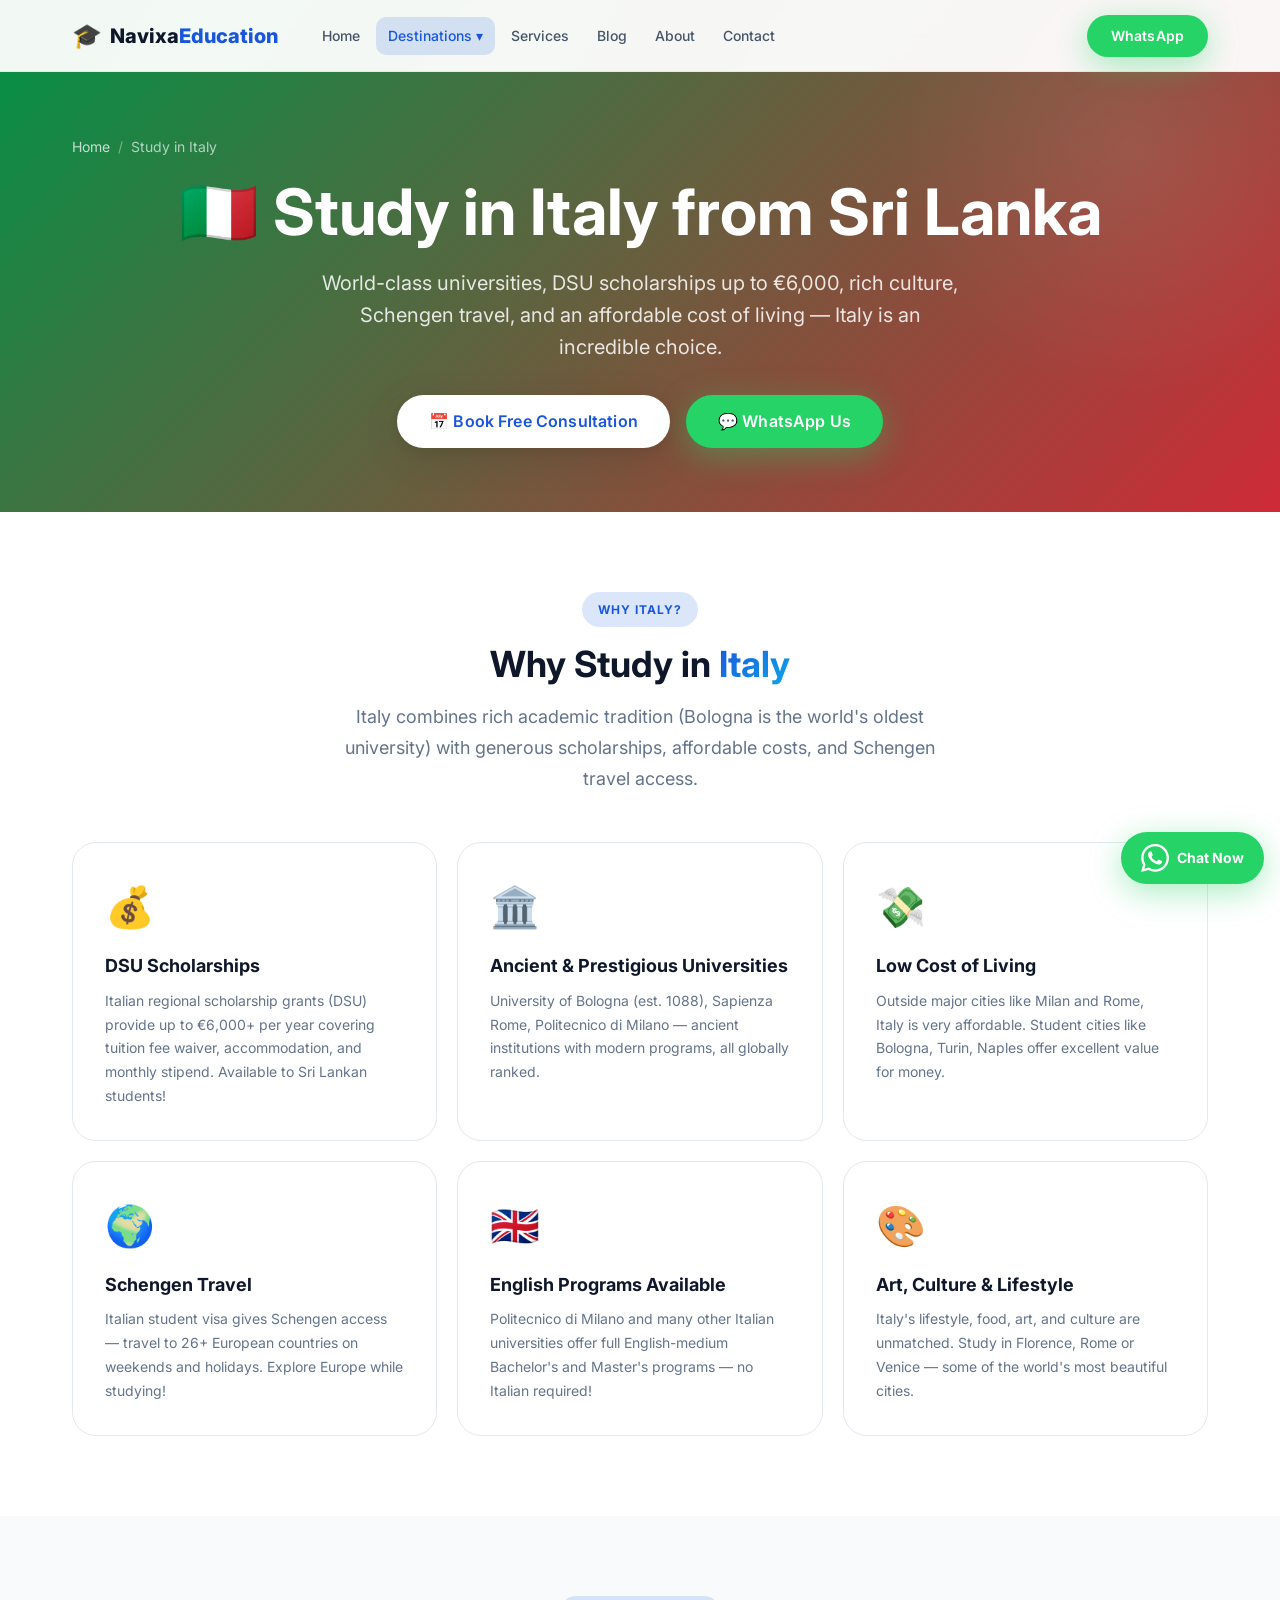
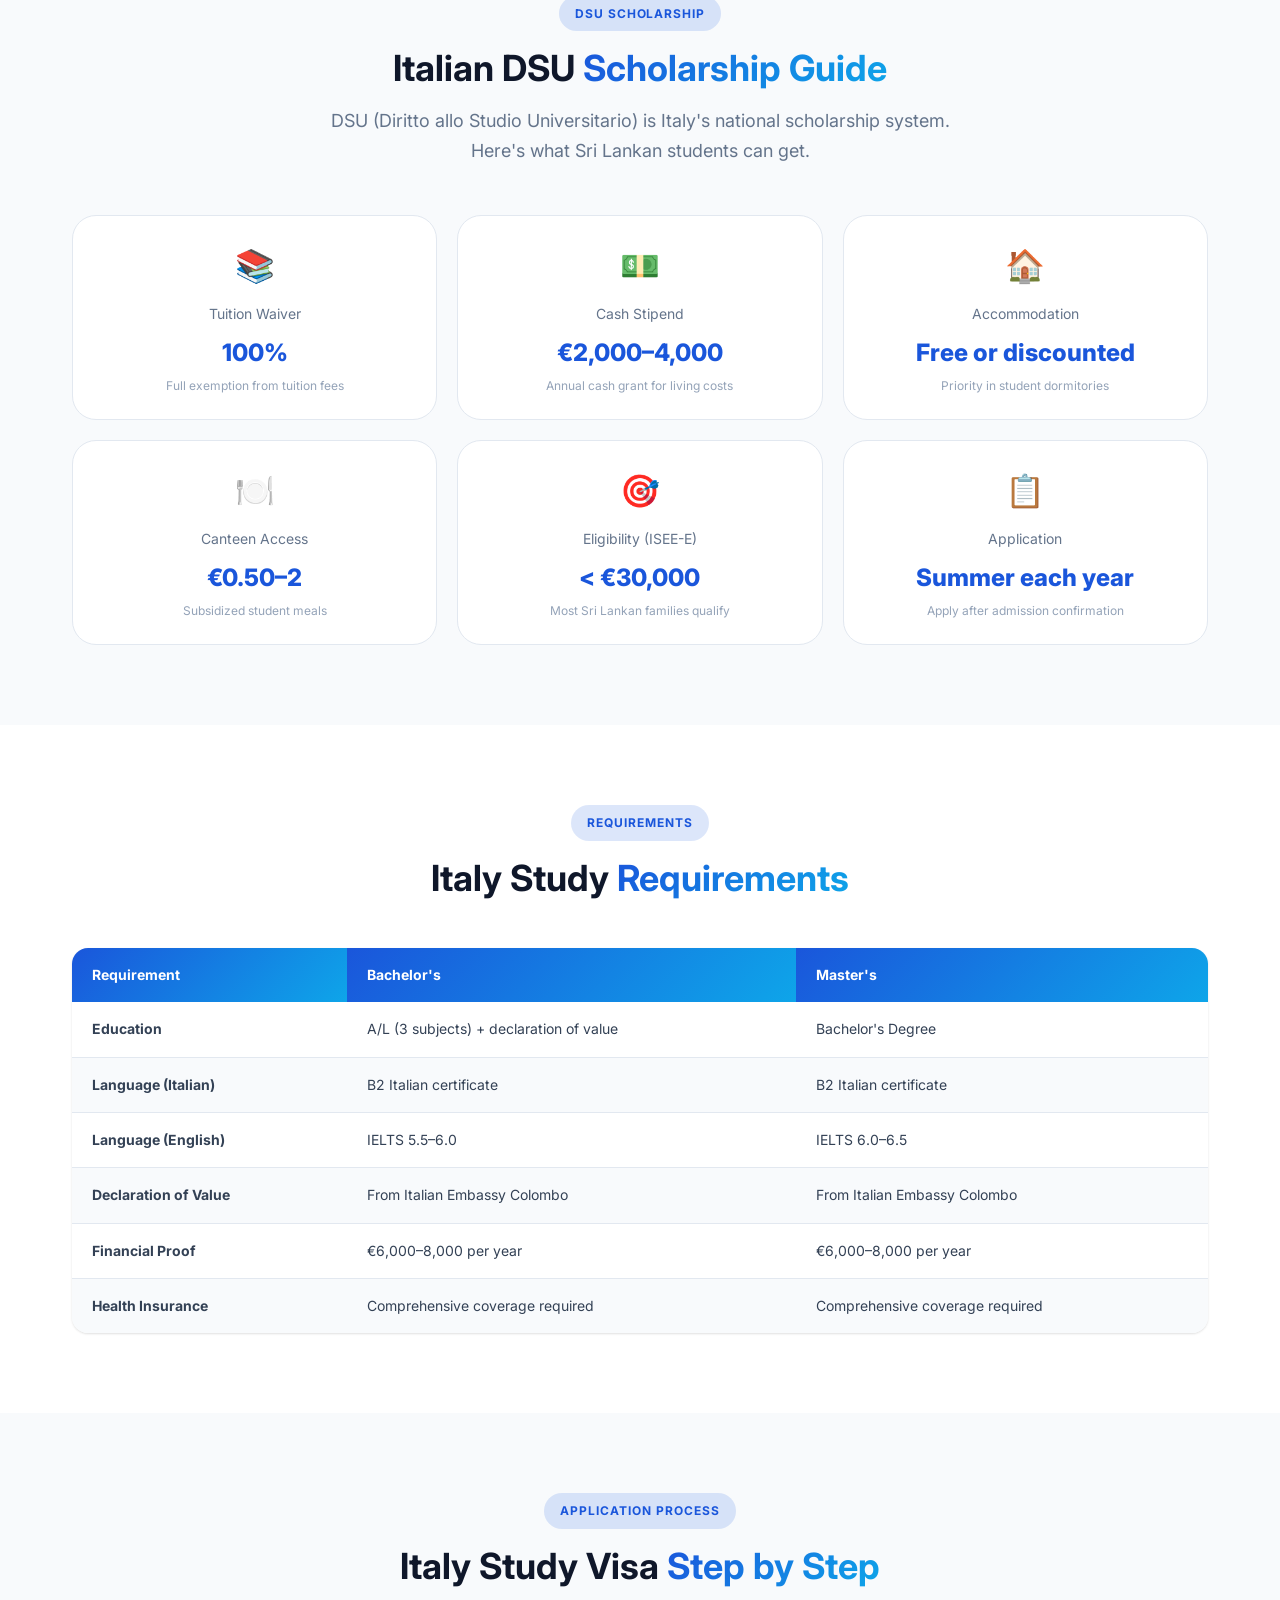
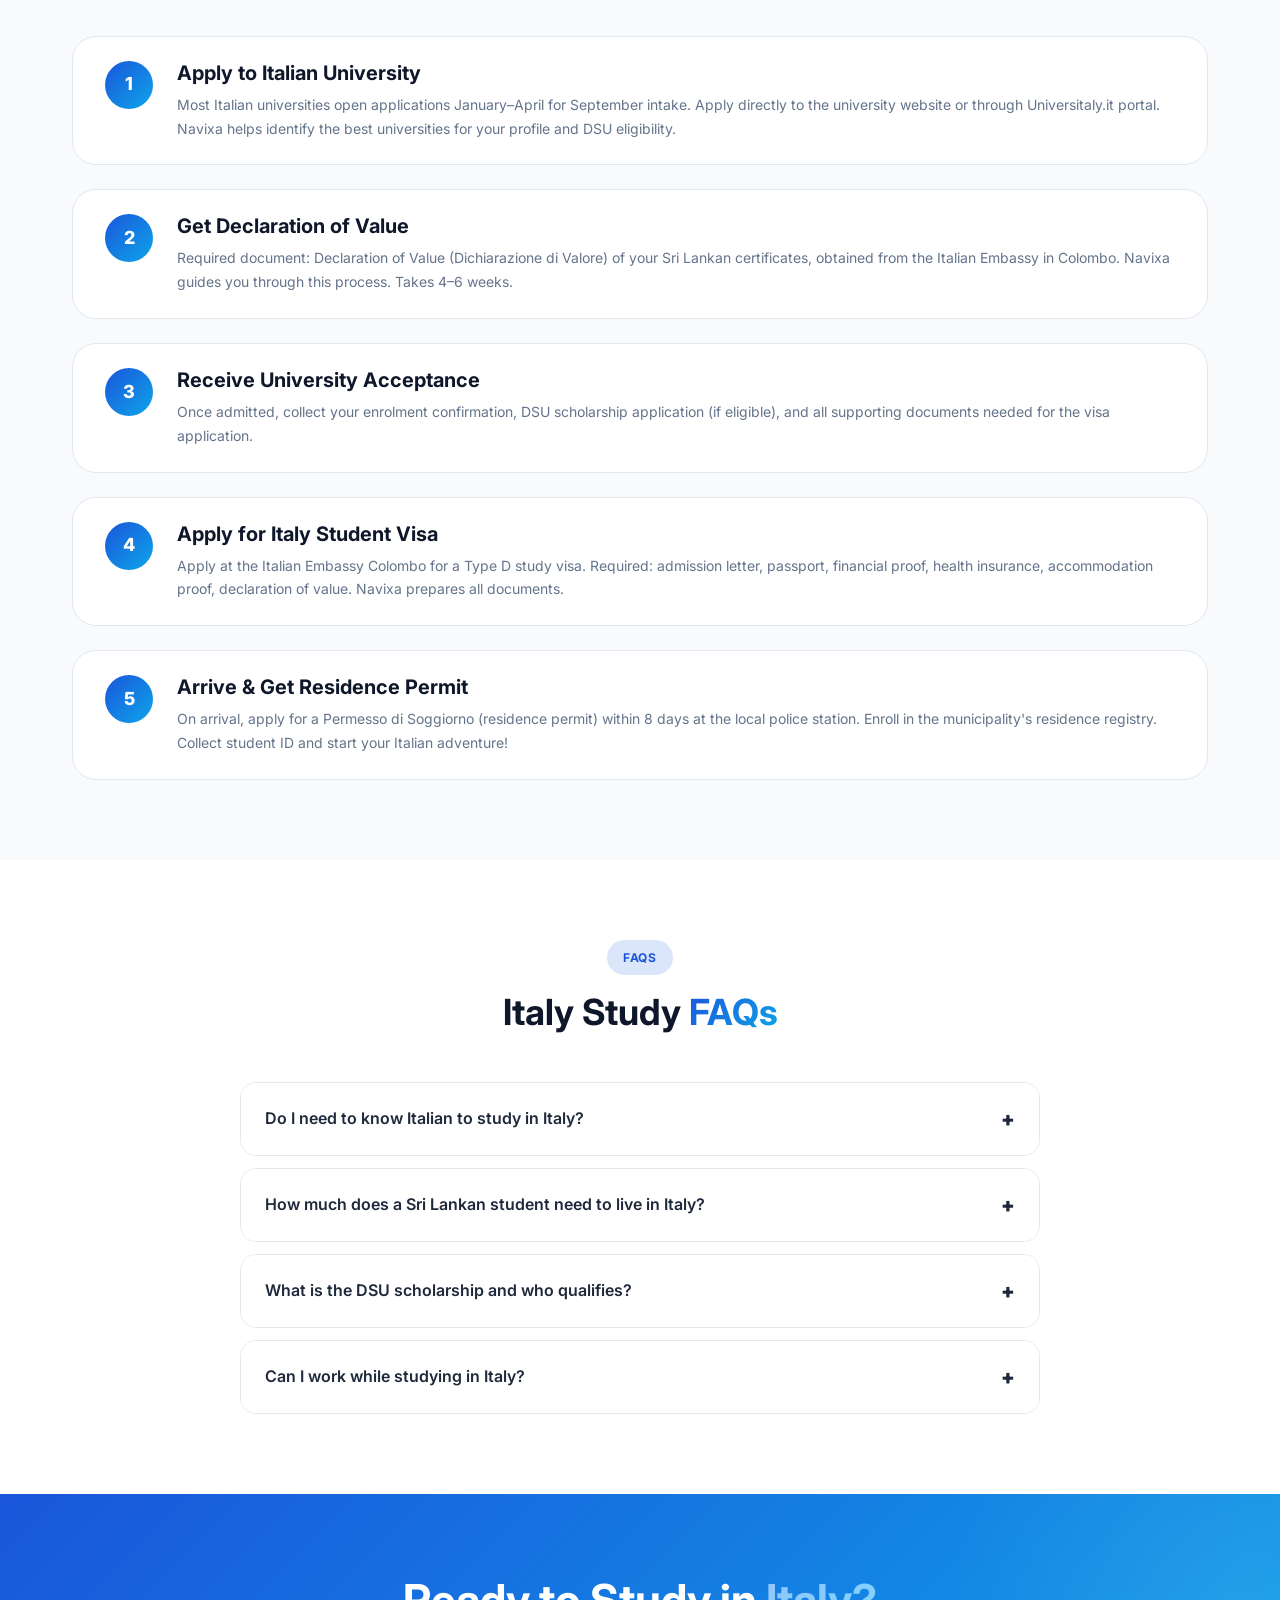
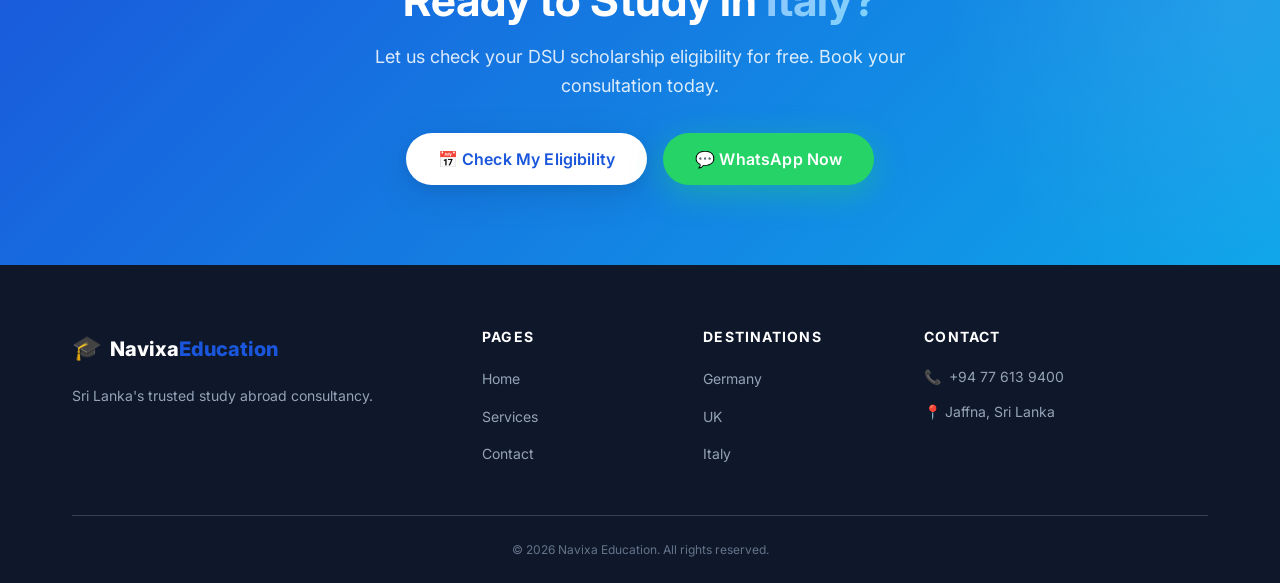
<file: study-in-italy.html>
﻿<!DOCTYPE html>
<html lang="en">
<head>
  <meta charset="UTF-8" />
  <meta name="viewport" content="width=device-width, initial-scale=1.0" />
  <title>Study in Italy from Sri Lanka | DSU Scholarships | Navixa Education</title>
  <meta name="description" content="Study in Italy from Sri Lanka with DSU scholarships worth up to €6,000. Low tuition, affordable living, rich culture. Expert guidance from Navixa Education." />
  <link rel="canonical" href="https://navixaeducation.com/study-in-italy" />
  <link rel="stylesheet" href="css/style.css" />
  <link rel="stylesheet" href="css/pages.css" />
  <link rel="stylesheet" href="css/responsive.css" />
  <link href="https://fonts.googleapis.com/css2?family=Inter:wght@300;400;500;600;700;800;900&display=swap" rel="stylesheet" />
</head>
<body>
  <header class="header" id="header">
    <div class="container nav-container">
      <a href="index.html" class="logo"><span class="logo-icon">🎓</span><span class="logo-text">Navixa<span class="logo-accent">Education</span></span></a>
      <nav class="nav"><ul class="nav-list">
        <li><a href="index.html" class="nav-link">Home</a></li>
        <li class="nav-dropdown"><a href="#" class="nav-link active">Destinations ▾</a>
          <ul class="dropdown-menu">
            <li><a href="study-in-germany.html">🇩🇪 Germany</a></li>
            <li><a href="study-in-uk.html">🇬🇧 United Kingdom</a></li>
            <li><a href="study-in-italy.html">🇮🇹 Italy</a></li>
            <li><a href="student-visa-sri-lanka.html">🌍 Visa Guide</a></li>
          </ul>
        </li>
        <li><a href="services.html" class="nav-link">Services</a></li>
        <li><a href="blog.html" class="nav-link">Blog</a></li>
        <li><a href="about.html" class="nav-link">About</a></li>
        <li><a href="contact.html" class="nav-link">Contact</a></li>
      </ul></nav>
      <a href="https://wa.me/94776139400" class="btn btn-whatsapp header-cta" target="_blank">WhatsApp</a>
      <button class="hamburger" id="hamburger" aria-label="Menu"><span></span><span></span><span></span></button>
    </div>
  </header>

  <section class="page-hero" style="background:linear-gradient(135deg,#009246 0%,#ce2b37 100%)">
    <div class="container">
      <div class="breadcrumb"><a href="index.html">Home</a><span class="breadcrumb-sep">/</span><span>Study in Italy</span></div>
      <h1>🇮🇹 Study in Italy from Sri Lanka</h1>
      <p>World-class universities, DSU scholarships up to €6,000, rich culture, Schengen travel, and an affordable cost of living — Italy is an incredible choice.</p>
      <div style="margin-top:2rem;display:flex;gap:1rem;justify-content:center;flex-wrap:wrap">
        <a href="contact.html" class="btn btn-white btn-lg">📅 Book Free Consultation</a>
        <a href="https://wa.me/94776139400?text=I%20want%20to%20study%20in%20Italy" class="btn btn-whatsapp btn-lg" target="_blank">💬 WhatsApp Us</a>
      </div>
    </div>
  </section>

  <section class="section">
    <div class="container">
      <div class="section-header">
        <div class="section-badge">Why Italy?</div>
        <h2 class="section-title">Why Study in <span class="text-gradient">Italy</span></h2>
        <p class="section-subtitle">Italy combines rich academic tradition (Bologna is the world's oldest university) with generous scholarships, affordable costs, and Schengen travel access.</p>
      </div>
      <div class="features-grid">
        <div class="feature-card"><div class="feature-icon">💰</div><h3>DSU Scholarships</h3><p>Italian regional scholarship grants (DSU) provide up to €6,000+ per year covering tuition fee waiver, accommodation, and monthly stipend. Available to Sri Lankan students!</p></div>
        <div class="feature-card"><div class="feature-icon">🏛️</div><h3>Ancient & Prestigious Universities</h3><p>University of Bologna (est. 1088), Sapienza Rome, Politecnico di Milano — ancient institutions with modern programs, all globally ranked.</p></div>
        <div class="feature-card"><div class="feature-icon">💸</div><h3>Low Cost of Living</h3><p>Outside major cities like Milan and Rome, Italy is very affordable. Student cities like Bologna, Turin, Naples offer excellent value for money.</p></div>
        <div class="feature-card"><div class="feature-icon">🌍</div><h3>Schengen Travel</h3><p>Italian student visa gives Schengen access — travel to 26+ European countries on weekends and holidays. Explore Europe while studying!</p></div>
        <div class="feature-card"><div class="feature-icon">🇬🇧</div><h3>English Programs Available</h3><p>Politecnico di Milano and many other Italian universities offer full English-medium Bachelor's and Master's programs — no Italian required!</p></div>
        <div class="feature-card"><div class="feature-icon">🎨</div><h3>Art, Culture & Lifestyle</h3><p>Italy's lifestyle, food, art, and culture are unmatched. Study in Florence, Rome or Venice — some of the world's most beautiful cities.</p></div>
      </div>
    </div>
  </section>

  <section class="section requirements-section">
    <div class="container">
      <div class="section-header">
        <div class="section-badge">DSU Scholarship</div>
        <h2 class="section-title">Italian DSU <span class="text-gradient">Scholarship Guide</span></h2>
        <p class="section-subtitle">DSU (Diritto allo Studio Universitario) is Italy's national scholarship system. Here's what Sri Lankan students can get.</p>
      </div>
      <div class="cost-grid">
        <div class="cost-card"><div class="cost-icon">📚</div><div class="cost-label">Tuition Waiver</div><div class="cost-amount">100%</div><div class="cost-note">Full exemption from tuition fees</div></div>
        <div class="cost-card"><div class="cost-icon">💵</div><div class="cost-label">Cash Stipend</div><div class="cost-amount">€2,000–4,000</div><div class="cost-note">Annual cash grant for living costs</div></div>
        <div class="cost-card"><div class="cost-icon">🏠</div><div class="cost-label">Accommodation</div><div class="cost-amount">Free or discounted</div><div class="cost-note">Priority in student dormitories</div></div>
        <div class="cost-card"><div class="cost-icon">🍽️</div><div class="cost-label">Canteen Access</div><div class="cost-amount">€0.50–2</div><div class="cost-note">Subsidized student meals</div></div>
        <div class="cost-card"><div class="cost-icon">🎯</div><div class="cost-label">Eligibility (ISEE-E)</div><div class="cost-amount">&lt; €30,000</div><div class="cost-note">Most Sri Lankan families qualify</div></div>
        <div class="cost-card"><div class="cost-icon">📋</div><div class="cost-label">Application</div><div class="cost-amount">Summer each year</div><div class="cost-note">Apply after admission confirmation</div></div>
      </div>
    </div>
  </section>

  <section class="section">
    <div class="container">
      <div class="section-header">
        <div class="section-badge">Requirements</div>
        <h2 class="section-title">Italy Study <span class="text-gradient">Requirements</span></h2>
      </div>
      <table class="requirements-table">
        <thead><tr><th>Requirement</th><th>Bachelor's</th><th>Master's</th></tr></thead>
        <tbody>
          <tr><td><strong>Education</strong></td><td>A/L (3 subjects) + declaration of value</td><td>Bachelor's Degree</td></tr>
          <tr><td><strong>Language (Italian)</strong></td><td>B2 Italian certificate</td><td>B2 Italian certificate</td></tr>
          <tr><td><strong>Language (English)</strong></td><td>IELTS 5.5–6.0</td><td>IELTS 6.0–6.5</td></tr>
          <tr><td><strong>Declaration of Value</strong></td><td>From Italian Embassy Colombo</td><td>From Italian Embassy Colombo</td></tr>
          <tr><td><strong>Financial Proof</strong></td><td>€6,000–8,000 per year</td><td>€6,000–8,000 per year</td></tr>
          <tr><td><strong>Health Insurance</strong></td><td>Comprehensive coverage required</td><td>Comprehensive coverage required</td></tr>
        </tbody>
      </table>
    </div>
  </section>

  <section class="section requirements-section">
    <div class="container">
      <div class="section-header">
        <div class="section-badge">Application Process</div>
        <h2 class="section-title">Italy Study Visa <span class="text-gradient">Step by Step</span></h2>
      </div>
      <div class="visa-steps">
        <div class="visa-step"><div class="visa-step-number">1</div><div class="visa-step-content"><h3>Apply to Italian University</h3><p>Most Italian universities open applications January–April for September intake. Apply directly to the university website or through Universitaly.it portal. Navixa helps identify the best universities for your profile and DSU eligibility.</p></div></div>
        <div class="visa-step"><div class="visa-step-number">2</div><div class="visa-step-content"><h3>Get Declaration of Value</h3><p>Required document: Declaration of Value (Dichiarazione di Valore) of your Sri Lankan certificates, obtained from the Italian Embassy in Colombo. Navixa guides you through this process. Takes 4–6 weeks.</p></div></div>
        <div class="visa-step"><div class="visa-step-number">3</div><div class="visa-step-content"><h3>Receive University Acceptance</h3><p>Once admitted, collect your enrolment confirmation, DSU scholarship application (if eligible), and all supporting documents needed for the visa application.</p></div></div>
        <div class="visa-step"><div class="visa-step-number">4</div><div class="visa-step-content"><h3>Apply for Italy Student Visa</h3><p>Apply at the Italian Embassy Colombo for a Type D study visa. Required: admission letter, passport, financial proof, health insurance, accommodation proof, declaration of value. Navixa prepares all documents.</p></div></div>
        <div class="visa-step"><div class="visa-step-number">5</div><div class="visa-step-content"><h3>Arrive & Get Residence Permit</h3><p>On arrival, apply for a Permesso di Soggiorno (residence permit) within 8 days at the local police station. Enroll in the municipality's residence registry. Collect student ID and start your Italian adventure!</p></div></div>
      </div>
    </div>
  </section>

  <section class="section">
    <div class="container">
      <div class="section-header"><div class="section-badge">FAQs</div><h2 class="section-title">Italy Study <span class="text-gradient">FAQs</span></h2></div>
      <div style="max-width:800px;margin:0 auto">
        <div class="faq-list">
          <div class="faq-item"><div class="faq-question">Do I need to know Italian to study in Italy? <span class="faq-icon">+</span></div><div class="faq-answer"><div class="faq-answer-inner">Not necessarily! Many Italian universities offer full English-medium programs, especially at Politecnico di Milano, Bocconi, and LUISS. For Italian-taught programs, you need a B2 certificate. Learning even basic Italian greatly improves your daily life experience.</div></div></div>
          <div class="faq-item"><div class="faq-question">How much does a Sri Lankan student need to live in Italy? <span class="faq-icon">+</span></div><div class="faq-answer"><div class="faq-answer-inner">Monthly costs: rent €300–700 (student cities cheaper), food €200–300, transport €30–60, other €100-200. Total: €700–1,300/month. With DSU scholarship covering accommodation and providing stipend, actual out-of-pocket costs can be very low.</div></div></div>
          <div class="faq-item"><div class="faq-question">What is the DSU scholarship and who qualifies? <span class="faq-icon">+</span></div><div class="faq-answer"><div class="faq-answer-inner">DSU is Italy's need-based scholarship system for university students. International students qualify based on family income (ISEE-E calculation). Most Sri Lankan families qualify. Benefits include tuition waiver, cash grant, free or subsidized accommodation and meals.</div></div></div>
          <div class="faq-item"><div class="faq-question">Can I work while studying in Italy? <span class="faq-icon">+</span></div><div class="faq-answer"><div class="faq-answer-inner">Yes! Students can work up to 20 hours per week in Italy. Minimum wage varies by sector (€8–12/hour typically). Italy has a growing tech and tourism sector with opportunities for students.</div></div></div>
        </div>
      </div>
    </div>
  </section>

  <section class="cta-banner">
    <div class="container"><div class="cta-content">
      <h2>Ready to Study in <span class="text-gradient-light">Italy?</span></h2>
      <p>Let us check your DSU scholarship eligibility for free. Book your consultation today.</p>
      <div class="cta-actions">
        <a href="contact.html" class="btn btn-white btn-lg">📅 Check My Eligibility</a>
        <a href="https://wa.me/94776139400?text=I%20want%20to%20study%20in%20Italy" class="btn btn-whatsapp btn-lg" target="_blank">💬 WhatsApp Now</a>
      </div>
    </div></div>
  </section>

  <footer class="footer"><div class="container">
    <div class="footer-grid">
      <div class="footer-brand"><a href="index.html" class="logo footer-logo"><span class="logo-icon">🎓</span><span class="logo-text">Navixa<span class="logo-accent">Education</span></span></a><p>Sri Lanka's trusted study abroad consultancy.</p></div>
      <div class="footer-links"><h4>Pages</h4><ul><li><a href="index.html">Home</a></li><li><a href="services.html">Services</a></li><li><a href="contact.html">Contact</a></li></ul></div>
      <div class="footer-links"><h4>Destinations</h4><ul><li><a href="study-in-germany.html">Germany</a></li><li><a href="study-in-uk.html">UK</a></li><li><a href="study-in-italy.html">Italy</a></li></ul></div>
      <div class="footer-contact"><h4>Contact</h4><ul><li>📞 <a href="tel:+94776139400">+94 77 613 9400</a></li><li>📍 Jaffna, Sri Lanka</li></ul></div>
    </div>
    <div class="footer-bottom"><p>© 2026 Navixa Education. All rights reserved.</p></div>
  </div></footer>

  <a href="https://wa.me/94776139400" class="sticky-whatsapp" id="sticky-whatsapp-btn" target="_blank" aria-label="WhatsApp">
    <svg width="28" height="28" viewBox="0 0 24 24" fill="currentColor"><path d="M17.472 14.382c-.297-.149-1.758-.867-2.03-.967-.273-.099-.471-.148-.67.15-.197.297-.767.966-.94 1.164-.173.199-.347.223-.644.075-.297-.15-1.255-.463-2.39-1.475-.883-.788-1.48-1.761-1.653-2.059-.173-.297-.018-.458.13-.606.134-.133.298-.347.446-.52.149-.174.198-.298.298-.497.099-.198.05-.371-.025-.52-.075-.149-.669-1.612-.916-2.207-.242-.579-.487-.5-.669-.51-.173-.008-.371-.01-.57-.01-.198 0-.52.074-.792.372-.272.297-1.04 1.016-1.04 2.479 0 1.462 1.065 2.875 1.213 3.074.149.198 2.096 3.2 5.077 4.487.709.306 1.262.489 1.694.625.712.227 1.36.195 1.871.118.571-.085 1.758-.719 2.006-1.413.248-.694.248-1.289.173-1.413-.074-.124-.272-.198-.57-.347m-5.421 7.403h-.004a9.87 9.87 0 01-5.031-1.378l-.361-.214-3.741.982.998-3.648-.235-.374a9.86 9.86 0 01-1.51-5.26c.001-5.45 4.436-9.884 9.888-9.884 2.64 0 5.122 1.03 6.988 2.898a9.825 9.825 0 012.893 6.994c-.003 5.45-4.437 9.884-9.885 9.884m8.413-18.297A11.815 11.815 0 0012.05 0C5.495 0 .16 5.335.157 11.892c0 2.096.547 4.142 1.588 5.945L.057 24l6.305-1.654a11.882 11.882 0 005.683 1.448h.005c6.554 0 11.89-5.335 11.893-11.893a11.821 11.821 0 00-3.48-8.413z"/></svg>
    <span>Chat Now</span>
  </a>
  <script src="js/main.js"></script>
</body>
</html>
</file>
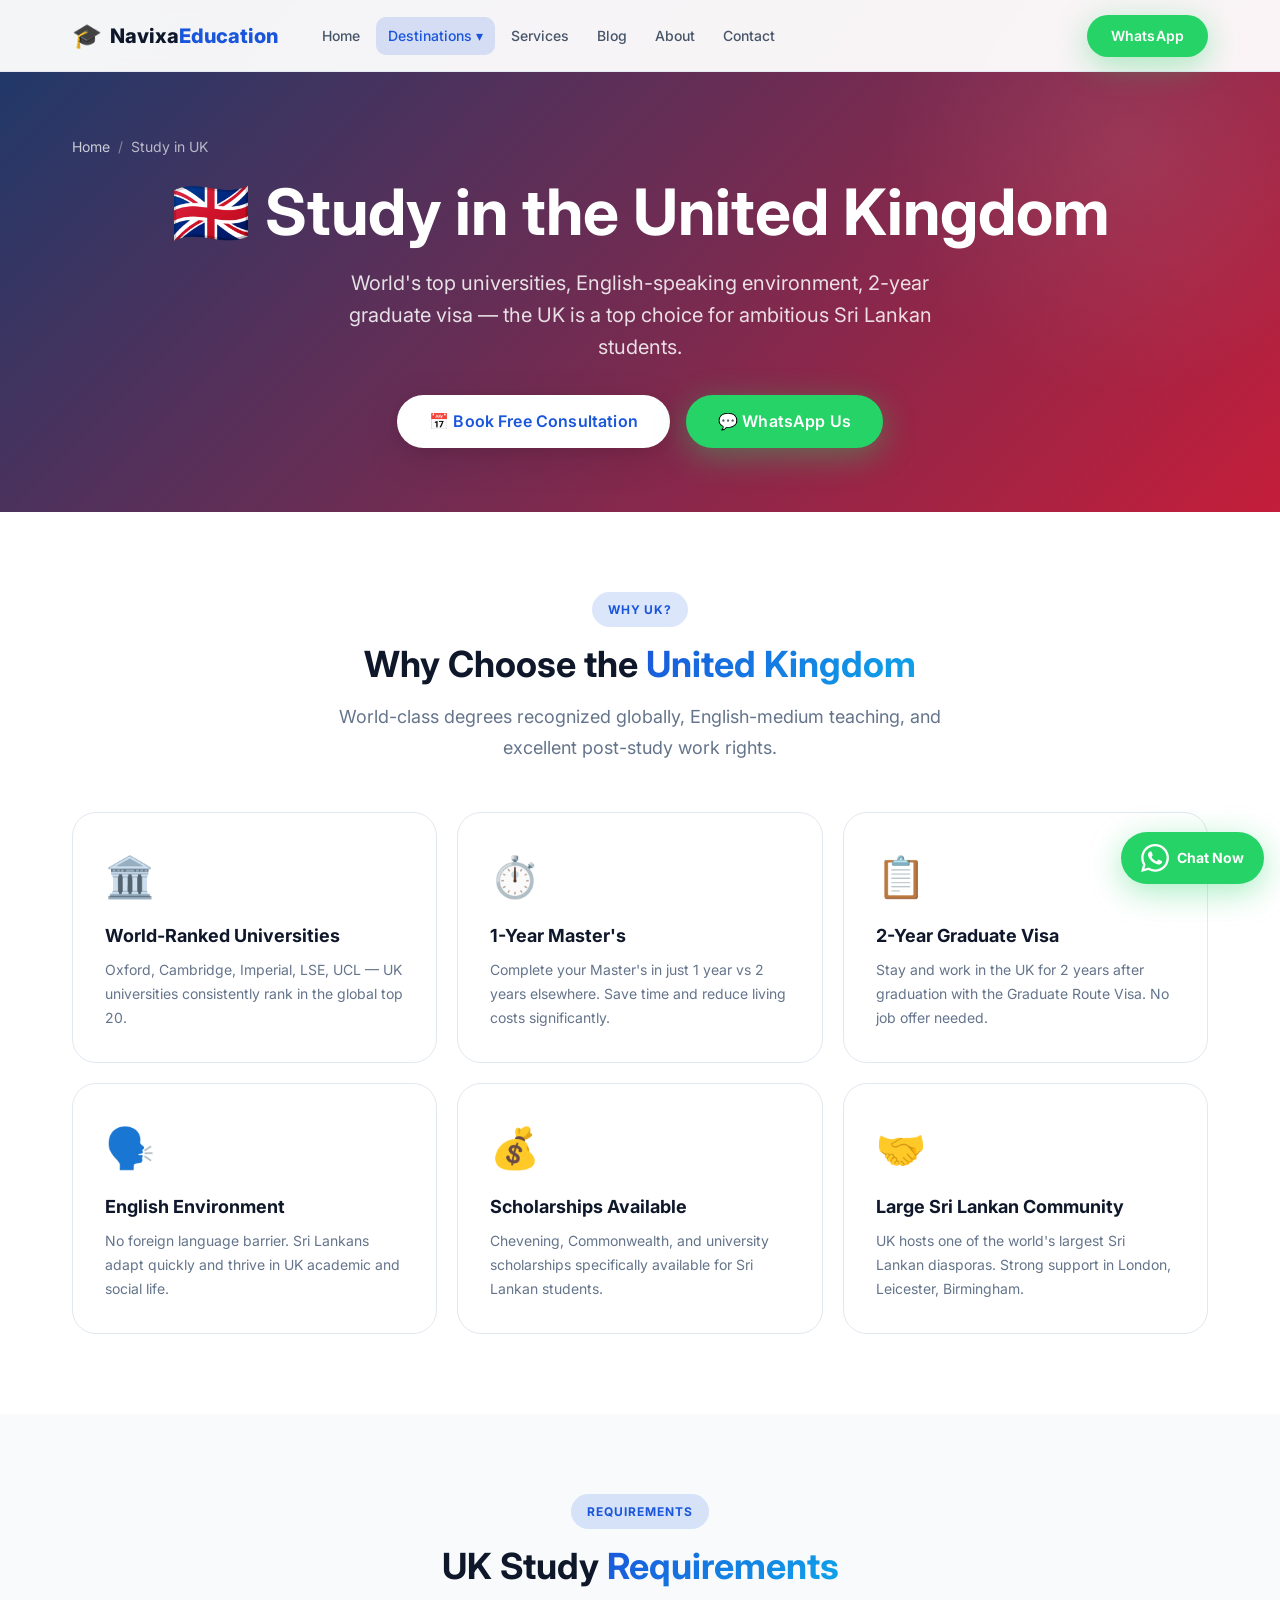
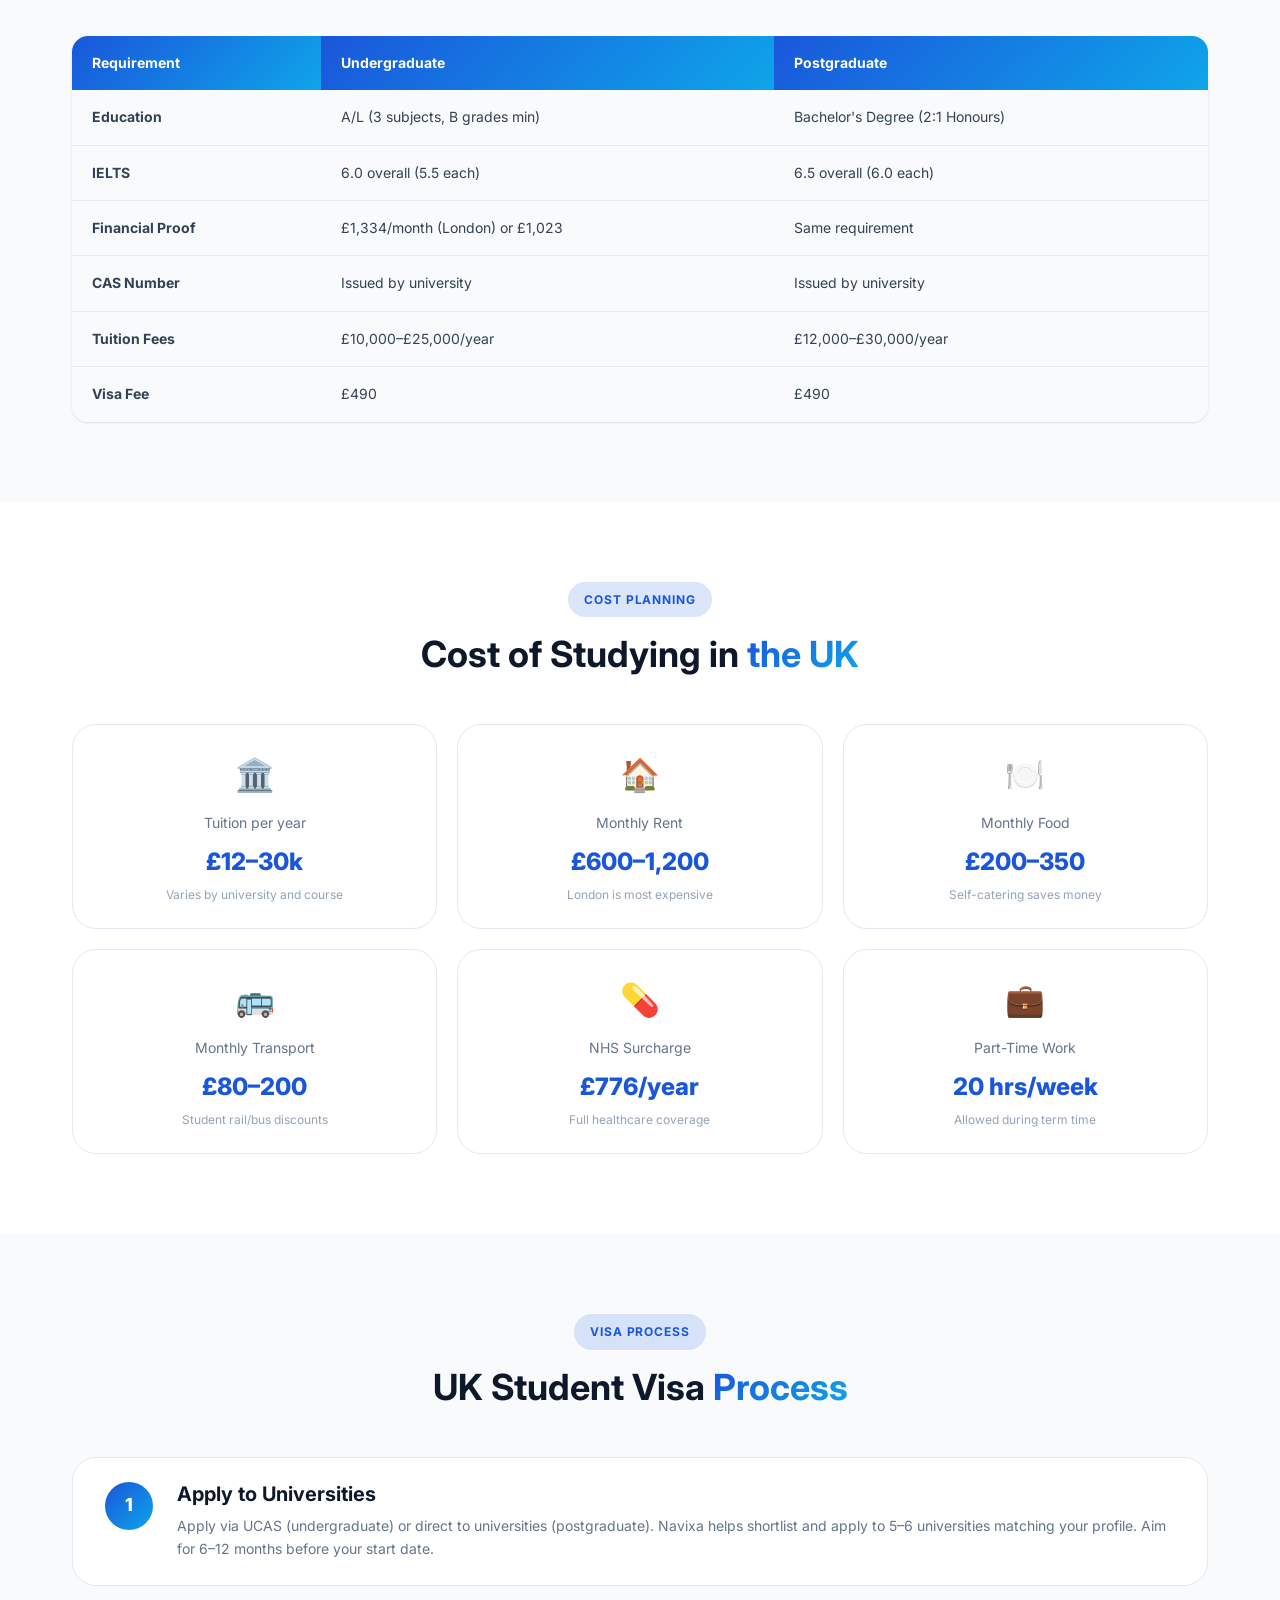
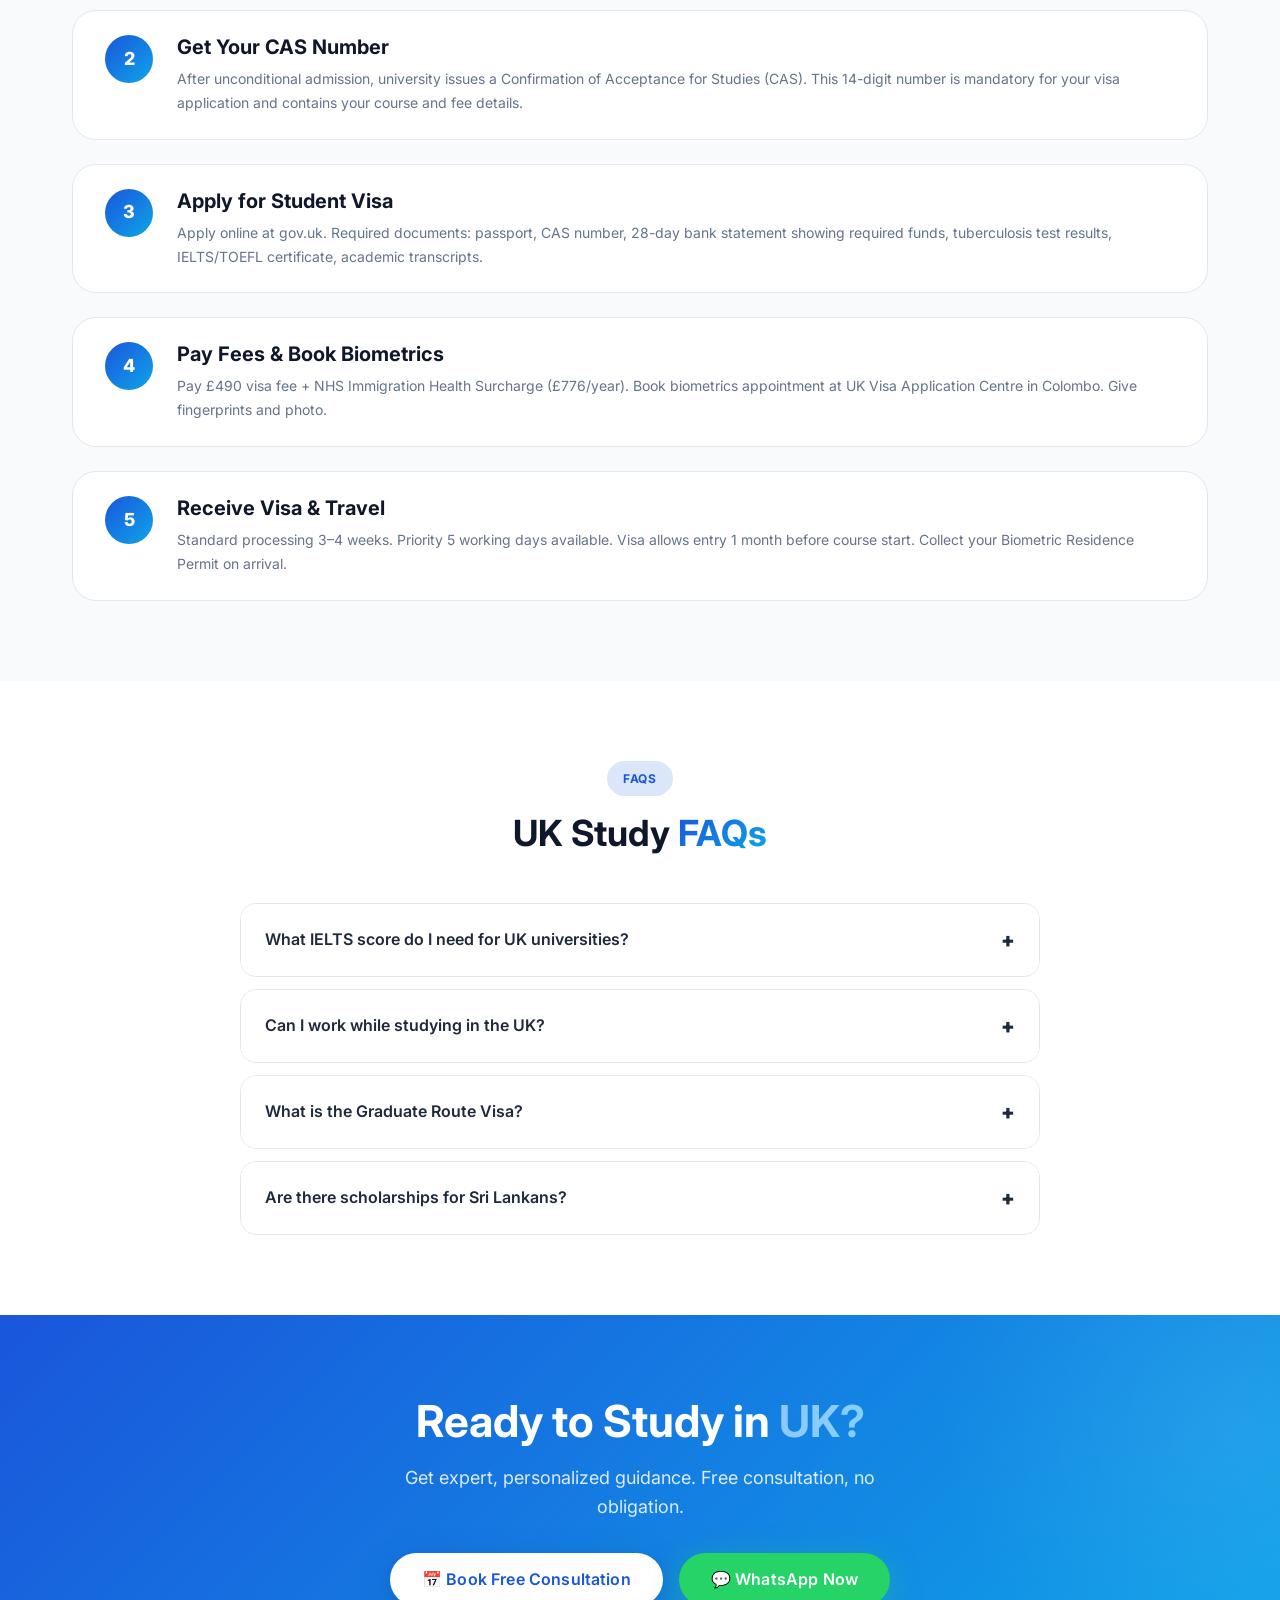
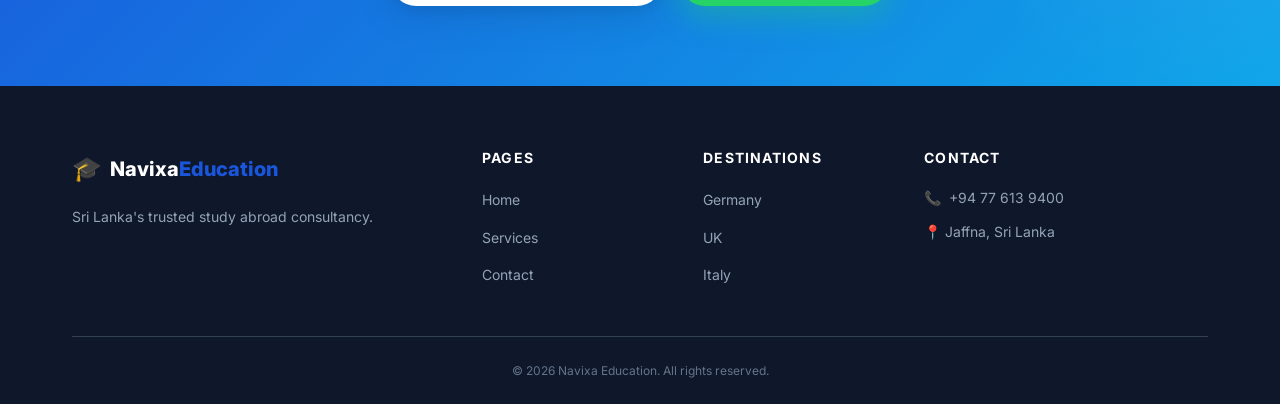
<file: study-in-uk.html>
﻿<!DOCTYPE html>
<html lang="en">
<head>
  <meta charset="UTF-8" />
  <meta name="viewport" content="width=device-width, initial-scale=1.0" />
  <title>Study in UK from Sri Lanka 2026 | Expert Guidance | Navixa Education</title>
  <meta name="description" content="Study in UK from Sri Lanka. Requirements, costs, visa process, and graduate route visa. Expert guidance from Navixa Education." />
  <link rel="canonical" href="https://navixaeducation.com/study-in-uk" />
  <link rel="stylesheet" href="css/style.css" />
  <link rel="stylesheet" href="css/pages.css" />
  <link rel="stylesheet" href="css/responsive.css" />
  <link href="https://fonts.googleapis.com/css2?family=Inter:wght@300;400;500;600;700;800;900&display=swap" rel="stylesheet" />
</head>
<body>
  <header class="header" id="header">
    <div class="container nav-container">
      <a href="index.html" class="logo"><span class="logo-icon">🎓</span><span class="logo-text">Navixa<span class="logo-accent">Education</span></span></a>
      <nav class="nav"><ul class="nav-list">
        <li><a href="index.html" class="nav-link">Home</a></li>
        <li class="nav-dropdown"><a href="#" class="nav-link active">Destinations ▾</a>
          <ul class="dropdown-menu">
            <li><a href="study-in-germany.html">🇩🇪 Germany</a></li>
            <li><a href="study-in-uk.html">🇬🇧 United Kingdom</a></li>
            <li><a href="study-in-italy.html">🇮🇹 Italy</a></li>
            <li><a href="student-visa-sri-lanka.html">🌍 Visa Guide</a></li>
          </ul>
        </li>
        <li><a href="services.html" class="nav-link">Services</a></li>
        <li><a href="blog.html" class="nav-link">Blog</a></li>
        <li><a href="about.html" class="nav-link">About</a></li>
        <li><a href="contact.html" class="nav-link">Contact</a></li>
      </ul></nav>
      <a href="https://wa.me/94776139400" class="btn btn-whatsapp header-cta" target="_blank">WhatsApp</a>
      <button class="hamburger" id="hamburger" aria-label="Menu"><span></span><span></span><span></span></button>
    </div>
  </header>

  <section class="page-hero" style="background:linear-gradient(135deg,#1a3a6b 0%,#c41e3a 100%)">
    <div class="container">
      <div class="breadcrumb"><a href="index.html">Home</a><span class="breadcrumb-sep">/</span><span>Study in UK</span></div>
      <h1>🇬🇧 Study in the United Kingdom</h1>
      <p>World's top universities, English-speaking environment, 2-year graduate visa — the UK is a top choice for ambitious Sri Lankan students.</p>
      <div style="margin-top:2rem;display:flex;gap:1rem;justify-content:center;flex-wrap:wrap">
        <a href="contact.html" class="btn btn-white btn-lg">📅 Book Free Consultation</a>
        <a href="https://wa.me/94776139400?text=I%20want%20to%20study%20in%20UK" class="btn btn-whatsapp btn-lg" target="_blank">💬 WhatsApp Us</a>
      </div>
    </div>
  </section>

  <section class="section">
    <div class="container">
      <div class="section-header">
        <div class="section-badge">Why UK?</div>
        <h2 class="section-title">Why Choose the <span class="text-gradient">United Kingdom</span></h2>
        <p class="section-subtitle">World-class degrees recognized globally, English-medium teaching, and excellent post-study work rights.</p>
      </div>
      <div class="features-grid">
        <div class="feature-card"><div class="feature-icon">🏛️</div><h3>World-Ranked Universities</h3><p>Oxford, Cambridge, Imperial, LSE, UCL — UK universities consistently rank in the global top 20.</p></div>
        <div class="feature-card"><div class="feature-icon">⏱️</div><h3>1-Year Master's</h3><p>Complete your Master's in just 1 year vs 2 years elsewhere. Save time and reduce living costs significantly.</p></div>
        <div class="feature-card"><div class="feature-icon">📋</div><h3>2-Year Graduate Visa</h3><p>Stay and work in the UK for 2 years after graduation with the Graduate Route Visa. No job offer needed.</p></div>
        <div class="feature-card"><div class="feature-icon">🗣️</div><h3>English Environment</h3><p>No foreign language barrier. Sri Lankans adapt quickly and thrive in UK academic and social life.</p></div>
        <div class="feature-card"><div class="feature-icon">💰</div><h3>Scholarships Available</h3><p>Chevening, Commonwealth, and university scholarships specifically available for Sri Lankan students.</p></div>
        <div class="feature-card"><div class="feature-icon">🤝</div><h3>Large Sri Lankan Community</h3><p>UK hosts one of the world's largest Sri Lankan diasporas. Strong support in London, Leicester, Birmingham.</p></div>
      </div>
    </div>
  </section>

  <section class="section requirements-section">
    <div class="container">
      <div class="section-header">
        <div class="section-badge">Requirements</div>
        <h2 class="section-title">UK Study <span class="text-gradient">Requirements</span></h2>
      </div>
      <table class="requirements-table">
        <thead><tr><th>Requirement</th><th>Undergraduate</th><th>Postgraduate</th></tr></thead>
        <tbody>
          <tr><td><strong>Education</strong></td><td>A/L (3 subjects, B grades min)</td><td>Bachelor's Degree (2:1 Honours)</td></tr>
          <tr><td><strong>IELTS</strong></td><td>6.0 overall (5.5 each)</td><td>6.5 overall (6.0 each)</td></tr>
          <tr><td><strong>Financial Proof</strong></td><td>£1,334/month (London) or £1,023</td><td>Same requirement</td></tr>
          <tr><td><strong>CAS Number</strong></td><td>Issued by university</td><td>Issued by university</td></tr>
          <tr><td><strong>Tuition Fees</strong></td><td>£10,000–£25,000/year</td><td>£12,000–£30,000/year</td></tr>
          <tr><td><strong>Visa Fee</strong></td><td>£490</td><td>£490</td></tr>
        </tbody>
      </table>
    </div>
  </section>

  <section class="section">
    <div class="container">
      <div class="section-header">
        <div class="section-badge">Cost Planning</div>
        <h2 class="section-title">Cost of Studying in <span class="text-gradient">the UK</span></h2>
      </div>
      <div class="cost-grid">
        <div class="cost-card"><div class="cost-icon">🏛️</div><div class="cost-label">Tuition per year</div><div class="cost-amount">£12–30k</div><div class="cost-note">Varies by university and course</div></div>
        <div class="cost-card"><div class="cost-icon">🏠</div><div class="cost-label">Monthly Rent</div><div class="cost-amount">£600–1,200</div><div class="cost-note">London is most expensive</div></div>
        <div class="cost-card"><div class="cost-icon">🍽️</div><div class="cost-label">Monthly Food</div><div class="cost-amount">£200–350</div><div class="cost-note">Self-catering saves money</div></div>
        <div class="cost-card"><div class="cost-icon">🚌</div><div class="cost-label">Monthly Transport</div><div class="cost-amount">£80–200</div><div class="cost-note">Student rail/bus discounts</div></div>
        <div class="cost-card"><div class="cost-icon">💊</div><div class="cost-label">NHS Surcharge</div><div class="cost-amount">£776/year</div><div class="cost-note">Full healthcare coverage</div></div>
        <div class="cost-card"><div class="cost-icon">💼</div><div class="cost-label">Part-Time Work</div><div class="cost-amount">20 hrs/week</div><div class="cost-note">Allowed during term time</div></div>
      </div>
    </div>
  </section>

  <section class="section requirements-section">
    <div class="container">
      <div class="section-header">
        <div class="section-badge">Visa Process</div>
        <h2 class="section-title">UK Student Visa <span class="text-gradient">Process</span></h2>
      </div>
      <div class="visa-steps">
        <div class="visa-step"><div class="visa-step-number">1</div><div class="visa-step-content"><h3>Apply to Universities</h3><p>Apply via UCAS (undergraduate) or direct to universities (postgraduate). Navixa helps shortlist and apply to 5–6 universities matching your profile. Aim for 6–12 months before your start date.</p></div></div>
        <div class="visa-step"><div class="visa-step-number">2</div><div class="visa-step-content"><h3>Get Your CAS Number</h3><p>After unconditional admission, university issues a Confirmation of Acceptance for Studies (CAS). This 14-digit number is mandatory for your visa application and contains your course and fee details.</p></div></div>
        <div class="visa-step"><div class="visa-step-number">3</div><div class="visa-step-content"><h3>Apply for Student Visa</h3><p>Apply online at gov.uk. Required documents: passport, CAS number, 28-day bank statement showing required funds, tuberculosis test results, IELTS/TOEFL certificate, academic transcripts.</p></div></div>
        <div class="visa-step"><div class="visa-step-number">4</div><div class="visa-step-content"><h3>Pay Fees & Book Biometrics</h3><p>Pay £490 visa fee + NHS Immigration Health Surcharge (£776/year). Book biometrics appointment at UK Visa Application Centre in Colombo. Give fingerprints and photo.</p></div></div>
        <div class="visa-step"><div class="visa-step-number">5</div><div class="visa-step-content"><h3>Receive Visa & Travel</h3><p>Standard processing 3–4 weeks. Priority 5 working days available. Visa allows entry 1 month before course start. Collect your Biometric Residence Permit on arrival.</p></div></div>
      </div>
    </div>
  </section>

  <section class="section">
    <div class="container">
      <div class="section-header"><div class="section-badge">FAQs</div><h2 class="section-title">UK Study <span class="text-gradient">FAQs</span></h2></div>
      <div style="max-width:800px;margin:0 auto">
        <div class="faq-list">
          <div class="faq-item"><div class="faq-question">What IELTS score do I need for UK universities? <span class="faq-icon">+</span></div><div class="faq-answer"><div class="faq-answer-inner">Most UK universities require IELTS 6.0–6.5 (undergraduate) and 6.5–7.0 (postgraduate). Russell Group universities typically require 7.0+. Some accept TOEFL or PTE as alternatives.</div></div></div>
          <div class="faq-item"><div class="faq-question">Can I work while studying in the UK? <span class="faq-icon">+</span></div><div class="faq-answer"><div class="faq-answer-inner">Yes! UK student visa allows 20 hours/week during term time and unlimited hours during holidays. Minimum wage is £11.44/hour. Part-time work significantly helps cover living costs.</div></div></div>
          <div class="faq-item"><div class="faq-question">What is the Graduate Route Visa? <span class="faq-icon">+</span></div><div class="faq-answer"><div class="faq-answer-inner">The Graduate Route lets you stay in the UK 2 years after your degree (3 years for PhD). You can work in any job. This is your bridge to finding a sponsored employer and getting a long-term work visa.</div></div></div>
          <div class="faq-item"><div class="faq-question">Are there scholarships for Sri Lankans? <span class="faq-icon">+</span></div><div class="faq-answer"><div class="faq-answer-inner">Yes! Chevening Scholarships (fully funded), Commonwealth Scholarships, British Council grants, and university-specific merit scholarships are all available. Navixa advises on which scholarships match your profile.</div></div></div>
        </div>
      </div>
    </div>
  </section>

  <section class="cta-banner">
    <div class="container"><div class="cta-content">
      <h2>Ready to Study in <span class="text-gradient-light">UK?</span></h2>
      <p>Get expert, personalized guidance. Free consultation, no obligation.</p>
      <div class="cta-actions">
        <a href="contact.html" class="btn btn-white btn-lg">📅 Book Free Consultation</a>
        <a href="https://wa.me/94776139400" class="btn btn-whatsapp btn-lg" target="_blank">💬 WhatsApp Now</a>
      </div>
    </div></div>
  </section>

  <footer class="footer"><div class="container">
    <div class="footer-grid">
      <div class="footer-brand"><a href="index.html" class="logo footer-logo"><span class="logo-icon">🎓</span><span class="logo-text">Navixa<span class="logo-accent">Education</span></span></a><p>Sri Lanka's trusted study abroad consultancy.</p></div>
      <div class="footer-links"><h4>Pages</h4><ul><li><a href="index.html">Home</a></li><li><a href="services.html">Services</a></li><li><a href="contact.html">Contact</a></li></ul></div>
      <div class="footer-links"><h4>Destinations</h4><ul><li><a href="study-in-germany.html">Germany</a></li><li><a href="study-in-uk.html">UK</a></li><li><a href="study-in-italy.html">Italy</a></li></ul></div>
      <div class="footer-contact"><h4>Contact</h4><ul><li>📞 <a href="tel:+94776139400">+94 77 613 9400</a></li><li>📍 Jaffna, Sri Lanka</li></ul></div>
    </div>
    <div class="footer-bottom"><p>© 2026 Navixa Education. All rights reserved.</p></div>
  </div></footer>

  <a href="https://wa.me/94776139400" class="sticky-whatsapp" id="sticky-whatsapp-btn" target="_blank" aria-label="WhatsApp">
    <svg width="28" height="28" viewBox="0 0 24 24" fill="currentColor"><path d="M17.472 14.382c-.297-.149-1.758-.867-2.03-.967-.273-.099-.471-.148-.67.15-.197.297-.767.966-.94 1.164-.173.199-.347.223-.644.075-.297-.15-1.255-.463-2.39-1.475-.883-.788-1.48-1.761-1.653-2.059-.173-.297-.018-.458.13-.606.134-.133.298-.347.446-.52.149-.174.198-.298.298-.497.099-.198.05-.371-.025-.52-.075-.149-.669-1.612-.916-2.207-.242-.579-.487-.5-.669-.51-.173-.008-.371-.01-.57-.01-.198 0-.52.074-.792.372-.272.297-1.04 1.016-1.04 2.479 0 1.462 1.065 2.875 1.213 3.074.149.198 2.096 3.2 5.077 4.487.709.306 1.262.489 1.694.625.712.227 1.36.195 1.871.118.571-.085 1.758-.719 2.006-1.413.248-.694.248-1.289.173-1.413-.074-.124-.272-.198-.57-.347m-5.421 7.403h-.004a9.87 9.87 0 01-5.031-1.378l-.361-.214-3.741.982.998-3.648-.235-.374a9.86 9.86 0 01-1.51-5.26c.001-5.45 4.436-9.884 9.888-9.884 2.64 0 5.122 1.03 6.988 2.898a9.825 9.825 0 012.893 6.994c-.003 5.45-4.437 9.884-9.885 9.884m8.413-18.297A11.815 11.815 0 0012.05 0C5.495 0 .16 5.335.157 11.892c0 2.096.547 4.142 1.588 5.945L.057 24l6.305-1.654a11.882 11.882 0 005.683 1.448h.005c6.554 0 11.89-5.335 11.893-11.893a11.821 11.821 0 00-3.48-8.413z"/></svg>
    <span>Chat Now</span>
  </a>
  <script src="js/main.js"></script>
</body>
</html>
</file>
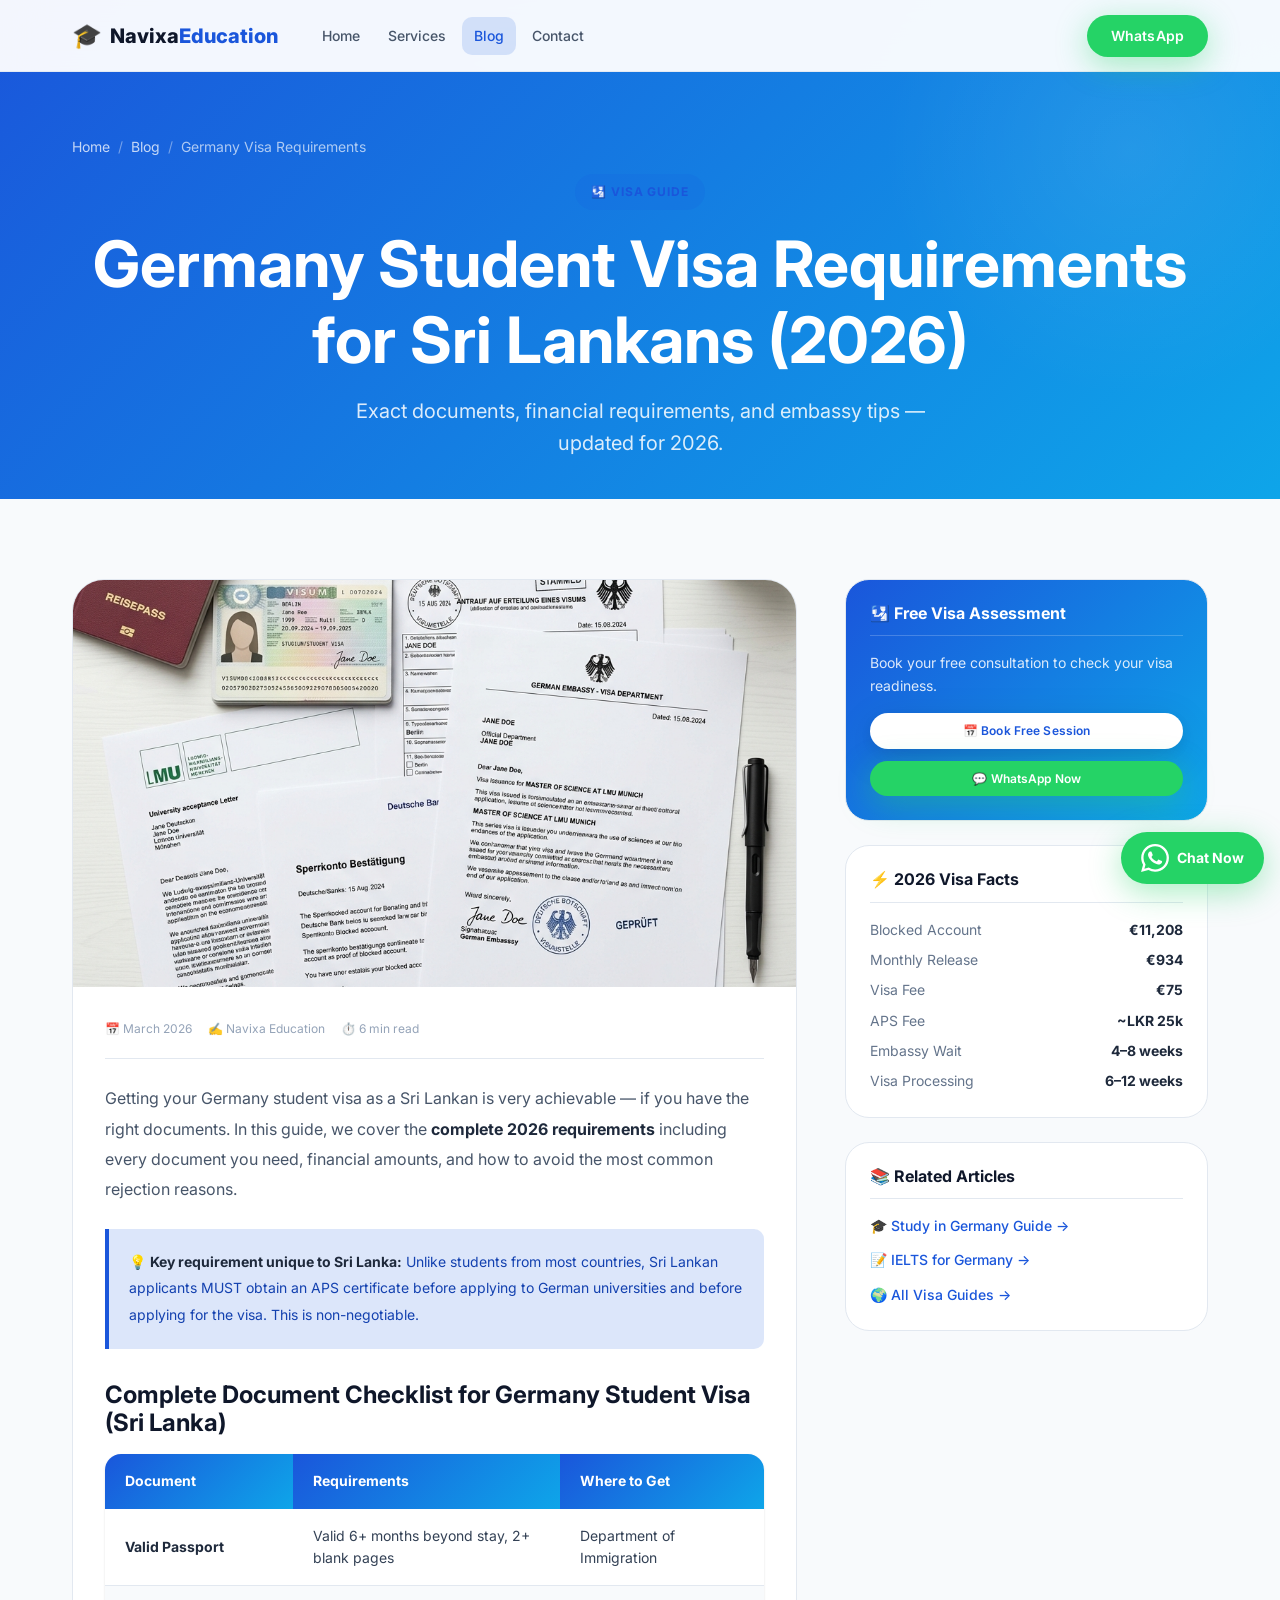
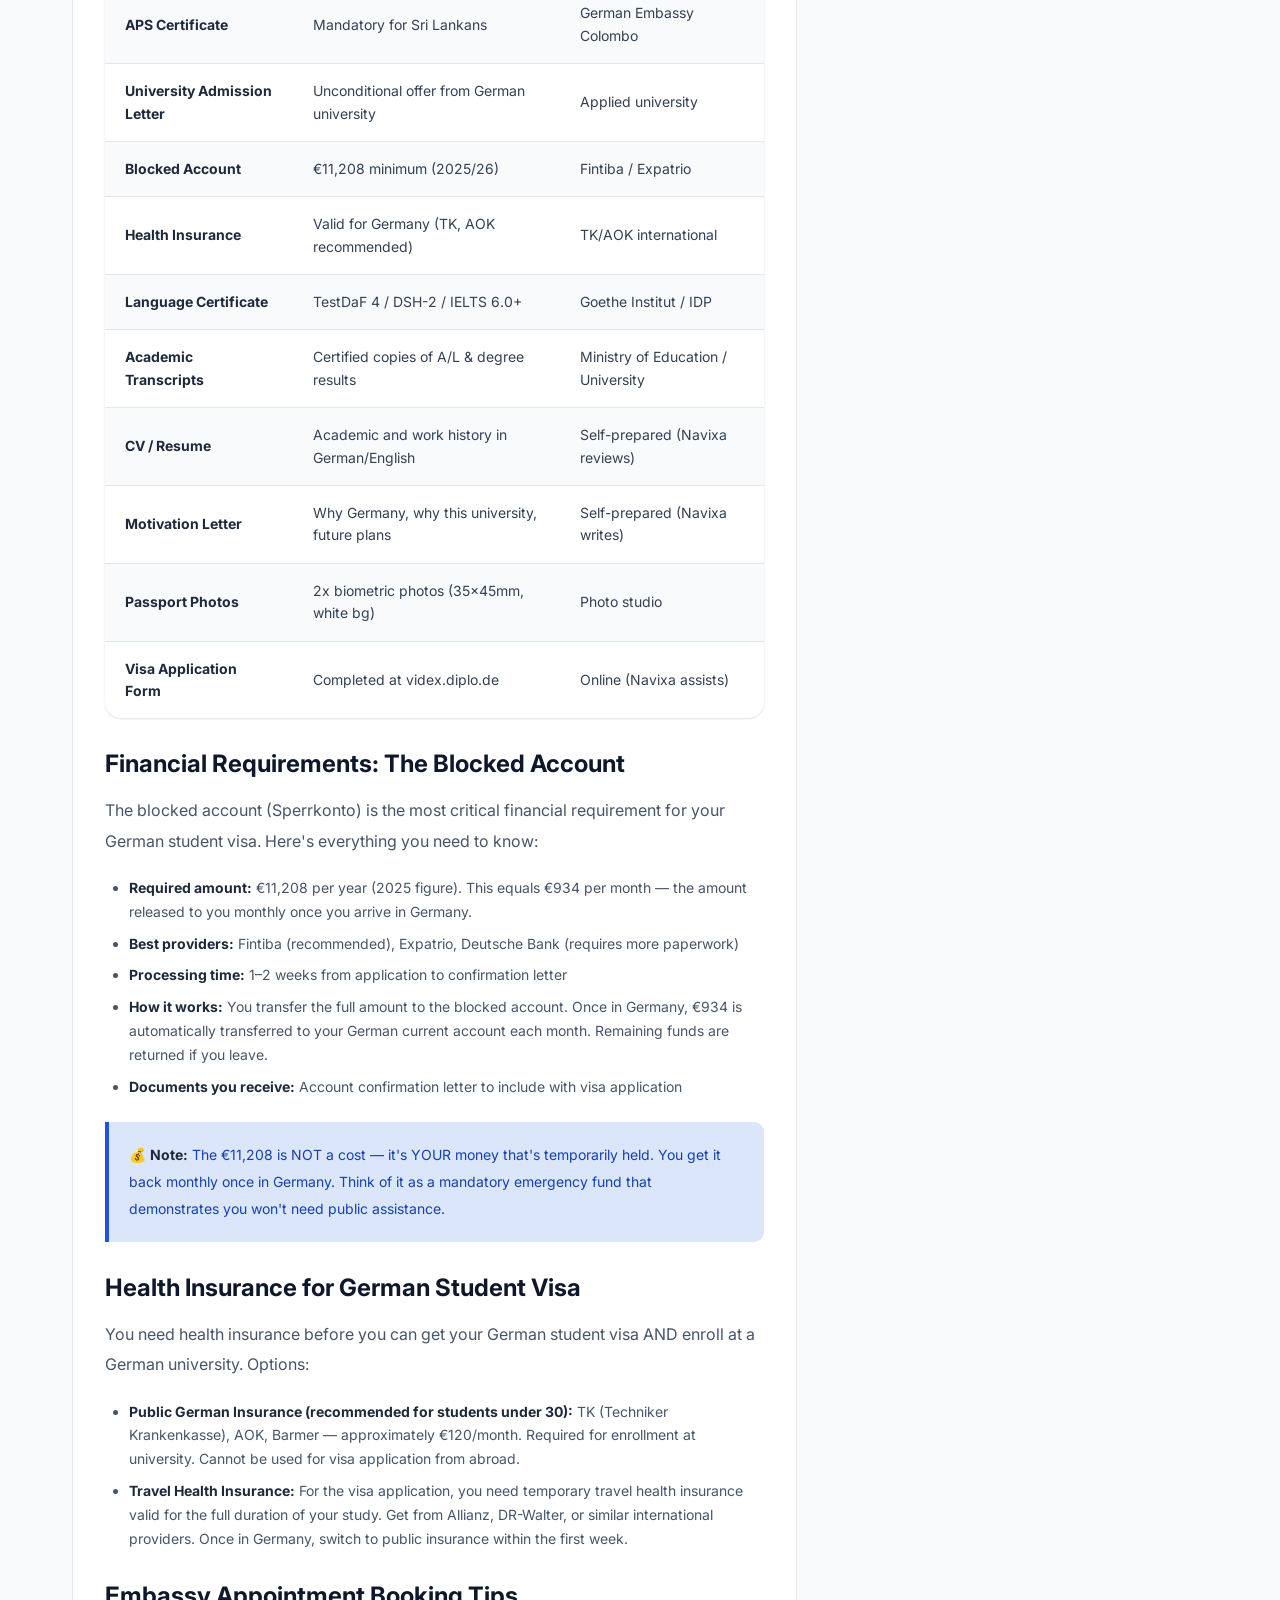
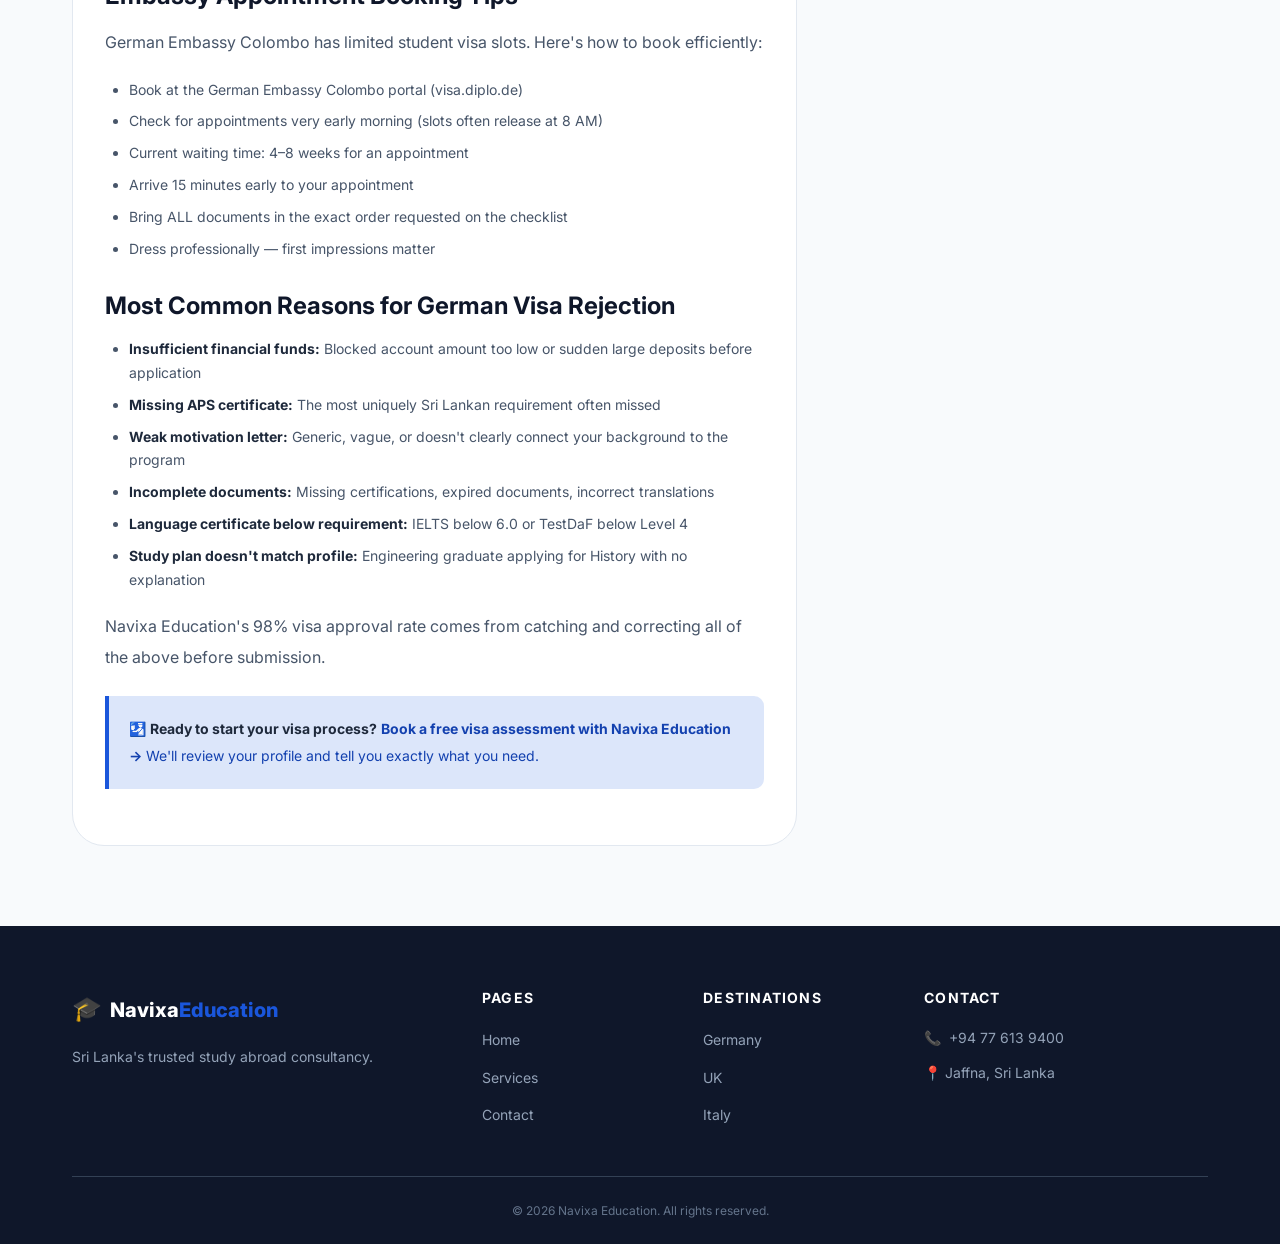
<file: blog/germany-student-visa-requirements-sri-lanka.html>
﻿<!DOCTYPE html>
<html lang="en">
<head>
  <meta charset="UTF-8" />
  <meta name="viewport" content="width=device-width, initial-scale=1.0" />
  <title>Germany Student Visa Requirements for Sri Lankans 2026 | Navixa Education</title>
  <meta name="description" content="Exact Germany student visa requirements for Sri Lankan students 2026. Documents, blocked account, health insurance, embassy appointment and tips." />
  <link rel="canonical" href="https://navixaeducation.com/blog/germany-student-visa-requirements-sri-lanka" />
  <link rel="stylesheet" href="../css/style.css" />
  <link rel="stylesheet" href="../css/pages.css" />
  <link rel="stylesheet" href="../css/responsive.css" />
  <link href="https://fonts.googleapis.com/css2?family=Inter:wght@300;400;500;600;700;800;900&display=swap" rel="stylesheet" />
</head>
<body>
  <header class="header" id="header">
    <div class="container nav-container">
      <a href="../index.html" class="logo"><span class="logo-icon">🎓</span><span class="logo-text">Navixa<span class="logo-accent">Education</span></span></a>
      <nav class="nav"><ul class="nav-list">
        <li><a href="../index.html" class="nav-link">Home</a></li>
        <li><a href="../services.html" class="nav-link">Services</a></li>
        <li><a href="../blog.html" class="nav-link active">Blog</a></li>
        <li><a href="../contact.html" class="nav-link">Contact</a></li>
      </ul></nav>
      <a href="https://wa.me/94776139400" class="btn btn-whatsapp header-cta" target="_blank">WhatsApp</a>
      <button class="hamburger" id="hamburger" aria-label="Menu"><span></span><span></span><span></span></button>
    </div>
  </header>

  <section class="page-hero" style="padding-bottom:var(--space-10)">
    <div class="container">
      <div class="breadcrumb"><a href="../index.html">Home</a><span class="breadcrumb-sep">/</span><a href="../blog.html">Blog</a><span class="breadcrumb-sep">/</span><span>Germany Visa Requirements</span></div>
      <div class="section-badge" style="margin-bottom:var(--space-4)">🛂 Visa Guide</div>
      <h1>Germany Student Visa Requirements for Sri Lankans (2026)</h1>
      <p>Exact documents, financial requirements, and embassy tips — updated for 2026.</p>
    </div>
  </section>

  <section class="section" style="background:var(--gray-50)">
    <div class="container">
      <div class="blog-main-grid">
        <div class="blog-article-full">
          <div class="blog-image" style="aspect-ratio:16/9">
            <img src="../images/blog2.jpg" alt="Germany student visa documents checklist" loading="eager" width="800" height="450" style="width:100%;height:100%;object-fit:cover;background:var(--gradient-light)" />
          </div>
          <div class="article-body">
            <div class="article-meta">
              <span>📅 March 2026</span>
              <span>✍️ Navixa Education</span>
              <span>⏱️ 6 min read</span>
            </div>
            <div class="article-content">
              <p>Getting your Germany student visa as a Sri Lankan is very achievable — if you have the right documents. In this guide, we cover the <strong>complete 2026 requirements</strong> including every document you need, financial amounts, and how to avoid the most common rejection reasons.</p>

              <div class="article-info-box">
                <p>💡 <strong>Key requirement unique to Sri Lanka:</strong> Unlike students from most countries, Sri Lankan applicants MUST obtain an APS certificate before applying to German universities and before applying for the visa. This is non-negotiable.</p>
              </div>

              <h2>Complete Document Checklist for Germany Student Visa (Sri Lanka)</h2>
              <table class="requirements-table" style="margin-bottom:var(--space-6)">
                <thead><tr><th>Document</th><th>Requirements</th><th>Where to Get</th></tr></thead>
                <tbody>
                  <tr><td><strong>Valid Passport</strong></td><td>Valid 6+ months beyond stay, 2+ blank pages</td><td>Department of Immigration</td></tr>
                  <tr><td><strong>APS Certificate</strong></td><td>Mandatory for Sri Lankans</td><td>German Embassy Colombo</td></tr>
                  <tr><td><strong>University Admission Letter</strong></td><td>Unconditional offer from German university</td><td>Applied university</td></tr>
                  <tr><td><strong>Blocked Account</strong></td><td>€11,208 minimum (2025/26)</td><td>Fintiba / Expatrio</td></tr>
                  <tr><td><strong>Health Insurance</strong></td><td>Valid for Germany (TK, AOK recommended)</td><td>TK/AOK international</td></tr>
                  <tr><td><strong>Language Certificate</strong></td><td>TestDaF 4 / DSH-2 / IELTS 6.0+</td><td>Goethe Institut / IDP</td></tr>
                  <tr><td><strong>Academic Transcripts</strong></td><td>Certified copies of A/L & degree results</td><td>Ministry of Education / University</td></tr>
                  <tr><td><strong>CV / Resume</strong></td><td>Academic and work history in German/English</td><td>Self-prepared (Navixa reviews)</td></tr>
                  <tr><td><strong>Motivation Letter</strong></td><td>Why Germany, why this university, future plans</td><td>Self-prepared (Navixa writes)</td></tr>
                  <tr><td><strong>Passport Photos</strong></td><td>2x biometric photos (35x45mm, white bg)</td><td>Photo studio</td></tr>
                  <tr><td><strong>Visa Application Form</strong></td><td>Completed at videx.diplo.de</td><td>Online (Navixa assists)</td></tr>
                </tbody>
              </table>

              <h2>Financial Requirements: The Blocked Account</h2>
              <p>The blocked account (Sperrkonto) is the most critical financial requirement for your German student visa. Here's everything you need to know:</p>
              <ul>
                <li><strong>Required amount:</strong> €11,208 per year (2025 figure). This equals €934 per month — the amount released to you monthly once you arrive in Germany.</li>
                <li><strong>Best providers:</strong> Fintiba (recommended), Expatrio, Deutsche Bank (requires more paperwork)</li>
                <li><strong>Processing time:</strong> 1–2 weeks from application to confirmation letter</li>
                <li><strong>How it works:</strong> You transfer the full amount to the blocked account. Once in Germany, €934 is automatically transferred to your German current account each month. Remaining funds are returned if you leave.</li>
                <li><strong>Documents you receive:</strong> Account confirmation letter to include with visa application</li>
              </ul>

              <div class="article-info-box">
                <p>💰 <strong>Note:</strong> The €11,208 is NOT a cost — it's YOUR money that's temporarily held. You get it back monthly once in Germany. Think of it as a mandatory emergency fund that demonstrates you won't need public assistance.</p>
              </div>

              <h2>Health Insurance for German Student Visa</h2>
              <p>You need health insurance before you can get your German student visa AND enroll at a German university. Options:</p>
              <ul>
                <li><strong>Public German Insurance (recommended for students under 30):</strong> TK (Techniker Krankenkasse), AOK, Barmer — approximately €120/month. Required for enrollment at university. Cannot be used for visa application from abroad.</li>
                <li><strong>Travel Health Insurance:</strong> For the visa application, you need temporary travel health insurance valid for the full duration of your study. Get from Allianz, DR-Walter, or similar international providers. Once in Germany, switch to public insurance within the first week.</li>
              </ul>

              <h2>Embassy Appointment Booking Tips</h2>
              <p>German Embassy Colombo has limited student visa slots. Here's how to book efficiently:</p>
              <ul>
                <li>Book at the German Embassy Colombo portal (visa.diplo.de)</li>
                <li>Check for appointments very early morning (slots often release at 8 AM)</li>
                <li>Current waiting time: 4–8 weeks for an appointment</li>
                <li>Arrive 15 minutes early to your appointment</li>
                <li>Bring ALL documents in the exact order requested on the checklist</li>
                <li>Dress professionally — first impressions matter</li>
              </ul>

              <h2>Most Common Reasons for German Visa Rejection</h2>
              <ul>
                <li><strong>Insufficient financial funds:</strong> Blocked account amount too low or sudden large deposits before application</li>
                <li><strong>Missing APS certificate:</strong> The most uniquely Sri Lankan requirement often missed</li>
                <li><strong>Weak motivation letter:</strong> Generic, vague, or doesn't clearly connect your background to the program</li>
                <li><strong>Incomplete documents:</strong> Missing certifications, expired documents, incorrect translations</li>
                <li><strong>Language certificate below requirement:</strong> IELTS below 6.0 or TestDaF below Level 4</li>
                <li><strong>Study plan doesn't match profile:</strong> Engineering graduate applying for History with no explanation</li>
              </ul>
              <p>Navixa Education's 98% visa approval rate comes from catching and correcting all of the above before submission.</p>

              <div class="article-info-box">
                <p>🛂 <strong>Ready to start your visa process?</strong> <a href="../contact.html" style="color:var(--primary-dark);font-weight:700">Book a free visa assessment with Navixa Education →</a> We'll review your profile and tell you exactly what you need.</p>
              </div>
            </div>
          </div>
        </div>

        <div class="blog-sidebar">
          <div class="sidebar-widget" style="background:var(--gradient-primary)">
            <h4 style="color:var(--white);border-color:rgba(255,255,255,0.2)">🛂 Free Visa Assessment</h4>
            <p style="color:rgba(255,255,255,0.85);font-size:var(--text-sm);margin-bottom:var(--space-4)">Book your free consultation to check your visa readiness.</p>
            <a href="../contact.html" class="btn btn-white btn-sm" style="width:100%;justify-content:center;margin-bottom:var(--space-3)">📅 Book Free Session</a>
            <a href="https://wa.me/94776139400" class="btn btn-whatsapp btn-sm" style="width:100%;justify-content:center" target="_blank">💬 WhatsApp Now</a>
          </div>
          <div class="sidebar-widget">
            <h4>⚡ 2026 Visa Facts</h4>
            <div style="display:flex;flex-direction:column;gap:var(--space-2);font-size:var(--text-sm)">
              <div style="display:flex;justify-content:space-between"><span style="color:var(--gray-500)">Blocked Account</span><strong>€11,208</strong></div>
              <div style="display:flex;justify-content:space-between"><span style="color:var(--gray-500)">Monthly Release</span><strong>€934</strong></div>
              <div style="display:flex;justify-content:space-between"><span style="color:var(--gray-500)">Visa Fee</span><strong>€75</strong></div>
              <div style="display:flex;justify-content:space-between"><span style="color:var(--gray-500)">APS Fee</span><strong>~LKR 25k</strong></div>
              <div style="display:flex;justify-content:space-between"><span style="color:var(--gray-500)">Embassy Wait</span><strong>4–8 weeks</strong></div>
              <div style="display:flex;justify-content:space-between"><span style="color:var(--gray-500)">Visa Processing</span><strong>6–12 weeks</strong></div>
            </div>
          </div>
          <div class="sidebar-widget">
            <h4>📚 Related Articles</h4>
            <div style="display:flex;flex-direction:column;gap:var(--space-3)">
              <a href="how-to-study-in-germany-from-sri-lanka.html" style="font-size:var(--text-sm);color:var(--primary);font-weight:500">🎓 Study in Germany Guide →</a>
              <a href="ielts-requirement-germany.html" style="font-size:var(--text-sm);color:var(--primary);font-weight:500">📝 IELTS for Germany →</a>
              <a href="../student-visa-sri-lanka.html" style="font-size:var(--text-sm);color:var(--primary);font-weight:500">🌍 All Visa Guides →</a>
            </div>
          </div>
        </div>
      </div>
    </div>
  </section>

  <footer class="footer"><div class="container">
    <div class="footer-grid">
      <div class="footer-brand"><a href="../index.html" class="logo footer-logo"><span class="logo-icon">🎓</span><span class="logo-text">Navixa<span class="logo-accent">Education</span></span></a><p>Sri Lanka's trusted study abroad consultancy.</p></div>
      <div class="footer-links"><h4>Pages</h4><ul><li><a href="../index.html">Home</a></li><li><a href="../services.html">Services</a></li><li><a href="../contact.html">Contact</a></li></ul></div>
      <div class="footer-links"><h4>Destinations</h4><ul><li><a href="../study-in-germany.html">Germany</a></li><li><a href="../study-in-uk.html">UK</a></li><li><a href="../study-in-italy.html">Italy</a></li></ul></div>
      <div class="footer-contact"><h4>Contact</h4><ul><li>📞 <a href="tel:+94776139400">+94 77 613 9400</a></li><li>📍 Jaffna, Sri Lanka</li></ul></div>
    </div>
    <div class="footer-bottom"><p>© 2026 Navixa Education. All rights reserved.</p></div>
  </div></footer>

  <a href="https://wa.me/94776139400" class="sticky-whatsapp" id="sticky-whatsapp-btn" target="_blank" aria-label="WhatsApp">
    <svg width="28" height="28" viewBox="0 0 24 24" fill="currentColor"><path d="M17.472 14.382c-.297-.149-1.758-.867-2.03-.967-.273-.099-.471-.148-.67.15-.197.297-.767.966-.94 1.164-.173.199-.347.223-.644.075-.297-.15-1.255-.463-2.39-1.475-.883-.788-1.48-1.761-1.653-2.059-.173-.297-.018-.458.13-.606.134-.133.298-.347.446-.52.149-.174.198-.298.298-.497.099-.198.05-.371-.025-.52-.075-.149-.669-1.612-.916-2.207-.242-.579-.487-.5-.669-.51-.173-.008-.371-.01-.57-.01-.198 0-.52.074-.792.372-.272.297-1.04 1.016-1.04 2.479 0 1.462 1.065 2.875 1.213 3.074.149.198 2.096 3.2 5.077 4.487.709.306 1.262.489 1.694.625.712.227 1.36.195 1.871.118.571-.085 1.758-.719 2.006-1.413.248-.694.248-1.289.173-1.413-.074-.124-.272-.198-.57-.347m-5.421 7.403h-.004a9.87 9.87 0 01-5.031-1.378l-.361-.214-3.741.982.998-3.648-.235-.374a9.86 9.86 0 01-1.51-5.26c.001-5.45 4.436-9.884 9.888-9.884 2.64 0 5.122 1.03 6.988 2.898a9.825 9.825 0 012.893 6.994c-.003 5.45-4.437 9.884-9.885 9.884m8.413-18.297A11.815 11.815 0 0012.05 0C5.495 0 .16 5.335.157 11.892c0 2.096.547 4.142 1.588 5.945L.057 24l6.305-1.654a11.882 11.882 0 005.683 1.448h.005c6.554 0 11.89-5.335 11.893-11.893a11.821 11.821 0 00-3.48-8.413z"/></svg>
    <span>Chat Now</span>
  </a>
  <script src="../js/main.js"></script>
</body>
</html>
</file>
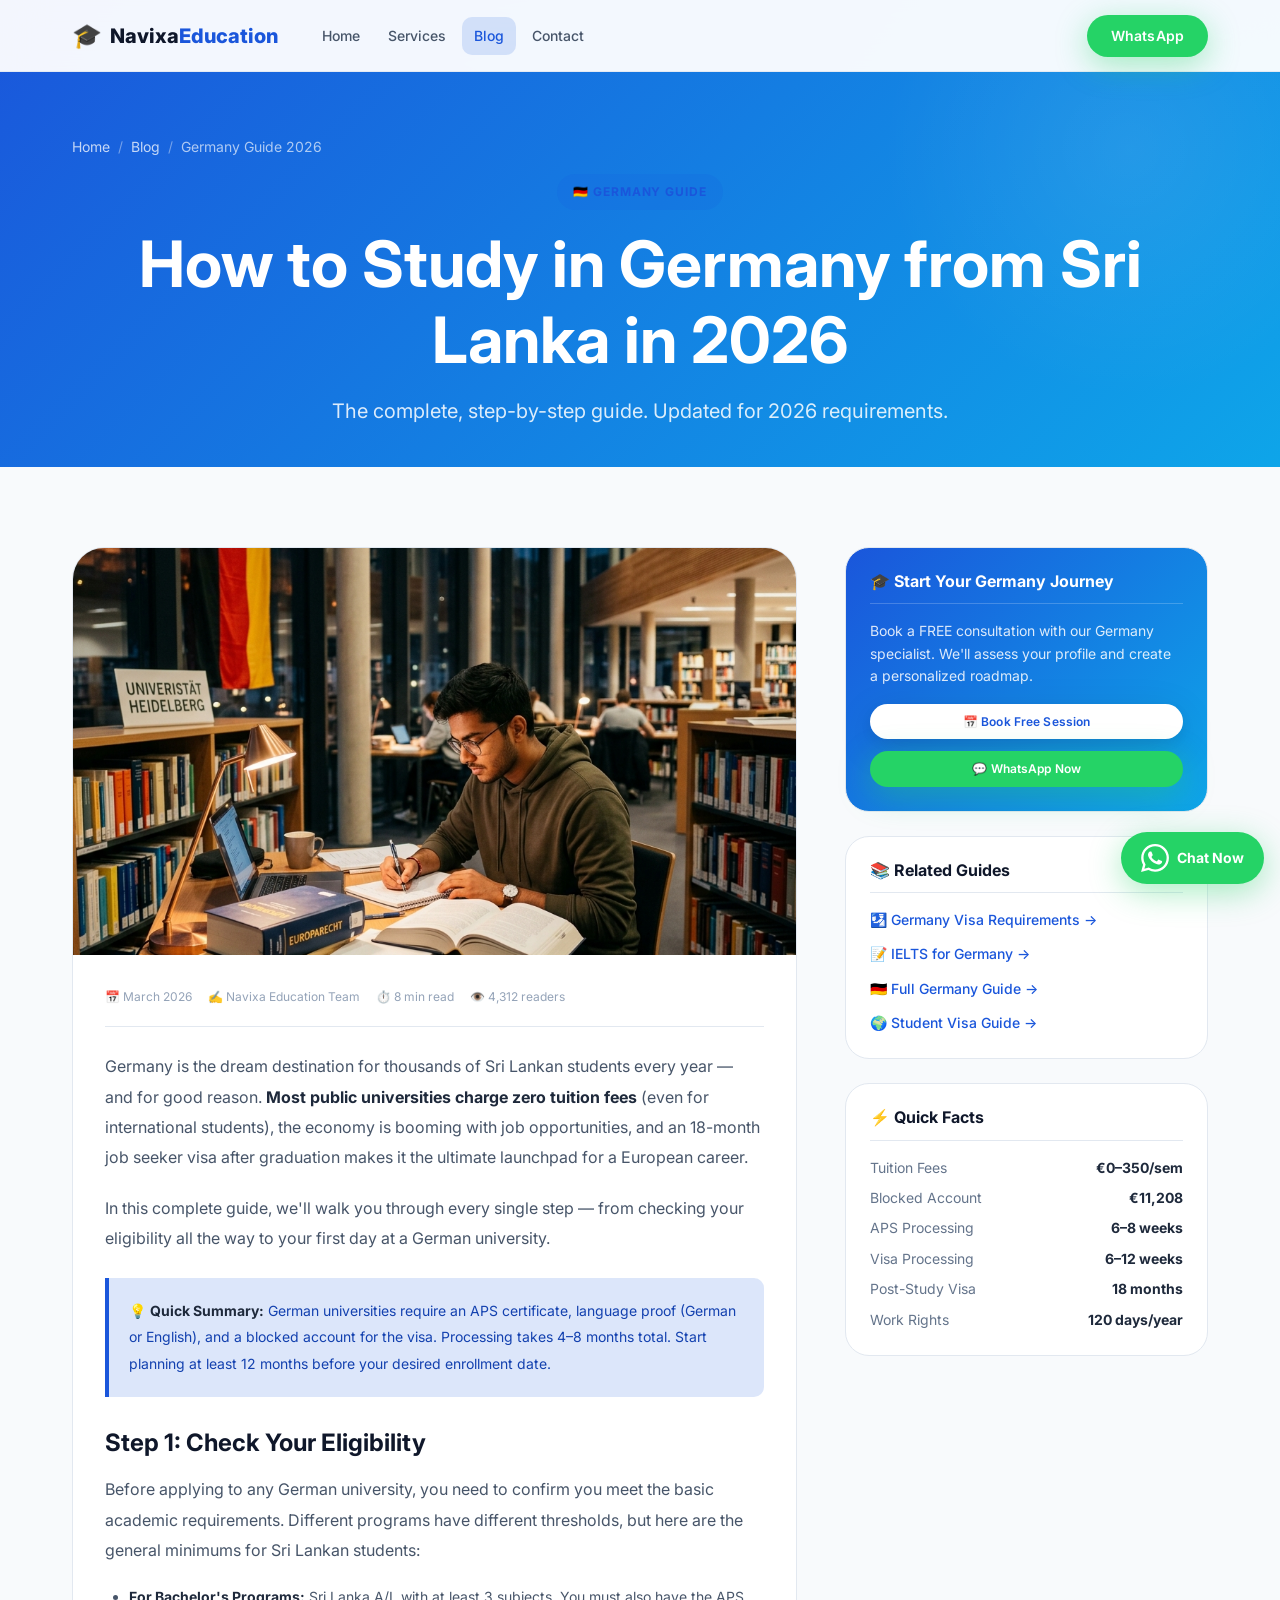
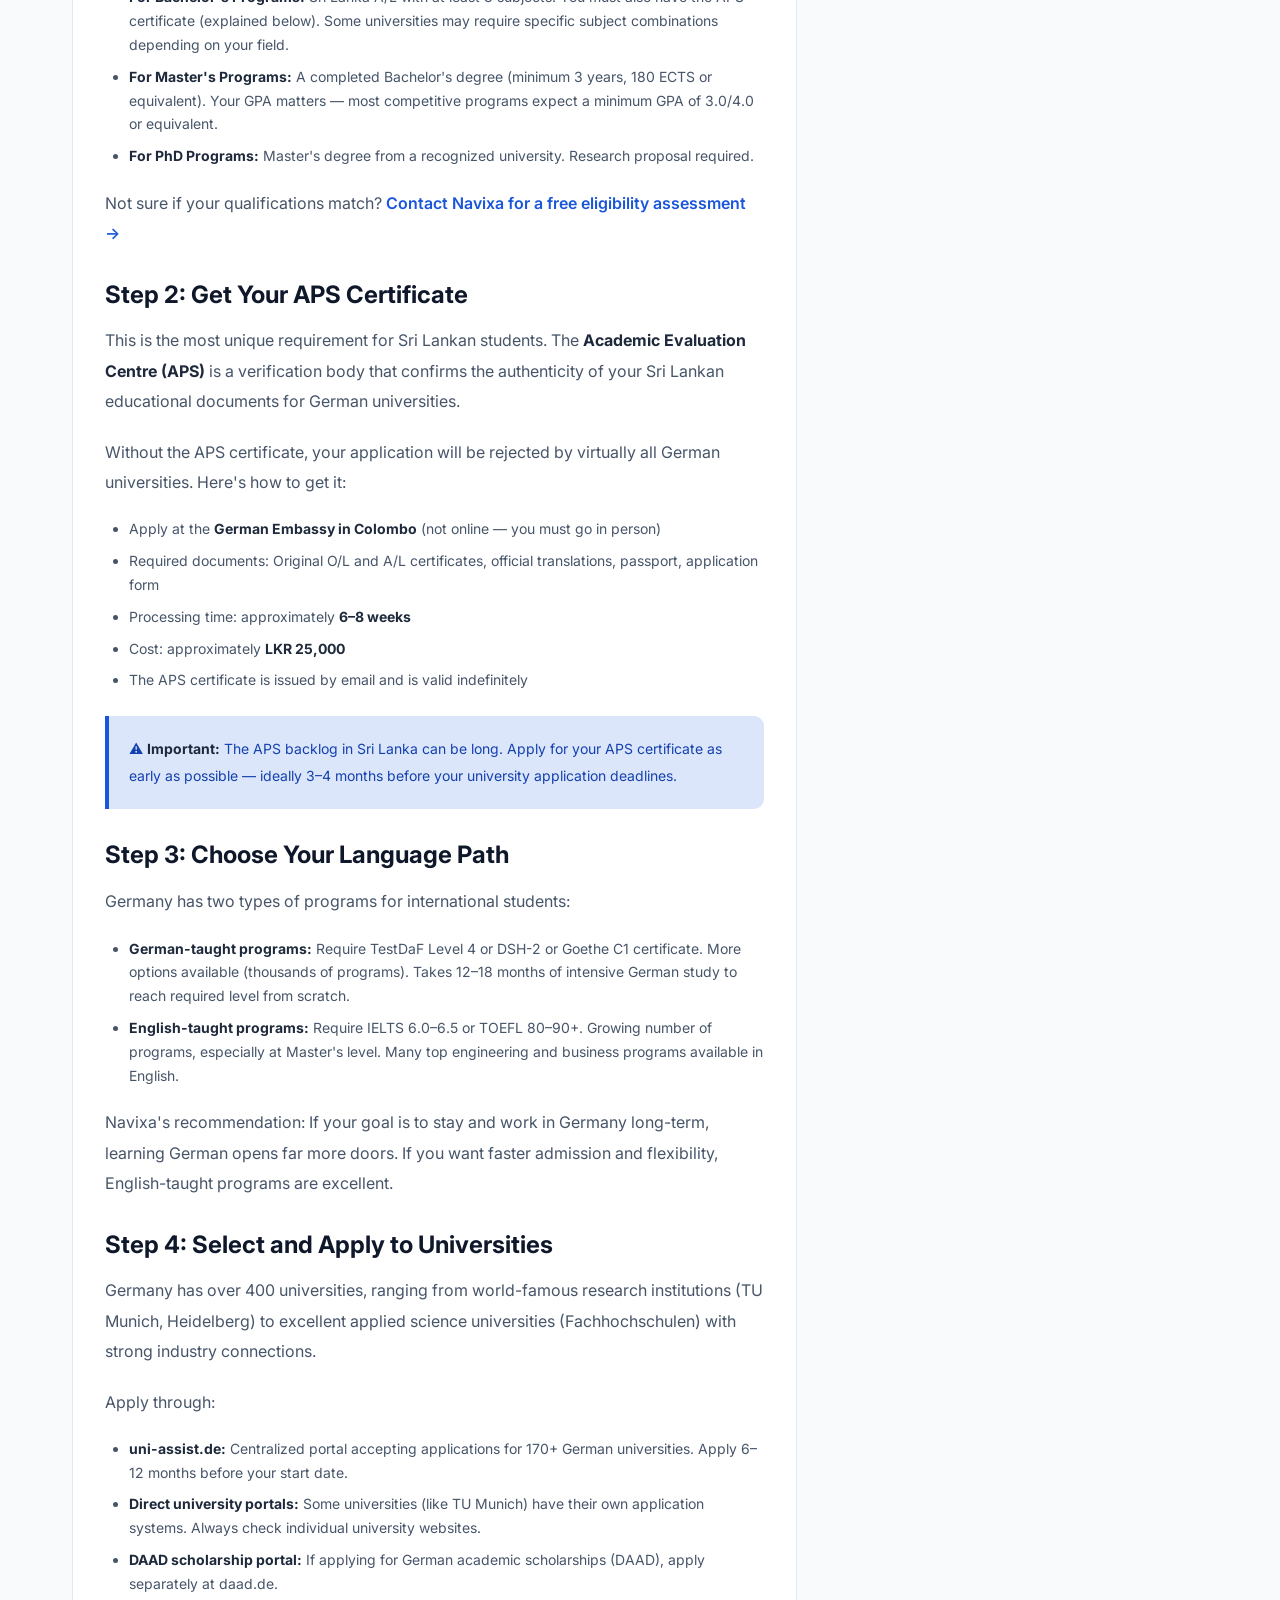
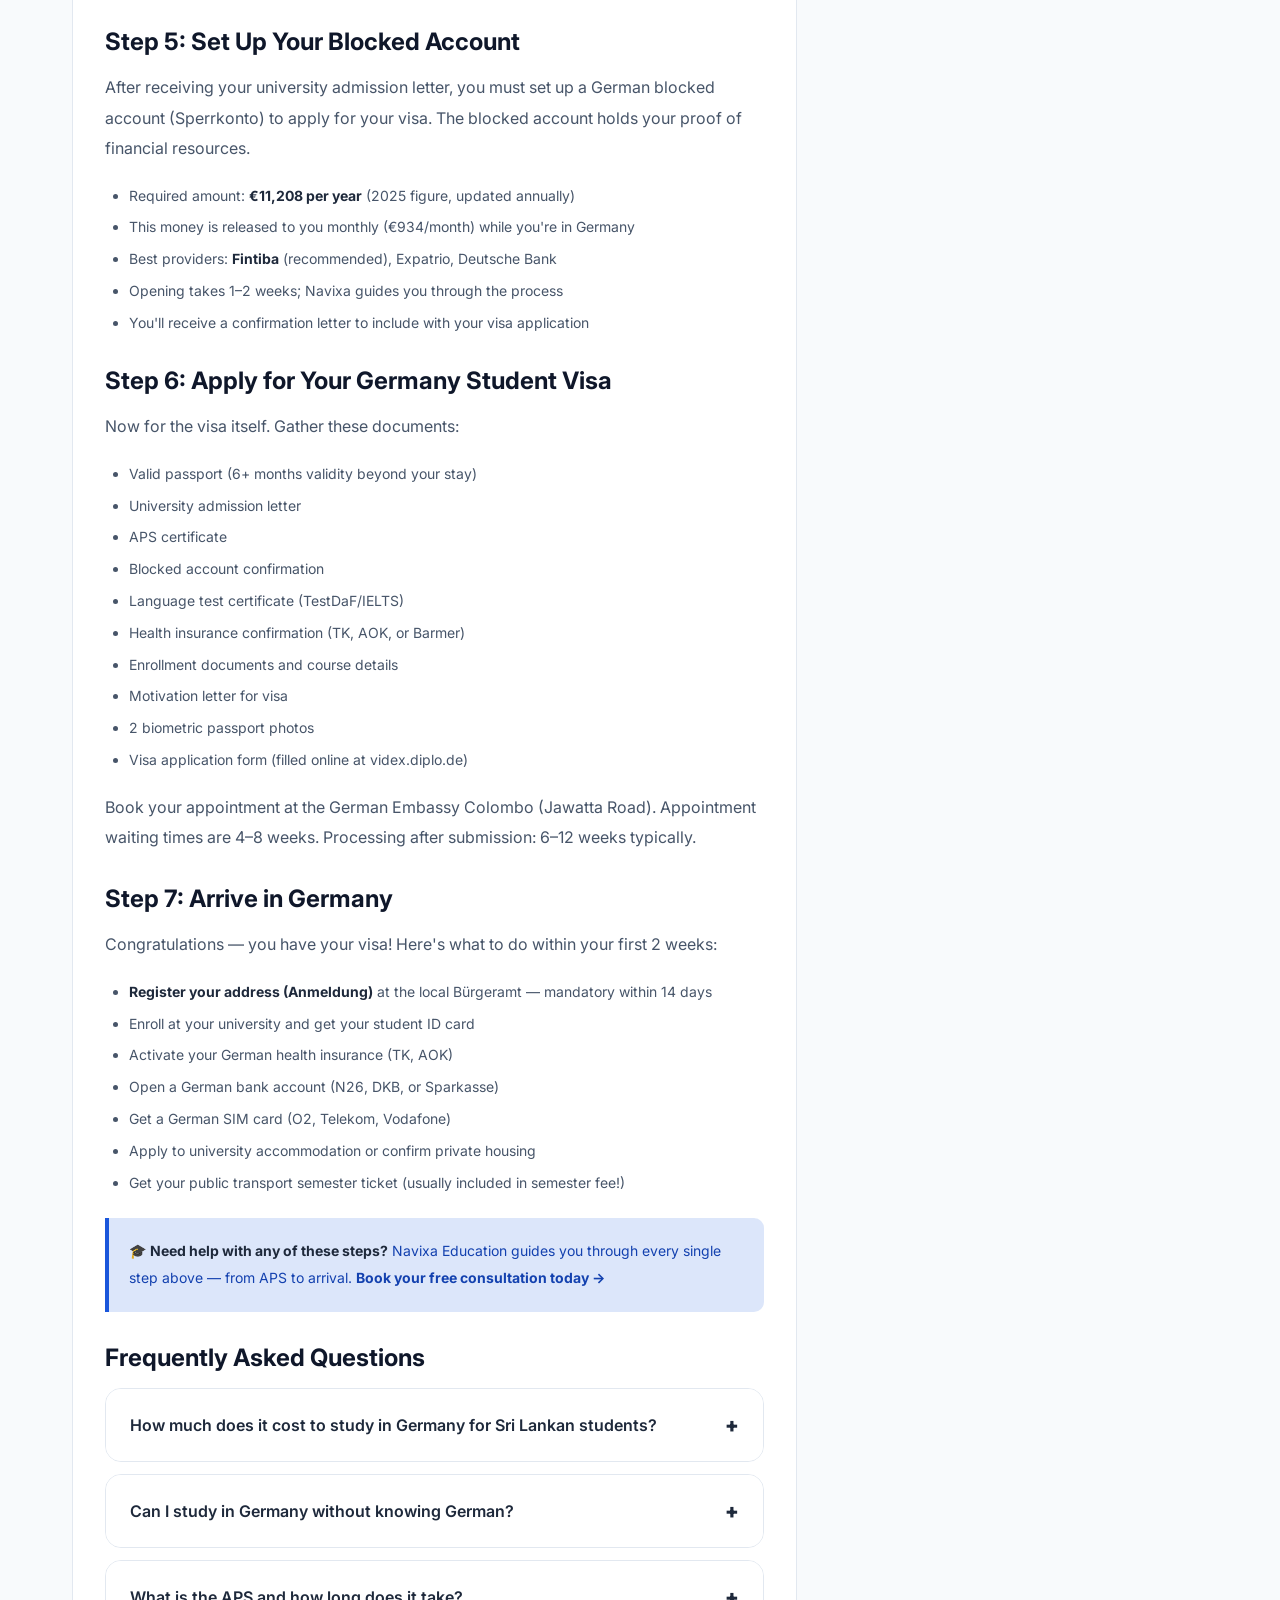
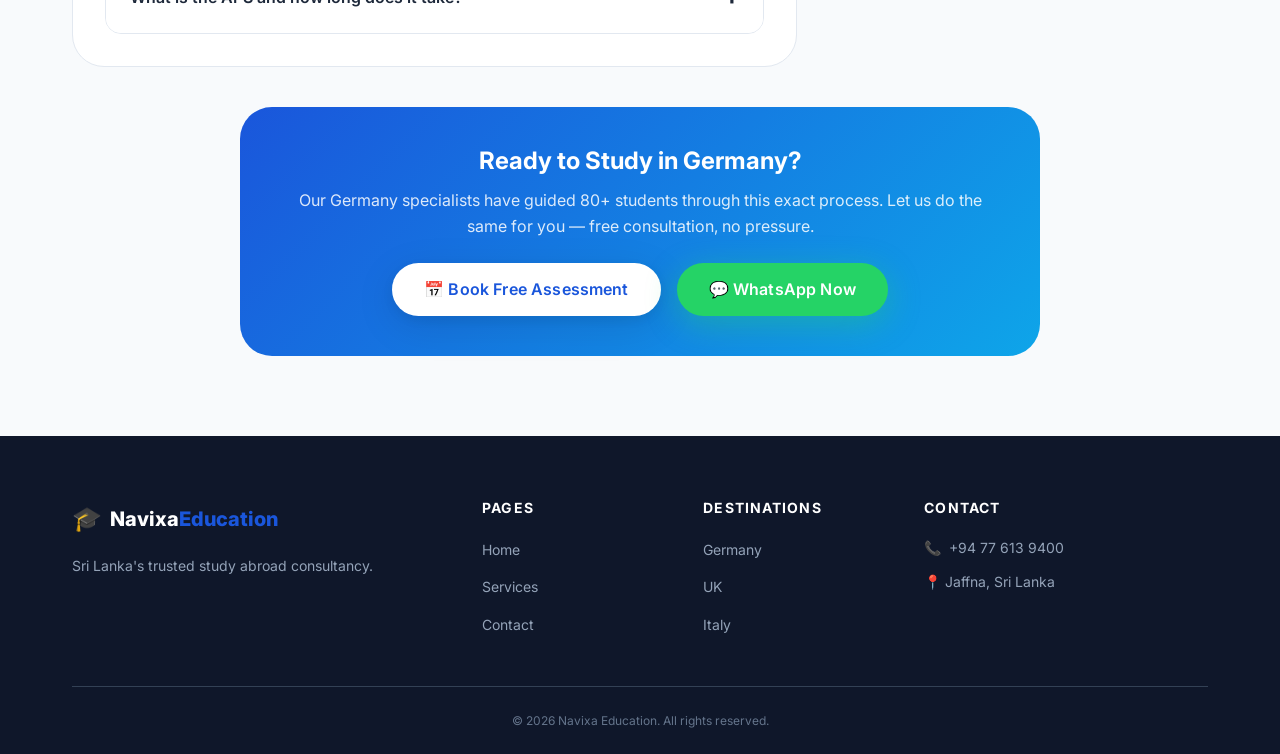
<file: blog/how-to-study-in-germany-from-sri-lanka.html>
﻿<!DOCTYPE html>
<html lang="en">
<head>
  <meta charset="UTF-8" />
  <meta name="viewport" content="width=device-width, initial-scale=1.0" />
  <title>How to Study in Germany from Sri Lanka in 2026 | Navixa Education</title>
  <meta name="description" content="Complete guide: How Sri Lankan students can study in Germany in 2026. APS certificate, university admission, blocked account, visa process, and arrival guide." />
  <meta name="keywords" content="study in Germany from Sri Lanka 2026, German university admission Sri Lanka, APS certificate Sri Lanka, Germany student visa Sri Lanka" />
  <link rel="canonical" href="https://navixaeducation.com/blog/how-to-study-in-germany-from-sri-lanka" />
  <link rel="stylesheet" href="../css/style.css" />
  <link rel="stylesheet" href="../css/pages.css" />
  <link rel="stylesheet" href="../css/responsive.css" />
  <link href="https://fonts.googleapis.com/css2?family=Inter:wght@300;400;500;600;700;800;900&display=swap" rel="stylesheet" />

  <!-- Article Schema -->
  <script type="application/ld+json">
  {
    "@context": "https://schema.org",
    "@type": "Article",
    "headline": "How to Study in Germany from Sri Lanka in 2026",
    "description": "Complete guide for Sri Lankan students wanting to study in Germany",
    "author": { "@type": "Organization", "name": "Navixa Education" },
    "publisher": { "@type": "Organization", "name": "Navixa Education", "url": "https://navixaeducation.com" },
    "datePublished": "2026-03-01",
    "dateModified": "2026-03-26"
  }
  </script>
</head>
<body>
  <header class="header" id="header">
    <div class="container nav-container">
      <a href="../index.html" class="logo"><span class="logo-icon">🎓</span><span class="logo-text">Navixa<span class="logo-accent">Education</span></span></a>
      <nav class="nav"><ul class="nav-list">
        <li><a href="../index.html" class="nav-link">Home</a></li>
        <li><a href="../services.html" class="nav-link">Services</a></li>
        <li><a href="../blog.html" class="nav-link active">Blog</a></li>
        <li><a href="../contact.html" class="nav-link">Contact</a></li>
      </ul></nav>
      <a href="https://wa.me/94776139400" class="btn btn-whatsapp header-cta" target="_blank">WhatsApp</a>
      <button class="hamburger" id="hamburger" aria-label="Menu"><span></span><span></span><span></span></button>
    </div>
  </header>

  <section class="page-hero" style="padding-bottom:var(--space-10)">
    <div class="container">
      <div class="breadcrumb"><a href="../index.html">Home</a><span class="breadcrumb-sep">/</span><a href="../blog.html">Blog</a><span class="breadcrumb-sep">/</span><span>Germany Guide 2026</span></div>
      <div class="section-badge" style="margin-bottom:var(--space-4)">🇩🇪 Germany Guide</div>
      <h1>How to Study in Germany from Sri Lanka in 2026</h1>
      <p>The complete, step-by-step guide. Updated for 2026 requirements.</p>
    </div>
  </section>

  <section class="section" style="background:var(--gray-50)">
    <div class="container">
      <div class="blog-main-grid">
        <div class="blog-article-full">
          <div class="blog-image" style="aspect-ratio:16/9">
            <img src="../images/blog1.jpg" alt="Sri Lankan student studying in Germany campus" loading="eager" width="800" height="450" style="width:100%;height:100%;object-fit:cover;background:var(--gradient-light)" />
          </div>
          <div class="article-body">
            <div class="article-meta">
              <span>📅 March 2026</span>
              <span>✍️ Navixa Education Team</span>
              <span>⏱️ 8 min read</span>
              <span>👁️ 4,312 readers</span>
            </div>
            <div class="article-content">
              <p>Germany is the dream destination for thousands of Sri Lankan students every year — and for good reason. <strong>Most public universities charge zero tuition fees</strong> (even for international students), the economy is booming with job opportunities, and an 18-month job seeker visa after graduation makes it the ultimate launchpad for a European career.</p>
              <p>In this complete guide, we'll walk you through every single step — from checking your eligibility all the way to your first day at a German university.</p>

              <div class="article-info-box">
                <p>💡 <strong>Quick Summary:</strong> German universities require an APS certificate, language proof (German or English), and a blocked account for the visa. Processing takes 4–8 months total. Start planning at least 12 months before your desired enrollment date.</p>
              </div>

              <h2>Step 1: Check Your Eligibility</h2>
              <p>Before applying to any German university, you need to confirm you meet the basic academic requirements. Different programs have different thresholds, but here are the general minimums for Sri Lankan students:</p>
              <ul>
                <li><strong>For Bachelor's Programs:</strong> Sri Lanka A/L with at least 3 subjects. You must also have the APS certificate (explained below). Some universities may require specific subject combinations depending on your field.</li>
                <li><strong>For Master's Programs:</strong> A completed Bachelor's degree (minimum 3 years, 180 ECTS or equivalent). Your GPA matters — most competitive programs expect a minimum GPA of 3.0/4.0 or equivalent.</li>
                <li><strong>For PhD Programs:</strong> Master's degree from a recognized university. Research proposal required.</li>
              </ul>
              <p>Not sure if your qualifications match? <a href="../contact.html" style="color:var(--primary);font-weight:600">Contact Navixa for a free eligibility assessment →</a></p>

              <h2>Step 2: Get Your APS Certificate</h2>
              <p>This is the most unique requirement for Sri Lankan students. The <strong>Academic Evaluation Centre (APS)</strong> is a verification body that confirms the authenticity of your Sri Lankan educational documents for German universities.</p>
              <p>Without the APS certificate, your application will be rejected by virtually all German universities. Here's how to get it:</p>
              <ul>
                <li>Apply at the <strong>German Embassy in Colombo</strong> (not online — you must go in person)</li>
                <li>Required documents: Original O/L and A/L certificates, official translations, passport, application form</li>
                <li>Processing time: approximately <strong>6–8 weeks</strong></li>
                <li>Cost: approximately <strong>LKR 25,000</strong></li>
                <li>The APS certificate is issued by email and is valid indefinitely</li>
              </ul>
              <div class="article-info-box">
                <p>⚠️ <strong>Important:</strong> The APS backlog in Sri Lanka can be long. Apply for your APS certificate as early as possible — ideally 3–4 months before your university application deadlines.</p>
              </div>

              <h2>Step 3: Choose Your Language Path</h2>
              <p>Germany has two types of programs for international students:</p>
              <ul>
                <li><strong>German-taught programs:</strong> Require TestDaF Level 4 or DSH-2 or Goethe C1 certificate. More options available (thousands of programs). Takes 12–18 months of intensive German study to reach required level from scratch.</li>
                <li><strong>English-taught programs:</strong> Require IELTS 6.0–6.5 or TOEFL 80–90+. Growing number of programs, especially at Master's level. Many top engineering and business programs available in English.</li>
              </ul>
              <p>Navixa's recommendation: If your goal is to stay and work in Germany long-term, learning German opens far more doors. If you want faster admission and flexibility, English-taught programs are excellent.</p>

              <h2>Step 4: Select and Apply to Universities</h2>
              <p>Germany has over 400 universities, ranging from world-famous research institutions (TU Munich, Heidelberg) to excellent applied science universities (Fachhochschulen) with strong industry connections.</p>
              <p>Apply through:</p>
              <ul>
                <li><strong>uni-assist.de:</strong> Centralized portal accepting applications for 170+ German universities. Apply 6–12 months before your start date.</li>
                <li><strong>Direct university portals:</strong> Some universities (like TU Munich) have their own application systems. Always check individual university websites.</li>
                <li><strong>DAAD scholarship portal:</strong> If applying for German academic scholarships (DAAD), apply separately at daad.de.</li>
              </ul>

              <h2>Step 5: Set Up Your Blocked Account</h2>
              <p>After receiving your university admission letter, you must set up a German blocked account (Sperrkonto) to apply for your visa. The blocked account holds your proof of financial resources.</p>
              <ul>
                <li>Required amount: <strong>€11,208 per year</strong> (2025 figure, updated annually)</li>
                <li>This money is released to you monthly (€934/month) while you're in Germany</li>
                <li>Best providers: <strong>Fintiba</strong> (recommended), Expatrio, Deutsche Bank</li>
                <li>Opening takes 1–2 weeks; Navixa guides you through the process</li>
                <li>You'll receive a confirmation letter to include with your visa application</li>
              </ul>

              <h2>Step 6: Apply for Your Germany Student Visa</h2>
              <p>Now for the visa itself. Gather these documents:</p>
              <ul>
                <li>Valid passport (6+ months validity beyond your stay)</li>
                <li>University admission letter</li>
                <li>APS certificate</li>
                <li>Blocked account confirmation</li>
                <li>Language test certificate (TestDaF/IELTS)</li>
                <li>Health insurance confirmation (TK, AOK, or Barmer)</li>
                <li>Enrollment documents and course details</li>
                <li>Motivation letter for visa</li>
                <li>2 biometric passport photos</li>
                <li>Visa application form (filled online at videx.diplo.de)</li>
              </ul>
              <p>Book your appointment at the German Embassy Colombo (Jawatta Road). Appointment waiting times are 4–8 weeks. Processing after submission: 6–12 weeks typically.</p>

              <h2>Step 7: Arrive in Germany</h2>
              <p>Congratulations — you have your visa! Here's what to do within your first 2 weeks:</p>
              <ul>
                <li><strong>Register your address (Anmeldung)</strong> at the local Bürgeramt — mandatory within 14 days</li>
                <li>Enroll at your university and get your student ID card</li>
                <li>Activate your German health insurance (TK, AOK)</li>
                <li>Open a German bank account (N26, DKB, or Sparkasse)</li>
                <li>Get a German SIM card (O2, Telekom, Vodafone)</li>
                <li>Apply to university accommodation or confirm private housing</li>
                <li>Get your public transport semester ticket (usually included in semester fee!)</li>
              </ul>

              <div class="article-info-box">
                <p>🎓 <strong>Need help with any of these steps?</strong> Navixa Education guides you through every single step above — from APS to arrival. <a href="../contact.html" style="color:var(--primary-dark);font-weight:700">Book your free consultation today →</a></p>
              </div>

              <h2>Frequently Asked Questions</h2>
              <div class="faq-list" style="margin-top:var(--space-4)">
                <div class="faq-item"><div class="faq-question">How much does it cost to study in Germany for Sri Lankan students? <span class="faq-icon">+</span></div><div class="faq-answer"><div class="faq-answer-inner">Main upfront cost: €11,208 blocked account. Monthly living costs: €700–1,200 (rent + food + transport + personal). Tuition at public universities: €0–350/semester. Part-time work (120 days/year) earns €800–1,500/month to offset costs.</div></div></div>
                <div class="faq-item"><div class="faq-question">Can I study in Germany without knowing German? <span class="faq-icon">+</span></div><div class="faq-answer"><div class="faq-answer-inner">Yes — choose an English-taught program (IELTS 6.0+ required). However, for daily life in Germany, basic German is very helpful. We recommend starting German classes even if you choose an English program.</div></div></div>
                <div class="faq-item"><div class="faq-question">What is the APS and how long does it take? <span class="faq-icon">+</span></div><div class="faq-answer"><div class="faq-answer-inner">APS (Academic Evaluation Centre) verifies your Sri Lankan educational documents for German universities. Apply at the German Embassy Colombo. Takes 6–8 weeks and costs ~LKR 25,000. Required for all Sri Lankan applicants.</div></div></div>
              </div>
            </div>
          </div>
        </div>

        <!-- Sidebar -->
        <div class="blog-sidebar">
          <div class="sidebar-widget" style="background:var(--gradient-primary)">
            <h4 style="color:var(--white);border-color:rgba(255,255,255,0.2)">🎓 Start Your Germany Journey</h4>
            <p style="color:rgba(255,255,255,0.85);font-size:var(--text-sm);margin-bottom:var(--space-4)">Book a FREE consultation with our Germany specialist. We'll assess your profile and create a personalized roadmap.</p>
            <a href="../contact.html" class="btn btn-white btn-sm" style="width:100%;justify-content:center;margin-bottom:var(--space-3)">📅 Book Free Session</a>
            <a href="https://wa.me/94776139400?text=I%20want%20to%20study%20in%20Germany" class="btn btn-whatsapp btn-sm" style="width:100%;justify-content:center" target="_blank">💬 WhatsApp Now</a>
          </div>
          <div class="sidebar-widget">
            <h4>📚 Related Guides</h4>
            <div style="display:flex;flex-direction:column;gap:var(--space-3)">
              <a href="germany-student-visa-requirements-sri-lanka.html" style="font-size:var(--text-sm);color:var(--primary);font-weight:500">🛂 Germany Visa Requirements →</a>
              <a href="ielts-requirement-germany.html" style="font-size:var(--text-sm);color:var(--primary);font-weight:500">📝 IELTS for Germany →</a>
              <a href="../study-in-germany.html" style="font-size:var(--text-sm);color:var(--primary);font-weight:500">🇩🇪 Full Germany Guide →</a>
              <a href="../student-visa-sri-lanka.html" style="font-size:var(--text-sm);color:var(--primary);font-weight:500">🌍 Student Visa Guide →</a>
            </div>
          </div>
          <div class="sidebar-widget">
            <h4>⚡ Quick Facts</h4>
            <div style="display:flex;flex-direction:column;gap:var(--space-2);font-size:var(--text-sm)">
              <div style="display:flex;justify-content:space-between"><span style="color:var(--gray-500)">Tuition Fees</span><strong>€0–350/sem</strong></div>
              <div style="display:flex;justify-content:space-between"><span style="color:var(--gray-500)">Blocked Account</span><strong>€11,208</strong></div>
              <div style="display:flex;justify-content:space-between"><span style="color:var(--gray-500)">APS Processing</span><strong>6–8 weeks</strong></div>
              <div style="display:flex;justify-content:space-between"><span style="color:var(--gray-500)">Visa Processing</span><strong>6–12 weeks</strong></div>
              <div style="display:flex;justify-content:space-between"><span style="color:var(--gray-500)">Post-Study Visa</span><strong>18 months</strong></div>
              <div style="display:flex;justify-content:space-between"><span style="color:var(--gray-500)">Work Rights</span><strong>120 days/year</strong></div>
            </div>
          </div>
        </div>
      </div>

      <!-- Article CTA -->
      <div style="max-width:800px;margin:var(--space-10) auto 0;background:var(--gradient-primary);border-radius:var(--radius-2xl);padding:var(--space-10);text-align:center">
        <h3 style="color:var(--white);font-size:var(--text-2xl);margin-bottom:var(--space-3)">Ready to Study in Germany?</h3>
        <p style="color:rgba(255,255,255,0.85);margin-bottom:var(--space-6)">Our Germany specialists have guided 80+ students through this exact process. Let us do the same for you — free consultation, no pressure.</p>
        <div style="display:flex;gap:var(--space-4);justify-content:center;flex-wrap:wrap">
          <a href="../contact.html" class="btn btn-white btn-lg">📅 Book Free Assessment</a>
          <a href="https://wa.me/94776139400?text=I%20read%20your%20Germany%20guide%20and%20want%20to%20apply" class="btn btn-whatsapp btn-lg" target="_blank">💬 WhatsApp Now</a>
        </div>
      </div>
    </div>
  </section>

  <footer class="footer"><div class="container">
    <div class="footer-grid">
      <div class="footer-brand"><a href="../index.html" class="logo footer-logo"><span class="logo-icon">🎓</span><span class="logo-text">Navixa<span class="logo-accent">Education</span></span></a><p>Sri Lanka's trusted study abroad consultancy.</p></div>
      <div class="footer-links"><h4>Pages</h4><ul><li><a href="../index.html">Home</a></li><li><a href="../services.html">Services</a></li><li><a href="../contact.html">Contact</a></li></ul></div>
      <div class="footer-links"><h4>Destinations</h4><ul><li><a href="../study-in-germany.html">Germany</a></li><li><a href="../study-in-uk.html">UK</a></li><li><a href="../study-in-italy.html">Italy</a></li></ul></div>
      <div class="footer-contact"><h4>Contact</h4><ul><li>📞 <a href="tel:+94776139400">+94 77 613 9400</a></li><li>📍 Jaffna, Sri Lanka</li></ul></div>
    </div>
    <div class="footer-bottom"><p>© 2026 Navixa Education. All rights reserved.</p></div>
  </div></footer>

  <a href="https://wa.me/94776139400" class="sticky-whatsapp" id="sticky-whatsapp-btn" target="_blank" aria-label="WhatsApp">
    <svg width="28" height="28" viewBox="0 0 24 24" fill="currentColor"><path d="M17.472 14.382c-.297-.149-1.758-.867-2.03-.967-.273-.099-.471-.148-.67.15-.197.297-.767.966-.94 1.164-.173.199-.347.223-.644.075-.297-.15-1.255-.463-2.39-1.475-.883-.788-1.48-1.761-1.653-2.059-.173-.297-.018-.458.13-.606.134-.133.298-.347.446-.52.149-.174.198-.298.298-.497.099-.198.05-.371-.025-.52-.075-.149-.669-1.612-.916-2.207-.242-.579-.487-.5-.669-.51-.173-.008-.371-.01-.57-.01-.198 0-.52.074-.792.372-.272.297-1.04 1.016-1.04 2.479 0 1.462 1.065 2.875 1.213 3.074.149.198 2.096 3.2 5.077 4.487.709.306 1.262.489 1.694.625.712.227 1.36.195 1.871.118.571-.085 1.758-.719 2.006-1.413.248-.694.248-1.289.173-1.413-.074-.124-.272-.198-.57-.347m-5.421 7.403h-.004a9.87 9.87 0 01-5.031-1.378l-.361-.214-3.741.982.998-3.648-.235-.374a9.86 9.86 0 01-1.51-5.26c.001-5.45 4.436-9.884 9.888-9.884 2.64 0 5.122 1.03 6.988 2.898a9.825 9.825 0 012.893 6.994c-.003 5.45-4.437 9.884-9.885 9.884m8.413-18.297A11.815 11.815 0 0012.05 0C5.495 0 .16 5.335.157 11.892c0 2.096.547 4.142 1.588 5.945L.057 24l6.305-1.654a11.882 11.882 0 005.683 1.448h.005c6.554 0 11.89-5.335 11.893-11.893a11.821 11.821 0 00-3.48-8.413z"/></svg>
    <span>Chat Now</span>
  </a>
  <script src="../js/main.js"></script>
</body>
</html>
</file>
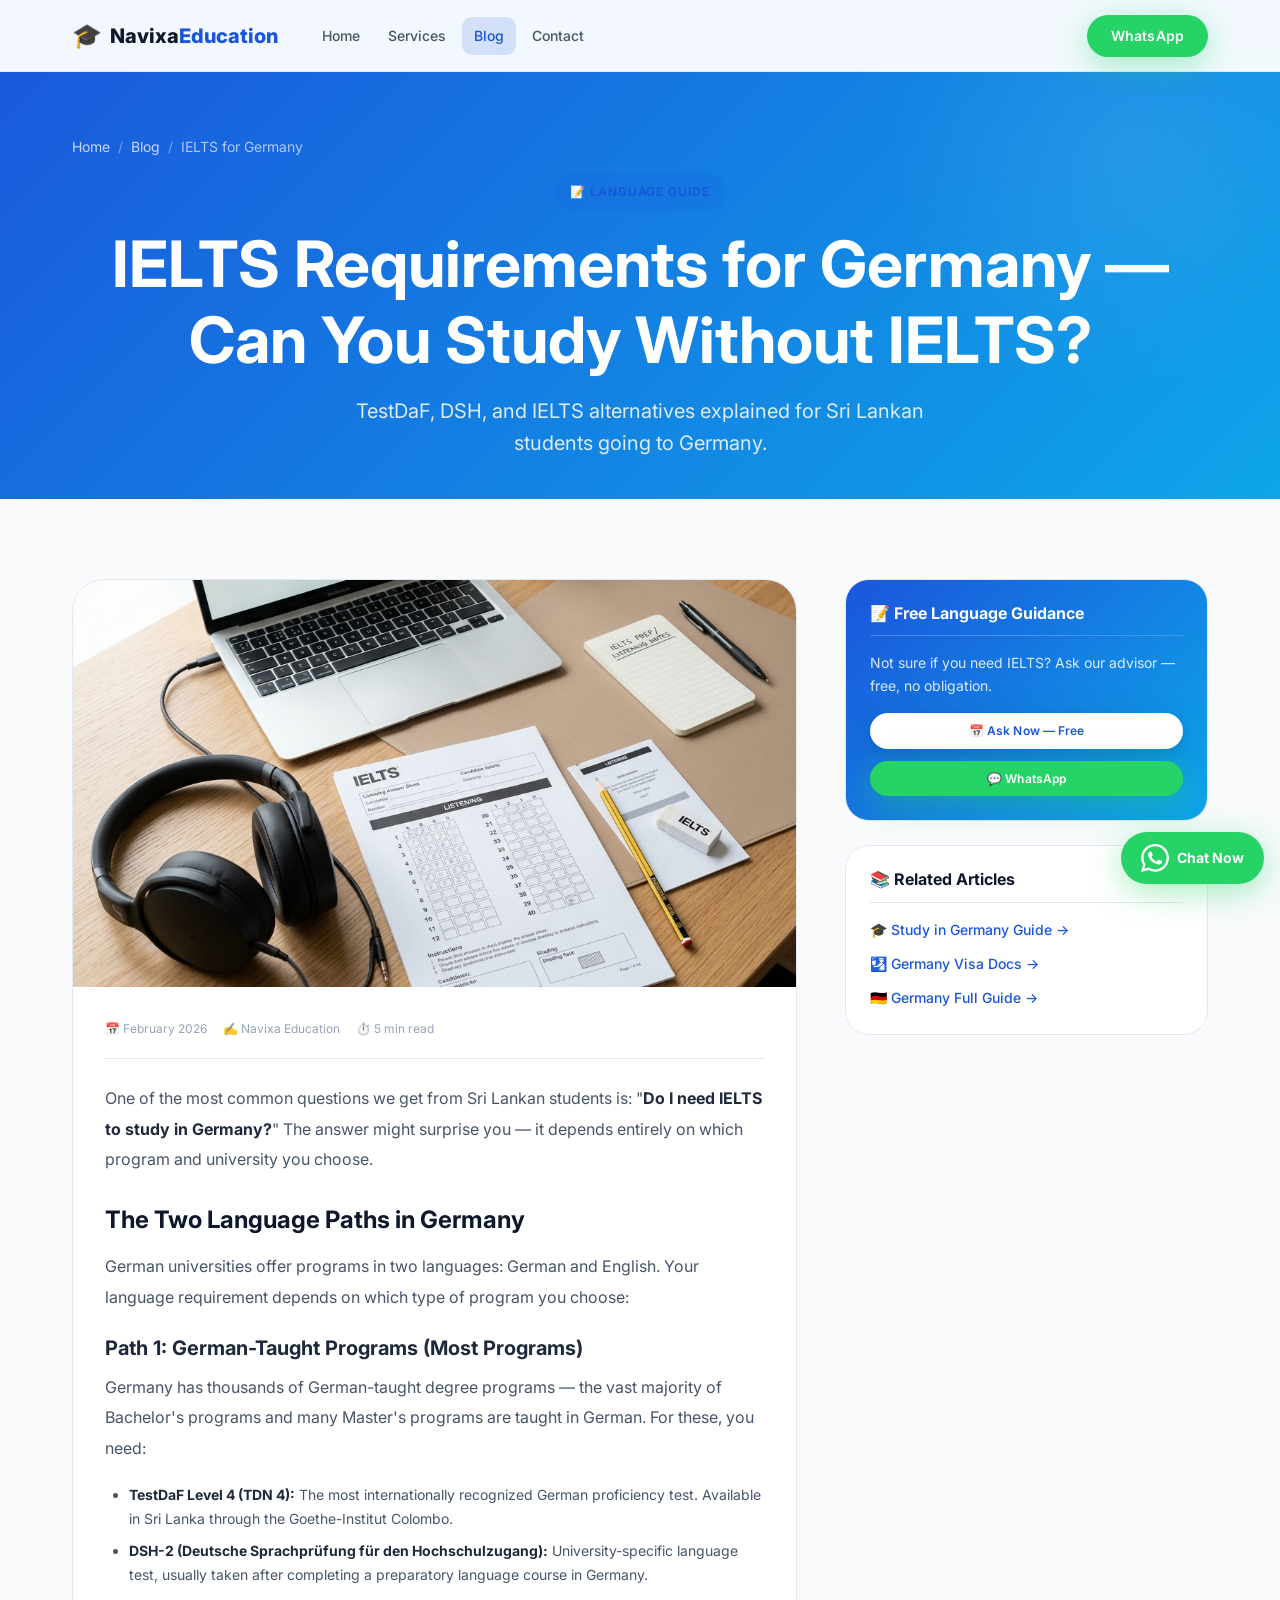
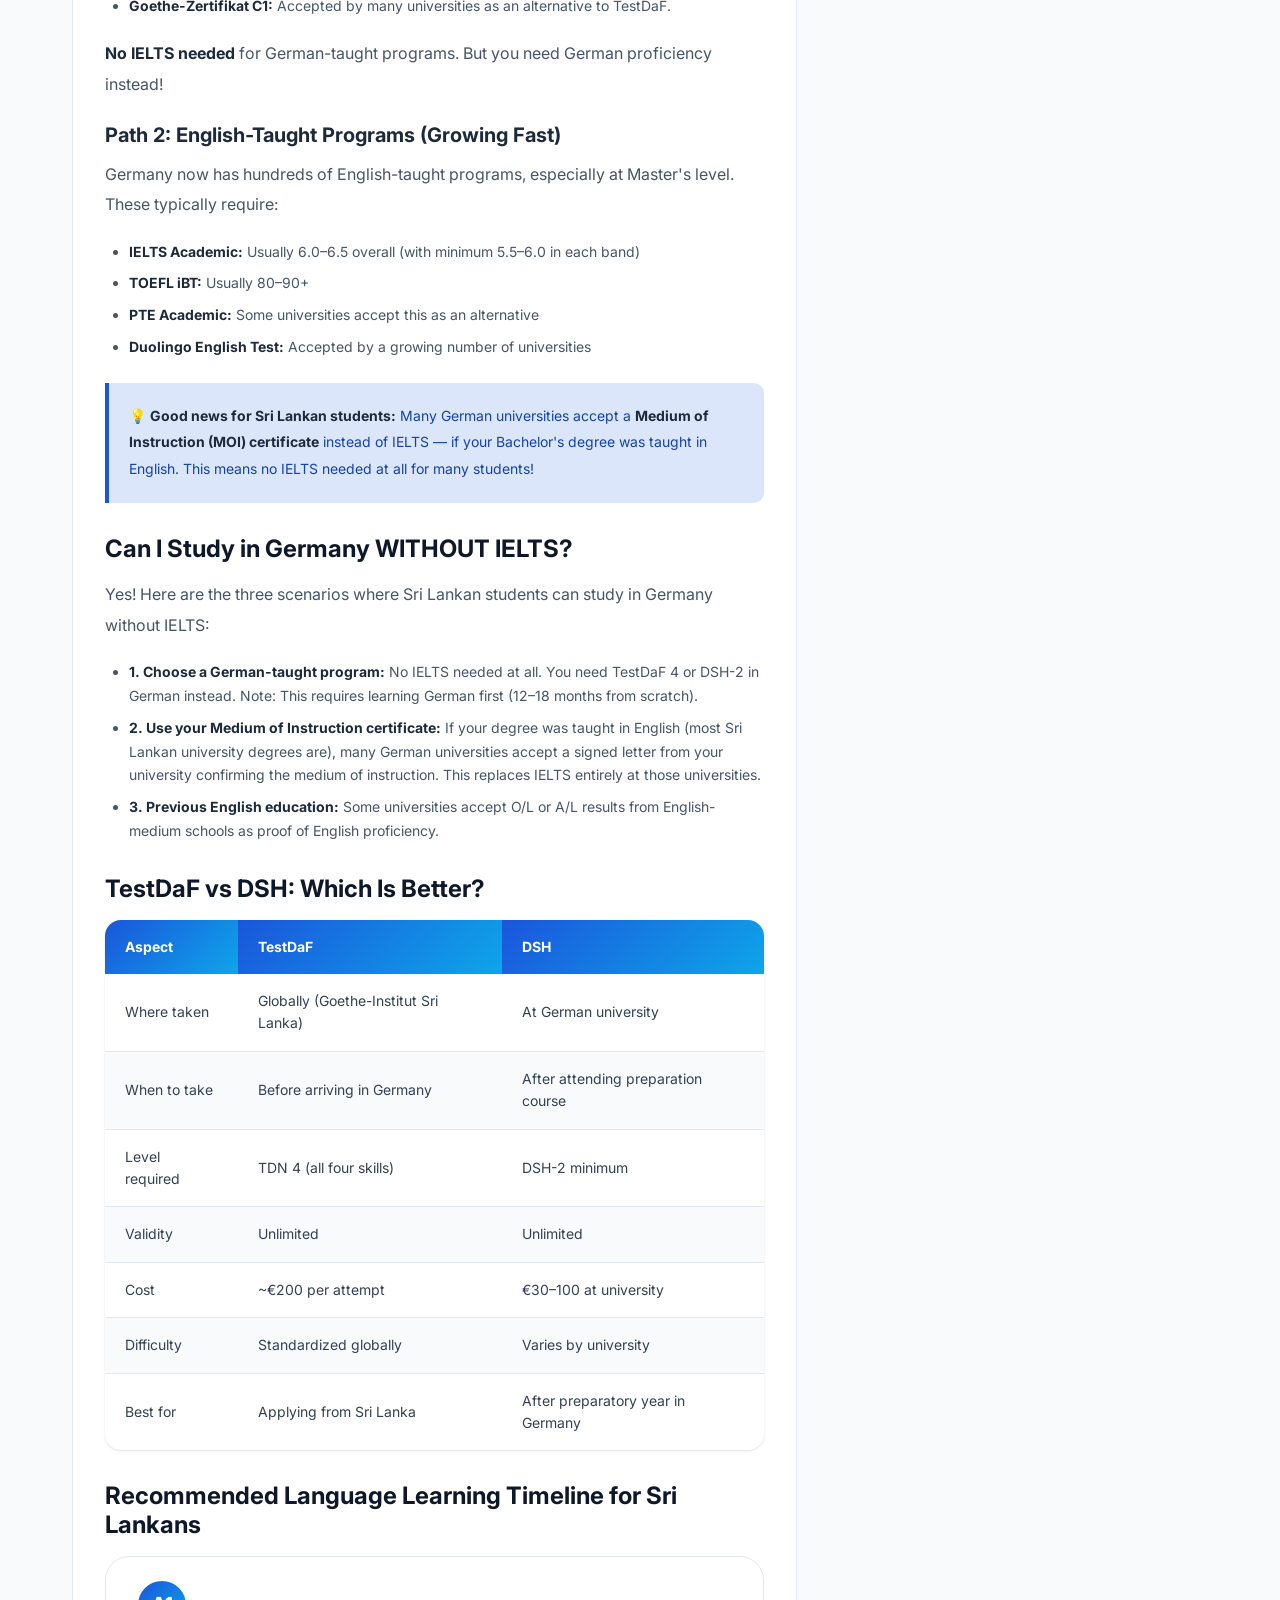
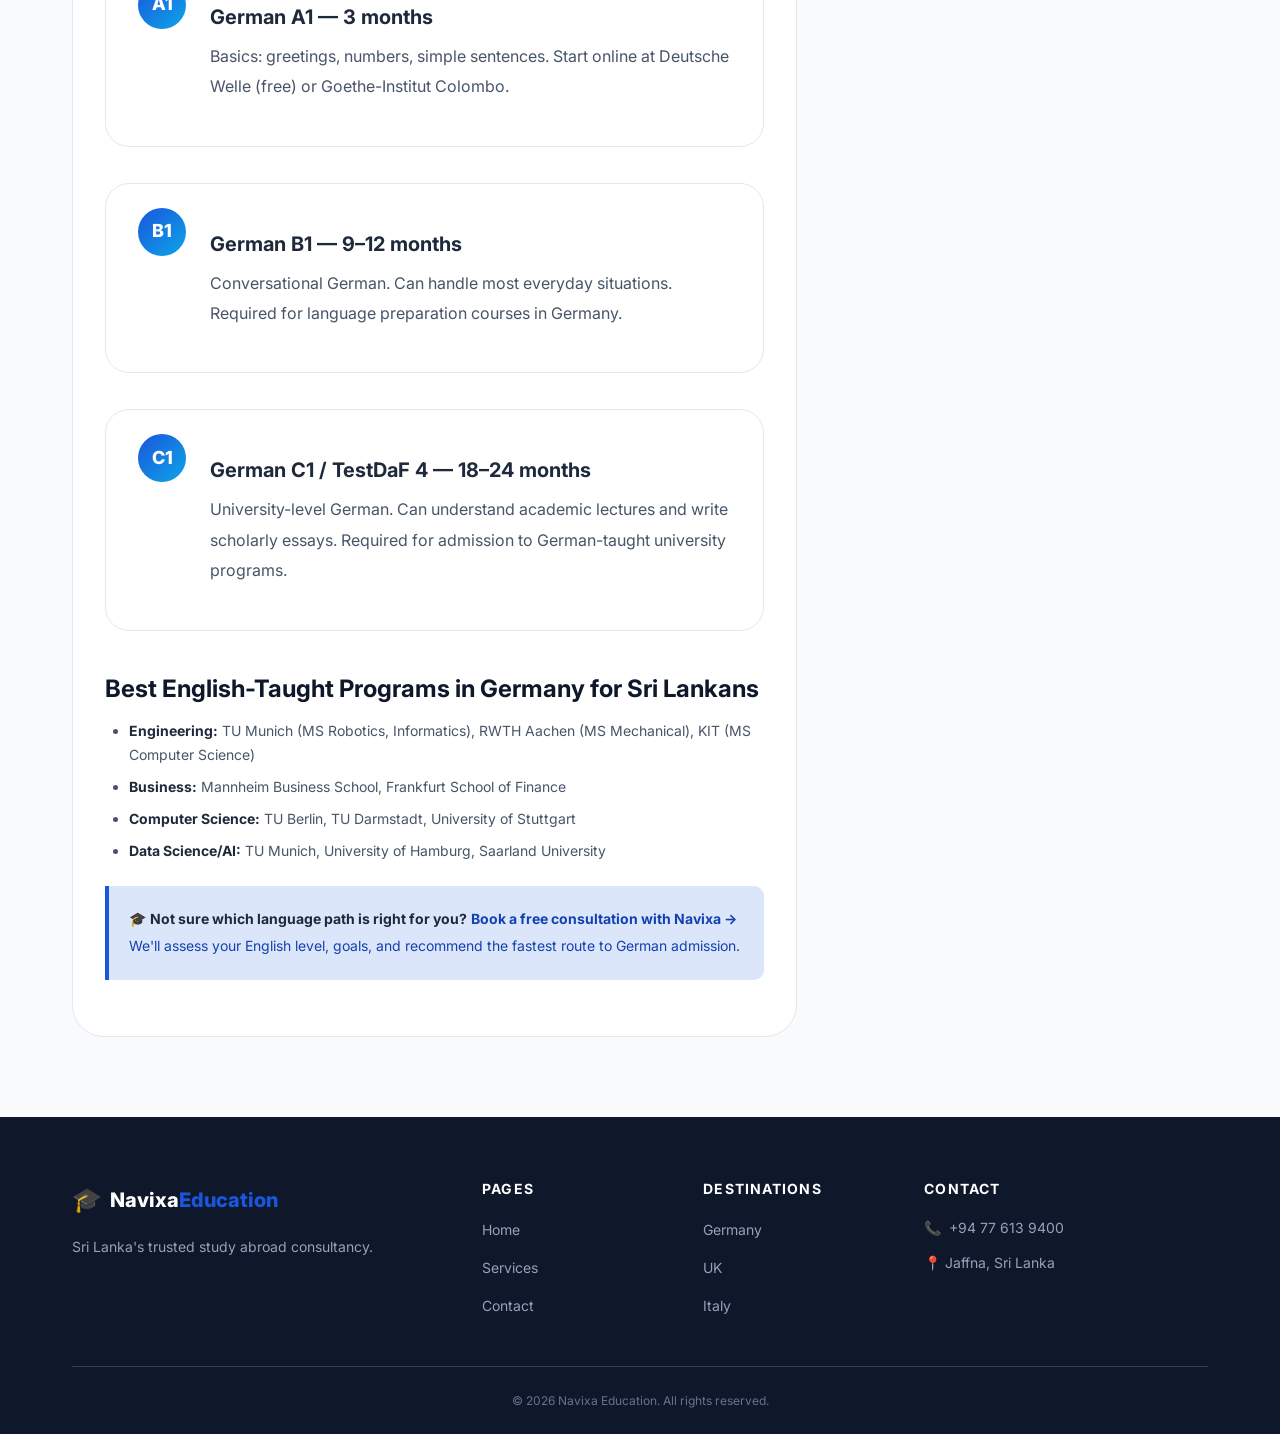
<file: blog/ielts-requirement-germany.html>
﻿<!DOCTYPE html>
<html lang="en">
<head>
  <meta charset="UTF-8" />
  <meta name="viewport" content="width=device-width, initial-scale=1.0" />
  <title>IELTS Requirements for Germany — Can You Study Without IELTS? | Navixa Education</title>
  <meta name="description" content="IELTS requirements for German universities. Which universities accept without IELTS, TestDaF vs DSH explained, alternatives for Sri Lankan students." />
  <link rel="canonical" href="https://navixaeducation.com/blog/ielts-requirement-germany" />
  <link rel="stylesheet" href="../css/style.css" />
  <link rel="stylesheet" href="../css/pages.css" />
  <link rel="stylesheet" href="../css/responsive.css" />
  <link href="https://fonts.googleapis.com/css2?family=Inter:wght@300;400;500;600;700;800;900&display=swap" rel="stylesheet" />
</head>
<body>
  <header class="header" id="header">
    <div class="container nav-container">
      <a href="../index.html" class="logo"><span class="logo-icon">🎓</span><span class="logo-text">Navixa<span class="logo-accent">Education</span></span></a>
      <nav class="nav"><ul class="nav-list">
        <li><a href="../index.html" class="nav-link">Home</a></li>
        <li><a href="../services.html" class="nav-link">Services</a></li>
        <li><a href="../blog.html" class="nav-link active">Blog</a></li>
        <li><a href="../contact.html" class="nav-link">Contact</a></li>
      </ul></nav>
      <a href="https://wa.me/94776139400" class="btn btn-whatsapp header-cta" target="_blank">WhatsApp</a>
      <button class="hamburger" id="hamburger" aria-label="Menu"><span></span><span></span><span></span></button>
    </div>
  </header>

  <section class="page-hero" style="padding-bottom:var(--space-10)">
    <div class="container">
      <div class="breadcrumb"><a href="../index.html">Home</a><span class="breadcrumb-sep">/</span><a href="../blog.html">Blog</a><span class="breadcrumb-sep">/</span><span>IELTS for Germany</span></div>
      <div class="section-badge" style="margin-bottom:var(--space-4)">📝 Language Guide</div>
      <h1>IELTS Requirements for Germany — Can You Study Without IELTS?</h1>
      <p>TestDaF, DSH, and IELTS alternatives explained for Sri Lankan students going to Germany.</p>
    </div>
  </section>

  <section class="section" style="background:var(--gray-50)">
    <div class="container">
      <div class="blog-main-grid">
        <div class="blog-article-full">
          <div class="blog-image" style="aspect-ratio:16/9">
            <img src="../images/blog3.jpg" alt="Language tests for Germany IELTS TestDaF DSH" loading="eager" width="800" height="450" style="width:100%;height:100%;object-fit:cover;background:var(--gradient-light)" />
          </div>
          <div class="article-body">
            <div class="article-meta">
              <span>📅 February 2026</span>
              <span>✍️ Navixa Education</span>
              <span>⏱️ 5 min read</span>
            </div>
            <div class="article-content">
              <p>One of the most common questions we get from Sri Lankan students is: "<strong>Do I need IELTS to study in Germany?</strong>" The answer might surprise you — it depends entirely on which program and university you choose.</p>

              <h2>The Two Language Paths in Germany</h2>
              <p>German universities offer programs in two languages: German and English. Your language requirement depends on which type of program you choose:</p>

              <h3>Path 1: German-Taught Programs (Most Programs)</h3>
              <p>Germany has thousands of German-taught degree programs — the vast majority of Bachelor's programs and many Master's programs are taught in German. For these, you need:</p>
              <ul>
                <li><strong>TestDaF Level 4 (TDN 4):</strong> The most internationally recognized German proficiency test. Available in Sri Lanka through the Goethe-Institut Colombo.</li>
                <li><strong>DSH-2 (Deutsche Sprachprüfung für den Hochschulzugang):</strong> University-specific language test, usually taken after completing a preparatory language course in Germany.</li>
                <li><strong>Goethe-Zertifikat C1:</strong> Accepted by many universities as an alternative to TestDaF.</li>
              </ul>
              <p><strong>No IELTS needed</strong> for German-taught programs. But you need German proficiency instead!</p>

              <h3>Path 2: English-Taught Programs (Growing Fast)</h3>
              <p>Germany now has hundreds of English-taught programs, especially at Master's level. These typically require:</p>
              <ul>
                <li><strong>IELTS Academic:</strong> Usually 6.0–6.5 overall (with minimum 5.5–6.0 in each band)</li>
                <li><strong>TOEFL iBT:</strong> Usually 80–90+</li>
                <li><strong>PTE Academic:</strong> Some universities accept this as an alternative</li>
                <li><strong>Duolingo English Test:</strong> Accepted by a growing number of universities</li>
              </ul>

              <div class="article-info-box">
                <p>💡 <strong>Good news for Sri Lankan students:</strong> Many German universities accept a <strong>Medium of Instruction (MOI) certificate</strong> instead of IELTS — if your Bachelor's degree was taught in English. This means no IELTS needed at all for many students!</p>
              </div>

              <h2>Can I Study in Germany WITHOUT IELTS?</h2>
              <p>Yes! Here are the three scenarios where Sri Lankan students can study in Germany without IELTS:</p>
              <ul>
                <li><strong>1. Choose a German-taught program:</strong> No IELTS needed at all. You need TestDaF 4 or DSH-2 in German instead. Note: This requires learning German first (12–18 months from scratch).</li>
                <li><strong>2. Use your Medium of Instruction certificate:</strong> If your degree was taught in English (most Sri Lankan university degrees are), many German universities accept a signed letter from your university confirming the medium of instruction. This replaces IELTS entirely at those universities.</li>
                <li><strong>3. Previous English education:</strong> Some universities accept O/L or A/L results from English-medium schools as proof of English proficiency.</li>
              </ul>

              <h2>TestDaF vs DSH: Which Is Better?</h2>
              <table class="requirements-table" style="margin-bottom:var(--space-6)">
                <thead><tr><th>Aspect</th><th>TestDaF</th><th>DSH</th></tr></thead>
                <tbody>
                  <tr><td>Where taken</td><td>Globally (Goethe-Institut Sri Lanka)</td><td>At German university</td></tr>
                  <tr><td>When to take</td><td>Before arriving in Germany</td><td>After attending preparation course</td></tr>
                  <tr><td>Level required</td><td>TDN 4 (all four skills)</td><td>DSH-2 minimum</td></tr>
                  <tr><td>Validity</td><td>Unlimited</td><td>Unlimited</td></tr>
                  <tr><td>Cost</td><td>~€200 per attempt</td><td>€30–100 at university</td></tr>
                  <tr><td>Difficulty</td><td>Standardized globally</td><td>Varies by university</td></tr>
                  <tr><td>Best for</td><td>Applying from Sri Lanka</td><td>After preparatory year in Germany</td></tr>
                </tbody>
              </table>

              <h2>Recommended Language Learning Timeline for Sri Lankans</h2>
              <div class="visa-steps" style="max-width:100%">
                <div class="visa-step" style="margin-bottom:var(--space-3)"><div class="visa-step-number">A1</div><div class="visa-step-content"><h3>German A1 — 3 months</h3><p>Basics: greetings, numbers, simple sentences. Start online at Deutsche Welle (free) or Goethe-Institut Colombo.</p></div></div>
                <div class="visa-step" style="margin-bottom:var(--space-3)"><div class="visa-step-number">B1</div><div class="visa-step-content"><h3>German B1 — 9–12 months</h3><p>Conversational German. Can handle most everyday situations. Required for language preparation courses in Germany.</p></div></div>
                <div class="visa-step" style="margin-bottom:var(--space-3)"><div class="visa-step-number">C1</div><div class="visa-step-content"><h3>German C1 / TestDaF 4 — 18–24 months</h3><p>University-level German. Can understand academic lectures and write scholarly essays. Required for admission to German-taught university programs.</p></div></div>
              </div>

              <h2>Best English-Taught Programs in Germany for Sri Lankans</h2>
              <ul>
                <li><strong>Engineering:</strong> TU Munich (MS Robotics, Informatics), RWTH Aachen (MS Mechanical), KIT (MS Computer Science)</li>
                <li><strong>Business:</strong> Mannheim Business School, Frankfurt School of Finance</li>
                <li><strong>Computer Science:</strong> TU Berlin, TU Darmstadt, University of Stuttgart</li>
                <li><strong>Data Science/AI:</strong> TU Munich, University of Hamburg, Saarland University</li>
              </ul>

              <div class="article-info-box">
                <p>🎓 <strong>Not sure which language path is right for you?</strong> <a href="../contact.html" style="color:var(--primary-dark);font-weight:700">Book a free consultation with Navixa →</a> We'll assess your English level, goals, and recommend the fastest route to German admission.</p>
              </div>
            </div>
          </div>
        </div>

        <div class="blog-sidebar">
          <div class="sidebar-widget" style="background:var(--gradient-primary)">
            <h4 style="color:var(--white);border-color:rgba(255,255,255,0.2)">📝 Free Language Guidance</h4>
            <p style="color:rgba(255,255,255,0.85);font-size:var(--text-sm);margin-bottom:var(--space-4)">Not sure if you need IELTS? Ask our advisor — free, no obligation.</p>
            <a href="../contact.html" class="btn btn-white btn-sm" style="width:100%;justify-content:center;margin-bottom:var(--space-3)">📅 Ask Now — Free</a>
            <a href="https://wa.me/94776139400" class="btn btn-whatsapp btn-sm" style="width:100%;justify-content:center" target="_blank">💬 WhatsApp</a>
          </div>
          <div class="sidebar-widget">
            <h4>📚 Related Articles</h4>
            <div style="display:flex;flex-direction:column;gap:var(--space-3)">
              <a href="how-to-study-in-germany-from-sri-lanka.html" style="font-size:var(--text-sm);color:var(--primary);font-weight:500">🎓 Study in Germany Guide →</a>
              <a href="germany-student-visa-requirements-sri-lanka.html" style="font-size:var(--text-sm);color:var(--primary);font-weight:500">🛂 Germany Visa Docs →</a>
              <a href="../study-in-germany.html" style="font-size:var(--text-sm);color:var(--primary);font-weight:500">🇩🇪 Germany Full Guide →</a>
            </div>
          </div>
        </div>
      </div>
    </div>
  </section>

  <footer class="footer"><div class="container">
    <div class="footer-grid">
      <div class="footer-brand"><a href="../index.html" class="logo footer-logo"><span class="logo-icon">🎓</span><span class="logo-text">Navixa<span class="logo-accent">Education</span></span></a><p>Sri Lanka's trusted study abroad consultancy.</p></div>
      <div class="footer-links"><h4>Pages</h4><ul><li><a href="../index.html">Home</a></li><li><a href="../services.html">Services</a></li><li><a href="../contact.html">Contact</a></li></ul></div>
      <div class="footer-links"><h4>Destinations</h4><ul><li><a href="../study-in-germany.html">Germany</a></li><li><a href="../study-in-uk.html">UK</a></li><li><a href="../study-in-italy.html">Italy</a></li></ul></div>
      <div class="footer-contact"><h4>Contact</h4><ul><li>📞 <a href="tel:+94776139400">+94 77 613 9400</a></li><li>📍 Jaffna, Sri Lanka</li></ul></div>
    </div>
    <div class="footer-bottom"><p>© 2026 Navixa Education. All rights reserved.</p></div>
  </div></footer>

  <a href="https://wa.me/94776139400" class="sticky-whatsapp" id="sticky-whatsapp-btn" target="_blank" aria-label="WhatsApp">
    <svg width="28" height="28" viewBox="0 0 24 24" fill="currentColor"><path d="M17.472 14.382c-.297-.149-1.758-.867-2.03-.967-.273-.099-.471-.148-.67.15-.197.297-.767.966-.94 1.164-.173.199-.347.223-.644.075-.297-.15-1.255-.463-2.39-1.475-.883-.788-1.48-1.761-1.653-2.059-.173-.297-.018-.458.13-.606.134-.133.298-.347.446-.52.149-.174.198-.298.298-.497.099-.198.05-.371-.025-.52-.075-.149-.669-1.612-.916-2.207-.242-.579-.487-.5-.669-.51-.173-.008-.371-.01-.57-.01-.198 0-.52.074-.792.372-.272.297-1.04 1.016-1.04 2.479 0 1.462 1.065 2.875 1.213 3.074.149.198 2.096 3.2 5.077 4.487.709.306 1.262.489 1.694.625.712.227 1.36.195 1.871.118.571-.085 1.758-.719 2.006-1.413.248-.694.248-1.289.173-1.413-.074-.124-.272-.198-.57-.347m-5.421 7.403h-.004a9.87 9.87 0 01-5.031-1.378l-.361-.214-3.741.982.998-3.648-.235-.374a9.86 9.86 0 01-1.51-5.26c.001-5.45 4.436-9.884 9.888-9.884 2.64 0 5.122 1.03 6.988 2.898a9.825 9.825 0 012.893 6.994c-.003 5.45-4.437 9.884-9.885 9.884m8.413-18.297A11.815 11.815 0 0012.05 0C5.495 0 .16 5.335.157 11.892c0 2.096.547 4.142 1.588 5.945L.057 24l6.305-1.654a11.882 11.882 0 005.683 1.448h.005c6.554 0 11.89-5.335 11.893-11.893a11.821 11.821 0 00-3.48-8.413z"/></svg>
    <span>Chat Now</span>
  </a>
  <script src="../js/main.js"></script>
</body>
</html>
</file>
<file: css/style.css>
/* ===================================================
   NAVIXA EDUCATION — Complete Design System
   Modern, Clean, Conversion-Optimized CSS
   =================================================== */

/* ———— CSS Variables ———— */
:root {
  /* Brand Colors */
  --primary: #1a56db;
  --primary-dark: #1341af;
  --primary-light: #3b82f6;
  --primary-glow: rgba(26, 86, 219, 0.15);
  --accent: #0ea5e9;
  --accent-dark: #0284c7;

  /* Gradient */
  --gradient-primary: linear-gradient(135deg, #1a56db 0%, #0ea5e9 100%);
  --gradient-hero: linear-gradient(135deg, rgba(10, 25, 70, 0.88) 0%, rgba(14, 165, 233, 0.6) 100%);
  --gradient-cta: linear-gradient(135deg, #1a56db 0%, #0284c7 100%);
  --gradient-light: linear-gradient(135deg, #eff6ff 0%, #e0f2fe 100%);

  /* WhatsApp */
  --whatsapp: #25d366;
  --whatsapp-dark: #128c7e;

  /* Neutrals */
  --white: #ffffff;
  --gray-50: #f8fafc;
  --gray-100: #f1f5f9;
  --gray-200: #e2e8f0;
  --gray-300: #cbd5e1;
  --gray-400: #94a3b8;
  --gray-500: #64748b;
  --gray-600: #475569;
  --gray-700: #334155;
  --gray-800: #1e293b;
  --gray-900: #0f172a;

  /* Typography */
  --font-sans: 'Inter', -apple-system, BlinkMacSystemFont, 'Segoe UI', sans-serif;
  --text-xs: 0.75rem;
  --text-sm: 0.875rem;
  --text-base: 1rem;
  --text-lg: 1.125rem;
  --text-xl: 1.25rem;
  --text-2xl: 1.5rem;
  --text-3xl: 1.875rem;
  --text-4xl: 2.25rem;
  --text-5xl: 3rem;
  --text-6xl: 3.75rem;

  /* Spacing */
  --space-1: 0.25rem;
  --space-2: 0.5rem;
  --space-3: 0.75rem;
  --space-4: 1rem;
  --space-5: 1.25rem;
  --space-6: 1.5rem;
  --space-8: 2rem;
  --space-10: 2.5rem;
  --space-12: 3rem;
  --space-16: 4rem;
  --space-20: 5rem;
  --space-24: 6rem;

  /* Borders & Radius */
  --radius-sm: 0.375rem;
  --radius: 0.625rem;
  --radius-lg: 1rem;
  --radius-xl: 1.5rem;
  --radius-2xl: 2rem;
  --radius-full: 9999px;
  --border: 1px solid var(--gray-200);

  /* Shadows */
  --shadow-sm: 0 1px 3px rgba(0,0,0,0.07), 0 1px 2px rgba(0,0,0,0.06);
  --shadow: 0 4px 16px rgba(0,0,0,0.08), 0 2px 6px rgba(0,0,0,0.05);
  --shadow-md: 0 10px 40px rgba(0,0,0,0.1), 0 4px 12px rgba(0,0,0,0.06);
  --shadow-lg: 0 20px 60px rgba(0,0,0,0.12), 0 8px 24px rgba(0,0,0,0.08);
  --shadow-primary: 0 8px 32px rgba(26, 86, 219, 0.3);
  --shadow-whatsapp: 0 8px 32px rgba(37, 211, 102, 0.4);

  /* Transitions */
  --transition: all 0.2s cubic-bezier(0.4, 0, 0.2, 1);
  --transition-slow: all 0.4s cubic-bezier(0.4, 0, 0.2, 1);

  /* Header */
  --header-height: 72px;
}

/* ———— Reset & Base ———— */
*, *::before, *::after { box-sizing: border-box; margin: 0; padding: 0; }
html { scroll-behavior: smooth; font-size: 16px; -webkit-text-size-adjust: 100%; }
body {
  font-family: var(--font-sans);
  color: var(--gray-800);
  background: var(--white);
  line-height: 1.6;
  -webkit-font-smoothing: antialiased;
  -moz-osx-font-smoothing: grayscale;
}
img { max-width: 100%; height: auto; display: block; }
a { text-decoration: none; color: inherit; }
ul { list-style: none; }
button { font-family: inherit; cursor: pointer; border: none; background: none; }
input, select, textarea { font-family: inherit; }

/* ———— Typography ———— */
h1, h2, h3, h4, h5, h6 { font-weight: 700; line-height: 1.2; }
h1 { font-size: clamp(2rem, 5vw, var(--text-6xl)); }
h2 { font-size: clamp(1.75rem, 4vw, var(--text-4xl)); }
h3 { font-size: clamp(1.125rem, 2.5vw, var(--text-xl)); }

.text-gradient {
  background: var(--gradient-primary);
  -webkit-background-clip: text;
  -webkit-text-fill-color: transparent;
  background-clip: text;
}
.text-gradient-light {
  background: linear-gradient(135deg, #93c5fd 0%, #7dd3fc 100%);
  -webkit-background-clip: text;
  -webkit-text-fill-color: transparent;
  background-clip: text;
}

/* ———— Layout ———— */
.container {
  width: 100%;
  max-width: 1200px;
  margin: 0 auto;
  padding: 0 var(--space-6);
}
.section {
  padding: var(--space-20) 0;
}

/* ———— BUTTONS ———— */
.btn {
  display: inline-flex;
  align-items: center;
  gap: var(--space-2);
  padding: 0.625rem 1.375rem;
  border-radius: var(--radius-full);
  font-size: var(--text-sm);
  font-weight: 600;
  letter-spacing: 0.01em;
  transition: var(--transition);
  cursor: pointer;
  white-space: nowrap;
  border: 2px solid transparent;
}
.btn-lg {
  padding: 0.875rem 1.875rem;
  font-size: var(--text-base);
}
.btn-sm {
  padding: 0.5rem 1rem;
  font-size: var(--text-xs);
}
.btn-full { width: 100%; justify-content: center; }

.btn-primary {
  background: var(--gradient-primary);
  color: var(--white);
  box-shadow: var(--shadow-primary);
}
.btn-primary:hover {
  transform: translateY(-2px);
  box-shadow: 0 12px 40px rgba(26, 86, 219, 0.4);
}
.btn-primary:active { transform: translateY(0); }

.btn-whatsapp {
  background: var(--whatsapp);
  color: var(--white);
  box-shadow: var(--shadow-whatsapp);
}
.btn-whatsapp:hover {
  background: var(--whatsapp-dark);
  transform: translateY(-2px);
  box-shadow: 0 12px 40px rgba(37, 211, 102, 0.5);
}

.btn-outline {
  border-color: var(--primary);
  color: var(--primary);
  background: transparent;
}
.btn-outline:hover {
  background: var(--primary);
  color: var(--white);
  transform: translateY(-2px);
}

.btn-white {
  background: var(--white);
  color: var(--primary);
  box-shadow: var(--shadow-md);
}
.btn-white:hover {
  background: var(--gray-50);
  transform: translateY(-2px);
  box-shadow: var(--shadow-lg);
}

/* ———— HEADER ———— */
.header {
  position: fixed;
  top: 0;
  left: 0;
  right: 0;
  z-index: 1000;
  height: var(--header-height);
  background: rgba(255, 255, 255, 0.95);
  backdrop-filter: blur(20px);
  -webkit-backdrop-filter: blur(20px);
  border-bottom: 1px solid rgba(226, 232, 240, 0.8);
  transition: var(--transition);
}
.header.scrolled {
  box-shadow: var(--shadow-md);
  background: rgba(255, 255, 255, 0.98);
}
.nav-container {
  display: flex;
  align-items: center;
  height: var(--header-height);
  gap: var(--space-8);
}

/* Logo */
.logo {
  display: flex;
  align-items: center;
  gap: var(--space-2);
  font-size: var(--text-xl);
  font-weight: 800;
  flex-shrink: 0;
}
.logo-icon { font-size: 1.5rem; }
.logo-text { color: var(--gray-900); }
.logo-accent { color: var(--primary); }

/* Nav */
.nav { flex: 1; }
.nav-list {
  display: flex;
  align-items: center;
  gap: var(--space-1);
}
.nav-link {
  display: block;
  padding: var(--space-2) var(--space-3);
  font-size: var(--text-sm);
  font-weight: 500;
  color: var(--gray-600);
  border-radius: var(--radius);
  transition: var(--transition);
}
.nav-link:hover, .nav-link.active {
  color: var(--primary);
  background: var(--primary-glow);
}

/* Dropdown */
.nav-dropdown { position: relative; }
.dropdown-menu {
  position: absolute;
  top: calc(100% + 8px);
  left: 0;
  background: var(--white);
  border: var(--border);
  border-radius: var(--radius-lg);
  box-shadow: var(--shadow-md);
  min-width: 220px;
  padding: var(--space-2);
  opacity: 0;
  visibility: hidden;
  transform: translateY(-10px);
  transition: var(--transition);
  z-index: 100;
}
.nav-dropdown:hover .dropdown-menu {
  opacity: 1;
  visibility: visible;
  transform: translateY(0);
}
.dropdown-menu li a {
  display: block;
  padding: var(--space-3) var(--space-4);
  font-size: var(--text-sm);
  color: var(--gray-700);
  border-radius: var(--radius);
  transition: var(--transition);
}
.dropdown-menu li a:hover {
  background: var(--primary-glow);
  color: var(--primary);
}

/* Header CTA */
.header-cta { margin-left: auto; }

/* Hamburger */
.hamburger {
  display: none;
  flex-direction: column;
  gap: 5px;
  padding: var(--space-2);
  margin-left: var(--space-2);
}
.hamburger span {
  display: block;
  width: 24px;
  height: 2.5px;
  background: var(--gray-700);
  border-radius: 2px;
  transition: var(--transition);
}
.hamburger.active span:nth-child(1) { transform: rotate(45deg) translate(5px, 5px); }
.hamburger.active span:nth-child(2) { opacity: 0; }
.hamburger.active span:nth-child(3) { transform: rotate(-45deg) translate(5px, -5px); }

/* ———— HERO ———— */
.hero {
  position: relative;
  min-height: 100vh;
  display: flex;
  align-items: center;
  overflow: hidden;
}
.hero-bg {
  position: absolute;
  inset: 0;
  z-index: 0;
}
.hero-overlay {
  position: absolute;
  inset: 0;
  background: var(--gradient-hero);
  z-index: 1;
}
.hero-img {
  width: 100%;
  height: 100%;
  object-fit: cover;
  object-position: center top;
}
.hero-content {
  position: relative;
  z-index: 2;
  padding-top: calc(var(--header-height) + var(--space-12));
  padding-bottom: var(--space-20);
  max-width: 780px;
}
.hero-badge {
  display: inline-flex;
  align-items: center;
  background: rgba(255,255,255,0.15);
  backdrop-filter: blur(12px);
  border: 1px solid rgba(255,255,255,0.3);
  color: var(--white);
  padding: var(--space-2) var(--space-4);
  border-radius: var(--radius-full);
  font-size: var(--text-sm);
  font-weight: 500;
  margin-bottom: var(--space-6);
}
.hero-title {
  color: var(--white);
  font-size: clamp(2.5rem, 6vw, 4.5rem);
  font-weight: 900;
  line-height: 1.1;
  margin-bottom: var(--space-6);
  text-shadow: 0 2px 20px rgba(0,0,0,0.3);
}
.hero-subtitle {
  color: rgba(255,255,255,0.88);
  font-size: clamp(1rem, 2.5vw, 1.25rem);
  line-height: 1.7;
  margin-bottom: var(--space-10);
  max-width: 600px;
}
.hero-actions {
  display: flex;
  gap: var(--space-4);
  flex-wrap: wrap;
  margin-bottom: var(--space-12);
}
.hero-scroll {
  display: flex;
  flex-direction: column;
  align-items: flex-start;
  gap: var(--space-2);
  color: rgba(255,255,255,0.6);
  font-size: var(--text-xs);
  letter-spacing: 0.05em;
  text-transform: uppercase;
}
.scroll-indicator {
  width: 2px;
  height: 40px;
  background: linear-gradient(to bottom, rgba(255,255,255,0.6), transparent);
  border-radius: 2px;
  animation: scrollPulse 2s ease-in-out infinite;
}

/* ———— ANIMATIONS ———— */
@keyframes scrollPulse {
  0%, 100% { opacity: 1; transform: scaleY(1); }
  50% { opacity: 0.4; transform: scaleY(0.7); }
}
@keyframes fadeUp {
  from { opacity: 0; transform: translateY(30px); }
  to { opacity: 1; transform: translateY(0); }
}
@keyframes countUp {
  from { opacity: 0; }
  to { opacity: 1; }
}
@keyframes float {
  0%, 100% { transform: translateY(0); }
  50% { transform: translateY(-8px); }
}
@keyframes pulse {
  0%, 100% { transform: scale(1); box-shadow: 0 0 0 0 rgba(37,211,102,0.4); }
  50% { transform: scale(1.05); box-shadow: 0 0 0 12px rgba(37,211,102,0); }
}

.animate-fade-up { animation: fadeUp 0.7s ease forwards; }
.delay-1 { animation-delay: 0.1s; opacity: 0; }
.delay-2 { animation-delay: 0.2s; opacity: 0; }
.delay-3 { animation-delay: 0.35s; opacity: 0; }
.delay-4 { animation-delay: 0.5s; opacity: 0; }

/* ———— TRUST BAR ———— */
.trust-bar {
  background: var(--gradient-primary);
  color: var(--white);
  padding: var(--space-8) 0;
  position: relative;
}
.trust-bar::before {
  content: '';
  position: absolute;
  inset: 0;
  background: url("data:image/svg+xml,%3Csvg width='60' height='60' viewBox='0 0 60 60' xmlns='http://www.w3.org/2000/svg'%3E%3Cg fill='none' fill-rule='evenodd'%3E%3Cg fill='%23ffffff' fill-opacity='0.03'%3E%3Cpath d='M36 34v-4h-2v4h-4v2h4v4h2v-4h4v-2h-4zm0-30V0h-2v4h-4v2h4v4h2V6h4V4h-4zM6 34v-4H4v4H0v2h4v4h2v-4h4v-2H6zM6 4V0H4v4H0v2h4v4h2V6h4V4H6z'/%3E%3C/g%3E%3C/g%3E%3C/svg%3E");
}
.trust-grid {
  display: flex;
  align-items: center;
  justify-content: center;
  gap: 0;
  flex-wrap: wrap;
}
.trust-item {
  display: flex;
  flex-direction: column;
  align-items: center;
  padding: var(--space-4) var(--space-10);
  text-align: center;
}
.trust-number {
  font-size: clamp(2rem, 5vw, 3rem);
  font-weight: 900;
  line-height: 1;
  margin-bottom: var(--space-1);
}
.trust-label {
  font-size: var(--text-sm);
  opacity: 0.85;
  font-weight: 500;
}
.trust-divider {
  width: 1px;
  height: 48px;
  background: rgba(255,255,255,0.25);
}

/* ———— SECTION HEADER ———— */
.section-header {
  text-align: center;
  max-width: 640px;
  margin: 0 auto var(--space-12);
}
.section-badge {
  display: inline-block;
  background: var(--primary-glow);
  color: var(--primary);
  padding: var(--space-2) var(--space-4);
  border-radius: var(--radius-full);
  font-size: var(--text-xs);
  font-weight: 700;
  letter-spacing: 0.08em;
  text-transform: uppercase;
  margin-bottom: var(--space-4);
}
.section-title {
  color: var(--gray-900);
  margin-bottom: var(--space-4);
}
.section-subtitle {
  color: var(--gray-500);
  font-size: var(--text-lg);
  line-height: 1.7;
}
.section-cta {
  text-align: center;
  margin-top: var(--space-10);
}

/* ———— WHY US ———— */
.why-us { background: var(--gray-50); }
.features-grid {
  display: grid;
  grid-template-columns: repeat(3, 1fr);
  gap: var(--space-6);
}
.feature-card {
  background: var(--white);
  border: var(--border);
  border-radius: var(--radius-xl);
  padding: var(--space-8);
  transition: var(--transition);
  position: relative;
  overflow: hidden;
}
.feature-card::before {
  content: '';
  position: absolute;
  top: 0; left: 0; right: 0;
  height: 3px;
  background: var(--gradient-primary);
  opacity: 0;
  transition: var(--transition);
}
.feature-card:hover {
  transform: translateY(-6px);
  box-shadow: var(--shadow-md);
  border-color: var(--primary-light);
}
.feature-card:hover::before { opacity: 1; }
.feature-icon {
  font-size: 2.5rem;
  margin-bottom: var(--space-4);
  animation: float 4s ease-in-out infinite;
}
.feature-card h3 {
  font-size: var(--text-lg);
  color: var(--gray-900);
  margin-bottom: var(--space-3);
}
.feature-card p {
  color: var(--gray-500);
  font-size: var(--text-sm);
  line-height: 1.7;
}

/* ———— SERVICES ———— */
.services-section { background: var(--white); }
.services-grid {
  display: grid;
  grid-template-columns: repeat(3, 1fr);
  gap: var(--space-6);
}
.service-card {
  background: var(--white);
  border: var(--border);
  border-radius: var(--radius-xl);
  padding: var(--space-8);
  transition: var(--transition);
  display: flex;
  flex-direction: column;
  gap: var(--space-4);
  cursor: pointer;
  position: relative;
  overflow: hidden;
}
.service-card::after {
  content: '';
  position: absolute;
  inset: 0;
  background: var(--gradient-light);
  opacity: 0;
  transition: var(--transition);
  z-index: 0;
}
.service-card > * { position: relative; z-index: 1; }
.service-card:hover {
  border-color: var(--primary);
  transform: translateY(-4px);
  box-shadow: var(--shadow-primary);
}
.service-card:hover::after { opacity: 1; }
.service-icon { font-size: 2.25rem; }
.service-card h3 { font-size: var(--text-lg); color: var(--gray-900); }
.service-card p { color: var(--gray-500); font-size: var(--text-sm); line-height: 1.7; flex: 1; }
.service-link { color: var(--primary); font-size: var(--text-sm); font-weight: 600; }
.service-cta-card {
  background: var(--gradient-primary);
  border-color: transparent;
}
.service-cta-card::after { display: none; }
.service-cta-card h3, .service-cta-card p { color: var(--white); }
.service-cta-card h3 { font-size: var(--text-xl); }
.service-cta-card p { opacity: 0.85; }
.service-cta-card:hover { box-shadow: var(--shadow-primary); }

/* ———— COUNTRIES ———— */
.countries-section { background: var(--gray-50); }
.countries-grid {
  display: grid;
  grid-template-columns: repeat(2, 1fr);
  gap: var(--space-4);
}
.country-card {
  display: flex;
  align-items: center;
  gap: var(--space-5);
  background: var(--white);
  border: var(--border);
  border-radius: var(--radius-xl);
  padding: var(--space-6);
  transition: var(--transition);
  cursor: pointer;
}
.country-card:hover {
  border-color: var(--primary);
  transform: translateX(4px);
  box-shadow: var(--shadow-md);
}
.country-flag { font-size: 3rem; flex-shrink: 0; }
.country-info { flex: 1; }
.country-info h3 { font-size: var(--text-xl); color: var(--gray-900); margin-bottom: var(--space-1); }
.country-info p { color: var(--gray-500); font-size: var(--text-sm); margin-bottom: var(--space-3); }
.country-tags { display: flex; flex-wrap: wrap; gap: var(--space-2); }
.tag {
  display: inline-block;
  background: var(--primary-glow);
  color: var(--primary);
  padding: 2px var(--space-2);
  border-radius: var(--radius-full);
  font-size: var(--text-xs);
  font-weight: 600;
}
.country-arrow {
  color: var(--primary);
  font-size: var(--text-2xl);
  font-weight: 900;
  transition: var(--transition);
}
.country-card:hover .country-arrow { transform: translateX(4px); }
.country-more-card {
  background: var(--gradient-light);
  border-color: var(--primary-light);
}

/* ———— TESTIMONIALS ———— */
.testimonials-section { background: var(--gray-900); }
.testimonials-section .section-badge { background: rgba(59,130,246,0.15); color: var(--primary-light); }
.testimonials-section .section-title { color: var(--white); }
.testimonials-section .section-subtitle { color: var(--gray-400); }
.testimonials-grid {
  display: grid;
  grid-template-columns: repeat(3, 1fr);
  gap: var(--space-6);
}
.testimonial-card {
  background: var(--gray-800);
  border: 1px solid var(--gray-700);
  border-radius: var(--radius-xl);
  padding: var(--space-8);
  transition: var(--transition);
}
.testimonial-card:hover {
  border-color: var(--primary);
  transform: translateY(-4px);
  box-shadow: 0 20px 60px rgba(26,86,219,0.2);
}
.testimonial-card.featured {
  background: var(--gradient-primary);
  border-color: transparent;
}
.testimonial-header {
  display: flex;
  align-items: flex-start;
  gap: var(--space-3);
  margin-bottom: var(--space-4);
  flex-wrap: wrap;
}
.testimonial-avatar img {
  width: 56px;
  height: 56px;
  border-radius: var(--radius-full);
  object-fit: cover;
  border: 3px solid var(--primary-light);
  background: var(--gray-700);
}
.testimonial-name { color: var(--white); font-weight: 700; font-size: var(--text-base); }
.testimonial-meta { color: var(--gray-400); font-size: var(--text-xs); margin-top: 2px; }
.testimonial-card.featured .testimonial-meta { color: rgba(255,255,255,0.75); }
.testimonial-visa-badge {
  margin-left: auto;
  background: rgba(37,211,102,0.15);
  color: var(--whatsapp);
  padding: var(--space-1) var(--space-2);
  border-radius: var(--radius-full);
  font-size: var(--text-xs);
  font-weight: 700;
  white-space: nowrap;
}
.stars { color: #fbbf24; font-size: var(--text-lg); margin-bottom: var(--space-3); letter-spacing: 1px; }
.testimonial-text { color: var(--gray-300); font-size: var(--text-sm); line-height: 1.8; margin-bottom: var(--space-4); }
.testimonial-card.featured .testimonial-text { color: rgba(255,255,255,0.9); }
.testimonial-subject { color: var(--gray-500); font-size: var(--text-xs); font-weight: 500; }
.testimonial-card.featured .testimonial-subject { color: rgba(255,255,255,0.65); }
.testimonials-cta { text-align: center; margin-top: var(--space-10); }

/* ———— PROCESS ———— */
.process-section { background: var(--white); }
.process-steps {
  display: flex;
  align-items: flex-start;
  gap: 0;
  position: relative;
}
.process-step {
  flex: 1;
  display: flex;
  flex-direction: column;
  align-items: center;
  text-align: center;
  padding: 0 var(--space-4);
}
.step-number {
  font-size: var(--text-4xl);
  font-weight: 900;
  color: var(--gray-100);
  line-height: 1;
  margin-bottom: var(--space-2);
  position: relative;
  z-index: 1;
}
.step-icon {
  font-size: 2.5rem;
  margin-bottom: var(--space-4);
  background: var(--primary-glow);
  width: 72px;
  height: 72px;
  border-radius: var(--radius-full);
  display: flex;
  align-items: center;
  justify-content: center;
  border: 2px solid rgba(26,86,219,0.2);
  transition: var(--transition);
}
.process-step:hover .step-icon {
  background: var(--gradient-primary);
  transform: scale(1.1);
}
.process-step h3 { font-size: var(--text-base); color: var(--gray-900); margin-bottom: var(--space-2); }
.process-step p { color: var(--gray-500); font-size: var(--text-sm); line-height: 1.6; }
.process-connector {
  flex-shrink: 0;
  width: 60px;
  height: 2px;
  background: linear-gradient(90deg, var(--primary), var(--accent));
  margin-top: 60px;
  border-radius: 2px;
  position: relative;
}
.process-connector::after {
  content: '';
  position: absolute;
  right: -5px;
  top: -4px;
  width: 10px;
  height: 10px;
  border-radius: 50%;
  background: var(--accent);
}

/* ———— BLOG ———— */
.blog-section { background: var(--gray-50); }
.blog-grid {
  display: grid;
  grid-template-columns: repeat(3, 1fr);
  gap: var(--space-6);
}
.blog-card {
  background: var(--white);
  border: var(--border);
  border-radius: var(--radius-xl);
  overflow: hidden;
  transition: var(--transition);
  display: flex;
  flex-direction: column;
}
.blog-card:hover {
  transform: translateY(-6px);
  box-shadow: var(--shadow-md);
  border-color: var(--primary-light);
}
.blog-image {
  position: relative;
  aspect-ratio: 16/9;
  overflow: hidden;
  background: var(--gradient-light);
}
.blog-image img {
  width: 100%;
  height: 100%;
  object-fit: cover;
  transition: var(--transition-slow);
  background: var(--gray-100);
}
.blog-card:hover .blog-image img { transform: scale(1.05); }
.blog-category {
  position: absolute;
  top: var(--space-3);
  left: var(--space-3);
  background: var(--gradient-primary);
  color: var(--white);
  padding: var(--space-1) var(--space-3);
  border-radius: var(--radius-full);
  font-size: var(--text-xs);
  font-weight: 700;
}
.blog-content { padding: var(--space-6); flex: 1; display: flex; flex-direction: column; gap: var(--space-3); }
.blog-meta { color: var(--gray-400); font-size: var(--text-xs); font-weight: 500; }
.blog-content h3 { font-size: var(--text-base); color: var(--gray-900); line-height: 1.4; }
.blog-content p { color: var(--gray-500); font-size: var(--text-sm); line-height: 1.6; flex: 1; }
.blog-read-more { color: var(--primary); font-size: var(--text-sm); font-weight: 600; margin-top: auto; }

/* ———— CTA BANNER ———— */
.cta-banner {
  background: var(--gradient-primary);
  padding: var(--space-20) 0;
  position: relative;
  overflow: hidden;
}
.cta-banner::before {
  content: '';
  position: absolute;
  top: -50%;
  right: -20%;
  width: 600px;
  height: 600px;
  background: radial-gradient(circle, rgba(255,255,255,0.08), transparent 70%);
  border-radius: 50%;
}
.cta-content {
  text-align: center;
  position: relative;
  z-index: 1;
}
.cta-content h2 {
  color: var(--white);
  font-size: clamp(1.75rem, 4vw, 2.75rem);
  margin-bottom: var(--space-4);
}
.cta-content p {
  color: rgba(255,255,255,0.85);
  font-size: var(--text-lg);
  max-width: 560px;
  margin: 0 auto var(--space-8);
}
.cta-actions {
  display: flex;
  gap: var(--space-4);
  justify-content: center;
  flex-wrap: wrap;
}

/* ———— CONTACT ———— */
.contact-section { background: var(--white); }
.contact-grid {
  display: grid;
  grid-template-columns: 1fr 1.5fr;
  gap: var(--space-12);
  align-items: start;
}
.contact-info { display: flex; flex-direction: column; gap: var(--space-6); }
.contact-item {
  display: flex;
  align-items: flex-start;
  gap: var(--space-4);
  padding: var(--space-4);
  border-radius: var(--radius-lg);
  border: var(--border);
  background: var(--gray-50);
  transition: var(--transition);
}
.contact-item:hover { border-color: var(--primary); background: var(--primary-glow); }
.contact-icon { font-size: 1.5rem; flex-shrink: 0; }
.contact-label { font-size: var(--text-xs); color: var(--gray-500); font-weight: 600; text-transform: uppercase; letter-spacing: 0.05em; margin-bottom: 2px; }
.contact-value { color: var(--gray-900); font-weight: 600; font-size: var(--text-sm); }
.contact-value a { color: var(--primary); }
.contact-value a:hover { text-decoration: underline; }
.whatsapp-contact-btn { margin-top: var(--space-2); }

/* Contact Form */
.contact-form {
  background: var(--gray-50);
  border: var(--border);
  border-radius: var(--radius-2xl);
  padding: var(--space-8);
}
.contact-form h3 {
  font-size: var(--text-2xl);
  color: var(--gray-900);
  margin-bottom: var(--space-6);
  padding-bottom: var(--space-4);
  border-bottom: var(--border);
}
.form-row { display: grid; grid-template-columns: 1fr 1fr; gap: var(--space-4); }
.form-group { display: flex; flex-direction: column; gap: var(--space-2); margin-bottom: var(--space-4); }
.form-group:last-child { margin-bottom: 0; }
.form-group label { font-size: var(--text-sm); font-weight: 600; color: var(--gray-700); }
.form-group input,
.form-group select,
.form-group textarea {
  padding: var(--space-3) var(--space-4);
  border: var(--border);
  border-radius: var(--radius);
  font-size: var(--text-sm);
  color: var(--gray-900);
  background: var(--white);
  transition: var(--transition);
  outline: none;
  width: 100%;
}
.form-group input:focus,
.form-group select:focus,
.form-group textarea:focus {
  border-color: var(--primary);
  box-shadow: 0 0 0 3px var(--primary-glow);
}
.form-group textarea { resize: vertical; }
.form-disclaimer { text-align: center; font-size: var(--text-xs); color: var(--gray-400); margin-top: var(--space-3); }

/* ———— FOOTER ———— */
.footer {
  background: var(--gray-900);
  color: var(--gray-300);
  padding: var(--space-16) 0 0;
}
.footer-grid {
  display: grid;
  grid-template-columns: 2fr 1fr 1fr 1.5fr;
  gap: var(--space-12);
  padding-bottom: var(--space-12);
  border-bottom: 1px solid var(--gray-700);
}
.footer-logo .logo-text { color: var(--white); }
.footer-brand p {
  color: var(--gray-400);
  font-size: var(--text-sm);
  line-height: 1.7;
  margin-top: var(--space-4);
  margin-bottom: var(--space-6);
}
.footer-socials { display: flex; gap: var(--space-3); }
.social-link {
  display: flex;
  align-items: center;
  justify-content: center;
  width: 40px;
  height: 40px;
  background: var(--gray-800);
  border: 1px solid var(--gray-700);
  border-radius: var(--radius-full);
  color: var(--gray-400);
  transition: var(--transition);
}
.social-link:hover {
  background: var(--primary);
  border-color: var(--primary);
  color: var(--white);
  transform: translateY(-2px);
}
.footer-links h4, .footer-contact h4 {
  font-size: var(--text-sm);
  font-weight: 700;
  color: var(--white);
  text-transform: uppercase;
  letter-spacing: 0.08em;
  margin-bottom: var(--space-5);
}
.footer-links ul { display: flex; flex-direction: column; gap: var(--space-3); }
.footer-links ul li a {
  color: var(--gray-400);
  font-size: var(--text-sm);
  transition: var(--transition);
}
.footer-links ul li a:hover { color: var(--primary-light); padding-left: 4px; }
.footer-contact ul { display: flex; flex-direction: column; gap: var(--space-3); }
.footer-contact ul li {
  color: var(--gray-400);
  font-size: var(--text-sm);
  display: flex;
  align-items: flex-start;
  gap: var(--space-2);
}
.footer-contact ul li a { color: var(--gray-400); transition: var(--transition); }
.footer-contact ul li a:hover { color: var(--primary-light); }
.footer-bottom {
  padding: var(--space-6) 0;
  text-align: center;
  display: flex;
  flex-direction: column;
  gap: var(--space-2);
}
.footer-bottom p {
  font-size: var(--text-xs);
  color: var(--gray-500);
}
.footer-bottom a { color: var(--gray-400); transition: var(--transition); }
.footer-bottom a:hover { color: var(--primary-light); }

/* ———— STICKY WHATSAPP ———— */
.sticky-whatsapp {
  position: fixed;
  bottom: var(--space-6);
  right: var(--space-6);
  z-index: 999;
  display: flex;
  align-items: center;
  gap: var(--space-2);
  background: var(--whatsapp);
  color: var(--white);
  padding: var(--space-3) var(--space-5);
  border-radius: var(--radius-full);
  font-size: var(--text-sm);
  font-weight: 700;
  box-shadow: var(--shadow-whatsapp);
  animation: pulse 2.5s ease-in-out infinite;
  transition: var(--transition);
}
.sticky-whatsapp:hover {
  background: var(--whatsapp-dark);
  transform: scale(1.05);
  animation-play-state: paused;
}

/* ———— PAGE-SPECIFIC: SECTION PAGES ———— */
.page-hero {
  background: var(--gradient-primary);
  padding: calc(var(--header-height) + var(--space-16)) 0 var(--space-16);
  text-align: center;
  position: relative;
  overflow: hidden;
}
.page-hero::before {
  content: '';
  position: absolute;
  top: -100px; right: -100px;
  width: 500px; height: 500px;
  background: radial-gradient(circle, rgba(255,255,255,0.08), transparent 70%);
  border-radius: 50%;
}
.page-hero h1 { color: var(--white); margin-bottom: var(--space-4); }
.page-hero p { color: rgba(255,255,255,0.85); font-size: var(--text-xl); max-width: 640px; margin: 0 auto; }

/* ———— FAQ ACCORDION ———— */
.faq-list { display: flex; flex-direction: column; gap: var(--space-3); }
.faq-item {
  border: var(--border);
  border-radius: var(--radius-lg);
  overflow: hidden;
  transition: var(--transition);
}
.faq-item.open { border-color: var(--primary); box-shadow: var(--shadow-primary); }
.faq-question {
  display: flex;
  justify-content: space-between;
  align-items: center;
  padding: var(--space-5) var(--space-6);
  cursor: pointer;
  font-weight: 600;
  color: var(--gray-800);
  background: var(--white);
  transition: var(--transition);
  font-size: var(--text-base);
}
.faq-question:hover { background: var(--gray-50); color: var(--primary); }
.faq-item.open .faq-question { background: var(--primary-glow); color: var(--primary); }
.faq-icon { font-size: var(--text-xl); font-weight: 900; transition: var(--transition); flex-shrink: 0; }
.faq-item.open .faq-icon { transform: rotate(45deg); }
.faq-answer {
  max-height: 0;
  overflow: hidden;
  transition: max-height 0.35s ease, padding 0.2s ease;
}
.faq-item.open .faq-answer { max-height: 500px; }
.faq-answer-inner {
  padding: 0 var(--space-6) var(--space-5);
  color: var(--gray-600);
  font-size: var(--text-sm);
  line-height: 1.8;
  background: var(--white);
}

/* ———— BREADCRUMB ———— */
.breadcrumb {
  display: flex;
  align-items: center;
  gap: var(--space-2);
  font-size: var(--text-sm);
  color: rgba(255,255,255,0.65);
  margin-bottom: var(--space-4);
}
.breadcrumb a { color: rgba(255,255,255,0.75); }
.breadcrumb a:hover { color: var(--white); }
.breadcrumb-sep { color: rgba(255,255,255,0.4); }

/* ———— REQUIREMENTS TABLE ———— */
.requirements-table {
  width: 100%;
  border-collapse: collapse;
  border-radius: var(--radius-lg);
  overflow: hidden;
  box-shadow: var(--shadow-sm);
}
.requirements-table th {
  background: var(--gradient-primary);
  color: var(--white);
  padding: var(--space-4) var(--space-5);
  font-size: var(--text-sm);
  text-align: left;
}
.requirements-table td {
  padding: var(--space-4) var(--space-5);
  font-size: var(--text-sm);
  border-bottom: var(--border);
  color: var(--gray-700);
}
.requirements-table tr:last-child td { border-bottom: none; }
.requirements-table tr:nth-child(even) td { background: var(--gray-50); }

/* ———— COST CARDS ———— */
.cost-grid { display: grid; grid-template-columns: repeat(3, 1fr); gap: var(--space-5); }
.cost-card {
  background: var(--white);
  border: var(--border);
  border-radius: var(--radius-xl);
  padding: var(--space-6);
  text-align: center;
  transition: var(--transition);
}
.cost-card:hover { border-color: var(--primary); transform: translateY(-3px); box-shadow: var(--shadow); }
.cost-icon { font-size: 2rem; margin-bottom: var(--space-3); }
.cost-label { font-size: var(--text-sm); color: var(--gray-500); margin-bottom: var(--space-2); }
.cost-amount { font-size: var(--text-2xl); font-weight: 800; color: var(--primary); }
.cost-note { font-size: var(--text-xs); color: var(--gray-400); margin-top: var(--space-1); }

/* ———— ABOUT PAGE ———— */
.about-grid { display: grid; grid-template-columns: 1fr 1fr; gap: var(--space-12); align-items: center; }
.about-image { border-radius: var(--radius-2xl); overflow: hidden; box-shadow: var(--shadow-lg); }
.about-image img { width: 100%; height: 100%; object-fit: cover; }
.about-text { display: flex; flex-direction: column; gap: var(--space-5); }
.about-text h2 { font-size: clamp(1.75rem, 4vw, 2.5rem); color: var(--gray-900); }
.about-text p { color: var(--gray-600); line-height: 1.8; }
.about-highlights { display: flex; flex-direction: column; gap: var(--space-3); }
.highlight-item { display: flex; align-items: center; gap: var(--space-3); }
.highlight-dot { width: 10px; height: 10px; border-radius: 50%; background: var(--gradient-primary); flex-shrink: 0; }
.highlight-item span { color: var(--gray-700); font-weight: 500; font-size: var(--text-sm); }

/* ———— FORM SUCCESS ———— */
.form-success {
  display: none;
  text-align: center;
  padding: var(--space-8);
  background: rgba(37,211,102,0.08);
  border: 1px solid rgba(37,211,102,0.3);
  border-radius: var(--radius-xl);
  color: #16a34a;
}
.form-success.show { display: block; }

/* =========================================
   RESPONSIVE DESIGN
   ========================================= */

@media (max-width: 1024px) {
  .features-grid { grid-template-columns: repeat(2, 1fr); }
  .services-grid { grid-template-columns: repeat(2, 1fr); }
  .blog-grid { grid-template-columns: repeat(2, 1fr); }
  .footer-grid { grid-template-columns: 1fr 1fr; gap: var(--space-8); }
  .process-steps { flex-wrap: wrap; justify-content: center; gap: var(--space-8); }
  .process-connector { display: none; }
  .process-step { min-width: 160px; max-width: 180px; }
  .countries-grid { grid-template-columns: 1fr; }
  .about-grid { grid-template-columns: 1fr; }
}

@media (max-width: 768px) {
  :root {
    --space-20: 3.5rem;
    --space-16: 3rem;
    --space-12: 2rem;
  }
  /* Nav mobile */
  .nav, .header-cta { display: none; }
  .hamburger { display: flex; }
  .nav.open {
    display: flex;
    position: fixed;
    top: var(--header-height);
    left: 0; right: 0;
    background: var(--white);
    border-bottom: var(--border);
    box-shadow: var(--shadow-md);
    padding: var(--space-4);
    z-index: 999;
  }
  .nav.open .nav-list { flex-direction: column; width: 100%; gap: var(--space-1); }
  .nav.open .nav-link { font-size: var(--text-base); padding: var(--space-3) var(--space-4); }
  .nav.open .dropdown-menu {
    position: static;
    opacity: 1;
    visibility: visible;
    transform: none;
    box-shadow: none;
    border: none;
    background: var(--gray-50);
    margin: var(--space-2) 0;
  }
  .hero-title { font-size: 2.25rem; }
  .hero-actions { flex-direction: column; }
  .hero-actions .btn { width: 100%; justify-content: center; }
  .trust-grid { flex-direction: column; gap: 0; }
  .trust-divider { width: 80%; height: 1px; margin: var(--space-2) 0; }
  .features-grid { grid-template-columns: 1fr; }
  .services-grid { grid-template-columns: 1fr; }
  .testimonials-grid { grid-template-columns: 1fr; }
  .blog-grid { grid-template-columns: 1fr; }
  .contact-grid { grid-template-columns: 1fr; }
  .form-row { grid-template-columns: 1fr; }
  .cost-grid { grid-template-columns: 1fr 1fr; }
  .footer-grid { grid-template-columns: 1fr; gap: var(--space-8); }
  .sticky-whatsapp span { display: none; }
  .sticky-whatsapp { padding: var(--space-4); border-radius: var(--radius-full); }
  .cta-actions { flex-direction: column; }
  .cta-actions .btn { width: 100%; justify-content: center; }
  .trust-item { padding: var(--space-4); }
}

@media (max-width: 480px) {
  .container { padding: 0 var(--space-4); }
  .hero-content { padding-top: calc(var(--header-height) + var(--space-8)); }
  .cost-grid { grid-template-columns: 1fr; }
  .countries-grid { grid-template-columns: 1fr; }
}

/* ———— Back to top link ———— */
.back-to-top {
  display: inline-flex;
  align-items: center;
  gap: var(--space-2);
  color: var(--primary);
  font-size: var(--text-sm);
  font-weight: 600;
  transition: var(--transition);
  cursor: pointer;
}
.back-to-top:hover { color: var(--primary-dark); }

/* ———— Scroll reveal ———— */
.reveal {
  opacity: 0;
  transform: translateY(30px);
  transition: opacity 0.6s ease, transform 0.6s ease;
}
.reveal.visible {
  opacity: 1;
  transform: translateY(0);
}
</file>
<file: css/responsive.css>
/* ============================================================
   NAVIXA EDUCATION — Full Responsive System
   Breakpoints:
     Mobile S  : 320px
     Mobile M  : 375px – 480px
     Mobile L  : 481px – 600px
     Tablet    : 601px – 900px
     Laptop    : 901px – 1200px
     Desktop   : 1201px+
   ============================================================ */

/* ——— 1. BASE FLUID IMPROVEMENTS (all screens) ——— */
html { font-size: 16px; overflow-x: hidden; }
body { overflow-x: hidden; }

.container {
  width: 100%;
  max-width: 1200px;
  margin: 0 auto;
  padding: 0 clamp(1rem, 4vw, 1.5rem);
}

img, video, svg { max-width: 100%; height: auto; display: block; }

/* Fluid section padding */
.section {
  padding: clamp(3rem, 8vw, 5rem) 0;
}

/* Fluid heading sizes */
h1 { font-size: clamp(1.75rem, 5vw, 4.5rem); }
h2 { font-size: clamp(1.5rem, 4vw, 2.25rem); }
h3 { font-size: clamp(1rem, 2.5vw, 1.25rem); }

/* Buttons — prevent overflow on tiny screens */
.btn {
  white-space: normal;
  text-align: center;
  line-height: 1.3;
}

/* ——— 2. LARGE DESKTOP 1400px+ ——— */
@media (min-width: 1400px) {
  .container { max-width: 1320px; }
  .features-grid { grid-template-columns: repeat(3, 1fr); }
  .services-grid { grid-template-columns: repeat(3, 1fr); }
  .testimonials-grid { grid-template-columns: repeat(3, 1fr); }
  .blog-grid { grid-template-columns: repeat(3, 1fr); }
}

/* ——— 3. LAPTOP 1025px – 1399px ——— */
@media (min-width: 1025px) and (max-width: 1399px) {
  .container { padding: 0 2rem; }
  .hero-title { font-size: clamp(2.5rem, 4.5vw, 4rem); }
  .features-grid { grid-template-columns: repeat(3, 1fr); gap: 1.25rem; }
  .services-grid { grid-template-columns: repeat(3, 1fr); gap: 1.25rem; }
  .blog-grid { grid-template-columns: repeat(3, 1fr); gap: 1.25rem; }
  .testimonials-grid { grid-template-columns: repeat(3, 1fr); gap: 1.25rem; }
  .countries-grid { grid-template-columns: repeat(2, 1fr); }
  .footer-grid { grid-template-columns: 2fr 1fr 1fr 1.5fr; gap: 2rem; }
}

/* ——— 4. TABLET LANDSCAPE + SMALL LAPTOP 768px – 1024px ——— */
@media (min-width: 768px) and (max-width: 1024px) {
  :root { --header-height: 68px; }

  .container { padding: 0 1.5rem; }

  /* Header */
  .nav-list { gap: 0; }
  .nav-link { padding: 0.4rem 0.6rem; font-size: 0.8rem; }
  .header-cta { padding: 0.5rem 1rem; font-size: 0.8rem; }

  /* Hero */
  .hero-content { max-width: 100%; }
  .hero-title { font-size: clamp(2rem, 4.5vw, 3rem); }
  .hero-subtitle { font-size: 1rem; }
  .hero-actions { gap: 0.75rem; }
  .hero-actions .btn-lg { padding: 0.75rem 1.25rem; font-size: 0.9rem; }

  /* Trust bar */
  .trust-item { padding: 1rem 1.5rem; }
  .trust-number { font-size: 2.25rem; }

  /* Grids → 2 columns */
  .features-grid { grid-template-columns: repeat(2, 1fr); gap: 1.25rem; }
  .services-grid { grid-template-columns: repeat(2, 1fr); gap: 1.25rem; }
  .testimonials-grid { grid-template-columns: repeat(2, 1fr); gap: 1.25rem; }
  .blog-grid { grid-template-columns: repeat(2, 1fr); gap: 1.25rem; }
  .countries-grid { grid-template-columns: repeat(2, 1fr); gap: 1rem; }

  /* Process — horizontal but smaller */
  .process-steps { flex-wrap: nowrap; overflow-x: auto; padding-bottom: 1rem; }
  .process-step { min-width: 140px; padding: 0 0.5rem; }
  .process-connector { width: 30px; }
  .step-icon { width: 56px; height: 56px; font-size: 1.75rem; }

  /* Footer */
  .footer-grid { grid-template-columns: 1fr 1fr; gap: 2rem; }

  /* Contact */
  .contact-grid { grid-template-columns: 1fr 1fr; gap: 2rem; }
  .form-row { grid-template-columns: 1fr 1fr; }

  /* About */
  .about-grid { grid-template-columns: 1fr 1fr; gap: 2rem; }
  .vm-grid { grid-template-columns: 1fr 1fr; }
  .team-grid { grid-template-columns: repeat(3, 1fr); }

  /* Services detail */
  .service-detail-grid { grid-template-columns: 1fr 1fr; gap: 2rem; }
  .service-detail-grid.reverse { direction: rtl; }
  .service-detail-grid.reverse > * { direction: ltr; }

  /* Blog main */
  .blog-main-grid { grid-template-columns: 1.5fr 1fr; gap: 1.5rem; }

  /* Cost */
  .cost-grid { grid-template-columns: repeat(3, 1fr); }
}

/* ——— 5. TABLET PORTRAIT 601px – 767px ——— */
@media (min-width: 601px) and (max-width: 767px) {
  :root { --header-height: 64px; }

  .container { padding: 0 1.25rem; }

  /* Header — show hamburger, hide nav */
  .nav { display: none; }
  .header-cta { display: none; }
  .hamburger { display: flex; }
  .nav-container { gap: 0; justify-content: space-between; }

  /* Mobile Nav Open State */
  .nav.open {
    display: flex;
    flex-direction: column;
    position: fixed;
    top: var(--header-height);
    left: 0; right: 0;
    background: var(--white);
    border-bottom: var(--border);
    box-shadow: var(--shadow-md);
    padding: 1rem;
    z-index: 999;
    max-height: calc(100vh - var(--header-height));
    overflow-y: auto;
  }
  .nav.open .nav-list { flex-direction: column; width: 100%; gap: 0.25rem; }
  .nav.open .nav-link { font-size: 1rem; padding: 0.75rem 1rem; border-radius: 0.5rem; }
  .nav.open .dropdown-menu {
    position: static;
    opacity: 1;
    visibility: visible;
    transform: none;
    box-shadow: none;
    border: none;
    background: var(--gray-50);
    margin: 0.25rem 0;
    padding: 0.25rem 0;
  }

  /* Hero */
  .hero { min-height: 90vh; }
  .hero-content { max-width: 100%; padding-top: calc(var(--header-height) + 3rem); padding-bottom: 3rem; }
  .hero-title { font-size: clamp(1.75rem, 5.5vw, 2.5rem); }
  .hero-subtitle { font-size: 0.95rem; max-width: 100%; }
  .hero-badge { font-size: 0.75rem; padding: 0.35rem 0.75rem; }
  .hero-actions { flex-direction: column; gap: 0.75rem; }
  .hero-actions .btn { width: 100%; justify-content: center; }
  .hero-scroll { display: none; }

  /* Trust */
  .trust-grid { display: grid; grid-template-columns: repeat(2, 1fr); gap: 0; }
  .trust-divider { display: none; }
  .trust-item { padding: 1.25rem 1rem; border: 1px solid rgba(255,255,255,0.1); }
  .trust-number { font-size: 2rem; }

  /* Section header */
  .section-header { margin-bottom: 2rem; }
  .section-subtitle { font-size: 0.95rem; }

  /* Grids — 2 columns */
  .features-grid { grid-template-columns: repeat(2, 1fr); gap: 1rem; }
  .services-grid { grid-template-columns: repeat(2, 1fr); gap: 1rem; }
  .countries-grid { grid-template-columns: 1fr; gap: 0.75rem; }
  .testimonials-grid { grid-template-columns: 1fr; gap: 1rem; }
  .blog-grid { grid-template-columns: repeat(2, 1fr); gap: 1rem; }
  .cost-grid { grid-template-columns: repeat(2, 1fr); gap: 1rem; }

  /* Process — wrap */
  .process-steps { flex-wrap: wrap; justify-content: center; gap: 1.5rem; }
  .process-connector { display: none; }
  .process-step { min-width: 160px; max-width: 45%; padding: 0 0.5rem; }

  /* Contact */
  .contact-grid { grid-template-columns: 1fr; gap: 2rem; }
  .form-row { grid-template-columns: 1fr 1fr; gap: 0.75rem; }

  /* Footer */
  .footer-grid { grid-template-columns: 1fr 1fr; gap: 2rem; }
  .footer-brand { grid-column: 1 / -1; }

  /* About */
  .about-grid { grid-template-columns: 1fr; }
  .about-image { display: none; }
  .vm-grid { grid-template-columns: 1fr; }
  .team-grid { grid-template-columns: repeat(2, 1fr); }

  /* Services page */
  .service-detail-grid { grid-template-columns: 1fr; }
  .service-detail-grid.reverse { direction: ltr; }
  .service-image-placeholder { display: none; }

  /* Blog */
  .blog-main-grid { grid-template-columns: 1fr; }
  .blog-sidebar { display: none; }

  /* CTA */
  .cta-actions { flex-direction: column; align-items: center; }
  .cta-actions .btn { width: 100%; max-width: 320px; justify-content: center; }

  /* Requirements table — make scrollable */
  .requirements-table { display: block; overflow-x: auto; white-space: nowrap; }

  /* Sticky WhatsApp */
  .sticky-whatsapp span { display: none; }
  .sticky-whatsapp { bottom: 1rem; right: 1rem; padding: 0.875rem; border-radius: 50%; }
}

/* ——— 6. MOBILE LARGE 401px – 600px ——— */
@media (min-width: 401px) and (max-width: 600px) {
  :root { --header-height: 60px; }

  .container { padding: 0 1rem; }

  /* Header */
  .nav { display: none; }
  .header-cta { display: none; }
  .hamburger { display: flex; }
  .nav-container { justify-content: space-between; gap: 0; }

  /* Mobile Nav */
  .nav.open {
    display: flex;
    flex-direction: column;
    position: fixed;
    top: var(--header-height);
    left: 0; right: 0;
    background: var(--white);
    border-bottom: var(--border);
    box-shadow: var(--shadow-md);
    padding: 0.75rem;
    z-index: 999;
    max-height: calc(100vh - var(--header-height));
    overflow-y: auto;
  }
  .nav.open .nav-list { flex-direction: column; width: 100%; gap: 0.25rem; }
  .nav.open .nav-link { font-size: 0.95rem; padding: 0.65rem 1rem; }
  .nav.open .dropdown-menu {
    position: static; opacity: 1; visibility: visible;
    transform: none; box-shadow: none; border: none;
    background: var(--gray-50); margin: 0.25rem 0;
  }

  /* Hero */
  .hero { min-height: 100svh; }
  .hero-content { padding-top: calc(var(--header-height) + 2rem); padding-bottom: 2.5rem; }
  .hero-title { font-size: clamp(1.6rem, 7vw, 2.25rem); line-height: 1.15; }
  .hero-subtitle { font-size: 0.9rem; margin-bottom: 1.5rem; }
  .hero-badge { font-size: 0.7rem; padding: 0.3rem 0.65rem; }
  .hero-actions { flex-direction: column; gap: 0.65rem; margin-bottom: 2rem; }
  .hero-actions .btn { width: 100%; justify-content: center; font-size: 0.95rem; padding: 0.8rem 1.25rem; }
  .hero-scroll { display: none; }

  /* Trust */
  .trust-grid { display: grid; grid-template-columns: repeat(2, 1fr); }
  .trust-divider { display: none; }
  .trust-item { padding: 1rem 0.75rem; border: 1px solid rgba(255,255,255,0.1); }
  .trust-number { font-size: 1.75rem; }
  .trust-label { font-size: 0.75rem; }

  /* Section */
  .section { padding: 2.5rem 0; }
  .section-header { margin-bottom: 1.75rem; }
  .section-title { font-size: clamp(1.35rem, 5vw, 1.75rem); }
  .section-subtitle { font-size: 0.875rem; }

  /* Grids */
  .features-grid { grid-template-columns: 1fr; gap: 1rem; }
  .services-grid { grid-template-columns: 1fr; gap: 0.875rem; }
  .countries-grid { grid-template-columns: 1fr; gap: 0.75rem; }
  .testimonials-grid { grid-template-columns: 1fr; gap: 1rem; }
  .blog-grid { grid-template-columns: 1fr; gap: 1rem; }
  .cost-grid { grid-template-columns: repeat(2, 1fr); gap: 0.75rem; }

  /* Cards */
  .feature-card { padding: 1.25rem; }
  .service-card { padding: 1.25rem; }
  .testimonial-card { padding: 1.25rem; }
  .country-card { padding: 1rem; }
  .country-flag { font-size: 2rem; }
  .feature-icon { font-size: 2rem; }

  /* Process */
  .process-steps { flex-wrap: wrap; justify-content: center; gap: 1.25rem; }
  .process-connector { display: none; }
  .process-step { min-width: 140px; max-width: 46%; padding: 0; }
  .step-icon { width: 52px; height: 52px; font-size: 1.5rem; }
  .step-number { font-size: 2rem; }

  /* Contact */
  .contact-grid { grid-template-columns: 1fr; gap: 1.5rem; }
  .form-row { grid-template-columns: 1fr; gap: 0; }
  .contact-form { padding: 1.25rem; border-radius: 1rem; }
  .contact-form h3 { font-size: 1.25rem; }
  .contact-item { padding: 0.75rem; }

  /* Footer */
  .footer-grid { grid-template-columns: 1fr; gap: 1.5rem; }
  .footer { padding: 2rem 0 0; }
  .footer-socials { gap: 0.5rem; }

  /* CTA */
  .cta-banner { padding: 2.5rem 0; }
  .cta-content h2 { font-size: clamp(1.35rem, 5vw, 1.75rem); }
  .cta-content p { font-size: 0.875rem; }
  .cta-actions { flex-direction: column; align-items: center; gap: 0.65rem; }
  .cta-actions .btn { width: 100%; justify-content: center; }

  /* About */
  .about-grid { grid-template-columns: 1fr; }
  .about-image { display: none; }
  .vm-grid { grid-template-columns: 1fr; gap: 1rem; }
  .vm-card { padding: 1.25rem; }
  .team-grid { grid-template-columns: 1fr; }

  /* Services page */
  .service-detail { padding: 2rem 0; }
  .service-detail-grid { grid-template-columns: 1fr; gap: 1rem; }
  .service-detail-grid.reverse { direction: ltr; }
  .service-image-placeholder { display: none; }
  .service-detail h2 { font-size: 1.35rem; }

  /* Blog page */
  .blog-main-grid { grid-template-columns: 1fr; }
  .blog-sidebar { display: none; }
  .blog-card { flex-direction: column; }

  /* Page hero */
  .page-hero { padding: calc(var(--header-height) + 1.5rem) 0 1.5rem; text-align: left; }
  .page-hero h1 { font-size: clamp(1.5rem, 6vw, 2rem); }
  .page-hero p { font-size: 0.875rem; }
  .page-hero .btn-lg { padding: 0.75rem 1.25rem; font-size: 0.875rem; }

  /* Visa steps */
  .visa-step { padding: 1rem; gap: 0.75rem; }
  .visa-step-number { width: 36px; height: 36px; font-size: 0.9rem; flex-shrink: 0; }

  /* Requirements table */
  .requirements-table { display: block; overflow-x: auto; -webkit-overflow-scrolling: touch; font-size: 0.8rem; }
  .requirements-table th, .requirements-table td { padding: 0.625rem 0.75rem; white-space: normal; min-width: 120px; }

  /* FAQ */
  .faq-question { font-size: 0.9rem; padding: 1rem; }

  /* Sticky WhatsApp */
  .sticky-whatsapp span { display: none; }
  .sticky-whatsapp { bottom: 1rem; right: 1rem; padding: 0.875rem; border-radius: 50%; }

  /* Breadcrumb */
  .breadcrumb { font-size: 0.75rem; }
}

/* ——— 7. MOBILE MEDIUM 320px – 400px ——— */
@media (max-width: 400px) {
  :root { --header-height: 58px; }

  .container { padding: 0 0.875rem; }

  /* Logo - smaller */
  .logo { font-size: 1rem; }
  .logo-icon { font-size: 1.2rem; }

  /* Header */
  .nav { display: none; }
  .header-cta { display: none; }
  .hamburger { display: flex; }
  .nav-container { justify-content: space-between; gap: 0; }

  /* Mobile Nav */
  .nav.open {
    display: flex;
    flex-direction: column;
    position: fixed;
    top: var(--header-height);
    left: 0; right: 0;
    background: var(--white);
    border-bottom: var(--border);
    box-shadow: var(--shadow-md);
    padding: 0.625rem;
    z-index: 999;
    max-height: calc(100vh - var(--header-height));
    overflow-y: auto;
  }
  .nav.open .nav-list { flex-direction: column; width: 100%; gap: 0.2rem; }
  .nav.open .nav-link { font-size: 0.9rem; padding: 0.6rem 0.875rem; }
  .nav.open .dropdown-menu {
    position: static; opacity: 1; visibility: visible;
    transform: none; box-shadow: none; border: none;
    background: var(--gray-50); margin: 0.2rem 0;
  }

  /* Hero */
  .hero { min-height: 100svh; }
  .hero-content { padding-top: calc(var(--header-height) + 1.5rem); padding-bottom: 2rem; }
  .hero-title { font-size: clamp(1.4rem, 8vw, 1.9rem); line-height: 1.2; }
  .hero-subtitle { font-size: 0.85rem; line-height: 1.6; margin-bottom: 1.25rem; }
  .hero-badge { font-size: 0.65rem; padding: 0.25rem 0.6rem; white-space: normal; text-align: left; }
  .hero-actions { flex-direction: column; gap: 0.6rem; margin-bottom: 1.5rem; }
  .hero-actions .btn { width: 100%; justify-content: center; font-size: 0.875rem; padding: 0.75rem 1rem; }
  .hero-scroll { display: none; }

  /* Trust */
  .trust-grid { display: grid; grid-template-columns: repeat(2, 1fr); }
  .trust-divider { display: none; }
  .trust-item { padding: 0.875rem 0.5rem; border: 1px solid rgba(255,255,255,0.1); }
  .trust-number { font-size: 1.5rem; }
  .trust-label { font-size: 0.7rem; }

  /* Section */
  .section { padding: 2rem 0; }
  .section-header { margin-bottom: 1.5rem; }
  .section-title { font-size: 1.25rem; }
  .section-subtitle { font-size: 0.825rem; }
  .section-badge { font-size: 0.65rem; }

  /* All grids — single column */
  .features-grid,
  .services-grid,
  .countries-grid,
  .testimonials-grid,
  .blog-grid,
  .cost-grid,
  .team-grid,
  .vm-grid,
  .footer-grid,
  .contact-grid,
  .about-grid { grid-template-columns: 1fr; gap: 0.875rem; }

  /* Cards — tighter padding */
  .feature-card,
  .service-card,
  .testimonial-card { padding: 1rem; }
  .country-card { padding: 0.875rem; }
  .country-flag { font-size: 1.75rem; }
  .feature-icon { font-size: 1.75rem; }
  .service-icon { font-size: 1.75rem; }

  /* Process */
  .process-steps { flex-direction: column; align-items: center; gap: 0.875rem; }
  .process-connector { display: none; }
  .process-step { min-width: unset; max-width: 100%; padding: 0 0.5rem; width: 100%; }
  .step-icon { width: 48px; height: 48px; font-size: 1.375rem; }
  .step-number { font-size: 1.75rem; }

  /* Contact & Form */
  .contact-grid { grid-template-columns: 1fr; gap: 1.25rem; }
  .form-row { grid-template-columns: 1fr; }
  .contact-form { padding: 1rem; border-radius: 0.875rem; }
  .contact-form h3 { font-size: 1.1rem; margin-bottom: 0.875rem; }
  .contact-item { padding: 0.625rem; }
  .contact-icon { font-size: 1.25rem; }

  /* Footer */
  .footer { padding: 1.5rem 0 0; }
  .footer-grid { grid-template-columns: 1fr; gap: 1.25rem; }

  /* CTA */
  .cta-banner { padding: 2rem 0; }
  .cta-content h2 { font-size: 1.25rem; }
  .cta-content p { font-size: 0.825rem; }
  .cta-actions { flex-direction: column; gap: 0.6rem; }
  .cta-actions .btn { width: 100%; justify-content: center; }

  /* Page Hero */
  .page-hero { padding: calc(var(--header-height) + 1.25rem) 0 1.25rem; }
  .page-hero h1 { font-size: clamp(1.35rem, 7vw, 1.75rem); }
  .page-hero p { font-size: 0.825rem; }

  /* Visa steps */
  .visa-step { flex-direction: column; padding: 0.875rem; gap: 0.5rem; }
  .visa-step-number { align-self: flex-start; width: 32px; height: 32px; font-size: 0.825rem; }

  /* Requirements table */
  .requirements-table { display: block; overflow-x: auto; -webkit-overflow-scrolling: touch; font-size: 0.75rem; }
  .requirements-table th, .requirements-table td { padding: 0.5rem 0.625rem; min-width: 100px; }

  /* FAQ */
  .faq-question { font-size: 0.825rem; padding: 0.875rem; }
  .faq-icon { font-size: 1rem; }
  .faq-answer-inner { font-size: 0.825rem; padding: 0 0.875rem 0.875rem; }

  /* Service detail */
  .service-detail { padding: 1.5rem 0; }
  .service-detail-grid { grid-template-columns: 1fr; }
  .service-detail-grid.reverse { direction: ltr; }
  .service-image-placeholder { display: none; }
  .service-detail-icon { font-size: 2.5rem; }

  /* Blog article styles */
  .blog-main-grid { grid-template-columns: 1fr; }
  .blog-sidebar { display: none; }
  .article-body { padding: 1rem; }
  .article-body h1 { font-size: 1.25rem; }
  .article-content h2 { font-size: 1.1rem; }
  .article-content h3 { font-size: 1rem; }
  .article-content p { font-size: 0.875rem; }
  .article-meta { flex-direction: column; gap: 0.25rem; }

  /* Blog listing cards */
  .blog-card { flex-direction: column !important; display: flex !important; }
  .blog-card.wide { grid-template-columns: 1fr !important; }

  /* Breadcrumb */
  .breadcrumb { font-size: 0.7rem; flex-wrap: wrap; }

  /* Sticky WhatsApp */
  .sticky-whatsapp span { display: none; }
  .sticky-whatsapp { bottom: 0.875rem; right: 0.875rem; padding: 0.75rem; border-radius: 50%; width: auto; }

  /* Table scrollable wrapper */
  .requirements-table-wrap { overflow-x: auto; -webkit-overflow-scrolling: touch; }
}

/* ——— 8. TOUCH DEVICE IMPROVEMENTS ——— */
@media (hover: none) and (pointer: coarse) {
  /* Disable hover translate effects on touch (prevent stuck states) */
  .feature-card:hover,
  .service-card:hover,
  .blog-card:hover,
  .country-card:hover,
  .testimonial-card:hover {
    transform: none;
  }

  /* Larger tap targets */
  .nav-link { min-height: 44px; display: flex; align-items: center; }
  .btn { min-height: 44px; }
  .hamburger { min-width: 44px; min-height: 44px; justify-content: center; }

  /* Active states for touch */
  .btn:active { opacity: 0.85; transform: scale(0.98); }
  .service-card:active { border-color: var(--primary); }
  .country-card:active { border-color: var(--primary); }

  /* Dropdown accessible via JS on mobile (no hover) */
  .nav-dropdown .dropdown-menu { display: none; }
  .nav-dropdown.touch-open .dropdown-menu {
    display: block;
    opacity: 1;
    visibility: visible;
    transform: translateY(0);
  }
}

/* ——— 9. PROCESS SECTION — MOBILE VERTICAL FLOW ——— */
@media (max-width: 767px) {
  .process-steps {
    display: grid;
    grid-template-columns: repeat(2, 1fr);
    gap: 1.25rem;
    position: relative;
  }
  .process-connector { display: none; }
  .process-step {
    min-width: unset;
    max-width: 100%;
    padding: 0.75rem;
    background: var(--white);
    border: var(--border);
    border-radius: var(--radius-xl);
    box-shadow: var(--shadow-sm);
  }
  .process-step .step-number { font-size: 1.5rem; color: var(--primary-glow); }
}

@media (max-width: 400px) {
  .process-steps { grid-template-columns: 1fr; }
}

/* ——— 10. BLOG — HORIZONTAL CARD FIX ON TABLET ——— */
@media (min-width: 601px) {
  .blog-card[style*="grid-template-columns"] {
    display: grid !important;
    grid-template-columns: 1fr 1fr !important;
  }
  .blog-card[style*="grid-template-columns"] .blog-image {
    aspect-ratio: unset;
    min-height: 160px;
  }
}
@media (max-width: 600px) {
  .blog-card[style*="grid-template-columns"] {
    display: flex !important;
    flex-direction: column !important;
  }
  .blog-card[style*="grid-template-columns"] .blog-image {
    aspect-ratio: 16/9 !important;
    width: 100% !important;
  }
}

/* ——— 11. TRUST BAR — RESPONSIVE ——— */
@media (max-width: 600px) {
  .trust-grid {
    display: grid;
    grid-template-columns: 1fr 1fr;
    border: 1px solid rgba(255,255,255,0.15);
    border-radius: var(--radius-lg);
    overflow: hidden;
  }
  .trust-divider { display: none; }
  .trust-item {
    border: 1px solid rgba(255,255,255,0.1);
    border-radius: 0;
    padding: 1rem 0.5rem;
  }
}

/* ——— 12. FORMS RESPONSIVE ——— */
@media (max-width: 480px) {
  .form-row { grid-template-columns: 1fr !important; gap: 0 !important; }
  .form-group input,
  .form-group select,
  .form-group textarea {
    font-size: 16px; /* Prevents iOS zoom */
    padding: 0.75rem 0.875rem;
  }
}

/* ——— 13. ABOUT PAGE ——— */
@media (max-width: 900px) {
  .about-grid { grid-template-columns: 1fr; }
  .about-image { aspect-ratio: 16/9; max-height: 300px; }
  .vm-grid { grid-template-columns: 1fr; gap: 1.25rem; }
}

@media (max-width: 767px) {
  .team-grid { grid-template-columns: repeat(2, 1fr); }
}
@media (max-width: 480px) {
  .team-grid { grid-template-columns: 1fr; }
}

/* ——— 14. COUNTRY CARDS — RESPONSIVE ——— */
@media (max-width: 600px) {
  .country-card { flex-wrap: nowrap; gap: 0.75rem; padding: 0.875rem; }
  .country-flag { font-size: 2rem; }
  .country-info h3 { font-size: 1rem; }
  .country-info p { font-size: 0.75rem; margin-bottom: 0.5rem; }
  .country-tags { gap: 0.25rem; }
  .tag { font-size: 0.65rem; padding: 1px 0.375rem; }
  .country-arrow { font-size: 1.25rem; }
}

/* ——— 15. FOOTER RESPONSIVE ——— */
@media (max-width: 600px) {
  .footer-bottom {
    text-align: center;
    padding: 1rem 0;
  }
  .footer-bottom p { font-size: 0.7rem; }
  .footer-links ul, .footer-contact ul { gap: 0.5rem; }
  .footer-links h4, .footer-contact h4 { margin-bottom: 0.75rem; }
}

/* ——— 16. HERO IMAGE MOBILE ——— */
@media (max-width: 600px) {
  .hero-img { object-position: 65% center; }
  .hero-overlay { background: linear-gradient(160deg, rgba(10,25,70,0.92) 0%, rgba(14,165,233,0.55) 100%); }
}

/* ——— 17. PAGE HERO ACTIONS ——— */
@media (max-width: 600px) {
  .page-hero > .container > div[style*="display:flex"],
  .page-hero > .container > div[style*="display: flex"] {
    flex-direction: column !important;
    align-items: stretch !important;
    gap: 0.65rem !important;
  }
  .page-hero .btn {
    text-align: center;
    justify-content: center;
  }
}

/* ——— 18. PRINT STYLES ——— */
@media print {
  .header, .sticky-whatsapp, .cta-banner, .footer-socials { display: none !important; }
  body { font-size: 12pt; }
  .container { max-width: 100%; padding: 0; }
  a[href]::after { content: " (" attr(href) ")"; font-size: 0.8em; }
}

/* ——— 19. REDUCED MOTION ——— */
@media (prefers-reduced-motion: reduce) {
  *, *::before, *::after {
    animation-duration: 0.01ms !important;
    animation-iteration-count: 1 !important;
    transition-duration: 0.01ms !important;
  }
  .sticky-whatsapp { animation: none; }
  .feature-icon { animation: none; }
  .scroll-indicator { animation: none; }
}

/* ——— 20. SAFE AREA (iPhone notch / Dynamic Island) ——— */
@supports (padding: max(0px)) {
  .header {
    padding-left: max(0px, env(safe-area-inset-left));
    padding-right: max(0px, env(safe-area-inset-right));
  }
  .sticky-whatsapp {
    bottom: max(1rem, calc(env(safe-area-inset-bottom) + 0.75rem));
    right: max(1rem, calc(env(safe-area-inset-right) + 0.75rem));
  }
  .nav.open {
    padding-bottom: max(1rem, env(safe-area-inset-bottom));
  }
}
</file>
<file: css/pages.css>
/* ============================================================
   NAVIXA EDUCATION — Page-Specific Styles
   Additional styles for inner pages
   ============================================================ */

/* ———— Study in Germany ———— */
.requirements-section { background: var(--gray-50); }
.requirements-intro { max-width: 700px; margin: 0 auto var(--space-10); text-align: center; }
.requirements-intro p { color: var(--gray-500); font-size: var(--text-lg); }

.visa-steps { counter-reset: step-counter; display: flex; flex-direction: column; gap: var(--space-6); }
.visa-step {
  counter-increment: step-counter;
  display: flex;
  gap: var(--space-6);
  background: var(--white);
  border: var(--border);
  border-radius: var(--radius-xl);
  padding: var(--space-6) var(--space-8);
  align-items: flex-start;
  transition: var(--transition);
}
.visa-step:hover { border-color: var(--primary); box-shadow: var(--shadow); }
.visa-step-number {
  flex-shrink: 0;
  width: 48px;
  height: 48px;
  background: var(--gradient-primary);
  color: var(--white);
  border-radius: var(--radius-full);
  display: flex;
  align-items: center;
  justify-content: center;
  font-size: var(--text-lg);
  font-weight: 800;
}
.visa-step-content h3 { color: var(--gray-900); margin-bottom: var(--space-2); }
.visa-step-content p { color: var(--gray-500); font-size: var(--text-sm); line-height: 1.7; }

/* ———— Services Page ———— */
.service-detail {
  padding: var(--space-16) 0;
  border-bottom: var(--border);
}
.service-detail:last-child { border-bottom: none; }
.service-detail-grid { display: grid; grid-template-columns: 1fr 1fr; gap: var(--space-12); align-items: center; }
.service-detail-grid.reverse { direction: rtl; }
.service-detail-grid.reverse > * { direction: ltr; }
.service-detail-icon { font-size: 4rem; margin-bottom: var(--space-4); }
.service-detail h2 { font-size: clamp(1.5rem, 3vw, 2rem); color: var(--gray-900); margin-bottom: var(--space-4); }
.service-detail p { color: var(--gray-600); line-height: 1.8; margin-bottom: var(--space-5); }
.service-feature-list { display: flex; flex-direction: column; gap: var(--space-3); margin-bottom: var(--space-6); }
.service-feature-item {
  display: flex;
  align-items: flex-start;
  gap: var(--space-3);
  font-size: var(--text-sm);
  color: var(--gray-700);
}
.service-feature-item::before {
  content: '✅';
  flex-shrink: 0;
  font-size: 1rem;
}
.service-image-placeholder {
  background: var(--gradient-light);
  border-radius: var(--radius-2xl);
  aspect-ratio: 4/3;
  display: flex;
  align-items: center;
  justify-content: center;
  font-size: 5rem;
}

/* ———— Blog ———— */
.blog-hero { background: var(--gradient-primary); }
.blog-main-grid {
  display: grid;
  grid-template-columns: 2fr 1fr;
  gap: var(--space-12);
  align-items: start;
}
.blog-sidebar { display: flex; flex-direction: column; gap: var(--space-6); }
.sidebar-widget {
  background: var(--white);
  border: var(--border);
  border-radius: var(--radius-xl);
  padding: var(--space-6);
}
.sidebar-widget h4 {
  font-size: var(--text-base);
  color: var(--gray-900);
  margin-bottom: var(--space-4);
  padding-bottom: var(--space-3);
  border-bottom: var(--border);
}
.sidebar-category { display: flex; flex-direction: column; gap: var(--space-2); }
.sidebar-category a {
  display: flex;
  justify-content: space-between;
  align-items: center;
  padding: var(--space-2) var(--space-3);
  border-radius: var(--radius);
  font-size: var(--text-sm);
  color: var(--gray-600);
  transition: var(--transition);
}
.sidebar-category a:hover { background: var(--primary-glow); color: var(--primary); }
.sidebar-category .cat-count {
  background: var(--gray-100);
  color: var(--gray-500);
  padding: 2px 8px;
  border-radius: var(--radius-full);
  font-size: var(--text-xs);
}
.blog-article-full {
  background: var(--white);
  border: var(--border);
  border-radius: var(--radius-2xl);
  overflow: hidden;
}
.blog-article-full .blog-image { aspect-ratio: 16/9; }
.blog-article-full .blog-image img { width: 100%; height: 100%; object-fit: cover; }
.article-body {
  padding: var(--space-8);
}
.article-body h1 { font-size: clamp(1.5rem, 3.5vw, 2.25rem); color: var(--gray-900); margin-bottom: var(--space-3); }
.article-meta { display: flex; gap: var(--space-4); flex-wrap: wrap; margin-bottom: var(--space-6); padding-bottom: var(--space-5); border-bottom: var(--border); }
.article-meta span { color: var(--gray-400); font-size: var(--text-xs); }
.article-content h2 { font-size: var(--text-2xl); color: var(--gray-900); margin: var(--space-8) 0 var(--space-4); }
.article-content h3 { font-size: var(--text-xl); color: var(--gray-800); margin: var(--space-6) 0 var(--space-3); }
.article-content p { color: var(--gray-600); line-height: 1.9; margin-bottom: var(--space-5); font-size: var(--text-base); }
.article-content ul { list-style: disc; padding-left: var(--space-6); margin-bottom: var(--space-5); }
.article-content ul li { color: var(--gray-600); margin-bottom: var(--space-2); font-size: var(--text-sm); line-height: 1.7; }
.article-content strong { color: var(--gray-800); }
.article-info-box {
  background: var(--primary-glow);
  border-left: 4px solid var(--primary);
  border-radius: 0 var(--radius) var(--radius) 0;
  padding: var(--space-5);
  margin: var(--space-6) 0;
}
.article-info-box p { margin: 0; color: var(--primary-dark); font-size: var(--text-sm); }

/* ———— About Page ———— */
.team-grid { display: grid; grid-template-columns: repeat(3, 1fr); gap: var(--space-6); }
.team-card {
  background: var(--white);
  border: var(--border);
  border-radius: var(--radius-xl);
  padding: var(--space-6);
  text-align: center;
  transition: var(--transition);
}
.team-card:hover { transform: translateY(-4px); box-shadow: var(--shadow-md); border-color: var(--primary); }
.team-avatar {
  width: 80px; height: 80px;
  border-radius: var(--radius-full);
  margin: 0 auto var(--space-4);
  background: var(--gradient-light);
  display: flex;
  align-items: center;
  justify-content: center;
  font-size: 2.5rem;
  border: 3px solid var(--primary-light);
  overflow: hidden;
}
.team-avatar img { width: 100%; height: 100%; object-fit: cover; }
.team-name { font-size: var(--text-lg); color: var(--gray-900); margin-bottom: 4px; }
.team-role { color: var(--primary); font-size: var(--text-sm); font-weight: 600; margin-bottom: var(--space-3); }
.team-bio { color: var(--gray-500); font-size: var(--text-sm); line-height: 1.6; }

/* Vision/Mission */
.vm-grid { display: grid; grid-template-columns: 1fr 1fr; gap: var(--space-8); }
.vm-card {
  padding: var(--space-8);
  border-radius: var(--radius-2xl);
  border: var(--border);
}
.vm-card.vision { background: var(--gradient-primary); border-color: transparent; }
.vm-card.mission { background: var(--gray-50); }
.vm-card h3 { font-size: var(--text-2xl); margin-bottom: var(--space-3); }
.vm-card.vision h3 { color: var(--white); }
.vm-card.mission h3 { color: var(--gray-900); }
.vm-card p { line-height: 1.8; font-size: var(--text-base); }
.vm-card.vision p { color: rgba(255,255,255,0.85); }
.vm-card.mission p { color: var(--gray-600); }
.vm-icon { font-size: 2.5rem; margin-bottom: var(--space-4); }

/* ———— Contact Page ———— */
.contact-map {
  border-radius: var(--radius-xl);
  overflow: hidden;
  border: var(--border);
  height: 300px;
  background: var(--gradient-light);
  display: flex;
  align-items: center;
  justify-content: center;
  font-size: 2rem;
  color: var(--primary);
}
.contact-map-placeholder {
  display: flex;
  flex-direction: column;
  align-items: center;
  gap: var(--space-3);
  text-align: center;
}
.contact-map-placeholder p { font-weight: 600; color: var(--primary); font-size: var(--text-base); }
.contact-map-placeholder span { color: var(--gray-500); font-size: var(--text-sm); }

/* ———— Responsive inner pages ———— */
@media (max-width: 768px) {
  .service-detail-grid { grid-template-columns: 1fr; }
  .service-detail-grid.reverse { direction: ltr; }
  .blog-main-grid { grid-template-columns: 1fr; }
  .team-grid { grid-template-columns: 1fr 1fr; }
  .vm-grid { grid-template-columns: 1fr; }
  .about-grid { grid-template-columns: 1fr; }
}

@media (max-width: 480px) {
  .team-grid { grid-template-columns: 1fr; }
  .cost-grid { grid-template-columns: 1fr; }
}
</file>
